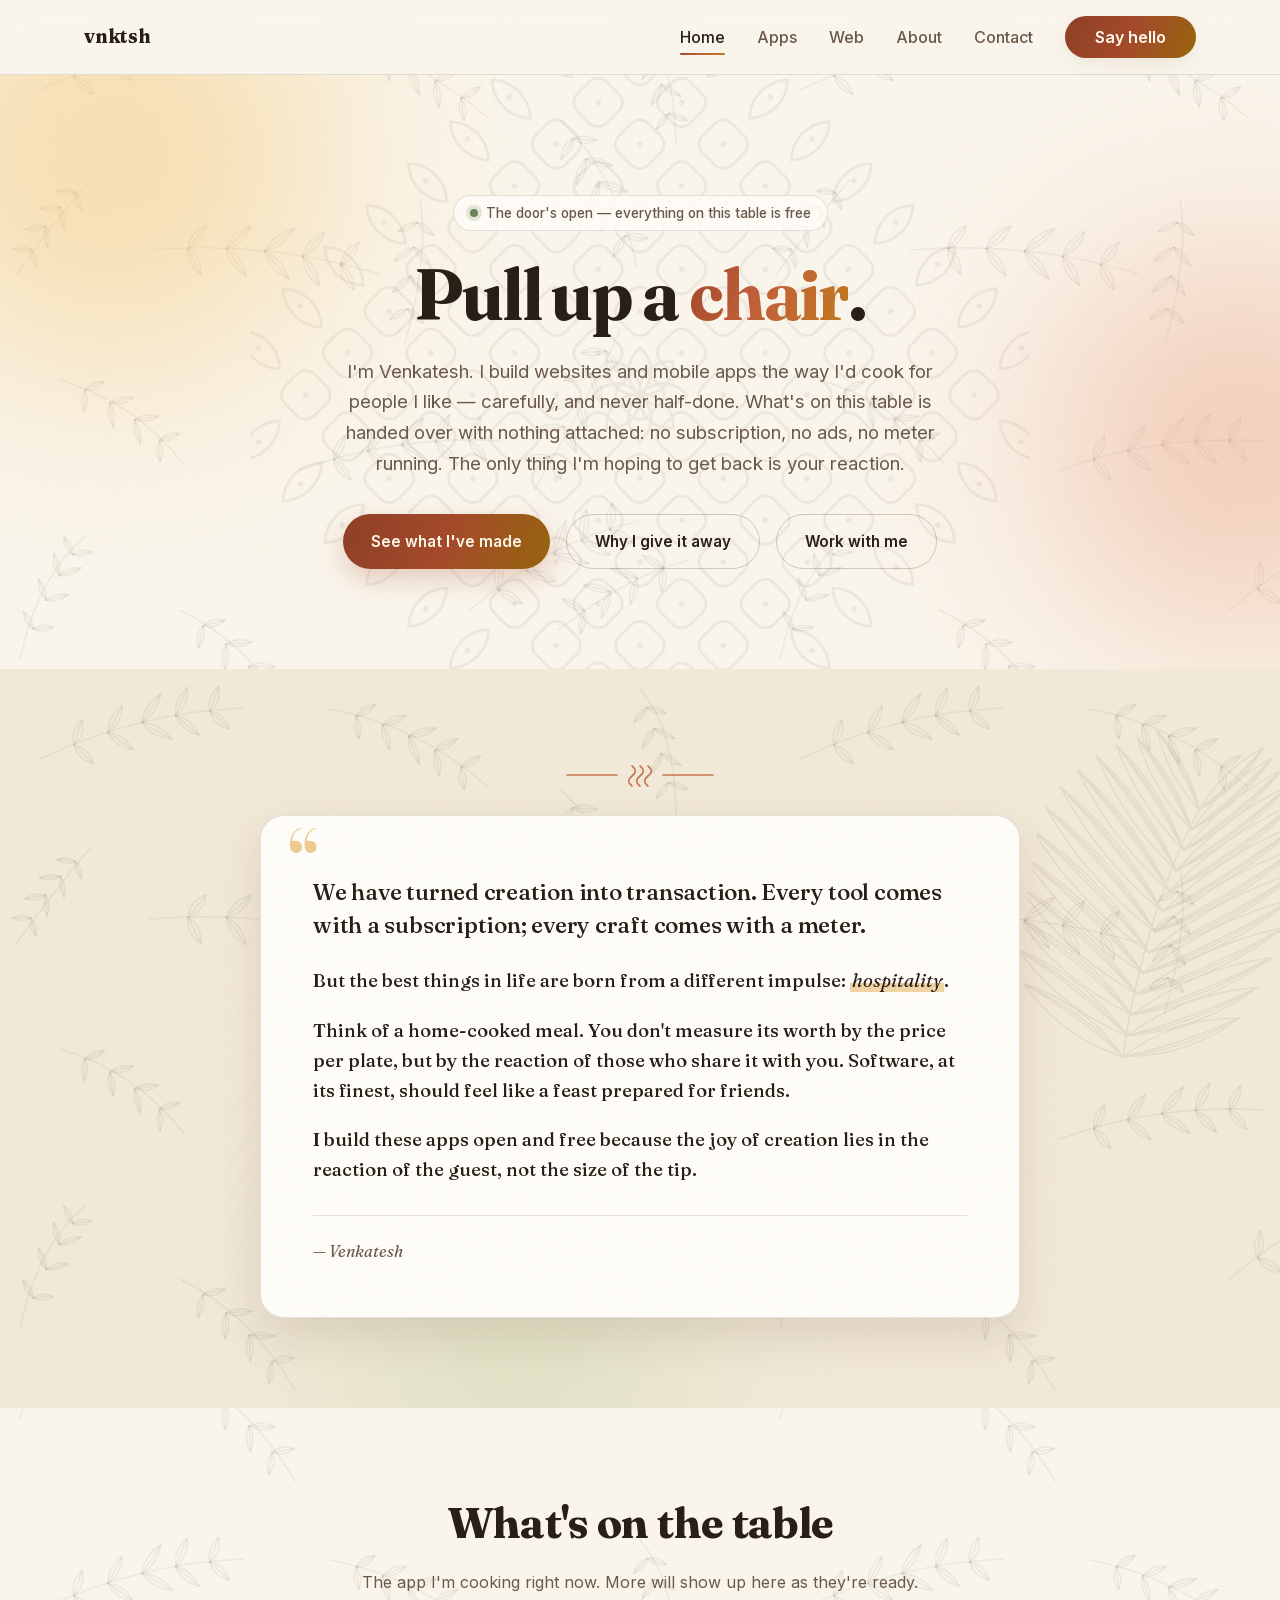
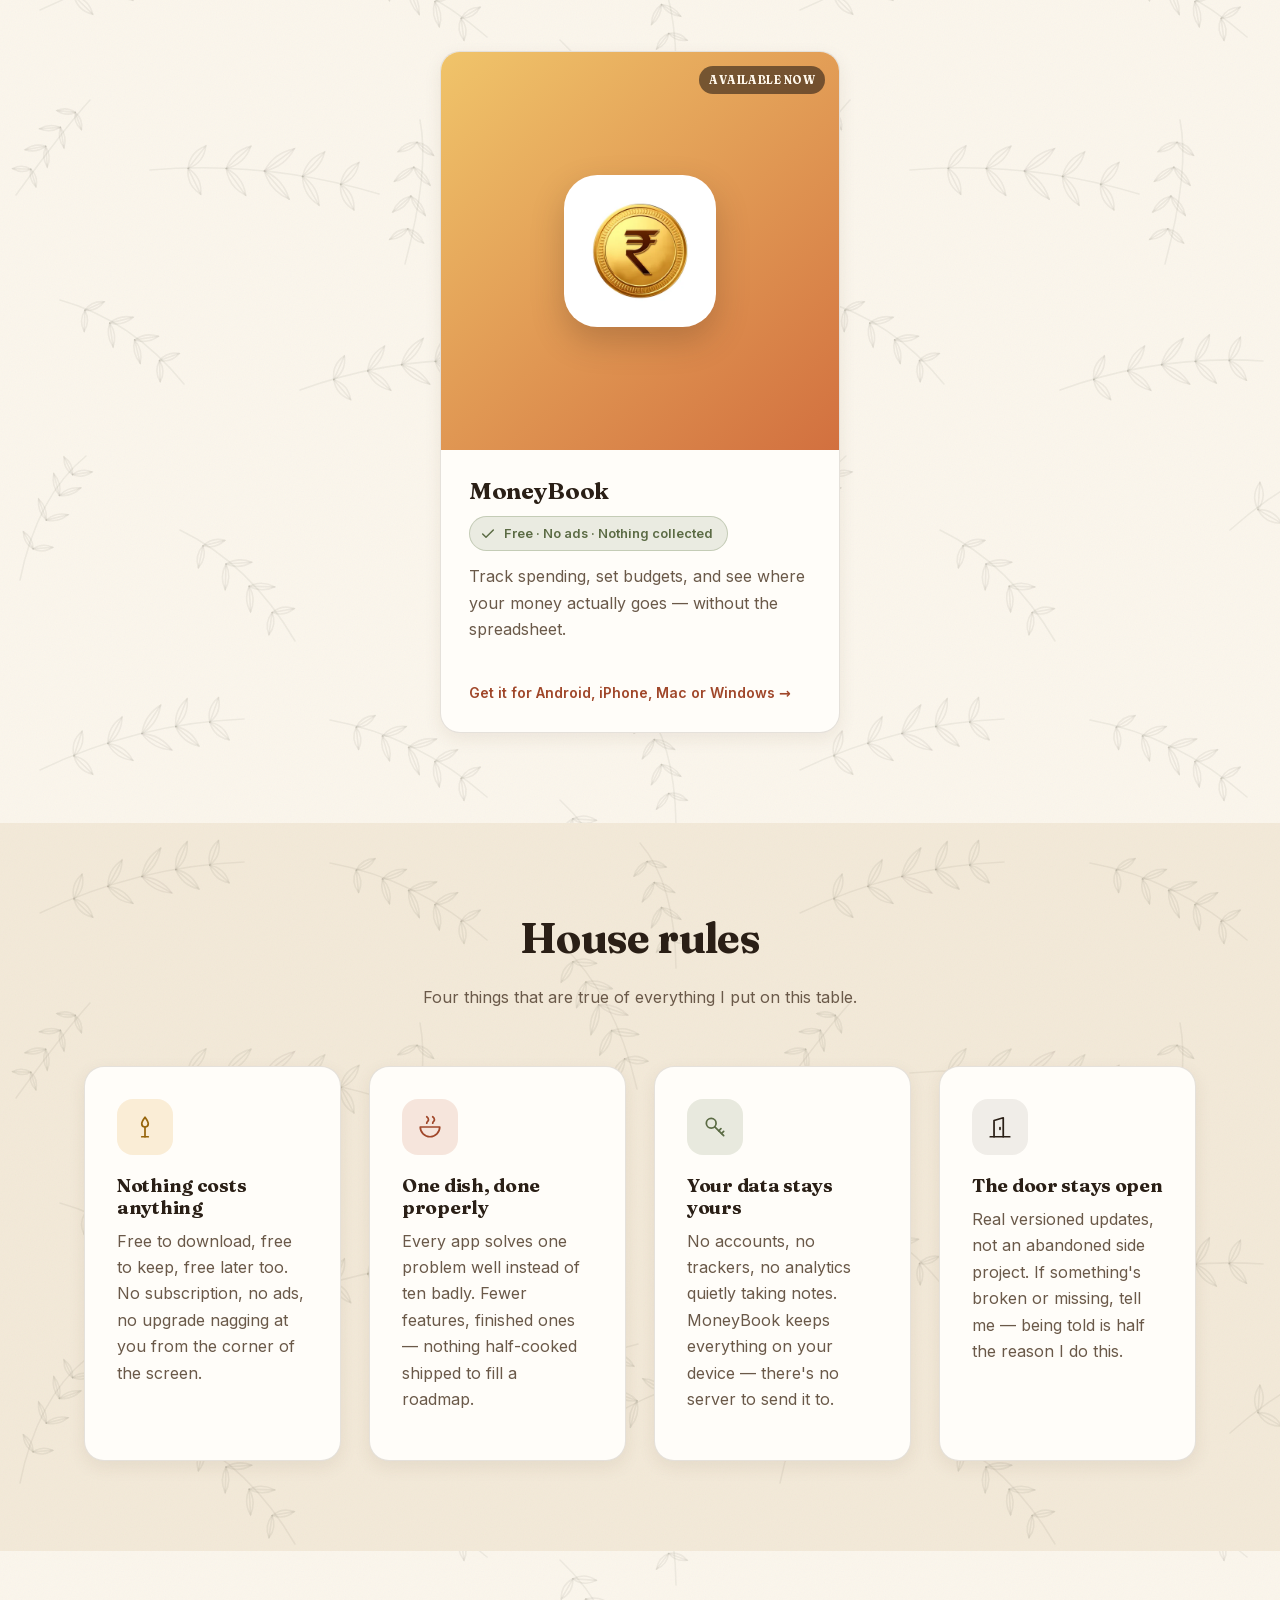
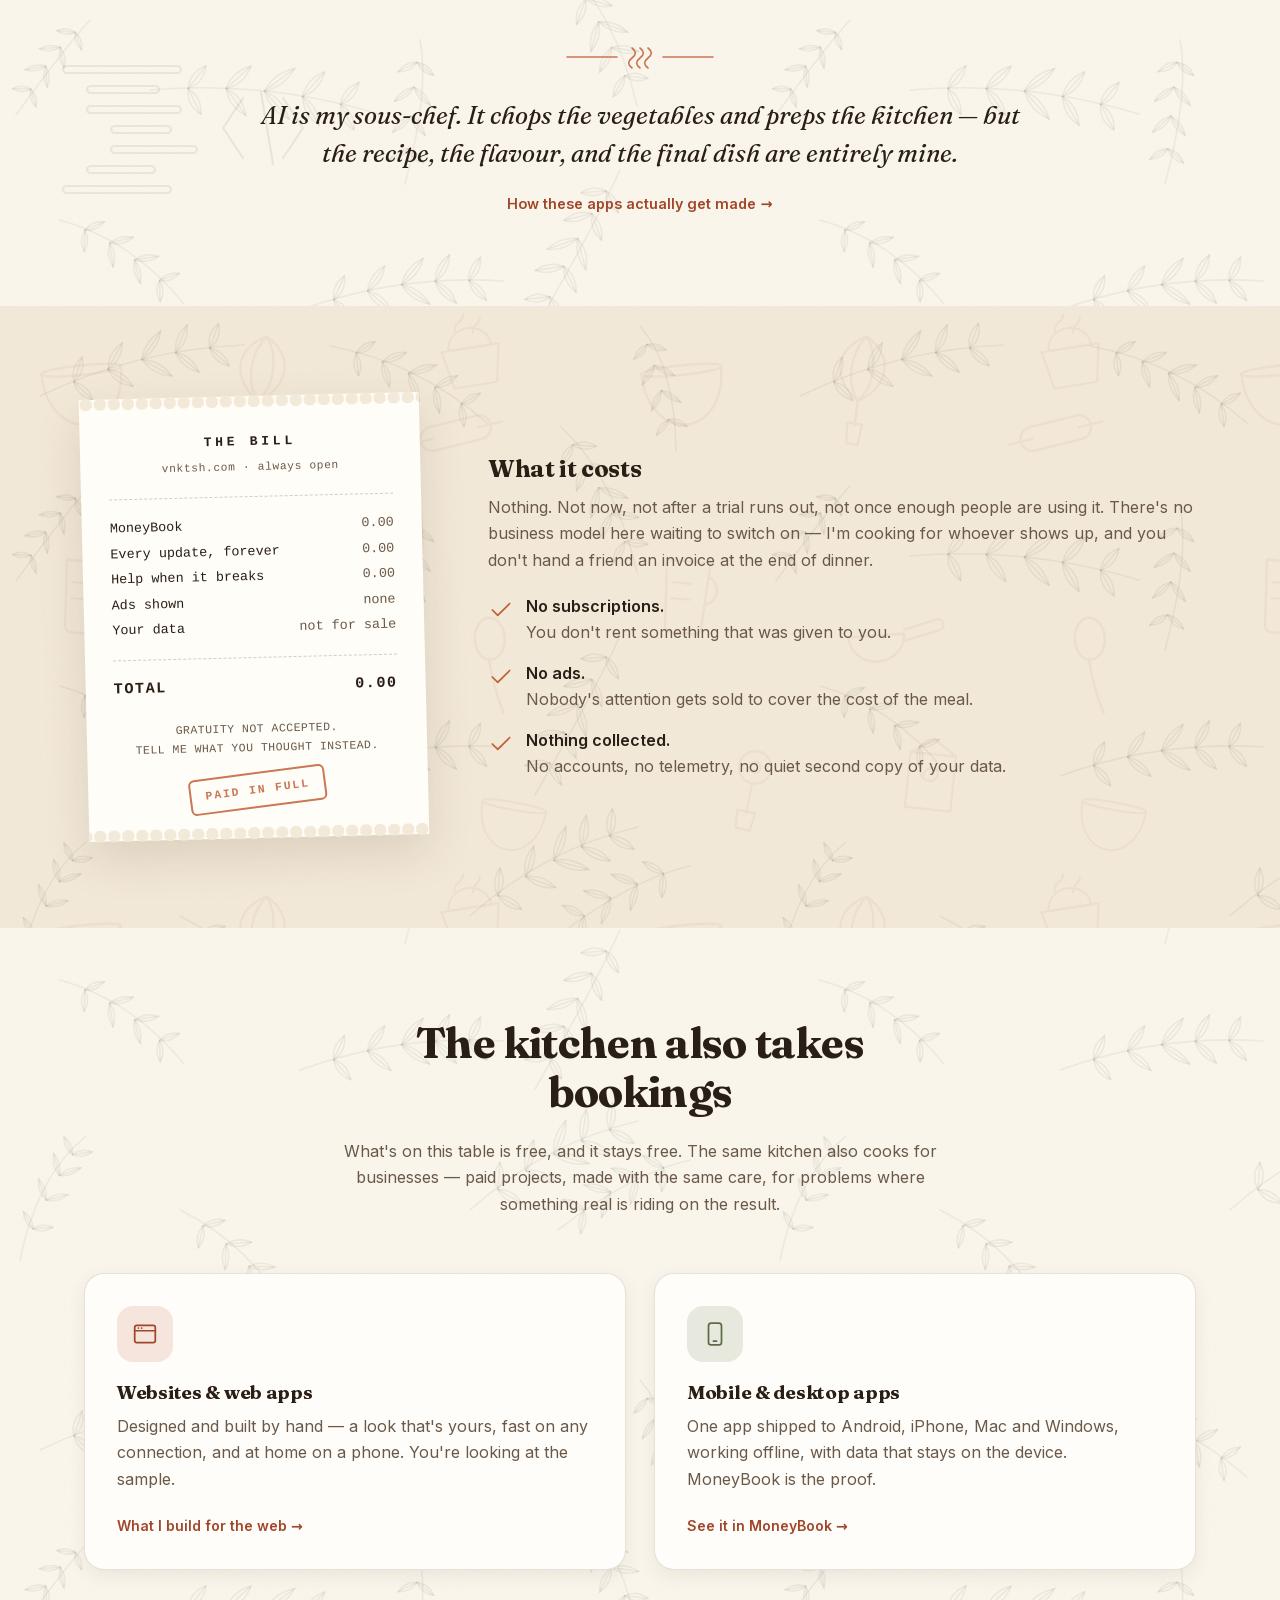
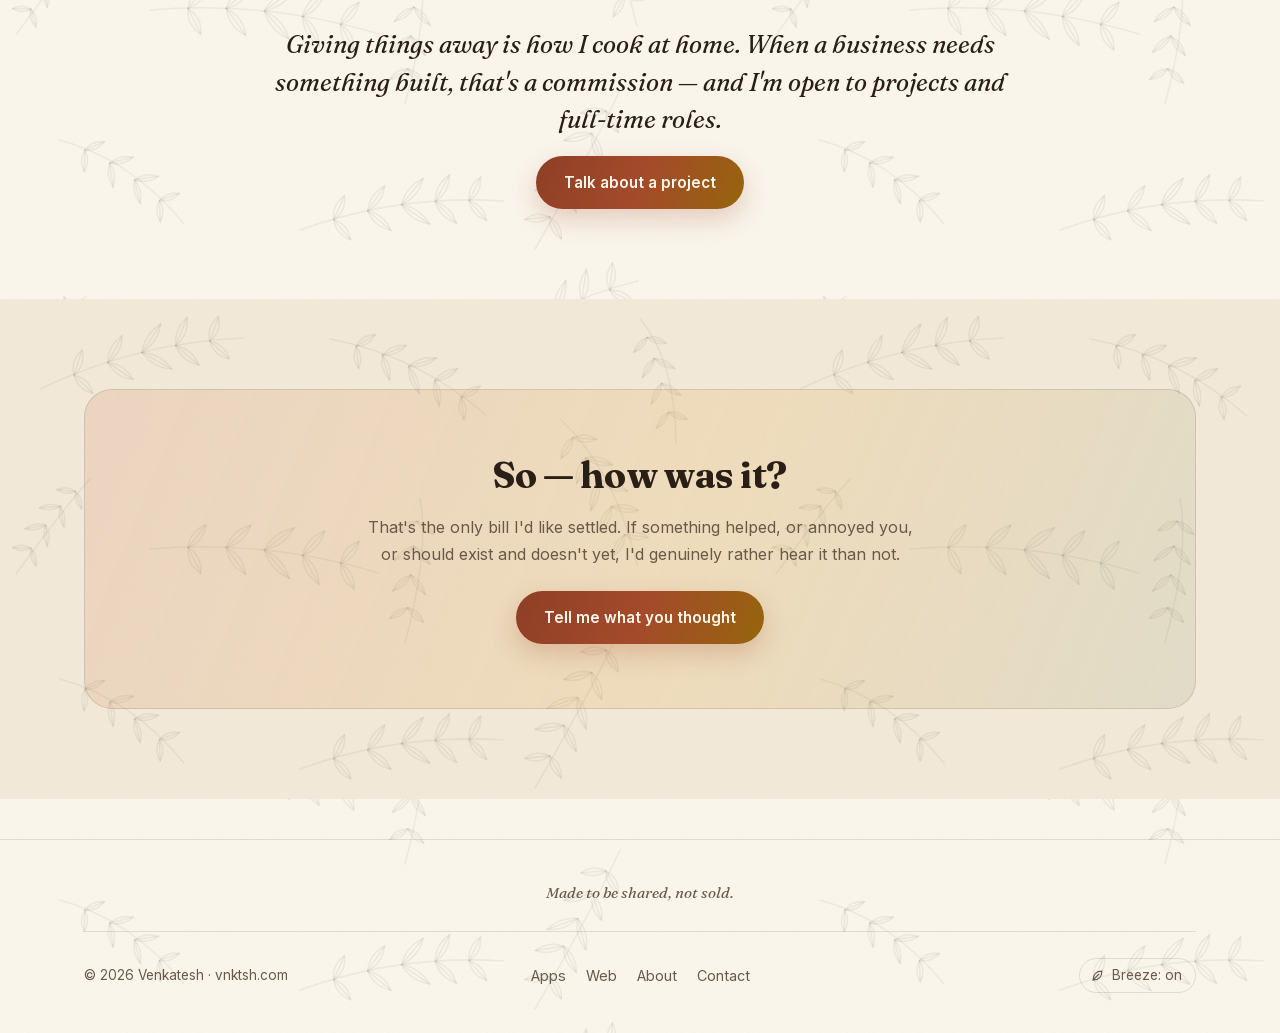
<file: index.html>
<!doctype html>
<html lang="en">
<head>
  <meta charset="UTF-8" />
  <meta name="viewport" content="width=device-width, initial-scale=1.0" />
  <title>Venkatesh — Web &amp; Mobile Apps, made like a meal for friends</title>
  <meta name="description" content="Venkatesh builds websites, web apps and mobile apps. Some are given away free — no ads, nothing collected — and he takes on paid projects for businesses too." />
  <meta name="theme-color" content="#fbf6ec" />
  <link rel="canonical" href="https://vnktsh.com/" />

  <!-- Social previews (Open Graph + Twitter/X) -->
  <meta property="og:site_name" content="vnktsh" />
  <meta property="og:type" content="website" />
  <meta property="og:url" content="https://vnktsh.com/" />
  <meta property="og:title" content="Venkatesh — Web &amp; Mobile Apps, made like a meal for friends" />
  <meta property="og:description" content="Free apps, no meter running. The joy of creation lies in the reaction of the guest, not the size of the tip." />
  <meta property="og:image" content="https://vnktsh.com/assets/images/og/og-site.jpg" />
  <meta property="og:image:width" content="1200" />
  <meta property="og:image:height" content="630" />
  <meta property="og:image:alt" content="vnktsh.com — apps, made like a meal for friends" />
  <meta name="twitter:card" content="summary_large_image" />

  <script type="application/ld+json">
  {
    "@context": "https://schema.org",
    "@type": "WebSite",
    "@id": "https://vnktsh.com/#website",
    "url": "https://vnktsh.com/",
    "name": "vnktsh",
    "alternateName": "vnktsh.com",
    "publisher": {
      "@id": "https://vnktsh.com/#person"
    }
  }
  </script>

  <script type="application/ld+json">
  {
    "@context": "https://schema.org",
    "@type": "Person",
    "@id": "https://vnktsh.com/#person",
    "name": "Venkatesh",
    "url": "https://vnktsh.com/about.html",
    "jobTitle": "Web and mobile app developer",
    "knowsAbout": ["Web development", "Web design", "Mobile app development", "Flutter", "Accessibility", "SEO"],
    "image": "https://vnktsh.com/assets/images/venkatesh-portrait.jpg",
    "sameAs": [
      "https://www.linkedin.com/in/venkateshkathirvel/"
    ]
  }
  </script>
  <link rel="icon" type="image/svg+xml" href="assets/favicon.svg" />


  <link rel="preload" href="assets/fonts/fraunces-latin.woff2" as="font" type="font/woff2" crossorigin />
  <link rel="preload" href="assets/fonts/inter-latin.woff2" as="font" type="font/woff2" crossorigin />

  <link rel="stylesheet" href="css/style.css?v=26" />
</head>
<body>

  <header class="site-header">
    <nav class="nav">
      <a href="index.html" class="logo">
        vnktsh
      </a>
      <ul class="nav-links">
        <li><a href="index.html" class="active">Home</a></li>
        <li><a href="apps.html">Apps</a></li>
        <li><a href="web.html">Web</a></li>
        <li><a href="about.html">About</a></li>
        <li><a href="contact.html">Contact</a></li>
        <li><a href="contact.html" class="nav-cta">Say hello</a></li>
      </ul>
      <button class="nav-toggle" aria-label="Toggle menu" aria-expanded="false">
        <span></span><span></span><span></span>
      </button>
    </nav>
  </header>

  <main>
    <!-- ================= HERO ================= -->
    <section class="hero">
      <div class="blob blob-1"></div>
      <div class="blob blob-2"></div>
      <div class="container hero-inner">
        <span class="eyebrow"><span class="dot"></span> The door's open — everything on this table is free</span>
        <h1>Pull up a <span class="gradient-text">chair</span>.</h1>
        <p class="lead">
          I'm Venkatesh. I build websites and mobile apps the way I'd cook for people I
          like — carefully, and never half-done. What's on this table is handed over with
          nothing attached: no subscription, no ads, no meter running. The only thing I'm
          hoping to get back is your reaction.
        </p>
        <div class="hero-actions">
          <a href="apps.html" class="btn btn-primary">See what I've made</a>
          <a href="about.html" class="btn btn-ghost">Why I give it away</a>
          <a href="#bookings" class="btn btn-ghost">Work with me</a>
        </div>
      </div>
    </section>

    <!-- ================= MANIFESTO =================
         The core of the site. Everything else on vnktsh.com is
         downstream of this — if a section stops agreeing with it,
         change the section, not this. -->
    <section class="section section-alt reveal has-frond">
      <div class="blob blob-3"></div>
      <div class="container">
        <svg class="ornament" viewBox="0 0 150 30" aria-hidden="true">
          <line x1="2" y1="16" x2="52" y2="16" />
          <line x1="98" y1="16" x2="148" y2="16" />
          <path class="steam-rise" d="M67 27c-4.5-3.5-4.5-6.5 0-10s4.5-6.5 0-10" />
          <path class="steam-rise" d="M75 27c-4.5-3.5-4.5-6.5 0-10s4.5-6.5 0-10" />
          <path class="steam-rise" d="M83 27c-4.5-3.5-4.5-6.5 0-10s4.5-6.5 0-10" />
        </svg>

        <blockquote class="manifesto">
          <p>
            We have turned creation into transaction. Every tool comes with a
            subscription; every craft comes with a meter.
          </p>
          <p>
            But the best things in life are born from a different impulse:
            <em>hospitality</em>.
          </p>
          <p>
            Think of a home-cooked meal. You don't measure its worth by the price per
            plate, but by the reaction of those who share it with you. Software, at its
            finest, should feel like a feast prepared for friends.
          </p>
          <p>
            I build these apps open and free because the joy of creation lies in the
            reaction of the guest, not the size of the tip.
          </p>
          <footer class="manifesto-sign">— Venkatesh</footer>
        </blockquote>
      </div>
    </section>

    <!-- ================= FEATURED APP ================= -->
    <section class="section reveal">
      <div class="container">
        <div class="section-head">
          <h2>What's on the table</h2>
          <p>The app I'm cooking right now. More will show up here as they're ready.</p>
        </div>

        <div class="grid grid-1">
          <!-- MoneyBook — whole card links to its detail page -->
          <a href="apps/money-book/index.html" class="app-card">
            <div class="app-card-media">
              <span class="badge">Available now</span>
              <img class="app-icon" src="assets/images/moneybook-icon-320.webp" width="320" height="320" alt="MoneyBook app icon" />
            </div>
            <div class="app-card-body">
              <h3>MoneyBook</h3>
              <span class="price-line">
                <svg class="ico" viewBox="0 0 24 24" aria-hidden="true"><path d="M20 6 9 17l-5-5"/></svg>
                Free · No ads · Nothing collected
              </span>
              <p>Track spending, set budgets, and see where your money actually goes — without the spreadsheet.</p>
              <div class="app-links">
                <span class="link-cta">Get it for Android, iPhone, Mac or Windows →</span>
              </div>
            </div>
          </a>
        </div>
      </div>
    </section>

    <!-- ================= HOUSE RULES ================= -->
    <section class="section section-alt reveal">
      <div class="container">
        <div class="section-head">
          <h2>House rules</h2>
          <p>Four things that are true of everything I put on this table.</p>
        </div>
        <div class="grid grid-4">

          <div class="card">
            <div class="icon-tile tile-amber">
              <svg class="ico" viewBox="0 0 24 24" aria-hidden="true">
                <path d="M9 21h6" />
                <path d="M12 21v-9" />
                <path d="M12 12c-1.7 0-3-1.3-3-2.9C9 6.9 12 3 12 3s3 3.9 3 6.1c0 1.6-1.3 2.9-3 2.9Z" />
              </svg>
            </div>
            <h3>Nothing costs anything</h3>
            <p>Free to download, free to keep, free later too. No subscription, no ads, no upgrade nagging at you from the corner of the screen.</p>
          </div>

          <div class="card">
            <div class="icon-tile tile-terracotta">
              <svg class="ico" viewBox="0 0 24 24" aria-hidden="true">
                <path d="M3 12h18a9 9 0 0 1-18 0Z" />
                <path d="M9 8.5c0-1.6 1.6-1.6 1.6-3.2S9 2.5 9 2.5" />
                <path d="M14.5 8.5c0-1.6 1.6-1.6 1.6-3.2s-1.6-2.8-1.6-2.8" />
              </svg>
            </div>
            <h3>One dish, done properly</h3>
            <p>Every app solves one problem well instead of ten badly. Fewer features, finished ones — nothing half-cooked shipped to fill a roadmap.</p>
          </div>

          <div class="card">
            <div class="icon-tile tile-sage">
              <svg class="ico" viewBox="0 0 24 24" aria-hidden="true">
                <circle cx="8.5" cy="8.5" r="4.5" />
                <path d="M11.8 11.8 20 20" />
                <path d="m15.5 15.5 2-2" />
                <path d="m18 18 2-2" />
              </svg>
            </div>
            <h3>Your data stays yours</h3>
            <p>No accounts, no trackers, no analytics quietly taking notes. MoneyBook keeps everything on your device — there's no server to send it to.</p>
          </div>

          <div class="card">
            <div class="icon-tile tile-ink">
              <svg class="ico" viewBox="0 0 24 24" aria-hidden="true">
                <path d="M3 21h18" />
                <path d="M15 21V3.5L6.5 6v15" />
                <path d="M12 12.5v1.6" />
              </svg>
            </div>
            <h3>The door stays open</h3>
            <p>Real versioned updates, not an abandoned side project. If something's broken or missing, tell me — being told is half the reason I do this.</p>
          </div>

        </div>
      </div>
    </section>

    <!-- ================= SOUS-CHEF ================= -->
    <section class="section reveal has-code">
      <div class="container">
        <div class="quiet-band">
          <svg class="ornament" viewBox="0 0 150 30" aria-hidden="true">
            <line x1="2" y1="16" x2="52" y2="16" />
            <line x1="98" y1="16" x2="148" y2="16" />
            <path class="steam-rise" d="M67 27c-4.5-3.5-4.5-6.5 0-10s4.5-6.5 0-10" />
            <path class="steam-rise" d="M75 27c-4.5-3.5-4.5-6.5 0-10s4.5-6.5 0-10" />
            <path class="steam-rise" d="M83 27c-4.5-3.5-4.5-6.5 0-10s4.5-6.5 0-10" />
          </svg>
          <p>
            AI is my sous-chef. It chops the vegetables and preps the kitchen — but the
            recipe, the flavour, and the final dish are entirely mine.
          </p>
          <a href="about.html#sous-chef">How these apps actually get made →</a>
        </div>
      </div>
    </section>

    <!-- ================= THE BILL ================= -->
    <section class="section section-alt reveal has-utensils">
      <div class="container">
        <div class="bill-grid">

          <div class="receipt">
            <p class="receipt-title">The Bill</p>
            <p class="receipt-sub">vnktsh.com · always open</p>
            <ul class="receipt-lines">
              <li><span>MoneyBook</span><span>0.00</span></li>
              <li><span>Every update, forever</span><span>0.00</span></li>
              <li><span>Help when it breaks</span><span>0.00</span></li>
              <li><span>Ads shown</span><span>none</span></li>
              <li><span>Your data</span><span>not for sale</span></li>
            </ul>
            <div class="receipt-total"><span>Total</span><span>0.00</span></div>
            <p class="receipt-foot">
              Gratuity not accepted.<br />
              Tell me what you thought instead.
            </p>
            <span class="receipt-stamp">Paid in full</span>
          </div>

          <div>
            <h2>What it costs</h2>
            <p>
              Nothing. Not now, not after a trial runs out, not once enough people are
              using it. There's no business model here waiting to switch on — I'm cooking
              for whoever shows up, and you don't hand a friend an invoice at the end of
              dinner.
            </p>
            <ul class="plain-list">
              <li>
                <svg class="ico" viewBox="0 0 24 24" aria-hidden="true"><path d="M20 6 9 17l-5-5"/></svg>
                <span><strong>No subscriptions.</strong> You don't rent something that was given to you.</span>
              </li>
              <li>
                <svg class="ico" viewBox="0 0 24 24" aria-hidden="true"><path d="M20 6 9 17l-5-5"/></svg>
                <span><strong>No ads.</strong> Nobody's attention gets sold to cover the cost of the meal.</span>
              </li>
              <li>
                <svg class="ico" viewBox="0 0 24 24" aria-hidden="true"><path d="M20 6 9 17l-5-5"/></svg>
                <span><strong>Nothing collected.</strong> No accounts, no telemetry, no quiet second copy of your data.</span>
              </li>
            </ul>
          </div>

        </div>
      </div>
    </section>

    <!-- ================= BOOKINGS (paid work) =================
         Deliberately placed after the manifesto, the free app and the bill:
         the free work is the argument, this is the "and I can be hired"
         footnote. Keep the tone quiet — no pricing, no sales copy. -->
    <section class="section reveal" id="bookings">
      <div class="container">
        <div class="section-head">
          <h2>The kitchen also takes bookings</h2>
          <p>
            What's on this table is free, and it stays free. The same kitchen also cooks for
            businesses — paid projects, made with the same care, for problems where
            something real is riding on the result.
          </p>
        </div>
        <div class="grid grid-2">
          <a href="web.html" class="card">
            <div class="icon-tile tile-terracotta">
              <svg class="ico" viewBox="0 0 24 24" aria-hidden="true">
                <rect x="2.5" y="4" width="19" height="16" rx="2" />
                <path d="M2.5 9h19" />
                <path d="M6 6.5h.01" />
                <path d="M9 6.5h.01" />
              </svg>
            </div>
            <h3>Websites &amp; web apps</h3>
            <p>Designed and built by hand — a look that's yours, fast on any connection, and at home on a phone. You're looking at the sample.</p>
            <span class="link-cta">What I build for the web →</span>
          </a>
          <a href="apps/money-book/index.html" class="card">
            <div class="icon-tile tile-sage">
              <svg class="ico" viewBox="0 0 24 24" aria-hidden="true">
                <rect x="6" y="2" width="12" height="20" rx="2.5" />
                <path d="M10.5 18.5h3" />
              </svg>
            </div>
            <h3>Mobile &amp; desktop apps</h3>
            <p>One app shipped to Android, iPhone, Mac and Windows, working offline, with data that stays on the device. MoneyBook is the proof.</p>
            <span class="link-cta">See it in MoneyBook →</span>
          </a>
        </div>
        <div class="quiet-band" style="margin-top:56px;">
          <p>
            Giving things away is how I cook at home. When a business needs something
            built, that's a commission — and I'm open to projects and full-time roles.
          </p>
          <a href="contact.html?about=work" class="btn btn-primary">Talk about a project</a>
        </div>
      </div>
    </section>

    <!-- ================= CTA ================= -->
    <section class="section section-alt reveal">
      <div class="container">
        <div class="cta-band">
          <h2>So — how was it?</h2>
          <p>
            That's the only bill I'd like settled. If something helped, or annoyed you, or
            should exist and doesn't yet, I'd genuinely rather hear it than not.
          </p>
          <a href="contact.html" class="btn btn-primary">Tell me what you thought</a>
        </div>
      </div>
    </section>
  </main>

  <footer class="site-footer">
    <div class="container">
      <p class="footer-creed">Made to be shared, not sold.</p>
      <div class="footer-inner">
        <span class="footer-note">© <span id="year"></span> Venkatesh · vnktsh.com</span>
        <ul class="footer-links">
          <li><a href="apps.html">Apps</a></li>
          <li><a href="web.html">Web</a></li>
          <li><a href="about.html">About</a></li>
          <li><a href="contact.html">Contact</a></li>
        </ul>
      </div>
    </div>
  </footer>

  <button class="back-to-top" aria-label="Back to top">↑</button>

  <script src="js/main.js?v=6"></script>
  <script>document.getElementById('year').textContent = new Date().getFullYear();</script>
</body>
</html>
</file>
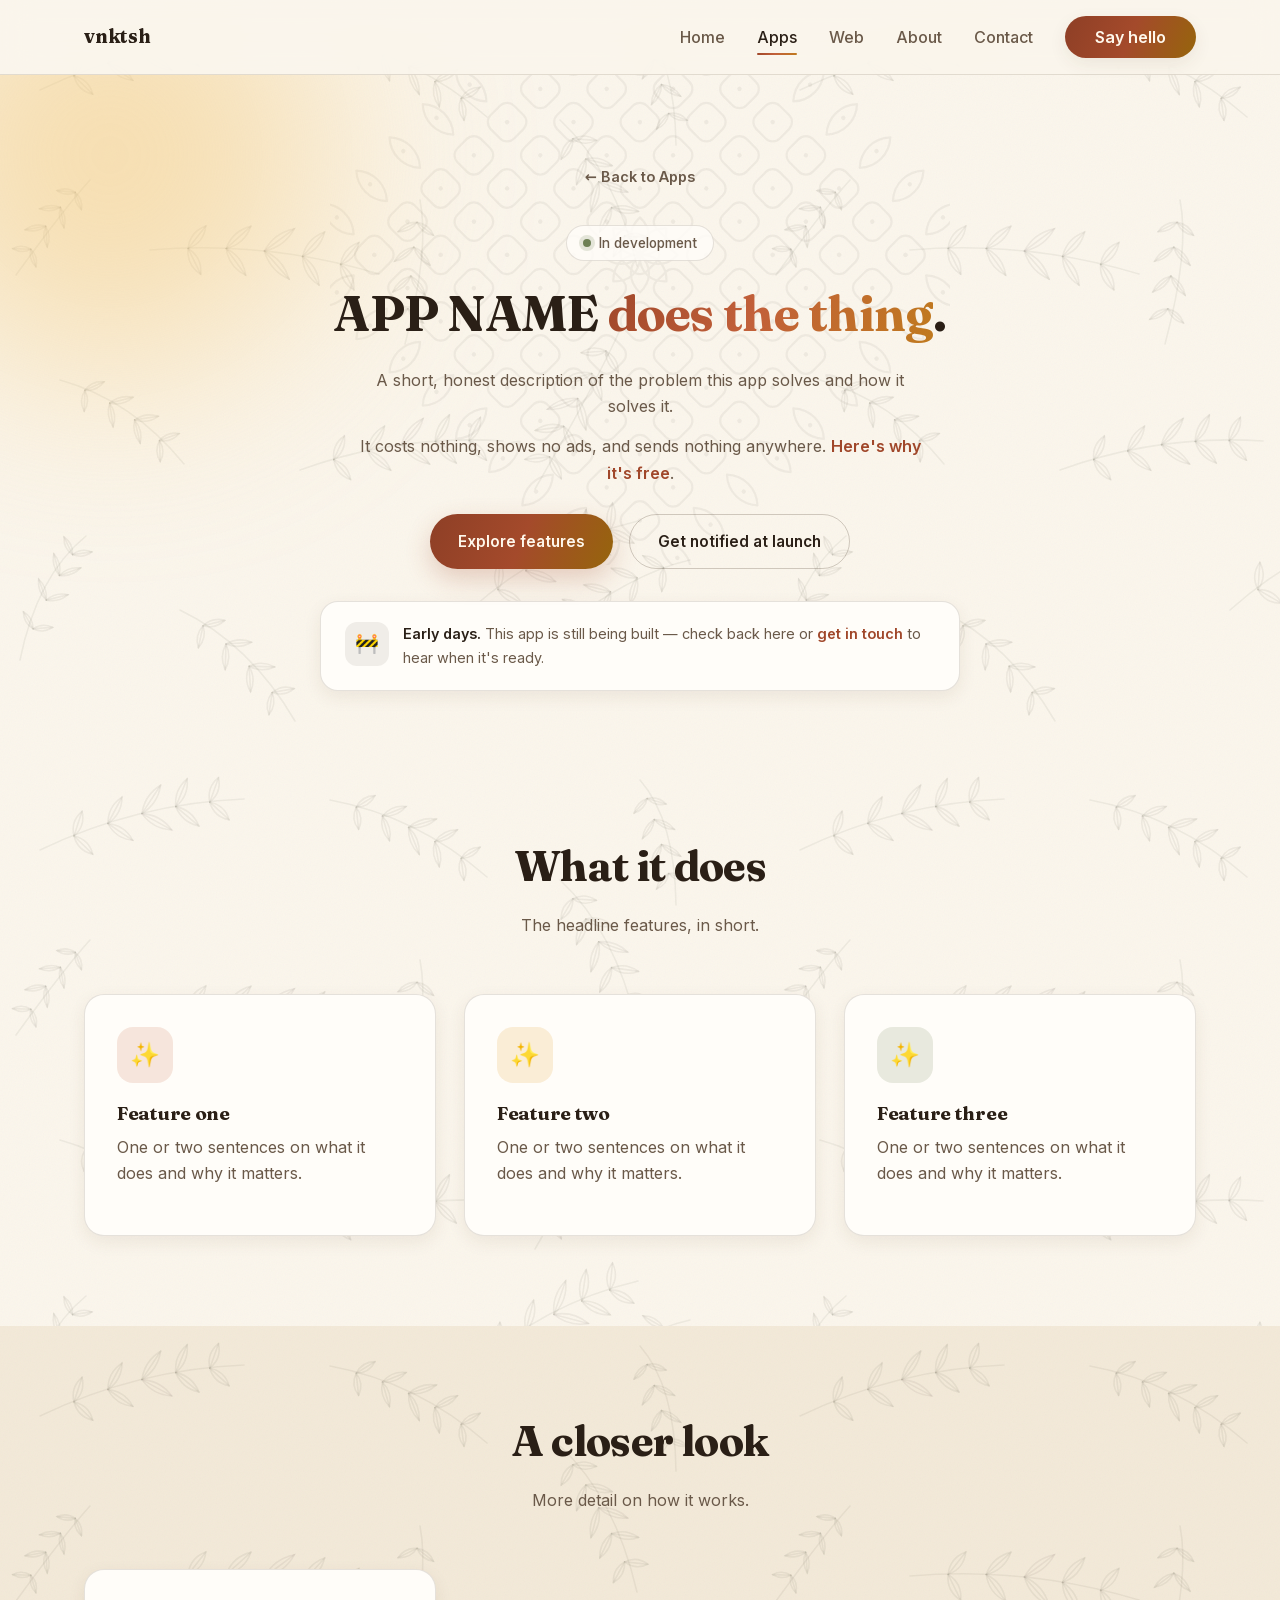
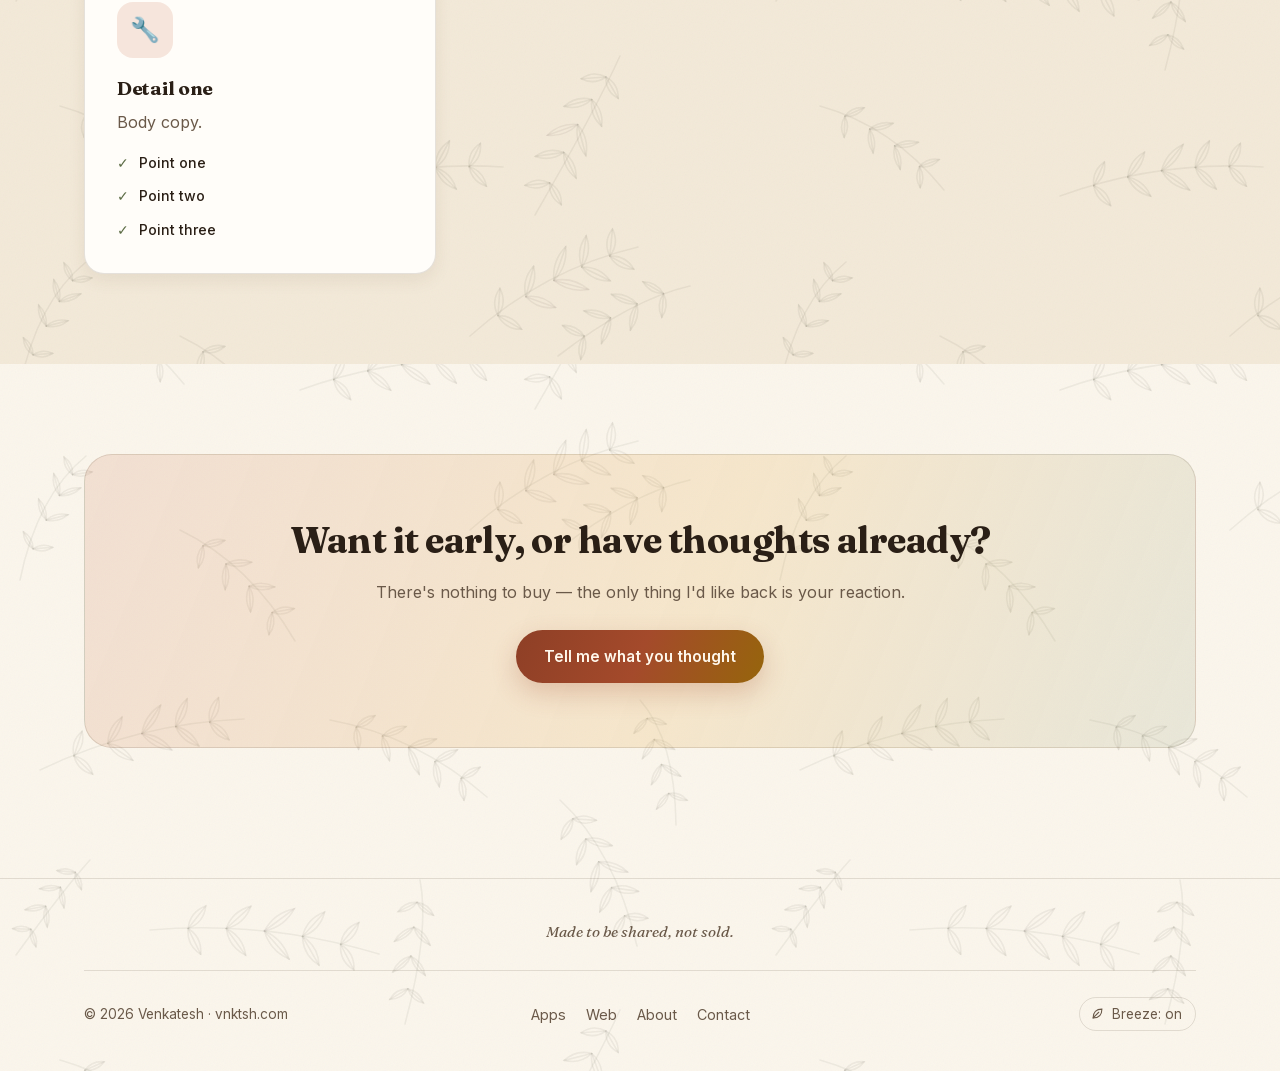
<file: apps/_template/index.html>
<!doctype html>
<!--
  TEMPLATE — copy this whole apps/_template/ folder to apps/<app-slug>/
  and fill in every block marked EDIT:. This becomes that app's own detail
  page, opened from a "Learn more" link on its card in apps.html and (if
  it's the featured app) index.html. See "Adding a new app" in README.md.
-->
<html lang="en">
<head>
  <meta charset="UTF-8" />
  <meta name="viewport" content="width=device-width, initial-scale=1.0" />
  <!-- EDIT: title -->
  <title>APP NAME — Venkatesh</title>
  <!-- EDIT: one-sentence description -->
  <meta name="description" content="APP NAME is a ... for ..." />
  <meta name="theme-color" content="#fbf6ec" />
  <!-- EDIT: canonical + social previews — replace app-slug, and repeat the
       title/description. Also add this page to /sitemap.xml. For the share
       image, add a card to tools/og/card.html and run tools/og/render.sh. -->
  <link rel="canonical" href="https://vnktsh.com/apps/app-slug/" />
  <meta property="og:site_name" content="vnktsh" />
  <meta property="og:type" content="website" />
  <meta property="og:url" content="https://vnktsh.com/apps/app-slug/" />
  <meta property="og:title" content="APP NAME — Venkatesh" />
  <meta property="og:description" content="APP NAME is a ... for ..." />
  <meta property="og:image" content="https://vnktsh.com/assets/images/og/og-site.jpg" />
  <meta property="og:image:width" content="1200" />
  <meta property="og:image:height" content="630" />
  <meta name="twitter:card" content="summary_large_image" />
  <!-- EDIT: copy the SoftwareApplication JSON-LD block from
       apps/money-book/index.html and fill it in for this app. -->
  <link rel="icon" type="image/svg+xml" href="../../assets/favicon.svg" />

  <link rel="preload" href="../../assets/fonts/fraunces-latin.woff2" as="font" type="font/woff2" crossorigin />
  <link rel="preload" href="../../assets/fonts/inter-latin.woff2" as="font" type="font/woff2" crossorigin />

  <link rel="stylesheet" href="../../css/style.css?v=26" />
</head>
<body>

  <header class="site-header">
    <nav class="nav">
      <a href="../../index.html" class="logo">
        vnktsh
      </a>
      <ul class="nav-links">
        <li><a href="../../index.html">Home</a></li>
        <li><a href="../../apps.html" class="active">Apps</a></li>
        <li><a href="../../web.html">Web</a></li>
        <li><a href="../../about.html">About</a></li>
        <li><a href="../../contact.html">Contact</a></li>
        <li><a href="../../contact.html" class="nav-cta">Say hello</a></li>
      </ul>
      <button class="nav-toggle" aria-label="Toggle menu" aria-expanded="false">
        <span></span><span></span><span></span>
      </button>
    </nav>
  </header>

  <main>
    <section class="page-hero">
      <div class="blob blob-1"></div>
      <div class="container">
        <a href="../../apps.html" class="back-link">← Back to Apps</a>
        <!-- EDIT: status eyebrow — "In development", "Coming soon", "Live now", etc. -->
        <span class="eyebrow"><span class="dot"></span> In development</span>
        <!-- EDIT: headline -->
        <h1>APP NAME <span class="gradient-text">does the thing</span>.</h1>
        <!-- EDIT: one-paragraph pitch -->
        <p>
          A short, honest description of the problem this app solves and how it solves it.
        </p>
        <!-- Keep the price line: free is the house rule, and stating it is the point. -->
        <p style="max-width:580px;margin:0 auto 28px;">
          It costs nothing, shows no ads, and sends nothing anywhere.
          <a href="../../about.html" style="color:var(--link);font-weight:600;">Here's why it's free</a>.
        </p>
        <div class="hero-actions">
          <a href="#features" class="btn btn-primary">Explore features</a>
          <a href="../../contact.html" class="btn btn-ghost">Get notified at launch</a>
        </div>

        <!-- EDIT: status banner — what stage it's at, or delete this block if not needed yet -->
        <div class="status-banner">
          <span class="icon-tile tile-ink">🚧</span>
          <p>
            <strong>Early days.</strong> This app is still being built —
            check back here or <a href="../../contact.html">get in touch</a>
            to hear when it's ready.
          </p>
        </div>
      </div>
    </section>

    <!-- ================= FEATURE HIGHLIGHTS ================= -->
    <!-- EDIT: 3–6 top features. Reuse this card 3x per row (grid-3). -->
    <section class="section reveal" id="features">
      <div class="container">
        <div class="section-head">
          <h2>What it does</h2>
          <p>The headline features, in short.</p>
        </div>
        <div class="grid grid-3">
          <div class="card">
            <div class="icon-tile tile-terracotta">✨</div>
            <h3>Feature one</h3>
            <p>One or two sentences on what it does and why it matters.</p>
          </div>
          <div class="card">
            <div class="icon-tile tile-amber">✨</div>
            <h3>Feature two</h3>
            <p>One or two sentences on what it does and why it matters.</p>
          </div>
          <div class="card">
            <div class="icon-tile tile-sage">✨</div>
            <h3>Feature three</h3>
            <p>One or two sentences on what it does and why it matters.</p>
          </div>
        </div>
      </div>
    </section>

    <!-- ================= DEEPER FEATURE GROUP (optional) ================= -->
    <!-- EDIT: duplicate this whole <section> for more feature categories, or delete it -->
    <section class="section section-alt reveal">
      <div class="container">
        <div class="section-head">
          <h2>A closer look</h2>
          <p>More detail on how it works.</p>
        </div>
        <div class="grid grid-3">
          <div class="card">
            <div class="icon-tile tile-terracotta">🔧</div>
            <h3>Detail one</h3>
            <p>Body copy.</p>
            <!-- EDIT: optional checklist — delete <ul> if not needed -->
            <ul class="check-list">
              <li>Point one</li>
              <li>Point two</li>
              <li>Point three</li>
            </ul>
          </div>
        </div>
      </div>
    </section>

    <!-- ================= CTA ================= -->
    <section class="section reveal">
      <div class="container">
        <div class="cta-band">
          <!-- EDIT: CTA copy -->
          <h2>Want it early, or have thoughts already?</h2>
          <p>There's nothing to buy — the only thing I'd like back is your reaction.</p>
          <a href="../../contact.html" class="btn btn-primary">Tell me what you thought</a>
        </div>
      </div>
    </section>
  </main>

  <footer class="site-footer">
    <div class="container">
      <p class="footer-creed">Made to be shared, not sold.</p>
      <div class="footer-inner">
      <span class="footer-note">© <span id="year"></span> Venkatesh · vnktsh.com</span>
      <ul class="footer-links">
        <li><a href="../../apps.html">Apps</a></li>
        <li><a href="../../web.html">Web</a></li>
        <li><a href="../../about.html">About</a></li>
        <li><a href="../../contact.html">Contact</a></li>
      </ul>
      </div>
    </div>
  </footer>

  <button class="back-to-top" aria-label="Back to top">↑</button>

  <script src="../../js/main.js?v=6"></script>
  <script>document.getElementById('year').textContent = new Date().getFullYear();</script>
</body>
</html>
</file>
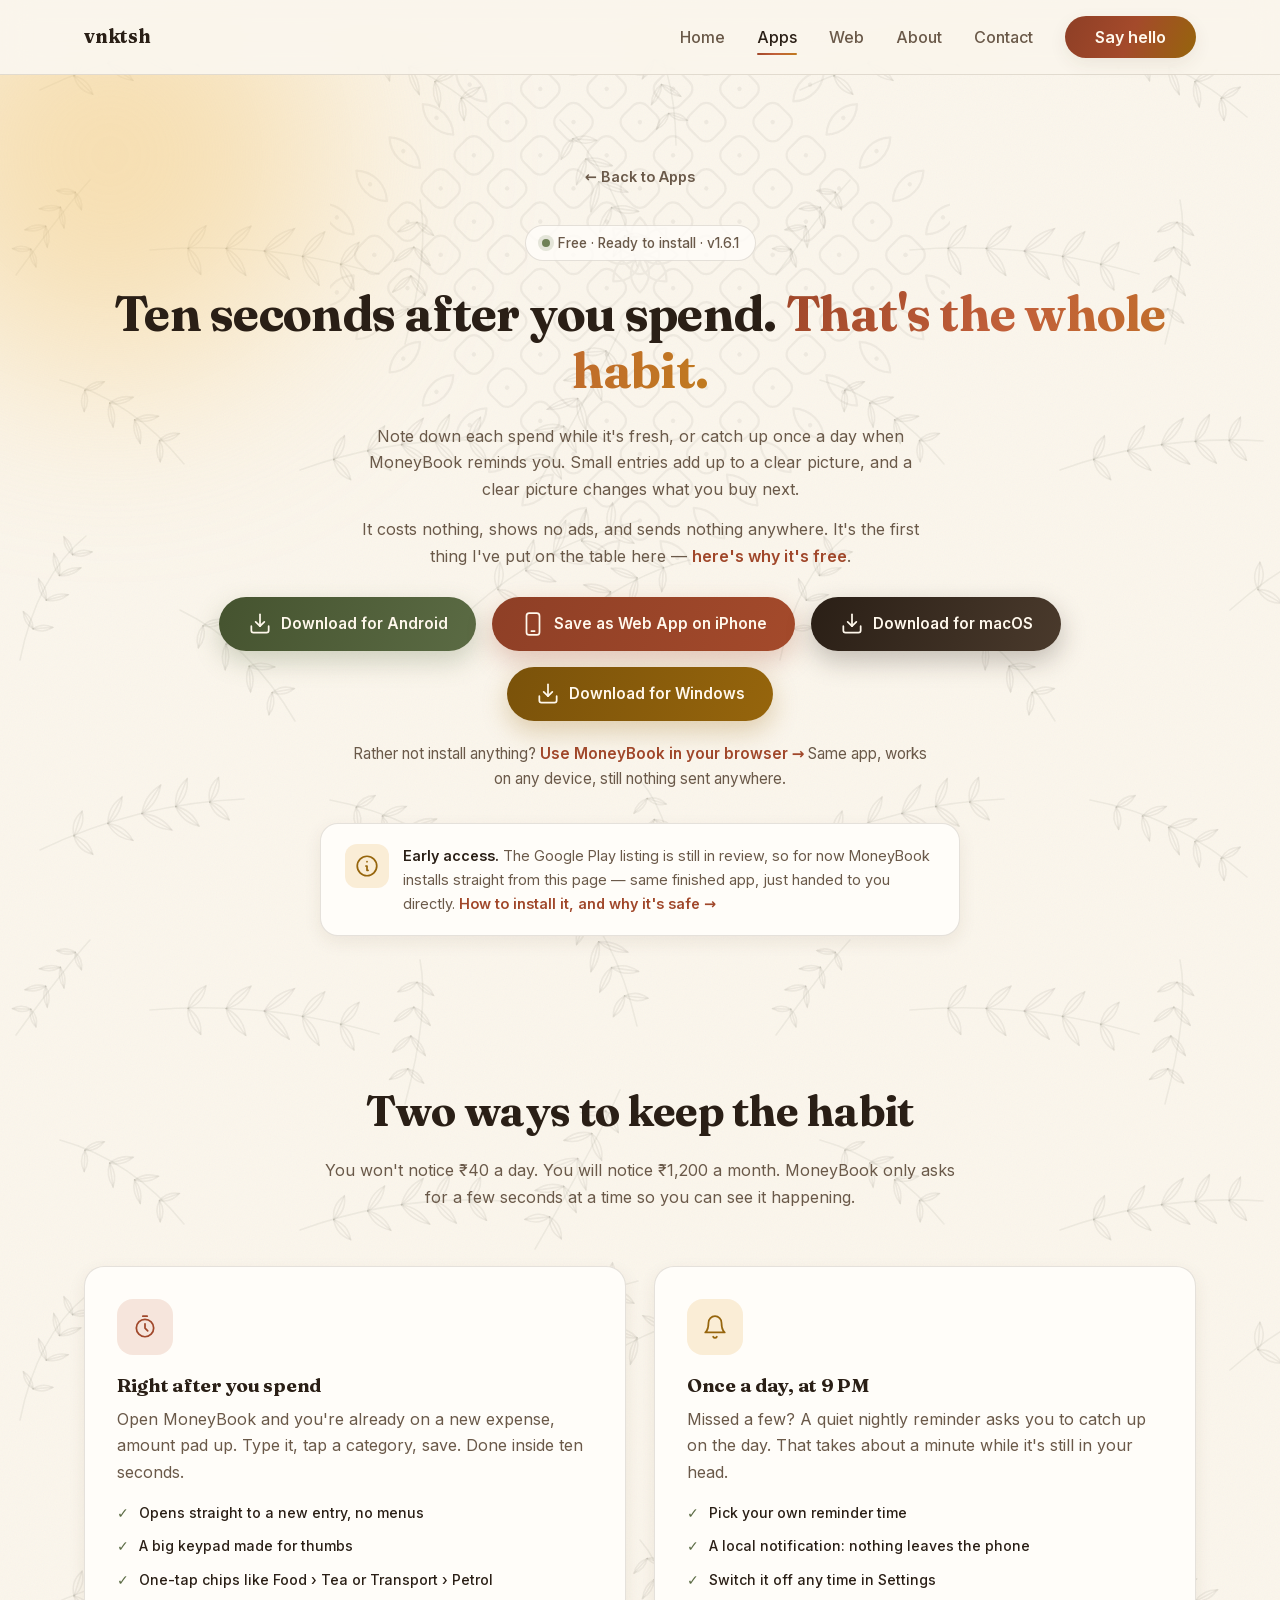
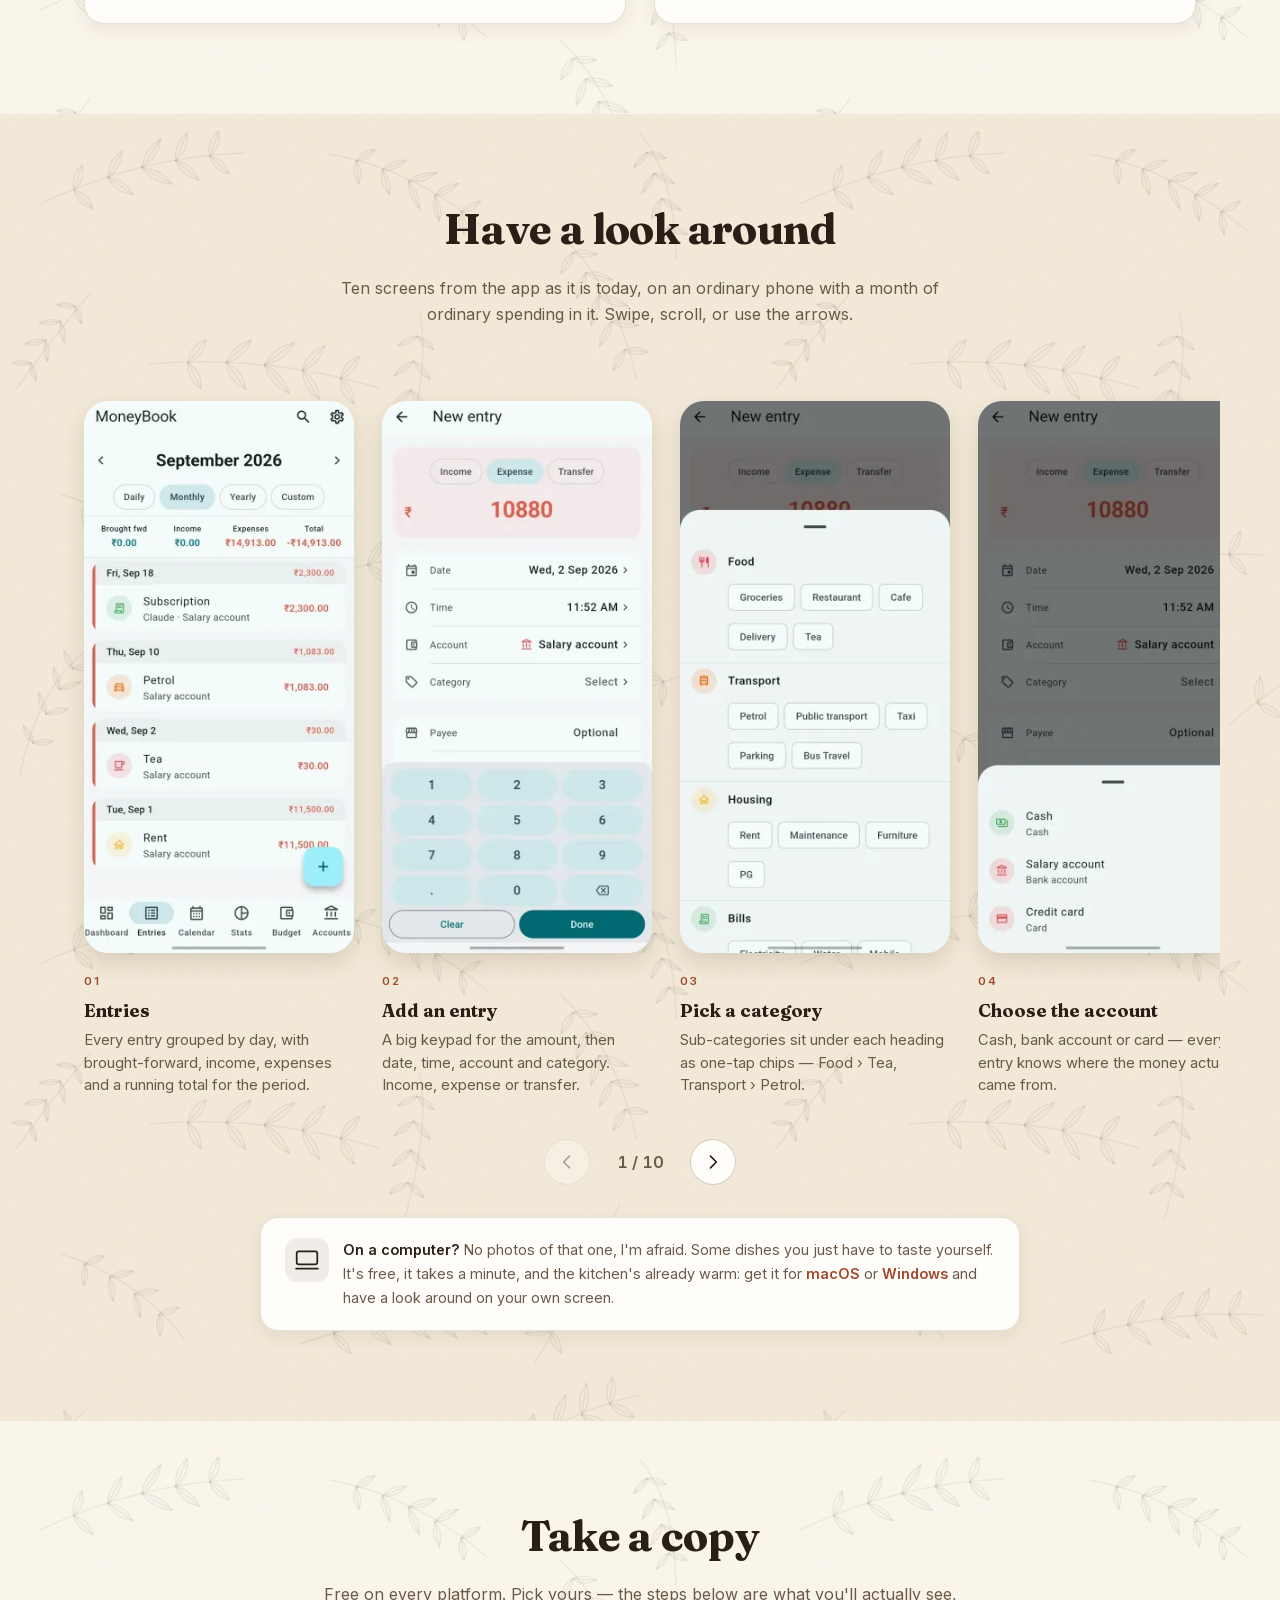
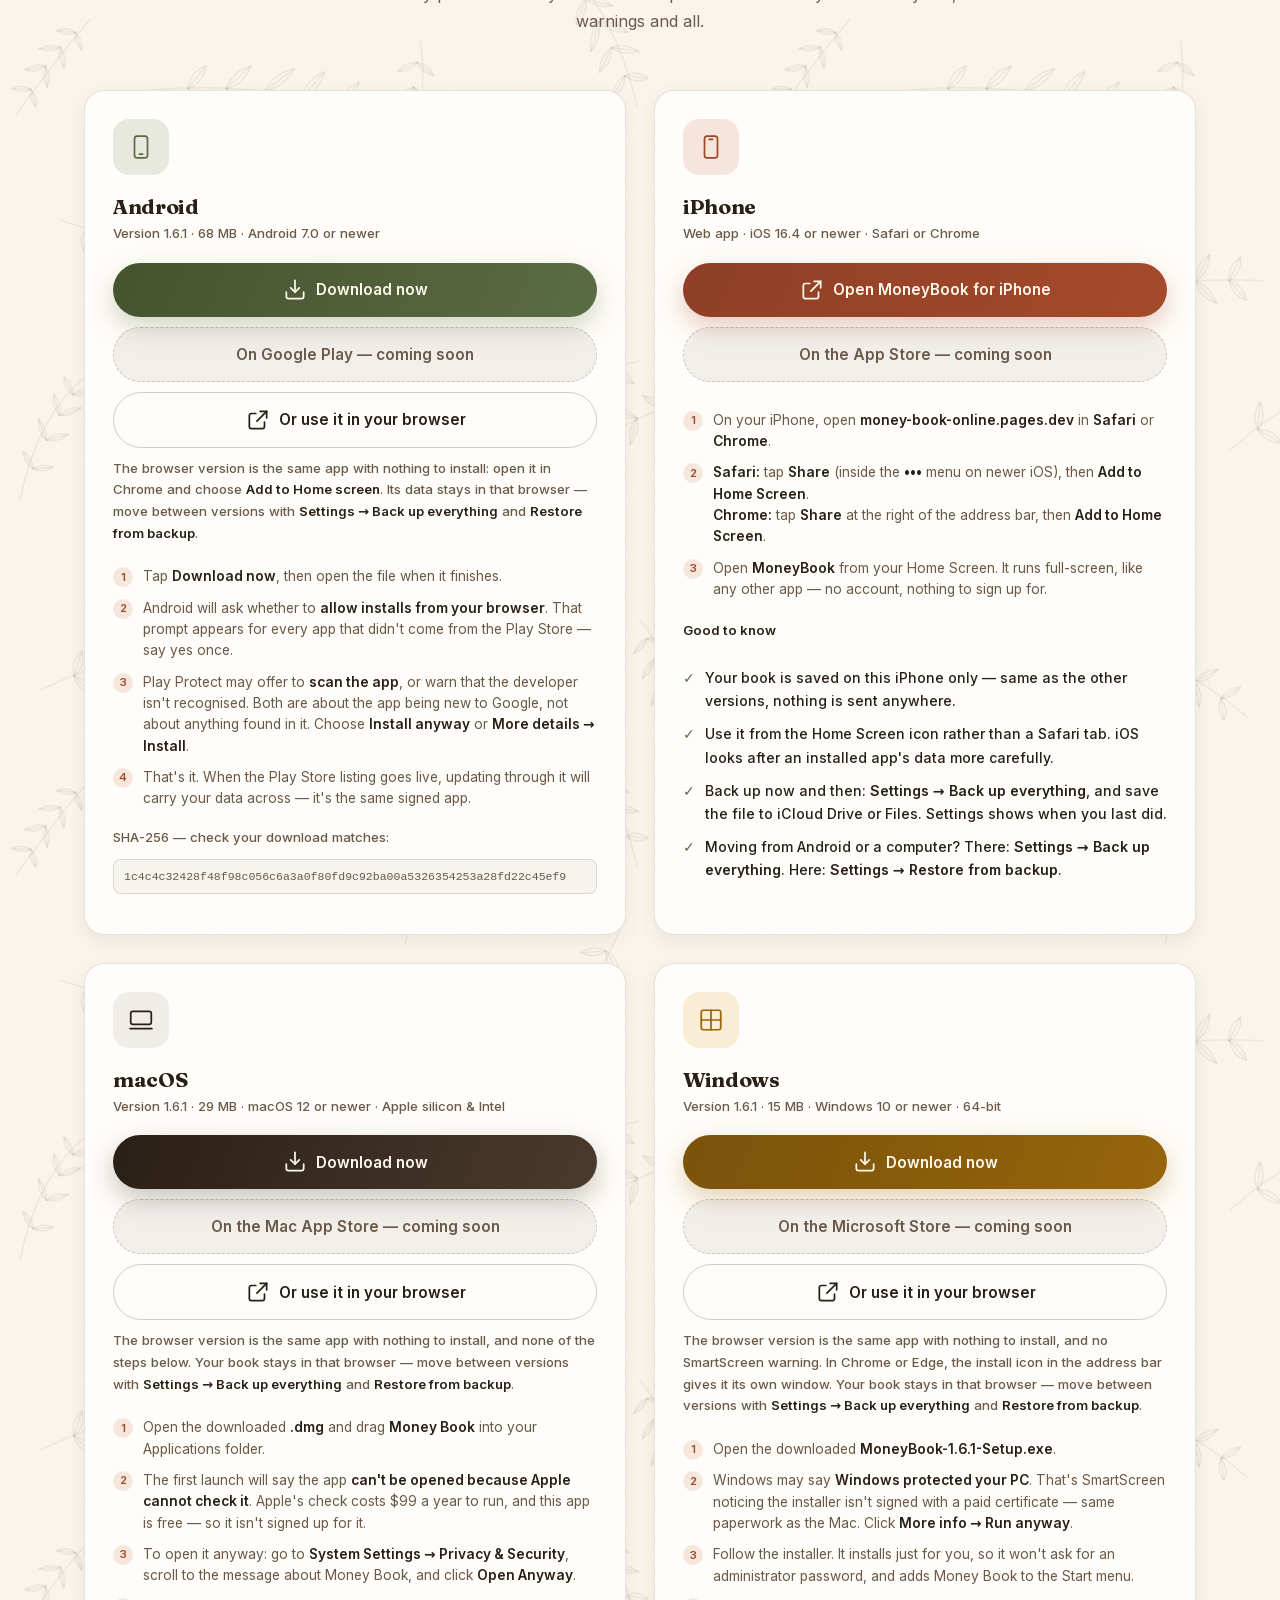
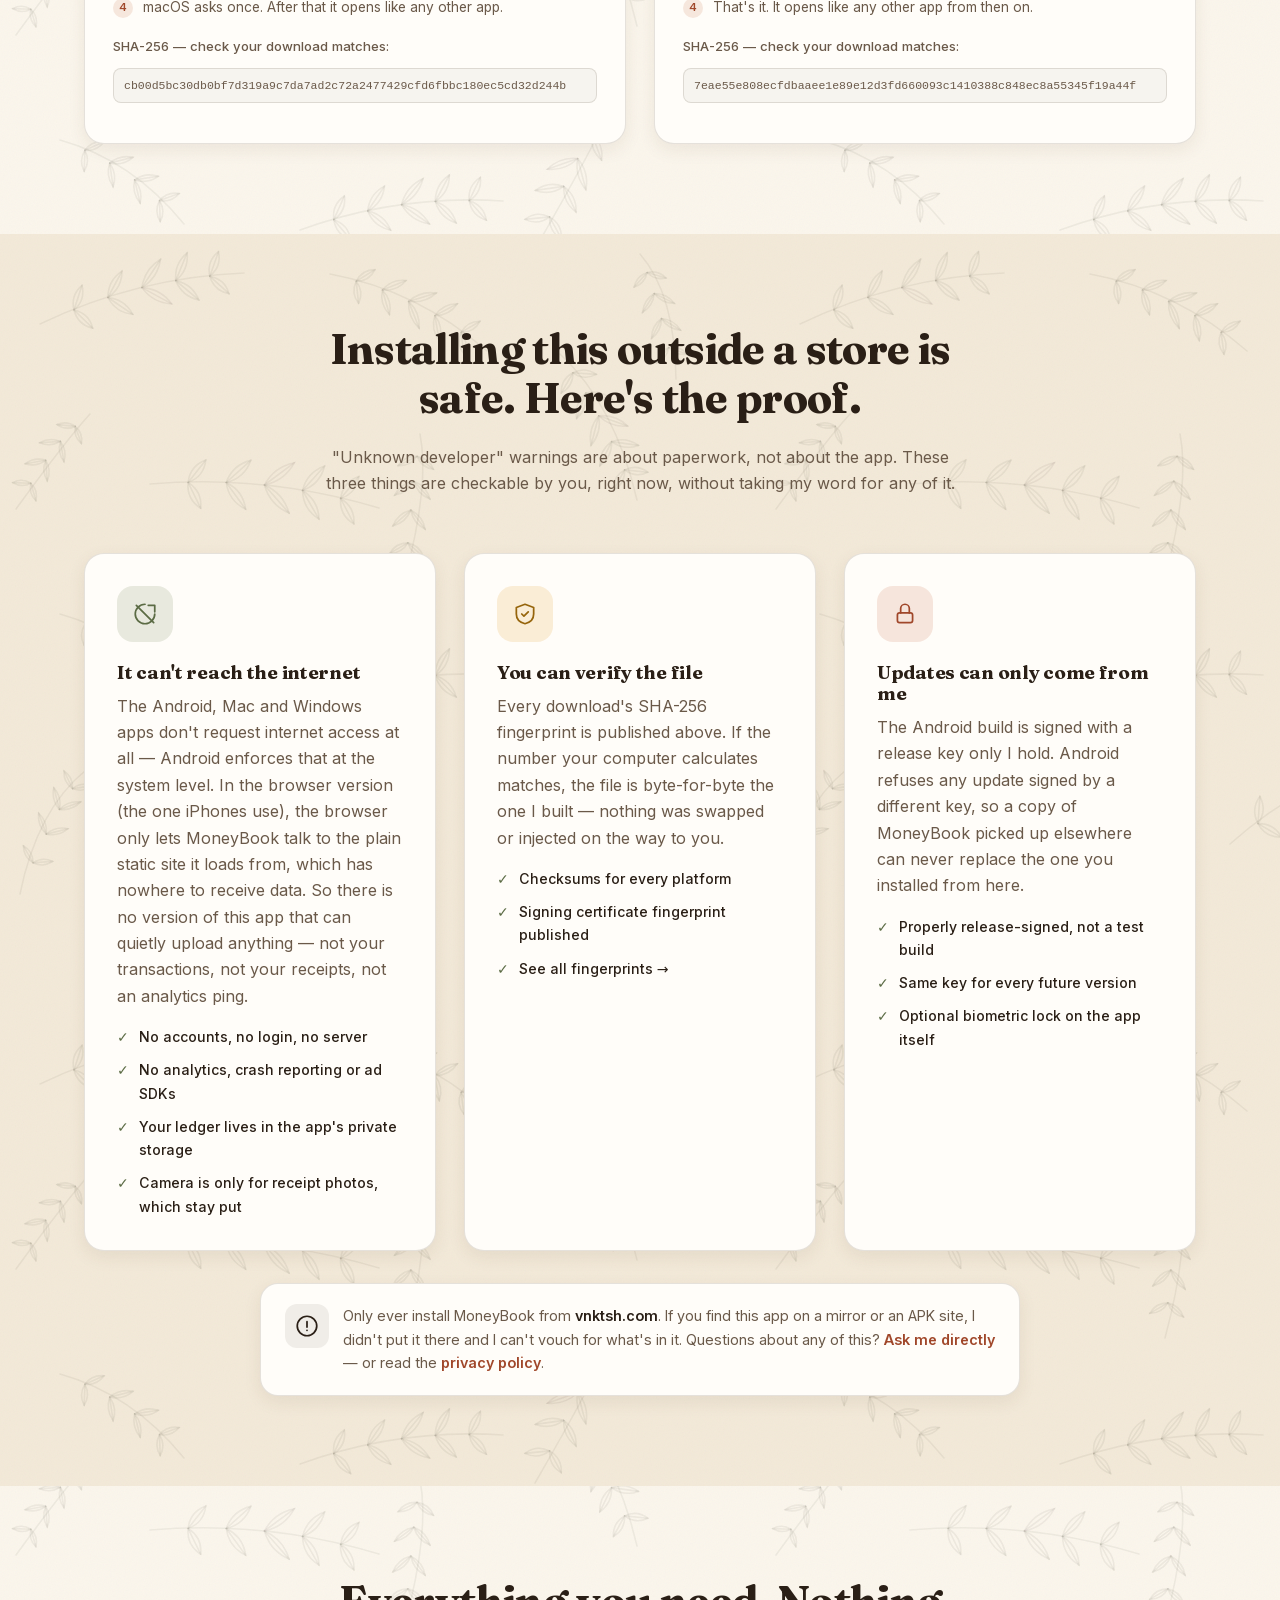
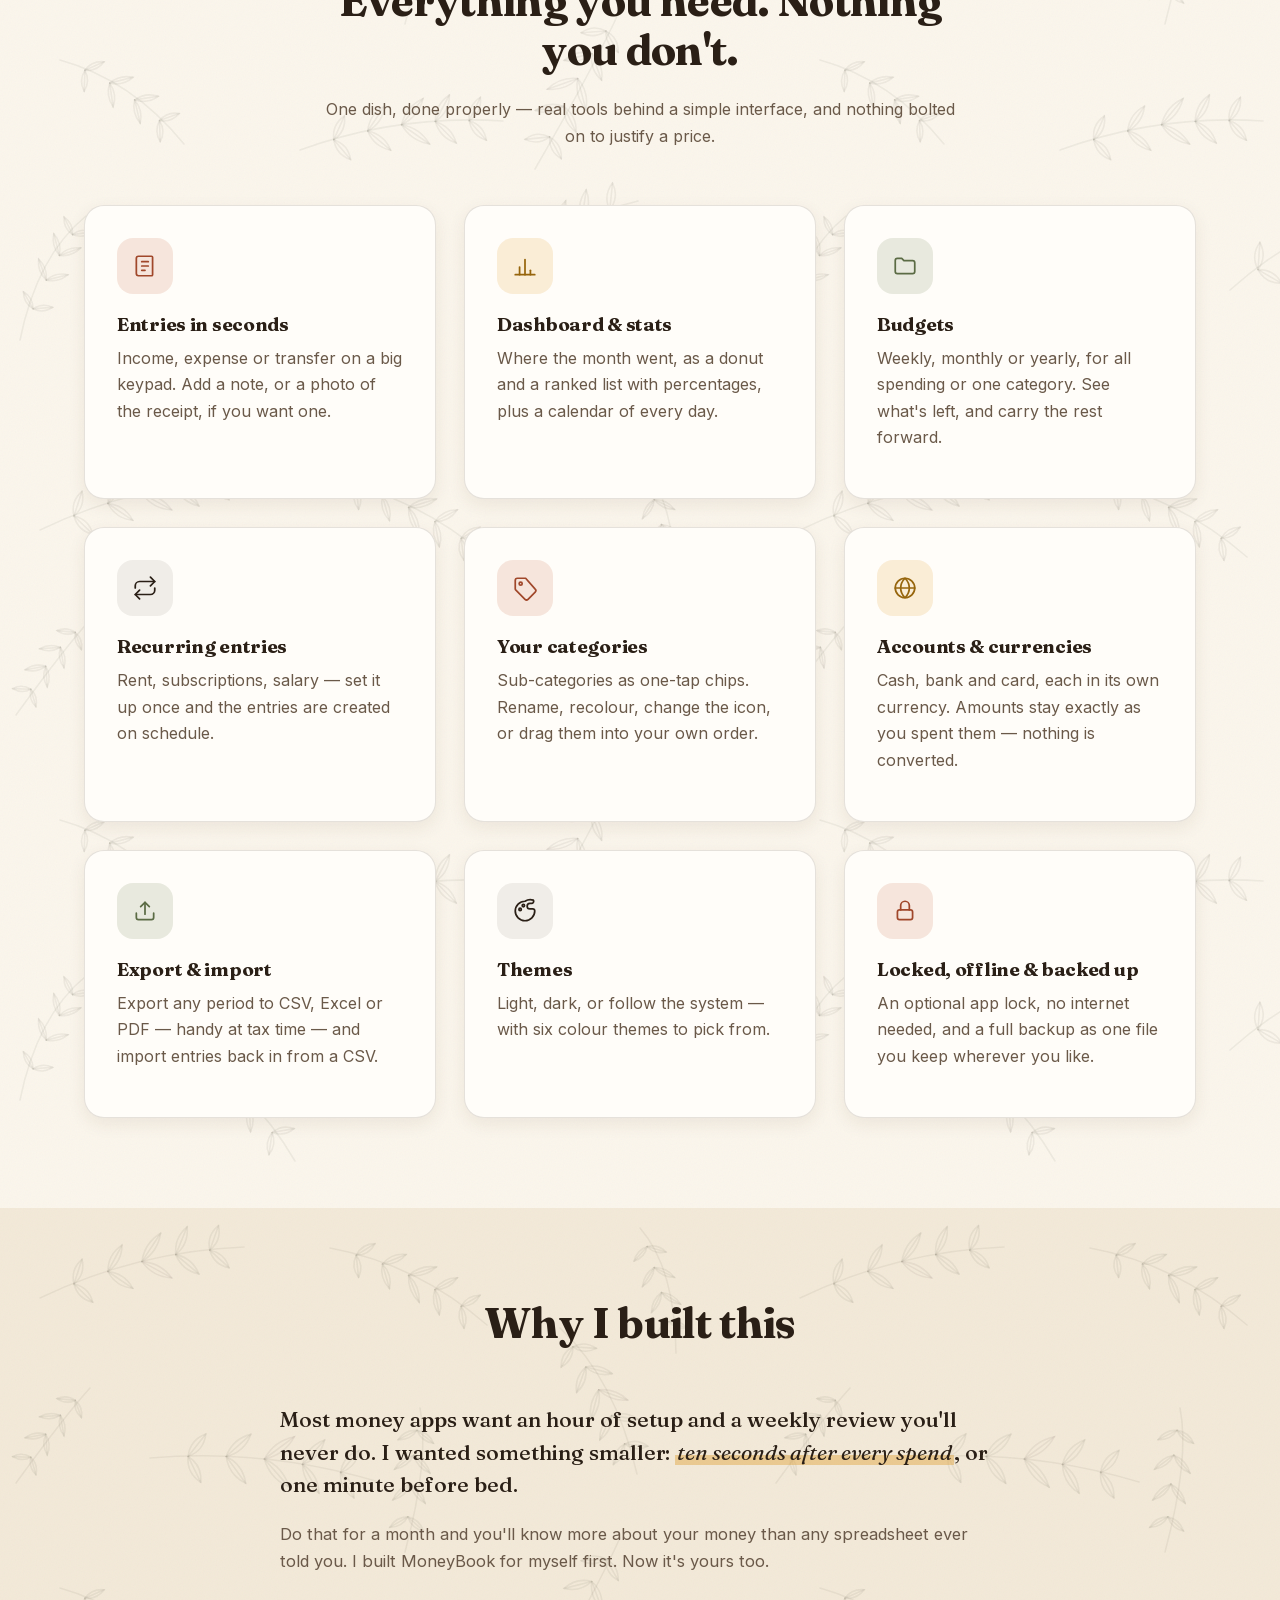
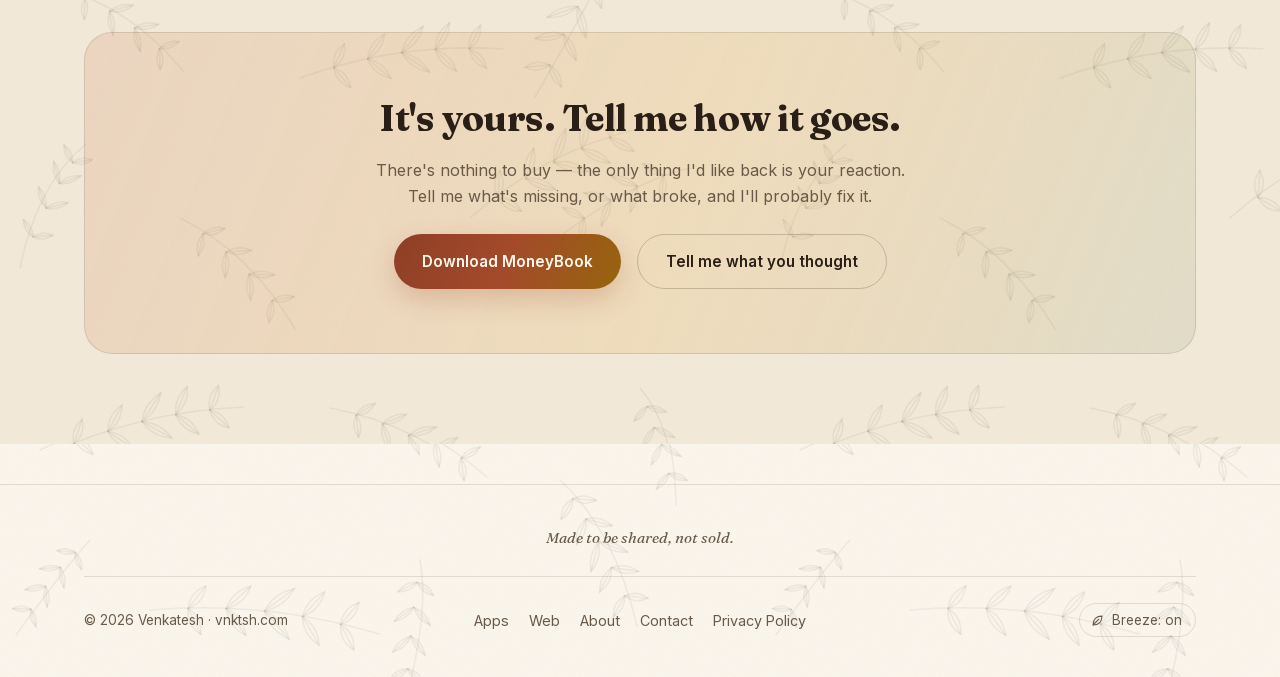
<file: apps/money-book/index.html>
<!doctype html>
<html lang="en">
<head>
  <meta charset="UTF-8" />
  <meta name="viewport" content="width=device-width, initial-scale=1.0" />
  <title>MoneyBook — Free Offline Expense Tracker &amp; Budget App for Android, iPhone, Mac and Windows</title>
  <meta name="description" content="MoneyBook is a free, offline expense tracker and budget app for Android, iPhone, Mac and Windows. Ten seconds after you spend is all it asks — no ads, no account, nothing collected." />
  <meta name="theme-color" content="#fbf6ec" />
  <link rel="canonical" href="https://vnktsh.com/apps/money-book/" />

  <!-- Social previews (Open Graph + Twitter/X) -->
  <meta property="og:site_name" content="vnktsh" />
  <meta property="og:type" content="website" />
  <meta property="og:url" content="https://vnktsh.com/apps/money-book/" />
  <meta property="og:title" content="MoneyBook — Free Offline Expense Tracker &amp; Budget App for Android, iPhone, Mac and Windows" />
  <meta property="og:description" content="MoneyBook is a free, offline expense tracker and budget app for Android, iPhone, Mac and Windows. Ten seconds after you spend is all it asks — no ads, no account, nothing collected." />
  <meta property="og:image" content="https://vnktsh.com/assets/images/og/og-moneybook.jpg" />
  <meta property="og:image:width" content="1200" />
  <meta property="og:image:height" content="630" />
  <meta property="og:image:alt" content="MoneyBook — a free, offline expense tracker for Android, iPhone, Mac and Windows" />
  <meta name="twitter:card" content="summary_large_image" />

  <script type="application/ld+json">
  {
    "@context": "https://schema.org",
    "@type": "SoftwareApplication",
    "@id": "https://vnktsh.com/apps/money-book/#app",
    "name": "MoneyBook",
    "url": "https://vnktsh.com/apps/money-book/",
    "description": "A free, offline personal finance app: log expenses and income, set budgets, see where your money goes, and export to CSV, Excel or PDF. No ads, no account, nothing collected.",
    "applicationCategory": "FinanceApplication",
    "applicationSubCategory": "Expense tracker",
    "operatingSystem": "Android 7.0+, iOS 16.4+ (web app), macOS 12+, Windows 10+, any modern browser (web app)",
    "softwareVersion": "1.6.1",
    "image": "https://vnktsh.com/assets/images/moneybook-icon.png",
    "screenshot": [
      "https://vnktsh.com/assets/images/moneybook/entries.webp",
      "https://vnktsh.com/assets/images/moneybook/new-entry.webp",
      "https://vnktsh.com/assets/images/moneybook/stats.webp",
      "https://vnktsh.com/assets/images/moneybook/budget.webp",
      "https://vnktsh.com/assets/images/moneybook/settings.webp"
    ],
    "downloadUrl": [
      "https://vnktsh.com/downloads/MoneyBook-1.6.1.apk",
      "https://vnktsh.com/downloads/MoneyBook-1.6.1.dmg",
      "https://vnktsh.com/downloads/MoneyBook-1.6.1-Setup.exe",
      "https://money-book-online.pages.dev/"
    ],
    "offers": {
      "@type": "Offer",
      "price": "0",
      "priceCurrency": "INR"
    },
    "isAccessibleForFree": true,
    "author": {
      "@id": "https://vnktsh.com/#person"
    },
    "publisher": {
      "@id": "https://vnktsh.com/#person"
    }
  }
  </script>

  <script type="application/ld+json">
  {
    "@context": "https://schema.org",
    "@type": "BreadcrumbList",
    "itemListElement": [
      {
        "@type": "ListItem",
        "position": 1,
        "name": "Home",
        "item": "https://vnktsh.com/"
      },
      {
        "@type": "ListItem",
        "position": 2,
        "name": "Apps",
        "item": "https://vnktsh.com/apps.html"
      },
      {
        "@type": "ListItem",
        "position": 3,
        "name": "MoneyBook",
        "item": "https://vnktsh.com/apps/money-book/"
      }
    ]
  }
  </script>
  <link rel="icon" type="image/svg+xml" href="../../assets/favicon.svg" />

  <link rel="preload" href="../../assets/fonts/fraunces-latin.woff2" as="font" type="font/woff2" crossorigin />
  <link rel="preload" href="../../assets/fonts/inter-latin.woff2" as="font" type="font/woff2" crossorigin />

  <link rel="stylesheet" href="../../css/style.css?v=26" />
</head>
<body>

  <header class="site-header">
    <nav class="nav">
      <a href="../../index.html" class="logo">
        vnktsh
      </a>
      <ul class="nav-links">
        <li><a href="../../index.html">Home</a></li>
        <li><a href="../../apps.html" class="active">Apps</a></li>
        <li><a href="../../web.html">Web</a></li>
        <li><a href="../../about.html">About</a></li>
        <li><a href="../../contact.html">Contact</a></li>
        <li><a href="../../contact.html" class="nav-cta">Say hello</a></li>
      </ul>
      <button class="nav-toggle" aria-label="Toggle menu" aria-expanded="false">
        <span></span><span></span><span></span>
      </button>
    </nav>
  </header>

  <main>
    <section class="page-hero">
      <div class="blob blob-1"></div>
      <div class="container">
        <a href="../../apps.html" class="back-link">← Back to Apps</a>
        <span class="eyebrow"><span class="dot"></span> Free · Ready to install · v1.6.1</span>
        <h1>Ten seconds after you spend. <span class="gradient-text">That's the whole habit.</span></h1>
        <p>
          Note down each spend while it's fresh, or catch up once a day when MoneyBook
          reminds you. Small entries add up to a clear picture, and a clear picture
          changes what you buy next.
        </p>
        <p style="max-width:580px;margin:0 auto 28px;">
          It costs nothing, shows no ads, and sends nothing anywhere. It's the first thing
          I've put on the table here — <a href="../../about.html" style="color:var(--link);font-weight:600;">here's why it's free</a>.
        </p>
        <!-- Each button jumps to its platform's card in #download, which has
             the steps and the actual file. Nothing downloads from up here. -->
        <div class="hero-actions">
          <a href="#android" class="btn btn-plat plat-android">
            <svg class="ico" viewBox="0 0 24 24" aria-hidden="true">
              <path d="M4 14v4a2 2 0 0 0 2 2h12a2 2 0 0 0 2-2v-4" />
              <path d="M12 3v11" />
              <path d="M8 10l4 4 4-4" />
            </svg>
            Download for Android
          </a>
          <a href="#iphone" class="btn btn-plat plat-iphone">
            <svg class="ico" viewBox="0 0 24 24" aria-hidden="true">
              <rect x="6" y="2" width="12" height="20" rx="2.5" />
              <path d="M10.5 18.5h3" />
            </svg>
            Save as Web App on iPhone
          </a>
          <a href="#macos" class="btn btn-plat plat-macos">
            <svg class="ico" viewBox="0 0 24 24" aria-hidden="true">
              <path d="M4 14v4a2 2 0 0 0 2 2h12a2 2 0 0 0 2-2v-4" />
              <path d="M12 3v11" />
              <path d="M8 10l4 4 4-4" />
            </svg>
            Download for macOS
          </a>
          <a href="#windows" class="btn btn-plat plat-windows">
            <svg class="ico" viewBox="0 0 24 24" aria-hidden="true">
              <path d="M4 14v4a2 2 0 0 0 2 2h12a2 2 0 0 0 2-2v-4" />
              <path d="M12 3v11" />
              <path d="M8 10l4 4 4-4" />
            </svg>
            Download for Windows
          </a>
        </div>
        <p style="margin:20px auto 24px;max-width:580px;font-size:0.95rem;">
          Rather not install anything? <a href="https://money-book-online.pages.dev" target="_blank" rel="noopener" style="color:var(--link);font-weight:600;">Use MoneyBook in your browser →</a>
          Same app, works on any device, still nothing sent anywhere.
        </p>
        <div class="status-banner">
          <div class="icon-tile tile-amber">
            <svg class="ico" viewBox="0 0 24 24" aria-hidden="true">
              <circle cx="12" cy="12" r="9" />
              <path d="M12 8h.01" />
              <path d="M11 12h1v4h1" />
            </svg>
          </div>
          <p>
            <strong>Early access.</strong> The Google Play listing is still in review, so for now
            MoneyBook installs straight from this page — same finished app, just handed to you
            directly. <a href="#download">How to install it, and why it's safe →</a>
          </p>
        </div>
      </div>
    </section>

    <!-- ================= THE HABIT ================= -->
    <section class="section reveal" id="habit">
      <div class="container">
        <div class="section-head">
          <h2>Two ways to keep the habit</h2>
          <p>
            You won't notice ₹40 a day. You will notice ₹1,200 a month. MoneyBook only asks
            for a few seconds at a time so you can see it happening.
          </p>
        </div>
        <div class="grid grid-2">
          <div class="card">
            <div class="icon-tile tile-terracotta">
              <svg class="ico" viewBox="0 0 24 24" aria-hidden="true">
                <circle cx="12" cy="13" r="8" />
                <path d="M12 9v4l2.5 2.5" />
                <path d="M10 2h4" />
              </svg>
            </div>
            <h3>Right after you spend</h3>
            <p>Open MoneyBook and you're already on a new expense, amount pad up. Type it, tap a category, save. Done inside ten seconds.</p>
            <ul class="check-list">
              <li>Opens straight to a new entry, no menus</li>
              <li>A big keypad made for thumbs</li>
              <li>One-tap chips like Food › Tea or Transport › Petrol</li>
            </ul>
          </div>
          <div class="card">
            <div class="icon-tile tile-amber">
              <svg class="ico" viewBox="0 0 24 24" aria-hidden="true">
                <path d="M6 8a6 6 0 0 1 12 0c0 7 3 9 3 9H3s3-2 3-9" />
                <path d="M10.3 21a1.94 1.94 0 0 0 3.4 0" />
              </svg>
            </div>
            <h3>Once a day, at 9 PM</h3>
            <p>Missed a few? A quiet nightly reminder asks you to catch up on the day. That takes about a minute while it's still in your head.</p>
            <ul class="check-list">
              <li>Pick your own reminder time</li>
              <li>A local notification: nothing leaves the phone</li>
              <li>Switch it off any time in Settings</li>
            </ul>
          </div>
        </div>
      </div>
    </section>

    <!-- ================= GALLERY ================= -->
    <section class="section section-alt reveal" id="gallery">
      <div class="container">
        <div class="section-head">
          <h2>Have a look around</h2>
          <p>
            Ten screens from the app as it is today, on an ordinary phone with a
            month of ordinary spending in it. Swipe, scroll, or use the arrows.
          </p>
        </div>

        <div class="gallery" data-gallery>
          <ol class="gallery-track" tabindex="0" aria-label="MoneyBook screenshots">
            <li class="gallery-slide">
              <figure>
                <div class="shot"><img src="../../assets/images/moneybook/entries.webp" srcset="../../assets/images/moneybook/entries-300w.webp 300w, ../../assets/images/moneybook/entries-450w.webp 450w, ../../assets/images/moneybook/entries.webp 600w" sizes="(min-width: 436px) 270px, (min-width: 355px) 62vw, 220px" width="600" height="1226" alt="Entries tab for September 2026: brought forward, income, expenses and total across the top, then entries for Subscription, Petrol, Tea and Rent grouped by day." /></div>
                <figcaption><span class="shot-num">01</span><strong>Entries</strong>Every entry grouped by day, with brought-forward, income, expenses and a running total for the period.</figcaption>
              </figure>
            </li>
            <li class="gallery-slide">
              <figure>
                <div class="shot"><img src="../../assets/images/moneybook/new-entry.webp" srcset="../../assets/images/moneybook/new-entry-300w.webp 300w, ../../assets/images/moneybook/new-entry-450w.webp 450w, ../../assets/images/moneybook/new-entry.webp 600w" sizes="(min-width: 436px) 270px, (min-width: 355px) 62vw, 220px" width="600" height="1226" loading="lazy" alt="New entry screen: Income, Expense and Transfer toggle, an amount of 10880 rupees, date, time, account and category rows, and a large number keypad." /></div>
                <figcaption><span class="shot-num">02</span><strong>Add an entry</strong>A big keypad for the amount, then date, time, account and category. Income, expense or transfer.</figcaption>
              </figure>
            </li>
            <li class="gallery-slide">
              <figure>
                <div class="shot"><img src="../../assets/images/moneybook/category-picker.webp" srcset="../../assets/images/moneybook/category-picker-300w.webp 300w, ../../assets/images/moneybook/category-picker-450w.webp 450w, ../../assets/images/moneybook/category-picker.webp 600w" sizes="(min-width: 436px) 270px, (min-width: 355px) 62vw, 220px" width="600" height="1226" loading="lazy" alt="Category picker sheet: Food, Transport and Housing, each with sub-category chips such as Groceries, Tea, Petrol, Parking, Rent and PG." /></div>
                <figcaption><span class="shot-num">03</span><strong>Pick a category</strong>Sub-categories sit under each heading as one-tap chips — Food › Tea, Transport › Petrol.</figcaption>
              </figure>
            </li>
            <li class="gallery-slide">
              <figure>
                <div class="shot"><img src="../../assets/images/moneybook/account-picker.webp" srcset="../../assets/images/moneybook/account-picker-300w.webp 300w, ../../assets/images/moneybook/account-picker-450w.webp 450w, ../../assets/images/moneybook/account-picker.webp 600w" sizes="(min-width: 436px) 270px, (min-width: 355px) 62vw, 220px" width="600" height="1226" loading="lazy" alt="Account picker sheet listing Cash, Salary account (bank account) and Credit card." /></div>
                <figcaption><span class="shot-num">04</span><strong>Choose the account</strong>Cash, bank account or card — every entry knows where the money actually came from.</figcaption>
              </figure>
            </li>
            <li class="gallery-slide">
              <figure>
                <div class="shot"><img src="../../assets/images/moneybook/stats.webp" srcset="../../assets/images/moneybook/stats-300w.webp 300w, ../../assets/images/moneybook/stats-450w.webp 450w, ../../assets/images/moneybook/stats.webp 600w" sizes="(min-width: 436px) 270px, (min-width: 355px) 62vw, 220px" width="600" height="1226" loading="lazy" alt="Stats tab: a donut chart of September spending, with Housing at 76 percent, Bills 15 percent, Transport 7 percent and Food 1.5 percent listed below." /></div>
                <figcaption><span class="shot-num">05</span><strong>Stats</strong>Where the month went, as a donut and a ranked list with percentages. Switch to income any time.</figcaption>
              </figure>
            </li>
            <li class="gallery-slide">
              <figure>
                <div class="shot"><img src="../../assets/images/moneybook/budget.webp" srcset="../../assets/images/moneybook/budget-300w.webp 300w, ../../assets/images/moneybook/budget-450w.webp 450w, ../../assets/images/moneybook/budget.webp 600w" sizes="(min-width: 436px) 270px, (min-width: 355px) 62vw, 220px" width="600" height="1226" loading="lazy" alt="Budget tab: a monthly total budget with a progress bar, 15,113 rupees spent of a 20,000 rupee limit, 4,887 rupees left." /></div>
                <figcaption><span class="shot-num">06</span><strong>Budget</strong>Spent against the limit, and what's left, in one bar.</figcaption>
              </figure>
            </li>
            <li class="gallery-slide">
              <figure>
                <div class="shot"><img src="../../assets/images/moneybook/new-budget.webp" srcset="../../assets/images/moneybook/new-budget-300w.webp 300w, ../../assets/images/moneybook/new-budget-450w.webp 450w, ../../assets/images/moneybook/new-budget.webp 600w" sizes="(min-width: 436px) 270px, (min-width: 355px) 62vw, 220px" width="600" height="1226" loading="lazy" alt="New budget form: applies to Total spending, limit 20,000 rupees, resets Monthly, and a switch to carry over the remainder." /></div>
                <figcaption><span class="shot-num">07</span><strong>Set a budget</strong>For all spending or one category, on a monthly reset — with the option to carry unspent money forward.</figcaption>
              </figure>
            </li>
            <li class="gallery-slide">
              <figure>
                <div class="shot"><img src="../../assets/images/moneybook/categories.webp" srcset="../../assets/images/moneybook/categories-300w.webp 300w, ../../assets/images/moneybook/categories-450w.webp 450w, ../../assets/images/moneybook/categories.webp 600w" sizes="(min-width: 436px) 270px, (min-width: 355px) 62vw, 220px" width="600" height="1226" loading="lazy" alt="Categories screen with drag handles beside Food, Transport, Housing and others, and an Edit category sheet for Housing showing name, colour Amber and a house icon." /></div>
                <figcaption><span class="shot-num">08</span><strong>Your categories</strong>Rename, recolour, change the icon, or drag to reorder. They're yours to shape.</figcaption>
              </figure>
            </li>
            <li class="gallery-slide">
              <figure>
                <div class="shot"><img src="../../assets/images/moneybook/appearance.webp" srcset="../../assets/images/moneybook/appearance-300w.webp 300w, ../../assets/images/moneybook/appearance-450w.webp 450w, ../../assets/images/moneybook/appearance.webp 600w" sizes="(min-width: 436px) 270px, (min-width: 355px) 62vw, 220px" width="600" height="1226" loading="lazy" alt="Appearance screen: System, Light and Dark mode, and colour theme cards for Indigo, Ocean (selected), Forest, Sunset, Grape and Slate." /></div>
                <figcaption><span class="shot-num">09</span><strong>Appearance</strong>Light, dark, or follow the system — and six colour themes. This is Ocean.</figcaption>
              </figure>
            </li>
            <li class="gallery-slide">
              <figure>
                <div class="shot"><img src="../../assets/images/moneybook/settings.webp" srcset="../../assets/images/moneybook/settings-300w.webp 300w, ../../assets/images/moneybook/settings-450w.webp 450w, ../../assets/images/moneybook/settings.webp 600w" sizes="(min-width: 436px) 270px, (min-width: 355px) 62vw, 220px" width="600" height="1226" loading="lazy" alt="Settings screen: App lock, Export entries as CSV, Excel or PDF, Import from CSV, Back up everything, Restore from backup, Diagnostics and Clear all data." /></div>
                <figcaption><span class="shot-num">10</span><strong>Your data, your file</strong>App lock, export to CSV, Excel or PDF, and a full backup as one file you keep wherever you like.</figcaption>
              </figure>
            </li>
          </ol>

          <div class="gallery-controls" hidden>
            <button type="button" class="gallery-btn" data-dir="-1" aria-label="Previous screenshot">
              <svg class="ico" viewBox="0 0 24 24" aria-hidden="true"><path d="M15 5l-7 7 7 7" /></svg>
            </button>
            <span class="gallery-count" aria-live="polite"><span data-current>1</span> / 10</span>
            <button type="button" class="gallery-btn" data-dir="1" aria-label="Next screenshot">
              <svg class="ico" viewBox="0 0 24 24" aria-hidden="true"><path d="M9 5l7 7-7 7" /></svg>
            </button>
          </div>
        </div>

        <div class="status-banner" style="max-width:760px;">
          <div class="icon-tile tile-ink">
            <svg class="ico" viewBox="0 0 24 24" aria-hidden="true">
              <rect x="2.5" y="4" width="19" height="12" rx="2" />
              <path d="M2 20h20" />
            </svg>
          </div>
          <p>
            <strong>On a computer?</strong> No photos of that one, I'm afraid. Some dishes you
            just have to taste yourself. It's free, it takes a minute, and the kitchen's
            already warm: get it for <a href="#macos">macOS</a>
            or <a href="#windows">Windows</a>
            and have a look around on your own screen.
          </p>
        </div>
      </div>
    </section>

    <!-- ================= DOWNLOAD ================= -->
    <section class="section reveal" id="download">
      <div class="container">
        <div class="section-head">
          <h2>Take a copy</h2>
          <p>
            Free on every platform. Pick yours — the steps below are what you'll actually
            see, warnings and all.
          </p>
        </div>

        <div class="grid grid-2">

          <!-- ---------- Android ---------- -->
          <div class="dl-card plat-android" id="android">
            <div class="icon-tile tile-sage">
              <svg class="ico" viewBox="0 0 24 24" aria-hidden="true">
                <rect x="6" y="2" width="12" height="20" rx="2.5" />
                <path d="M10.5 18.5h3" />
              </svg>
            </div>
            <h3>Android</h3>
            <p class="dl-meta">Version 1.6.1 · 68 MB · Android 7.0 or newer</p>

            <a href="../../downloads/MoneyBook-1.6.1.apk" class="btn btn-plat btn-block" download>
              <svg class="ico" viewBox="0 0 24 24" aria-hidden="true">
                <path d="M4 14v4a2 2 0 0 0 2 2h12a2 2 0 0 0 2-2v-4" />
                <path d="M12 3v11" />
                <path d="M8 10l4 4 4-4" />
              </svg>
              Download now
            </a>
            <span class="btn btn-disabled btn-block" aria-disabled="true">
              On Google Play — coming soon
            </span>
            <a href="https://money-book-online.pages.dev" target="_blank" rel="noopener" class="btn btn-ghost btn-block">
              <svg class="ico" viewBox="0 0 24 24" aria-hidden="true">
                <path d="M14 4h6v6" />
                <path d="M20 4l-9 9" />
                <path d="M18 14v4a2 2 0 0 1-2 2H6a2 2 0 0 1-2-2V8a2 2 0 0 1 2-2h4" />
              </svg>
              Or use it in your browser
            </a>
            <p class="dl-meta" style="margin:0 0 4px;">The browser version is the same app with nothing to install: open it in Chrome and choose <strong>Add to Home screen</strong>. Its data stays in that browser — move between versions with <strong>Settings → Back up everything</strong> and <strong>Restore from backup</strong>.</p>

            <ol class="dl-steps">
              <li>Tap <strong>Download now</strong>, then open the file when it finishes.</li>
              <li>Android will ask whether to <strong>allow installs from your browser</strong>. That
                prompt appears for every app that didn't come from the Play Store — say yes once.</li>
              <li>Play Protect may offer to <strong>scan the app</strong>, or warn that the developer
                isn't recognised. Both are about the app being new to Google, not about anything
                found in it. Choose <strong>Install anyway</strong> or <strong>More details → Install</strong>.</li>
              <li>That's it. When the Play Store listing goes live, updating through it will
                carry your data across — it's the same signed app.</li>
            </ol>

            <div class="dl-foot">
              <p class="dl-meta" style="margin:0;">SHA-256 — check your download matches:</p>
              <p class="hash">1c4c4c32428f48f98c056c6a3a0f80fd9c92ba00a5326354253a28fd22c45ef9</p>
            </div>
          </div>

          <!-- ---------- iPhone (web app, money-book-online.pages.dev) ----------
               The web app is also offered on the other three cards ("Or use it
               in your browser"); iPhone has only this version.
               Built from the same app, running in the browser. Stores
               everything on the phone like the others: no server, no account,
               and a CSP that stops the page contacting any other site. -->
          <div class="dl-card plat-iphone" id="iphone">
            <div class="icon-tile tile-terracotta">
              <svg class="ico" viewBox="0 0 24 24" aria-hidden="true">
                <rect x="6" y="2" width="12" height="20" rx="2.5" />
                <path d="M10.5 5h3" />
              </svg>
            </div>
            <h3>iPhone</h3>
            <p class="dl-meta">Web app · iOS 16.4 or newer · Safari or Chrome</p>

            <a href="https://money-book-online.pages.dev" target="_blank" rel="noopener" class="btn btn-plat btn-block">
              <svg class="ico" viewBox="0 0 24 24" aria-hidden="true">
                <path d="M14 4h6v6" />
                <path d="M20 4l-9 9" />
                <path d="M18 14v4a2 2 0 0 1-2 2H6a2 2 0 0 1-2-2V8a2 2 0 0 1 2-2h4" />
              </svg>
              Open MoneyBook for iPhone
            </a>
            <span class="btn btn-disabled btn-block" aria-disabled="true">
              On the App Store — coming soon
            </span>

            <ol class="dl-steps">
              <li>On your iPhone, open <strong>money-book-online.pages.dev</strong> in
                <strong>Safari</strong> or <strong>Chrome</strong>.</li>
              <li><strong>Safari:</strong> tap <strong>Share</strong> (inside the <strong>•••</strong>
                menu on newer iOS), then <strong>Add to Home Screen</strong>.<br />
                <strong>Chrome:</strong> tap <strong>Share</strong> at the right of the address bar,
                then <strong>Add to Home Screen</strong>.</li>
              <li>Open <strong>MoneyBook</strong> from your Home Screen. It runs full-screen, like
                any other app — no account, nothing to sign up for.</li>
            </ol>

            <p class="dl-meta" style="margin:20px 0 8px;"><strong>Good to know</strong></p>
            <ul class="check-list">
              <li><span>Your book is saved on this iPhone only — same as the other versions,
                nothing is sent anywhere.</span></li>
              <li><span>Use it from the Home Screen icon rather than a Safari tab. iOS looks
                after an installed app's data more carefully.</span></li>
              <li><span>Back up now and then: <strong>Settings → Back up everything</strong>, and
                save the file to iCloud Drive or Files. Settings shows when you last did.</span></li>
              <li><span>Moving from Android or a computer? There: <strong>Settings → Back up
                everything</strong>. Here: <strong>Settings → Restore from backup</strong>.</span></li>
            </ul>
          </div>

          <!-- ---------- macOS ---------- -->
          <div class="dl-card plat-macos" id="macos">
            <div class="icon-tile tile-ink">
              <svg class="ico" viewBox="0 0 24 24" aria-hidden="true">
                <rect x="2.5" y="4" width="19" height="12" rx="2" />
                <path d="M2 20h20" />
              </svg>
            </div>
            <h3>macOS</h3>
            <p class="dl-meta">Version 1.6.1 · 29 MB · macOS 12 or newer · Apple silicon &amp; Intel</p>

            <a href="../../downloads/MoneyBook-1.6.1.dmg" class="btn btn-plat btn-block" download>
              <svg class="ico" viewBox="0 0 24 24" aria-hidden="true">
                <path d="M4 14v4a2 2 0 0 0 2 2h12a2 2 0 0 0 2-2v-4" />
                <path d="M12 3v11" />
                <path d="M8 10l4 4 4-4" />
              </svg>
              Download now
            </a>
            <span class="btn btn-disabled btn-block" aria-disabled="true">
              On the Mac App Store — coming soon
            </span>
            <a href="https://money-book-online.pages.dev" target="_blank" rel="noopener" class="btn btn-ghost btn-block">
              <svg class="ico" viewBox="0 0 24 24" aria-hidden="true">
                <path d="M14 4h6v6" />
                <path d="M20 4l-9 9" />
                <path d="M18 14v4a2 2 0 0 1-2 2H6a2 2 0 0 1-2-2V8a2 2 0 0 1 2-2h4" />
              </svg>
              Or use it in your browser
            </a>
            <p class="dl-meta" style="margin:0 0 4px;">The browser version is the same app with nothing to install, and none of the steps below. Your book stays in that browser — move between versions with <strong>Settings → Back up everything</strong> and <strong>Restore from backup</strong>.</p>

            <ol class="dl-steps">
              <li>Open the downloaded <strong>.dmg</strong> and drag <strong>Money Book</strong> into
                your Applications folder.</li>
              <li>The first launch will say the app <strong>can't be opened because Apple cannot
                check it</strong>. Apple's check costs $99 a year to run, and this app is free —
                so it isn't signed up for it.</li>
              <li>To open it anyway: go to <strong>System Settings → Privacy &amp; Security</strong>,
                scroll to the message about Money Book, and click <strong>Open Anyway</strong>.</li>
              <li>macOS asks once. After that it opens like any other app.</li>
            </ol>

            <div class="dl-foot">
              <p class="dl-meta" style="margin:0;">SHA-256 — check your download matches:</p>
              <p class="hash">cb00d5bc30db0bf7d319a9c7da7ad2c72a2477429cfd6fbbc180ec5cd32d244b</p>
            </div>
          </div>

          <!-- ---------- Windows ---------- -->
          <div class="dl-card plat-windows" id="windows">
            <div class="icon-tile tile-amber">
              <svg class="ico" viewBox="0 0 24 24" aria-hidden="true">
                <rect x="3" y="3" width="18" height="18" rx="2" />
                <path d="M12 3v18" />
                <path d="M3 12h18" />
              </svg>
            </div>
            <h3>Windows</h3>
            <p class="dl-meta">Version 1.6.1 · 15 MB · Windows 10 or newer · 64-bit</p>

            <a href="../../downloads/MoneyBook-1.6.1-Setup.exe" class="btn btn-plat btn-block" download>
              <svg class="ico" viewBox="0 0 24 24" aria-hidden="true">
                <path d="M4 14v4a2 2 0 0 0 2 2h12a2 2 0 0 0 2-2v-4" />
                <path d="M12 3v11" />
                <path d="M8 10l4 4 4-4" />
              </svg>
              Download now
            </a>
            <span class="btn btn-disabled btn-block" aria-disabled="true">
              On the Microsoft Store — coming soon
            </span>
            <a href="https://money-book-online.pages.dev" target="_blank" rel="noopener" class="btn btn-ghost btn-block">
              <svg class="ico" viewBox="0 0 24 24" aria-hidden="true">
                <path d="M14 4h6v6" />
                <path d="M20 4l-9 9" />
                <path d="M18 14v4a2 2 0 0 1-2 2H6a2 2 0 0 1-2-2V8a2 2 0 0 1 2-2h4" />
              </svg>
              Or use it in your browser
            </a>
            <p class="dl-meta" style="margin:0 0 4px;">The browser version is the same app with nothing to install, and no SmartScreen warning. In Chrome or Edge, the install icon in the address bar gives it its own window. Your book stays in that browser — move between versions with <strong>Settings → Back up everything</strong> and <strong>Restore from backup</strong>.</p>

            <ol class="dl-steps">
              <li>Open the downloaded <strong>MoneyBook-1.6.1-Setup.exe</strong>.</li>
              <li>Windows may say <strong>Windows protected your PC</strong>. That's SmartScreen
                noticing the installer isn't signed with a paid certificate — same paperwork
                as the Mac. Click <strong>More info → Run anyway</strong>.</li>
              <li>Follow the installer. It installs just for you, so it won't ask for an
                administrator password, and adds Money Book to the Start menu.</li>
              <li>That's it. It opens like any other app from then on.</li>
            </ol>

            <div class="dl-foot">
              <p class="dl-meta" style="margin:0;">SHA-256 — check your download matches:</p>
              <p class="hash">7eae55e808ecfdbaaee1e89e12d3fd660093c1410388c848ec8a55345f19a44f</p>
            </div>
          </div>

        </div>
      </div>
    </section>

    <!-- ================= WHY IT'S SAFE ================= -->
    <section class="section section-alt reveal" id="safety">
      <div class="container">
        <div class="section-head">
          <h2>Installing this outside a store is safe. Here's the proof.</h2>
          <p>
            "Unknown developer" warnings are about paperwork, not about the app. These three
            things are checkable by you, right now, without taking my word for any of it.
          </p>
        </div>
        <div class="grid grid-3">

          <div class="card">
            <div class="icon-tile tile-sage">
              <svg class="ico" viewBox="0 0 24 24" aria-hidden="true">
                <path d="M12 3a9 9 0 1 0 9 9" />
                <path d="M4 4l16 16" />
                <path d="M15 4h6v6" />
              </svg>
            </div>
            <h3>It can't reach the internet</h3>
            <p>
              The Android, Mac and Windows apps don't request internet access at all — Android
              enforces that at the system level. In the browser version (the one iPhones use), the
              browser only lets MoneyBook talk to the plain static site it loads from, which has nowhere to receive data. So there
              is no version of this app that can quietly upload anything —
              not your transactions, not your receipts, not an analytics ping.
            </p>
            <ul class="check-list">
              <li>No accounts, no login, no server</li>
              <li>No analytics, crash reporting or ad SDKs</li>
              <li>Your ledger lives in the app's private storage</li>
              <li>Camera is only for receipt photos, which stay put</li>
            </ul>
          </div>

          <div class="card">
            <div class="icon-tile tile-amber">
              <svg class="ico" viewBox="0 0 24 24" aria-hidden="true">
                <path d="M12 3l8 3v6c0 4.5-3.2 7.8-8 9-4.8-1.2-8-4.5-8-9V6l8-3Z" />
                <path d="M9 12l2 2 4-4" />
              </svg>
            </div>
            <h3>You can verify the file</h3>
            <p>
              Every download's SHA-256 fingerprint is published above. If the number your
              computer calculates matches, the file is byte-for-byte the one I built — nothing
              was swapped or injected on the way to you.
            </p>
            <ul class="check-list">
              <li>Checksums for every platform</li>
              <li>Signing certificate fingerprint published</li>
              <li><a href="../../downloads/checksums.txt">See all fingerprints →</a></li>
            </ul>
          </div>

          <div class="card">
            <div class="icon-tile tile-terracotta">
              <svg class="ico" viewBox="0 0 24 24" aria-hidden="true">
                <rect x="5" y="11" width="14" height="9" rx="2" />
                <path d="M8 11V7a4 4 0 0 1 8 0v4" />
              </svg>
            </div>
            <h3>Updates can only come from me</h3>
            <p>
              The Android build is signed with a release key only I hold. Android refuses any
              update signed by a different key, so a copy of MoneyBook picked up elsewhere can
              never replace the one you installed from here.
            </p>
            <ul class="check-list">
              <li>Properly release-signed, not a test build</li>
              <li>Same key for every future version</li>
              <li>Optional biometric lock on the app itself</li>
            </ul>
          </div>

        </div>

        <div class="status-banner" style="max-width:760px;">
          <div class="icon-tile tile-ink">
            <svg class="ico" viewBox="0 0 24 24" aria-hidden="true">
              <path d="M12 3a9 9 0 1 0 9 9 9 9 0 0 0-9-9Z" />
              <path d="M12 8v5" />
              <path d="M12 16h.01" />
            </svg>
          </div>
          <p>
            Only ever install MoneyBook from <strong>vnktsh.com</strong>. If you find this app on a
            mirror or an APK site, I didn't put it there and I can't vouch for what's in it.
            Questions about any of this? <a href="../../contact.html">Ask me directly</a> — or read
            the <a href="privacy/index.html">privacy policy</a>.
          </p>
        </div>
      </div>
    </section>

    <!-- ================= FEATURES =================
         One card per feature, each checked against the app itself. Keep it
         to what ships today: no bank-statement import, no budget alerts. -->
    <section class="section reveal" id="features">
      <div class="container">
        <div class="section-head">
          <h2>Everything you need. Nothing you don't.</h2>
          <p>One dish, done properly — real tools behind a simple interface, and nothing bolted on to justify a price.</p>
        </div>
        <div class="grid grid-3">
          <div class="card">
            <div class="icon-tile tile-terracotta">
              <svg class="ico" viewBox="0 0 24 24" aria-hidden="true">
                <path d="M6 3h12a1 1 0 0 1 1 1v16a1 1 0 0 1-1 1H6a2 2 0 0 1-2-2V5a2 2 0 0 1 2-2Z" />
                <path d="M9 8h6" />
                <path d="M9 12h6" />
                <path d="M9 16h3" />
              </svg>
            </div>
            <h3>Entries in seconds</h3>
            <p>Income, expense or transfer on a big keypad. Add a note, or a photo of the receipt, if you want one.</p>
          </div>
          <div class="card">
            <div class="icon-tile tile-amber">
              <svg class="ico" viewBox="0 0 24 24" aria-hidden="true">
                <path d="M3 20h18" />
                <path d="M7 20v-7" />
                <path d="M12 20V6" />
                <path d="M17 20v-4" />
              </svg>
            </div>
            <h3>Dashboard &amp; stats</h3>
            <p>Where the month went, as a donut and a ranked list with percentages, plus a calendar of every day.</p>
          </div>
          <div class="card">
            <div class="icon-tile tile-sage">
              <svg class="ico" viewBox="0 0 24 24" aria-hidden="true">
                <path d="M3 7a2 2 0 0 1 2-2h4l2 2h8a2 2 0 0 1 2 2v8a2 2 0 0 1-2 2H5a2 2 0 0 1-2-2V7Z" />
              </svg>
            </div>
            <h3>Budgets</h3>
            <p>Weekly, monthly or yearly, for all spending or one category. See what's left, and carry the rest forward.</p>
          </div>
          <div class="card">
            <div class="icon-tile tile-ink">
              <svg class="ico" viewBox="0 0 24 24" aria-hidden="true">
                <path d="M17 2 21 6l-4 4" />
                <path d="M3 12v-2a4 4 0 0 1 4-4h14" />
                <path d="M7 22 3 18l4-4" />
                <path d="M21 12v2a4 4 0 0 1-4 4H3" />
              </svg>
            </div>
            <h3>Recurring entries</h3>
            <p>Rent, subscriptions, salary — set it up once and the entries are created on schedule.</p>
          </div>
          <div class="card">
            <div class="icon-tile tile-terracotta">
              <svg class="ico" viewBox="0 0 24 24" aria-hidden="true">
                <path d="M12.6 3H5a2 2 0 0 0-2 2v7.6a2 2 0 0 0 .6 1.4l8.4 8.4a2 2 0 0 0 2.8 0l6.6-6.6a2 2 0 0 0 0-2.8L12.6 3Z" />
                <circle cx="8" cy="8" r="1.4" />
              </svg>
            </div>
            <h3>Your categories</h3>
            <p>Sub-categories as one-tap chips. Rename, recolour, change the icon, or drag them into your own order.</p>
          </div>
          <div class="card">
            <div class="icon-tile tile-amber">
              <svg class="ico" viewBox="0 0 24 24" aria-hidden="true">
                <circle cx="12" cy="12" r="9" />
                <path d="M3 12h18" />
                <path d="M12 3c2.5 2.5 4 5.8 4 9s-1.5 6.5-4 9c-2.5-2.5-4-5.8-4-9s1.5-6.5 4-9Z" />
              </svg>
            </div>
            <h3>Accounts &amp; currencies</h3>
            <p>Cash, bank and card, each in its own currency. Amounts stay exactly as you spent them — nothing is converted.</p>
          </div>
          <div class="card">
            <div class="icon-tile tile-sage">
              <svg class="ico" viewBox="0 0 24 24" aria-hidden="true">
                <path d="M4 14v4a2 2 0 0 0 2 2h12a2 2 0 0 0 2-2v-4" />
                <path d="M12 15V4" />
                <path d="M8 8l4-4 4 4" />
              </svg>
            </div>
            <h3>Export &amp; import</h3>
            <p>Export any period to CSV, Excel or PDF — handy at tax time — and import entries back in from a CSV.</p>
          </div>
          <div class="card">
            <div class="icon-tile tile-ink">
              <svg class="ico" viewBox="0 0 24 24" aria-hidden="true">
                <path d="M12 3a9 9 0 1 0 9 9c0-1.1-.9-2-2-2h-2.5a2.5 2.5 0 0 1 0-5H18a2 2 0 0 0 1.7-3A9 9 0 0 0 12 3Z" />
                <circle cx="7.5" cy="10.5" r="1.1" />
                <circle cx="10.5" cy="7" r="1.1" />
              </svg>
            </div>
            <h3>Themes</h3>
            <p>Light, dark, or follow the system — with six colour themes to pick from.</p>
          </div>
          <div class="card">
            <div class="icon-tile tile-terracotta">
              <svg class="ico" viewBox="0 0 24 24" aria-hidden="true">
                <rect x="5" y="11" width="14" height="9" rx="2" />
                <path d="M8 11V7a4 4 0 0 1 8 0v4" />
              </svg>
            </div>
            <h3>Locked, offline &amp; backed up</h3>
            <p>An optional app lock, no internet needed, and a full backup as one file you keep wherever you like.</p>
          </div>
        </div>
      </div>
    </section>

    <!-- ================= CTA ================= -->
    <section class="section section-alt reveal">
      <div class="container">
        <div class="section-head">
          <h2>Why I built this</h2>
        </div>
        <div class="prose">
          <p class="lede">
            Most money apps want an hour of setup and a weekly review you'll never do.
            I wanted something smaller: <em>ten seconds after every spend</em>, or one minute before bed.
          </p>
          <p>
            Do that for a month and you'll know more about your money than any spreadsheet
            ever told you. I built MoneyBook for myself first. Now it's yours too.
          </p>
        </div>
        <div class="cta-band">
          <h2>It's yours. Tell me how it goes.</h2>
          <p>
            There's nothing to buy — the only thing I'd like back is your reaction. Tell me
            what's missing, or what broke, and I'll probably fix it.
          </p>
          <div class="hero-actions">
            <a href="#download" class="btn btn-primary">Download MoneyBook</a>
            <a href="../../contact.html" class="btn btn-ghost">Tell me what you thought</a>
          </div>
        </div>
      </div>
    </section>
  </main>

  <footer class="site-footer">
    <div class="container">
      <p class="footer-creed">Made to be shared, not sold.</p>
      <div class="footer-inner">
      <span class="footer-note">© <span id="year"></span> Venkatesh · vnktsh.com</span>
      <ul class="footer-links">
        <li><a href="../../apps.html">Apps</a></li>
        <li><a href="../../web.html">Web</a></li>
        <li><a href="../../about.html">About</a></li>
        <li><a href="../../contact.html">Contact</a></li>
        <li><a href="privacy/index.html">Privacy Policy</a></li>
      </ul>
      </div>
    </div>
  </footer>

  <button class="back-to-top" aria-label="Back to top">↑</button>

  <script src="../../js/main.js?v=6"></script>
  <script>document.getElementById('year').textContent = new Date().getFullYear();</script>
</body>
</html>
</file>
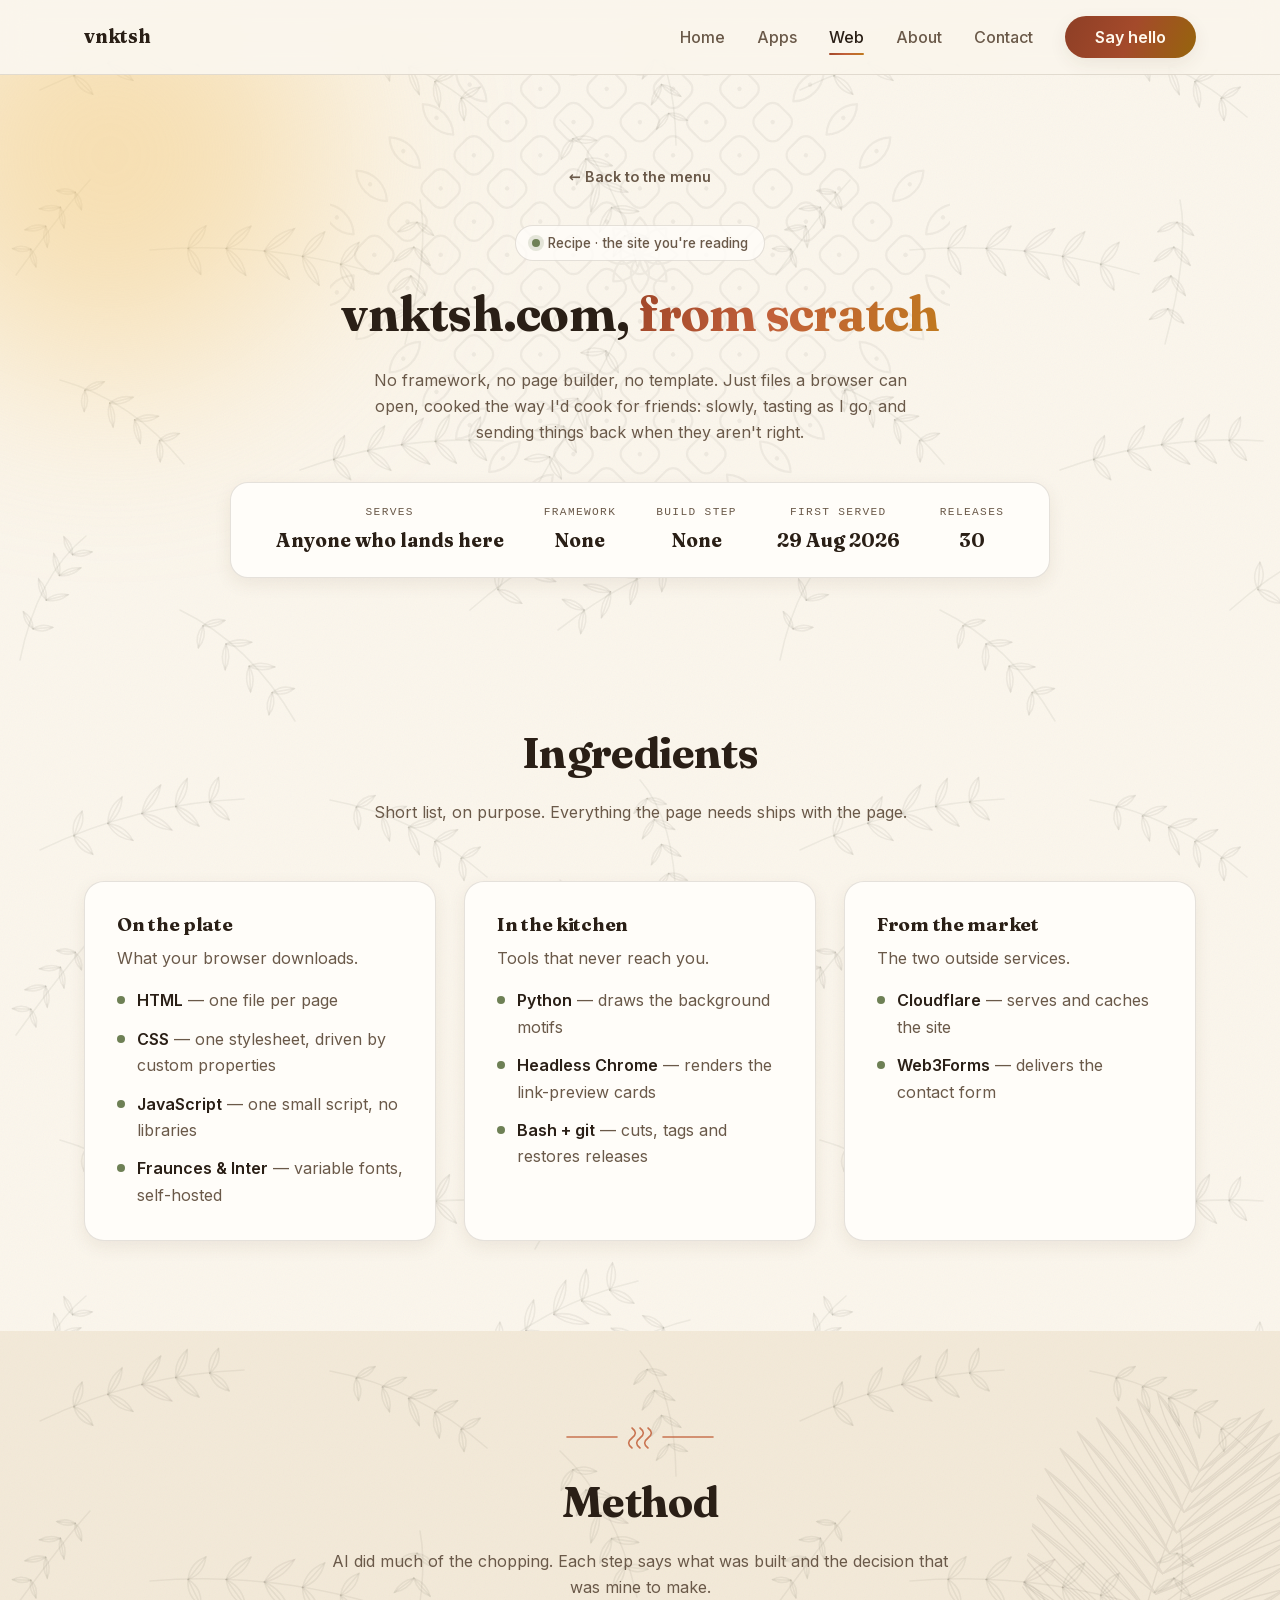
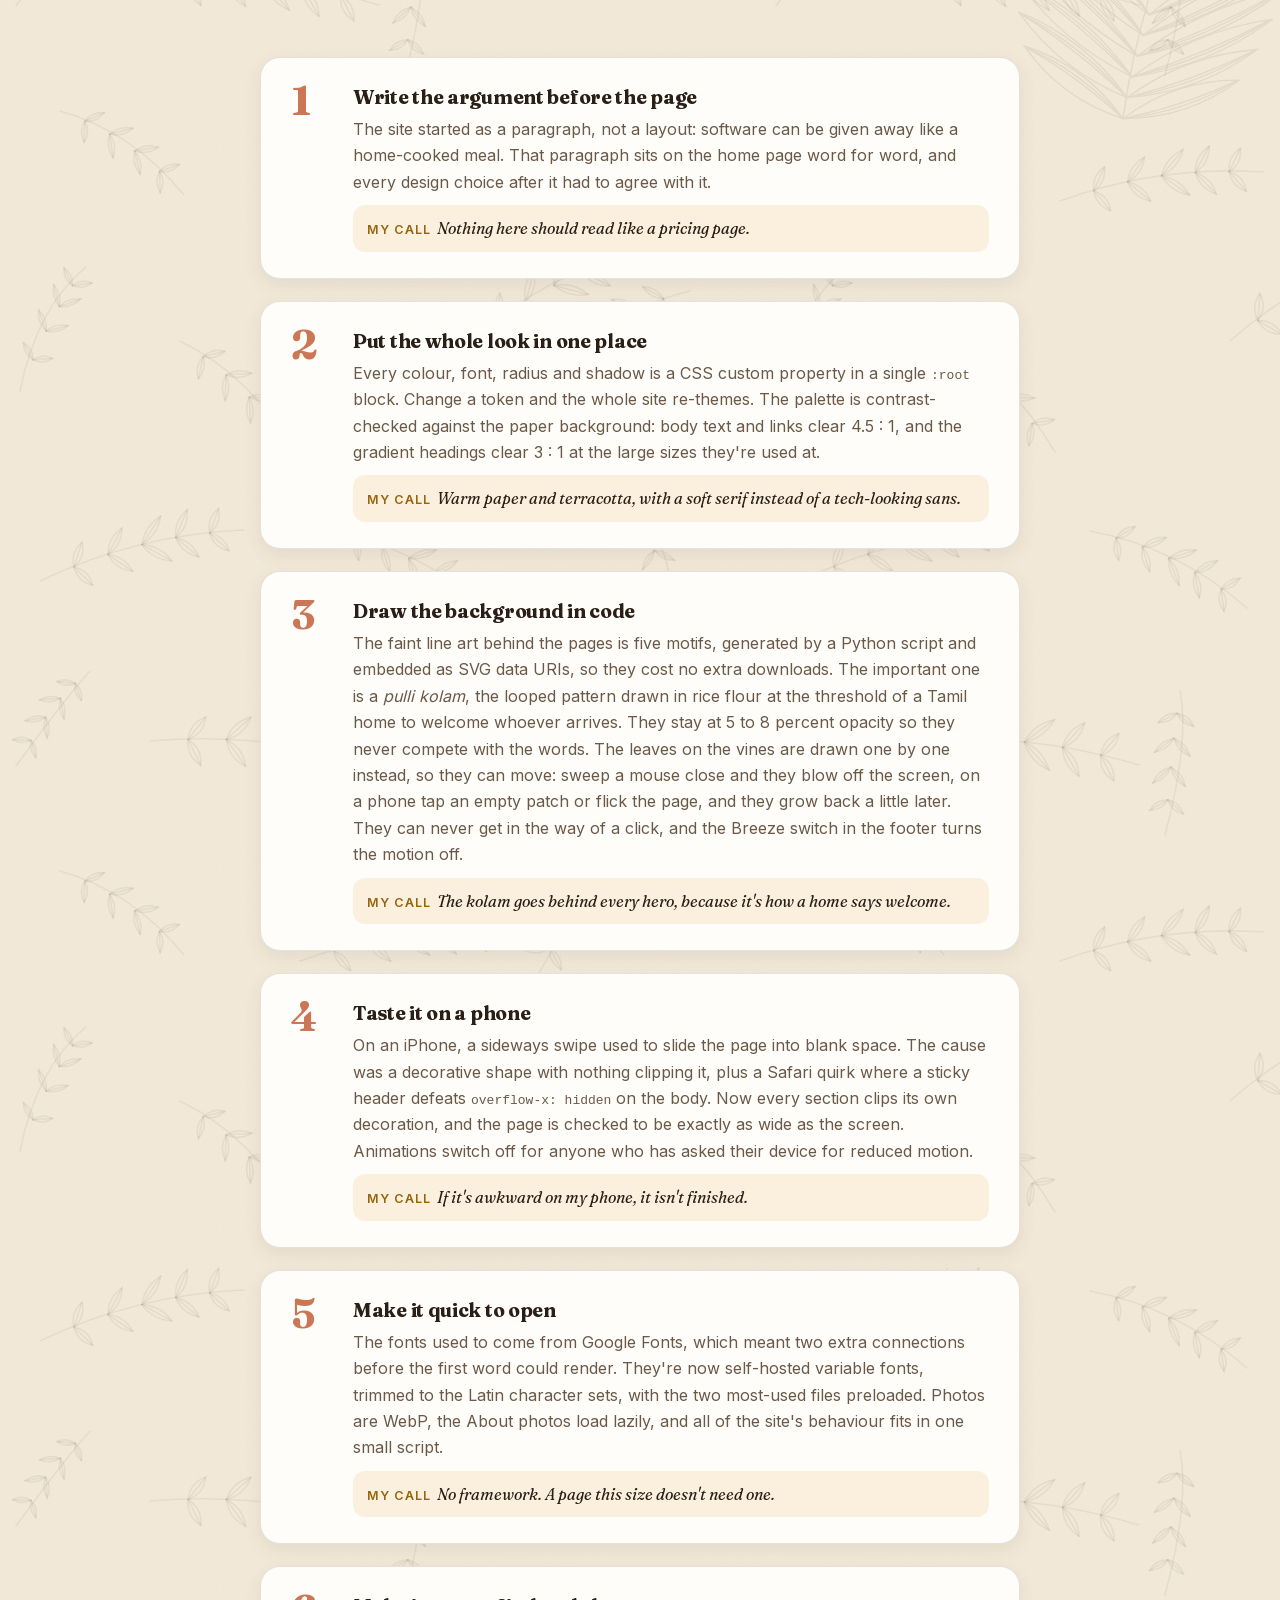
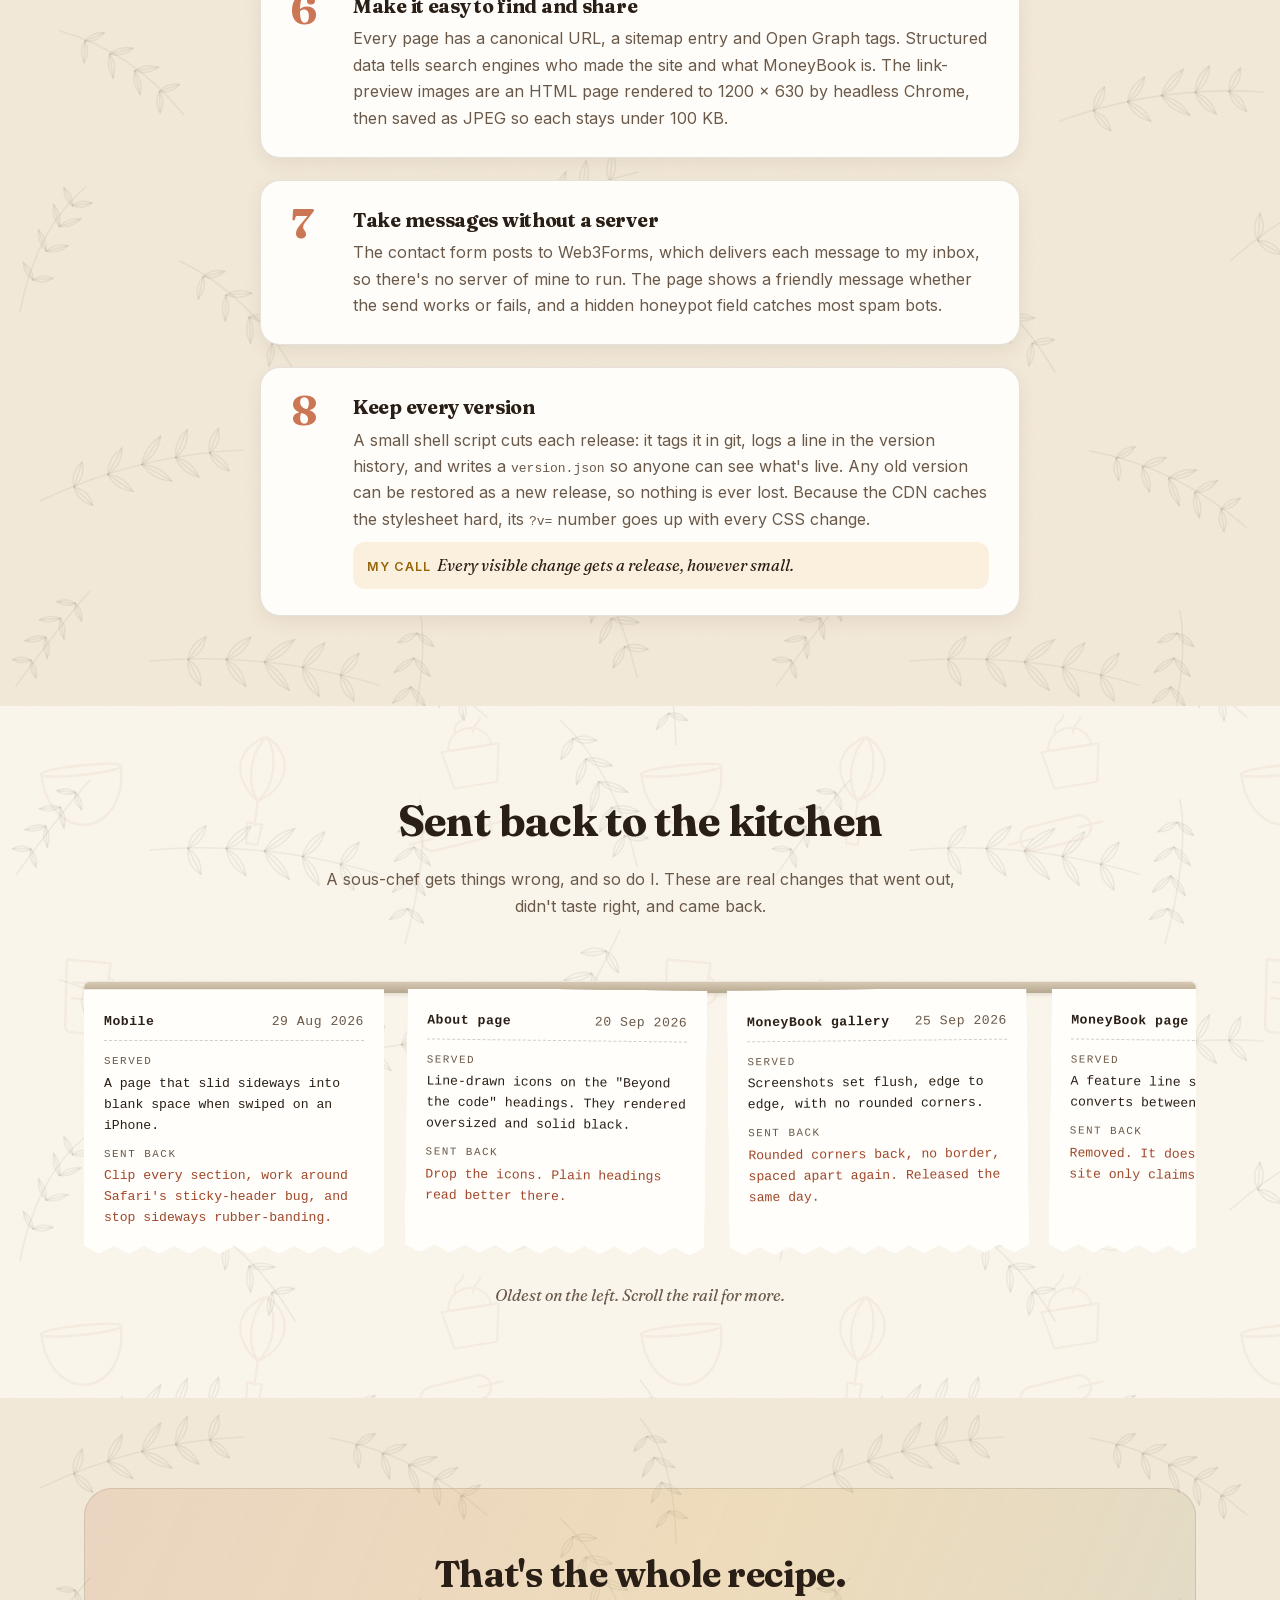
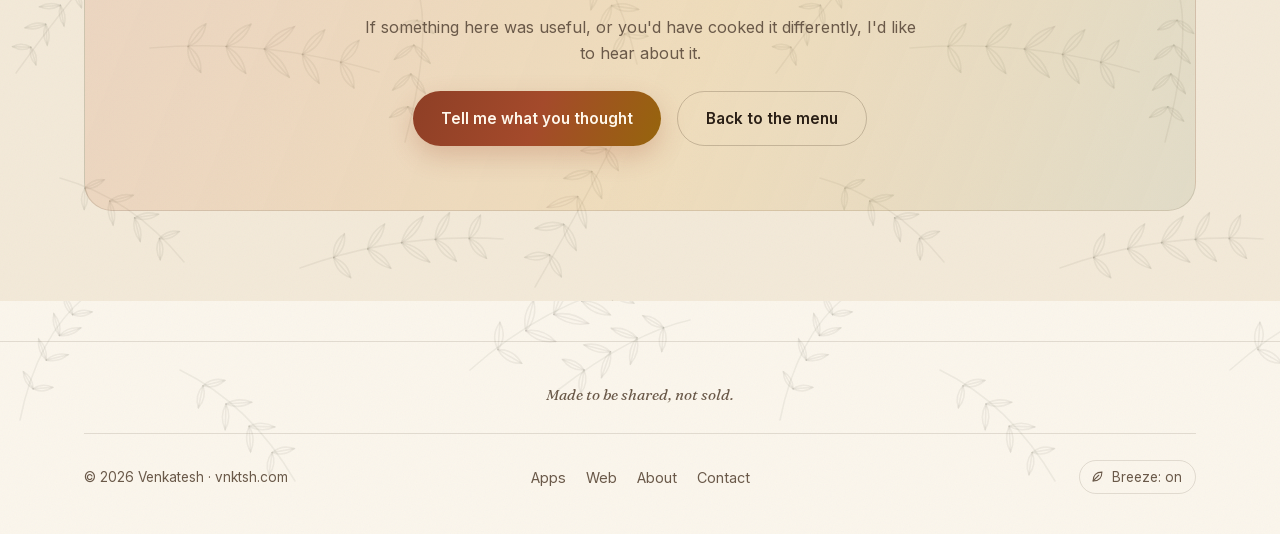
<file: web/this-site/index.html>
<!doctype html>
<html lang="en">
<head>
  <meta charset="UTF-8" />
  <meta name="viewport" content="width=device-width, initial-scale=1.0" />
  <title>How vnktsh.com Is Built — The Recipe</title>
  <meta name="description" content="How vnktsh.com was made, step by step: plain HTML, CSS and JavaScript, a contrast-checked token system, generated SVG art, self-hosted fonts, SEO, and versioned releases, built with AI as sous-chef." />
  <meta name="theme-color" content="#fbf6ec" />
  <link rel="canonical" href="https://vnktsh.com/web/this-site/" />

  <!-- Social previews (Open Graph + Twitter/X) -->
  <meta property="og:site_name" content="vnktsh" />
  <meta property="og:type" content="article" />
  <meta property="og:url" content="https://vnktsh.com/web/this-site/" />
  <meta property="og:title" content="How vnktsh.com Is Built — The Recipe" />
  <meta property="og:description" content="The site you're reading, written up as a recipe: ingredients, method, and the dishes sent back." />
  <meta property="og:image" content="https://vnktsh.com/assets/images/og/og-site.jpg" />
  <meta property="og:image:width" content="1200" />
  <meta property="og:image:height" content="630" />
  <meta property="og:image:alt" content="vnktsh.com — apps, made like a meal for friends" />
  <meta name="twitter:card" content="summary_large_image" />

  <script type="application/ld+json">
  {
    "@context": "https://schema.org",
    "@type": "BreadcrumbList",
    "itemListElement": [
      { "@type": "ListItem", "position": 1, "name": "Home", "item": "https://vnktsh.com/" },
      { "@type": "ListItem", "position": 2, "name": "Web", "item": "https://vnktsh.com/web.html" },
      { "@type": "ListItem", "position": 3, "name": "How vnktsh.com is built", "item": "https://vnktsh.com/web/this-site/" }
    ]
  }
  </script>
  <link rel="icon" type="image/svg+xml" href="../../assets/favicon.svg" />

  <link rel="preload" href="../../assets/fonts/fraunces-latin.woff2" as="font" type="font/woff2" crossorigin />
  <link rel="preload" href="../../assets/fonts/inter-latin.woff2" as="font" type="font/woff2" crossorigin />

  <link rel="stylesheet" href="../../css/style.css?v=26" />
</head>
<body>

  <header class="site-header">
    <nav class="nav">
      <a href="../../index.html" class="logo">
        vnktsh
      </a>
      <ul class="nav-links">
        <li><a href="../../index.html">Home</a></li>
        <li><a href="../../apps.html">Apps</a></li>
        <li><a href="../../web.html" class="active">Web</a></li>
        <li><a href="../../about.html">About</a></li>
        <li><a href="../../contact.html">Contact</a></li>
        <li><a href="../../contact.html" class="nav-cta">Say hello</a></li>
      </ul>
      <button class="nav-toggle" aria-label="Toggle menu" aria-expanded="false">
        <span></span><span></span><span></span>
      </button>
    </nav>
  </header>

  <main>
    <section class="page-hero">
      <div class="blob blob-1"></div>
      <div class="container">
        <a href="../../web.html" class="back-link">← Back to the menu</a>
        <span class="eyebrow"><span class="dot"></span> Recipe · the site you're reading</span>
        <h1>vnktsh.com, <span class="gradient-text">from scratch</span></h1>
        <p>
          No framework, no page builder, no template. Just files a browser can open, cooked
          the way I'd cook for friends: slowly, tasting as I go, and sending things back
          when they aren't right.
        </p>
        <!-- Keep these figures true: releases = entries in VERSIONS.md. -->
        <div class="recipe-meta">
          <div>Serves<b>Anyone who lands here</b></div>
          <div>Framework<b>None</b></div>
          <div>Build step<b>None</b></div>
          <div>First served<b>29 Aug 2026</b></div>
          <div>Releases<b>30</b></div>
        </div>
      </div>
    </section>

    <!-- ================= INGREDIENTS ================= -->
    <section class="section reveal" id="ingredients">
      <div class="container">
        <div class="section-head">
          <h2>Ingredients</h2>
          <p>Short list, on purpose. Everything the page needs ships with the page.</p>
        </div>
        <div class="grid grid-3">
          <div class="card">
            <h3>On the plate</h3>
            <p style="color:var(--ink-soft);margin-bottom:16px;">What your browser downloads.</p>
            <ul class="ingredient-list">
              <li><div><strong>HTML</strong> <span>— one file per page</span></div></li>
              <li><div><strong>CSS</strong> <span>— one stylesheet, driven by custom properties</span></div></li>
              <li><div><strong>JavaScript</strong> <span>— one small script, no libraries</span></div></li>
              <li><div><strong>Fraunces &amp; Inter</strong> <span>— variable fonts, self-hosted</span></div></li>
            </ul>
          </div>
          <div class="card">
            <h3>In the kitchen</h3>
            <p style="color:var(--ink-soft);margin-bottom:16px;">Tools that never reach you.</p>
            <ul class="ingredient-list">
              <li><div><strong>Python</strong> <span>— draws the background motifs</span></div></li>
              <li><div><strong>Headless Chrome</strong> <span>— renders the link-preview cards</span></div></li>
              <li><div><strong>Bash + git</strong> <span>— cuts, tags and restores releases</span></div></li>
            </ul>
          </div>
          <div class="card">
            <h3>From the market</h3>
            <p style="color:var(--ink-soft);margin-bottom:16px;">The two outside services.</p>
            <ul class="ingredient-list">
              <li><div><strong>Cloudflare</strong> <span>— serves and caches the site</span></div></li>
              <li><div><strong>Web3Forms</strong> <span>— delivers the contact form</span></div></li>
            </ul>
          </div>
        </div>
      </div>
    </section>

    <!-- ================= METHOD =================
         Steps are in the order the site was actually built. The
         "My call" lines are Venkatesh's decisions — check with him
         before rewording them. -->
    <section class="section section-alt reveal has-frond" id="method">
      <div class="container">
        <svg class="ornament" viewBox="0 0 150 30" aria-hidden="true">
          <line x1="2" y1="16" x2="52" y2="16" />
          <line x1="98" y1="16" x2="148" y2="16" />
          <path class="steam-rise" d="M67 27c-4.5-3.5-4.5-6.5 0-10s4.5-6.5 0-10" />
          <path class="steam-rise" d="M75 27c-4.5-3.5-4.5-6.5 0-10s4.5-6.5 0-10" />
          <path class="steam-rise" d="M83 27c-4.5-3.5-4.5-6.5 0-10s4.5-6.5 0-10" />
        </svg>
        <div class="section-head">
          <h2>Method</h2>
          <p>
            AI did much of the chopping. Each step says what was built and the decision
            that was mine to make.
          </p>
        </div>
        <ol class="method">
          <li id="argument">
            <h3>Write the argument before the page</h3>
            <p>
              The site started as a paragraph, not a layout: software can be given away like a
              home-cooked meal. That paragraph sits on the home page word for word, and every
              design choice after it had to agree with it.
            </p>
            <p class="my-call"><b>My call</b>Nothing here should read like a pricing page.</p>
          </li>
          <li id="tokens">
            <h3>Put the whole look in one place</h3>
            <p>
              Every colour, font, radius and shadow is a CSS custom property in a single
              <code>:root</code> block. Change a token and the whole site re-themes. The palette
              is contrast-checked against the paper background: body text and links clear
              4.5 : 1, and the gradient headings clear 3 : 1 at the large sizes they're used at.
            </p>
            <p class="my-call"><b>My call</b>Warm paper and terracotta, with a soft serif instead of a tech-looking sans.</p>
          </li>
          <li id="motifs">
            <h3>Draw the background in code</h3>
            <p>
              The faint line art behind the pages is five motifs, generated by a Python script
              and embedded as SVG data URIs, so they cost no extra downloads. The important
              one is a <em>pulli kolam</em>, the looped pattern drawn in rice flour at the
              threshold of a Tamil home to welcome whoever arrives. They stay at 5 to 8 percent
              opacity so they never compete with the words. The leaves on the vines are drawn one
              by one instead, so they can move: sweep a mouse close and they blow off the screen,
              on a phone tap an empty patch or flick the page, and they grow back a little later.
              They can never get in the way of a click, and the Breeze switch in the footer turns
              the motion off.
            </p>
            <p class="my-call"><b>My call</b>The kolam goes behind every hero, because it's how a home says welcome.</p>
          </li>
          <li id="phone">
            <h3>Taste it on a phone</h3>
            <p>
              On an iPhone, a sideways swipe used to slide the page into blank space. The cause
              was a decorative shape with nothing clipping it, plus a Safari quirk where a sticky
              header defeats <code>overflow-x: hidden</code> on the body. Now every section
              clips its own decoration, and the page is checked to be exactly as wide as the screen.
              Animations switch off for anyone who has asked their device for reduced motion.
            </p>
            <p class="my-call"><b>My call</b>If it's awkward on my phone, it isn't finished.</p>
          </li>
          <li id="speed">
            <h3>Make it quick to open</h3>
            <p>
              The fonts used to come from Google Fonts, which meant two extra connections before
              the first word could render. They're now self-hosted variable fonts, trimmed to the
              Latin character sets, with the two most-used files preloaded. Photos are WebP, the
              About photos load lazily, and all of the site's behaviour fits in one small script.
            </p>
            <p class="my-call"><b>My call</b>No framework. A page this size doesn't need one.</p>
          </li>
          <li id="findable">
            <h3>Make it easy to find and share</h3>
            <p>
              Every page has a canonical URL, a sitemap entry and Open Graph tags. Structured data
              tells search engines who made the site and what MoneyBook is. The link-preview images
              are an HTML page rendered to 1200 × 630 by headless Chrome, then saved as JPEG so
              each stays under 100 KB.
            </p>
          </li>
          <li id="forms">
            <h3>Take messages without a server</h3>
            <p>
              The contact form posts to Web3Forms, which delivers each message to my inbox, so
              there's no server of mine to run. The page shows a friendly message whether the send
              works or fails, and a hidden honeypot field catches most spam bots.
            </p>
          </li>
          <li id="versions">
            <h3>Keep every version</h3>
            <p>
              A small shell script cuts each release: it tags it in git, logs a line in the
              version history, and writes a <code>version.json</code> so anyone can see what's live.
              Any old version can be restored as a new release, so nothing is ever lost. Because the
              CDN caches the stylesheet hard, its <code>?v=</code> number goes up with every CSS change.
            </p>
            <p class="my-call"><b>My call</b>Every visible change gets a release, however small.</p>
          </li>
        </ol>
      </div>
    </section>

    <!-- ================= SENT BACK =================
         Real episodes from the site's history (git log + VERSIONS.md).
         Add a ticket when a future change gets reverted or reworked. -->
    <section class="section reveal has-utensils" id="sent-back">
      <div class="container">
        <div class="section-head">
          <h2>Sent back to the kitchen</h2>
          <p>
            A sous-chef gets things wrong, and so do I. These are real changes that went out,
            didn't taste right, and came back.
          </p>
        </div>
        <div class="ticket-rail">
          <ol class="ticket-track" tabindex="0" aria-label="Changes that were sent back, oldest first">
            <li class="ticket">
              <div class="ticket-head"><span>Mobile</span><span>29 Aug 2026</span></div>
              <dl>
                <div><dt>Served</dt><dd>A page that slid sideways into blank space when swiped on an iPhone.</dd></div>
                <div><dt>Sent back</dt><dd class="sent-back">Clip every section, work around Safari's sticky-header bug, and stop sideways rubber-banding.</dd></div>
              </dl>
            </li>
            <li class="ticket">
              <div class="ticket-head"><span>About page</span><span>20 Sep 2026</span></div>
              <dl>
                <div><dt>Served</dt><dd>Line-drawn icons on the "Beyond the code" headings. They rendered oversized and solid black.</dd></div>
                <div><dt>Sent back</dt><dd class="sent-back">Drop the icons. Plain headings read better there.</dd></div>
              </dl>
            </li>
            <li class="ticket">
              <div class="ticket-head"><span>MoneyBook gallery</span><span>25 Sep 2026</span></div>
              <dl>
                <div><dt>Served</dt><dd>Screenshots set flush, edge to edge, with no rounded corners.</dd></div>
                <div><dt>Sent back</dt><dd class="sent-back">Rounded corners back, no border, spaced apart again. Released the same day.</dd></div>
              </dl>
            </li>
            <li class="ticket">
              <div class="ticket-head"><span>MoneyBook page</span><span>25 Sep 2026</span></div>
              <dl>
                <div><dt>Served</dt><dd>A feature line saying MoneyBook converts between currencies.</dd></div>
                <div><dt>Sent back</dt><dd class="sent-back">Removed. It doesn't, and this site only claims what's true.</dd></div>
              </dl>
            </li>
          </ol>
        </div>
        <p class="ticket-hint">Oldest on the left. Scroll the rail for more.</p>
      </div>
    </section>

    <section class="section section-alt reveal">
      <div class="container">
        <div class="cta-band">
          <h2>That's the whole recipe.</h2>
          <p>
            If something here was useful, or you'd have cooked it differently, I'd like to hear
            about it.
          </p>
          <div class="hero-actions">
            <a href="../../contact.html" class="btn btn-primary">Tell me what you thought</a>
            <a href="../../web.html" class="btn btn-ghost">Back to the menu</a>
          </div>
        </div>
      </div>
    </section>
  </main>

  <footer class="site-footer">
    <div class="container">
      <p class="footer-creed">Made to be shared, not sold.</p>
      <div class="footer-inner">
        <span class="footer-note">© <span id="year"></span> Venkatesh · vnktsh.com</span>
        <ul class="footer-links">
          <li><a href="../../apps.html">Apps</a></li>
          <li><a href="../../web.html">Web</a></li>
          <li><a href="../../about.html">About</a></li>
          <li><a href="../../contact.html">Contact</a></li>
        </ul>
      </div>
    </div>
  </footer>

  <button class="back-to-top" aria-label="Back to top">↑</button>

  <script src="../../js/main.js?v=6"></script>
  <script>document.getElementById('year').textContent = new Date().getFullYear();</script>
</body>
</html>
</file>
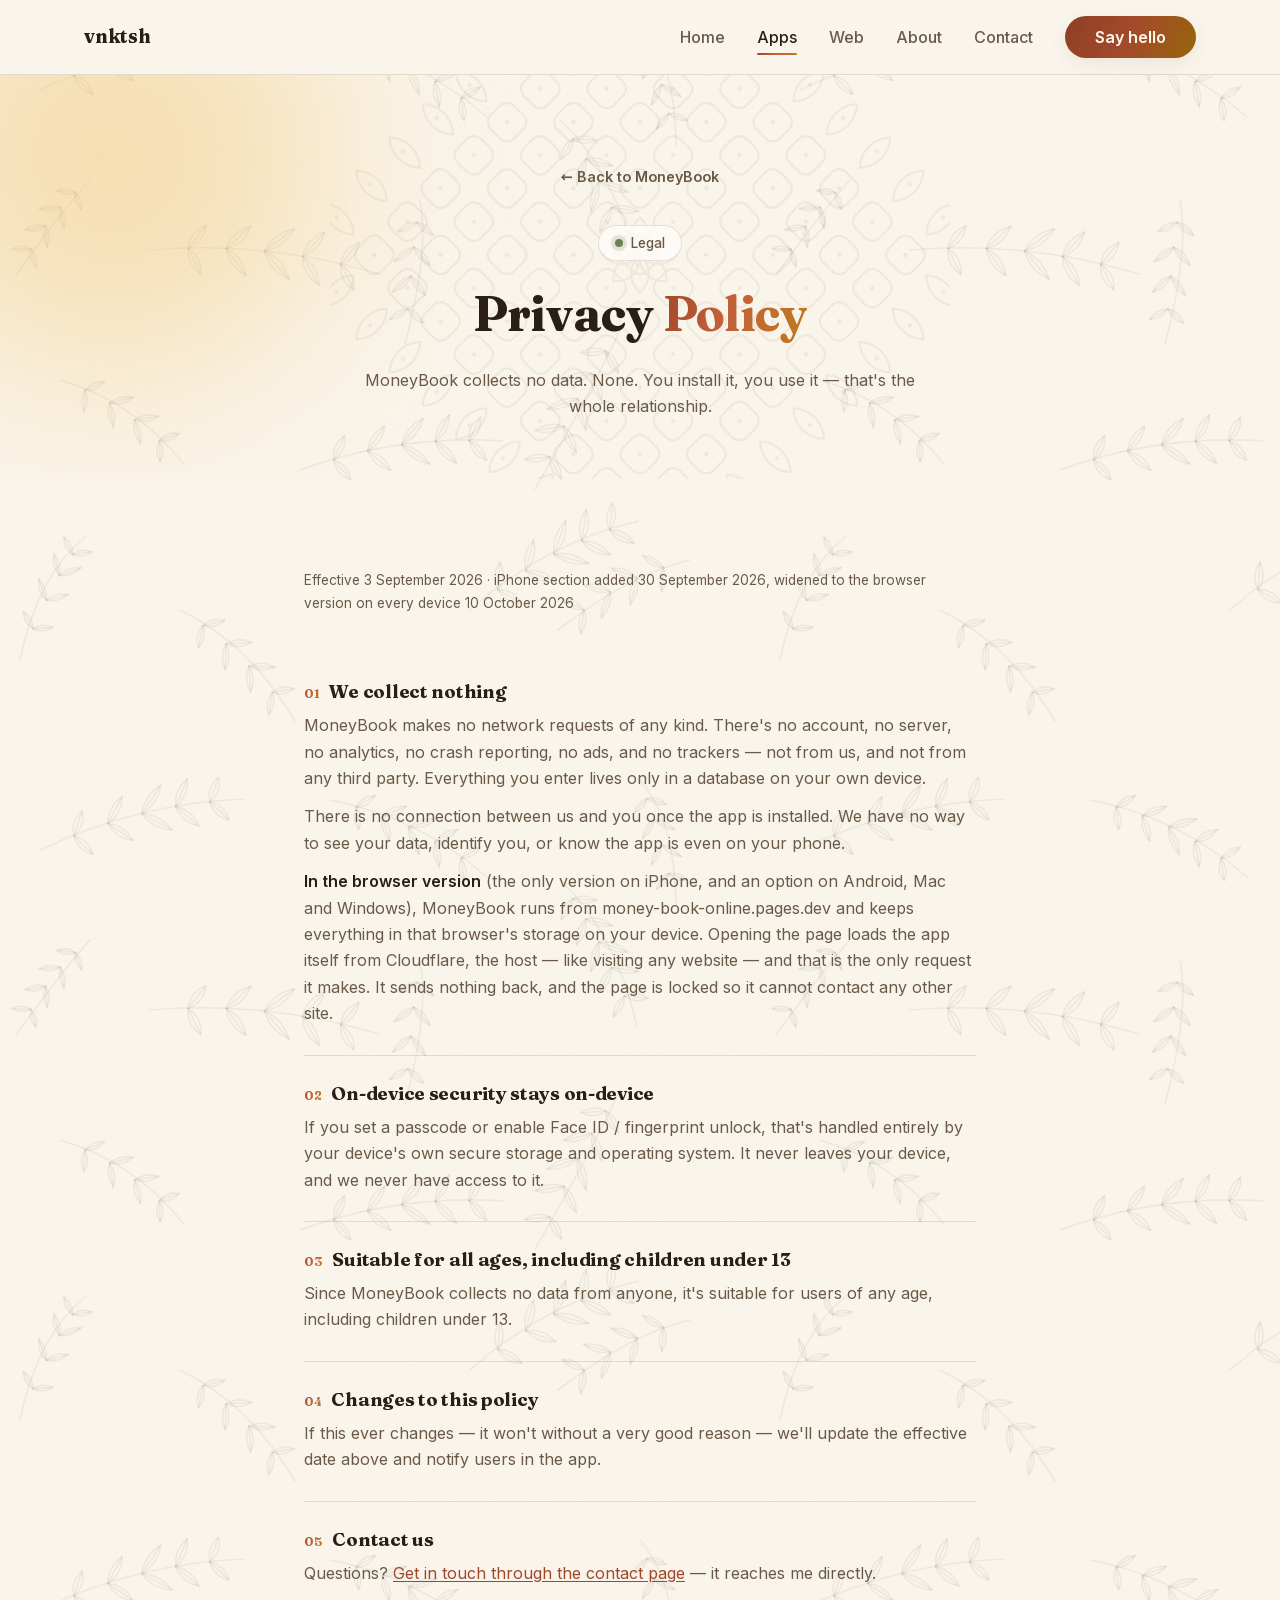
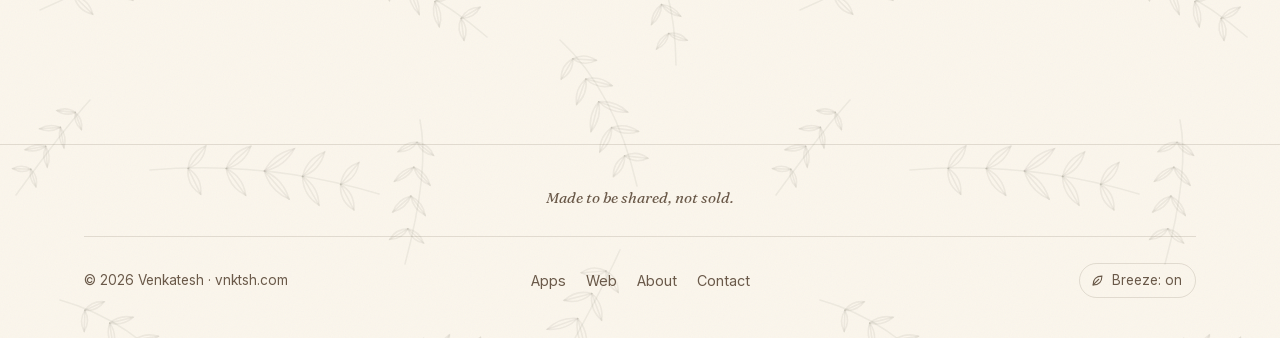
<file: apps/money-book/privacy/index.html>
<!doctype html>
<html lang="en">
<head>
  <meta charset="UTF-8" />
  <meta name="viewport" content="width=device-width, initial-scale=1.0" />
  <title>MoneyBook Privacy Policy — Venkatesh</title>
  <meta name="description" content="MoneyBook collects no data. Nothing is ever sent anywhere — install it and use it." />
  <meta name="theme-color" content="#fbf6ec" />
  <link rel="canonical" href="https://vnktsh.com/apps/money-book/privacy/" />

  <!-- Social previews (Open Graph + Twitter/X) -->
  <meta property="og:site_name" content="vnktsh" />
  <meta property="og:type" content="website" />
  <meta property="og:url" content="https://vnktsh.com/apps/money-book/privacy/" />
  <meta property="og:title" content="MoneyBook Privacy Policy — Venkatesh" />
  <meta property="og:description" content="MoneyBook collects no data. Nothing is ever sent anywhere — install it and use it." />
  <meta property="og:image" content="https://vnktsh.com/assets/images/og/og-moneybook.jpg" />
  <meta property="og:image:width" content="1200" />
  <meta property="og:image:height" content="630" />
  <meta property="og:image:alt" content="MoneyBook — a free, offline expense tracker for Android, iPhone, Mac and Windows" />
  <meta name="twitter:card" content="summary_large_image" />
  <link rel="icon" type="image/svg+xml" href="../../../assets/favicon.svg" />

  <link rel="preload" href="../../../assets/fonts/fraunces-latin.woff2" as="font" type="font/woff2" crossorigin />
  <link rel="preload" href="../../../assets/fonts/inter-latin.woff2" as="font" type="font/woff2" crossorigin />

  <link rel="stylesheet" href="../../../css/style.css?v=26" />

  <style>
    /* Page-scoped additions for the legal content — reuses the site's
       tokens (--card, --card-border, --ink-soft, --gradient) rather than
       introducing a new palette. */
    .legal {
      max-width: 720px;
      margin: 0 auto;
    }
    .legal .updated {
      font-size: 0.85rem;
      color: var(--ink-soft);
      margin-bottom: 40px;
    }
    .legal-entry {
      padding: 28px 0;
      border-bottom: 1px solid var(--card-border);
    }
    .legal-entry:last-child { border-bottom: none; }
    .legal-entry h2 {
      font-size: 1.15rem;
      display: flex;
      align-items: baseline;
      gap: 10px;
    }
    .legal-entry h2 .num {
      font-family: var(--font-display);
      font-size: 0.8rem;
      color: transparent;
      background: var(--gradient);
      -webkit-background-clip: text;
      background-clip: text;
      font-weight: 700;
    }
    .legal-entry p { margin-bottom: 12px; }
    .legal-entry p:last-child { margin-bottom: 0; }
    .legal-entry strong { color: var(--ink); }
    .legal-entry a { color: var(--link); text-decoration: underline; text-underline-offset: 2px; }
  </style>
</head>
<body>

  <header class="site-header">
    <nav class="nav">
      <a href="../../../index.html" class="logo">
        vnktsh
      </a>
      <ul class="nav-links">
        <li><a href="../../../index.html">Home</a></li>
        <li><a href="../../../apps.html" class="active">Apps</a></li>
        <li><a href="../../../web.html">Web</a></li>
        <li><a href="../../../about.html">About</a></li>
        <li><a href="../../../contact.html">Contact</a></li>
        <li><a href="../../../contact.html" class="nav-cta">Say hello</a></li>
      </ul>
      <button class="nav-toggle" aria-label="Toggle menu" aria-expanded="false">
        <span></span><span></span><span></span>
      </button>
    </nav>
  </header>

  <main>
    <section class="page-hero">
      <div class="blob blob-1"></div>
      <div class="container">
        <a href="../index.html" class="back-link">← Back to MoneyBook</a>
        <span class="eyebrow"><span class="dot"></span> Legal</span>
        <h1>Privacy <span class="gradient-text">Policy</span></h1>
        <p>
          MoneyBook collects no data. None. You install it, you use it —
          that's the whole relationship.
        </p>
      </div>
    </section>

    <section class="section">
      <div class="container legal">
        <p class="updated">Effective 3 September 2026 · iPhone section added 30 September 2026, widened to the browser version on every device 10 October 2026</p>

        <div class="legal-entry">
          <h2><span class="num">01</span> We collect nothing</h2>
          <p>MoneyBook makes no network requests of any kind. There's no account, no server, no analytics, no crash reporting, no ads, and no trackers — not from us, and not from any third party. Everything you enter lives only in a database on your own device.</p>
          <p>There is no connection between us and you once the app is installed. We have no way to see your data, identify you, or know the app is even on your phone.</p>
          <p><strong>In the browser version</strong> (the only version on iPhone, and an option on Android, Mac and Windows), MoneyBook runs from money-book-online.pages.dev and keeps everything in that browser's storage on your device. Opening the page loads the app itself from Cloudflare, the host — like visiting any website — and that is the only request it makes. It sends nothing back, and the page is locked so it cannot contact any other site.</p>
        </div>

        <div class="legal-entry">
          <h2><span class="num">02</span> On-device security stays on-device</h2>
          <p>If you set a passcode or enable Face ID / fingerprint unlock, that's handled entirely by your device's own secure storage and operating system. It never leaves your device, and we never have access to it.</p>
        </div>

        <div class="legal-entry">
          <h2><span class="num">03</span> Suitable for all ages, including children under 13</h2>
          <p>Since MoneyBook collects no data from anyone, it's suitable for users of any age, including children under 13.</p>
        </div>

        <div class="legal-entry">
          <h2><span class="num">04</span> Changes to this policy</h2>
          <p>If this ever changes — it won't without a very good reason — we'll update the effective date above and notify users in the app.</p>
        </div>

        <div class="legal-entry">
          <h2><span class="num">05</span> Contact us</h2>
          <p>Questions? <a href="../../../contact.html">Get in touch through the contact page</a> — it reaches me directly.</p>
        </div>
      </div>
    </section>
  </main>

  <footer class="site-footer">
    <div class="container">
      <p class="footer-creed">Made to be shared, not sold.</p>
      <div class="footer-inner">
      <span class="footer-note">© <span id="year"></span> Venkatesh · vnktsh.com</span>
      <ul class="footer-links">
        <li><a href="../../../apps.html">Apps</a></li>
        <li><a href="../../../web.html">Web</a></li>
        <li><a href="../../../about.html">About</a></li>
        <li><a href="../../../contact.html">Contact</a></li>
      </ul>
      </div>
    </div>
  </footer>

  <button class="back-to-top" aria-label="Back to top">↑</button>

  <script src="../../../js/main.js?v=6"></script>
  <script>document.getElementById('year').textContent = new Date().getFullYear();</script>
</body>
</html>
</file>
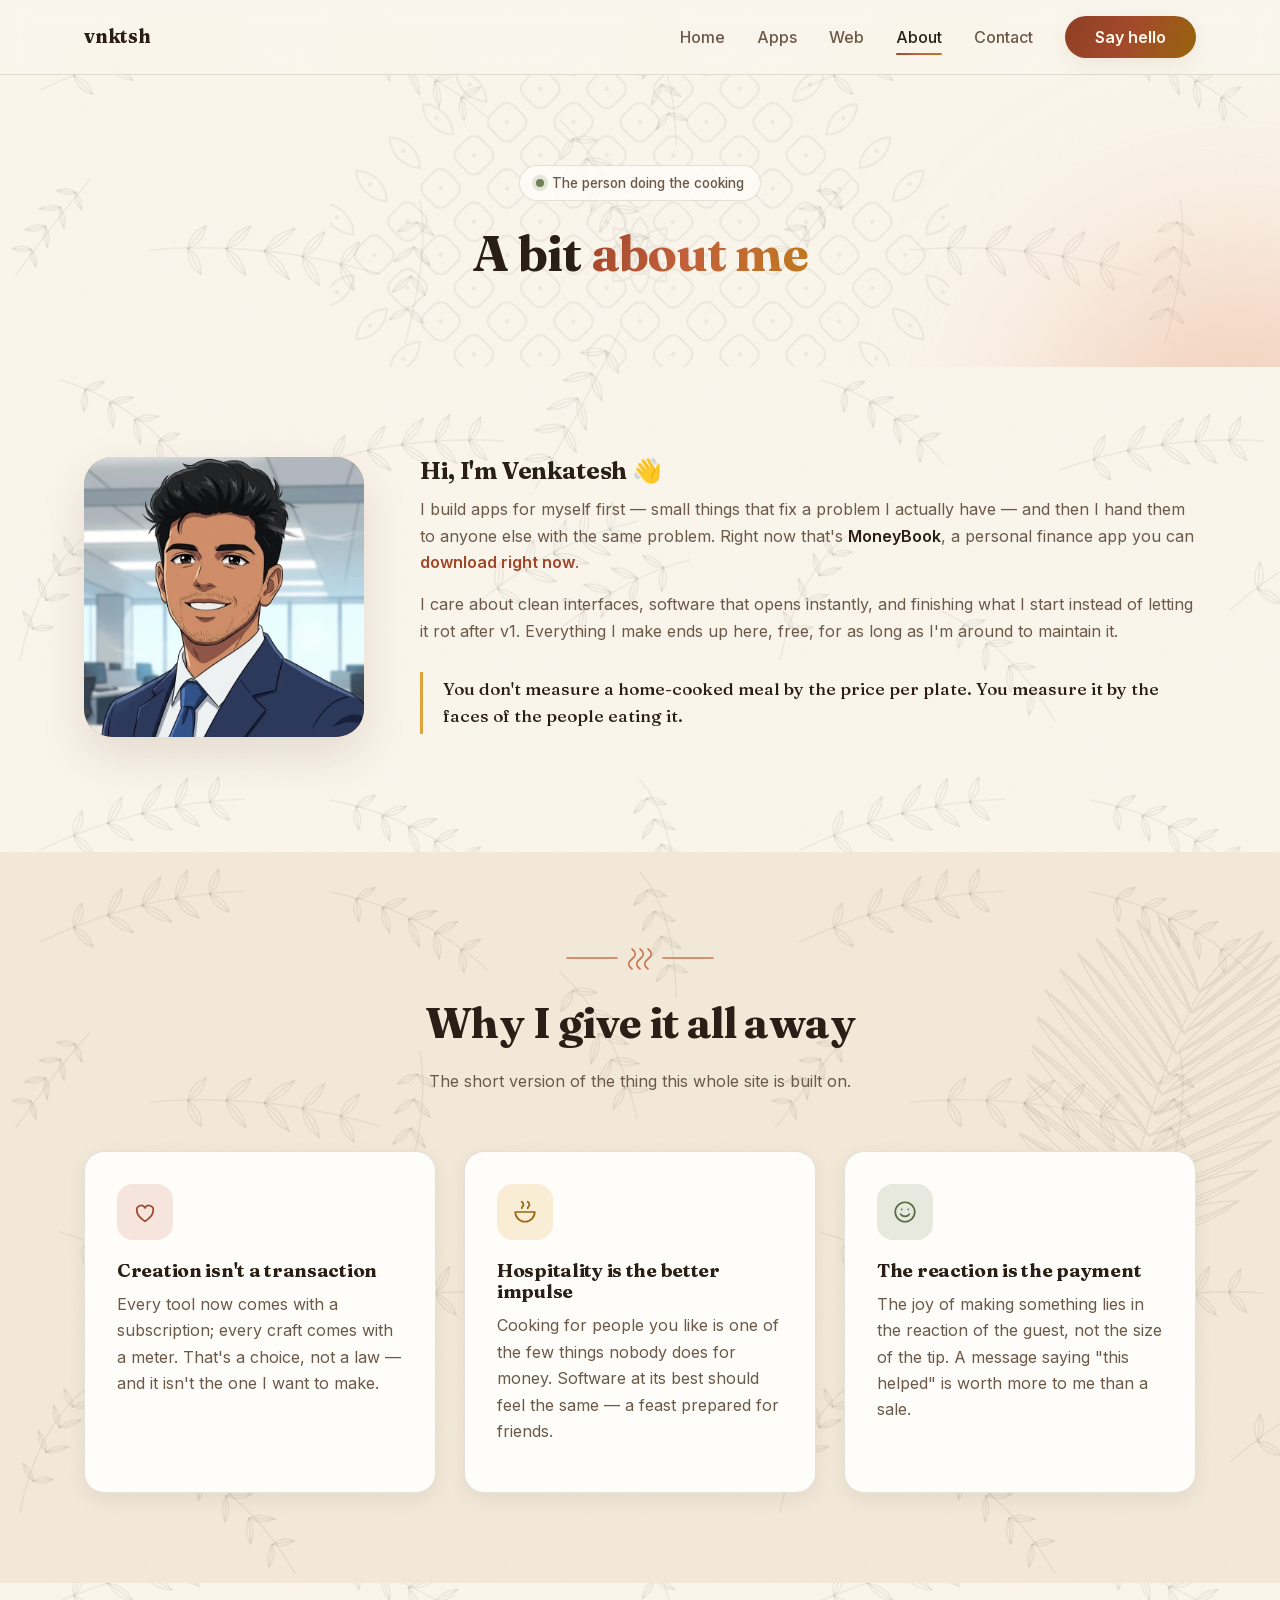
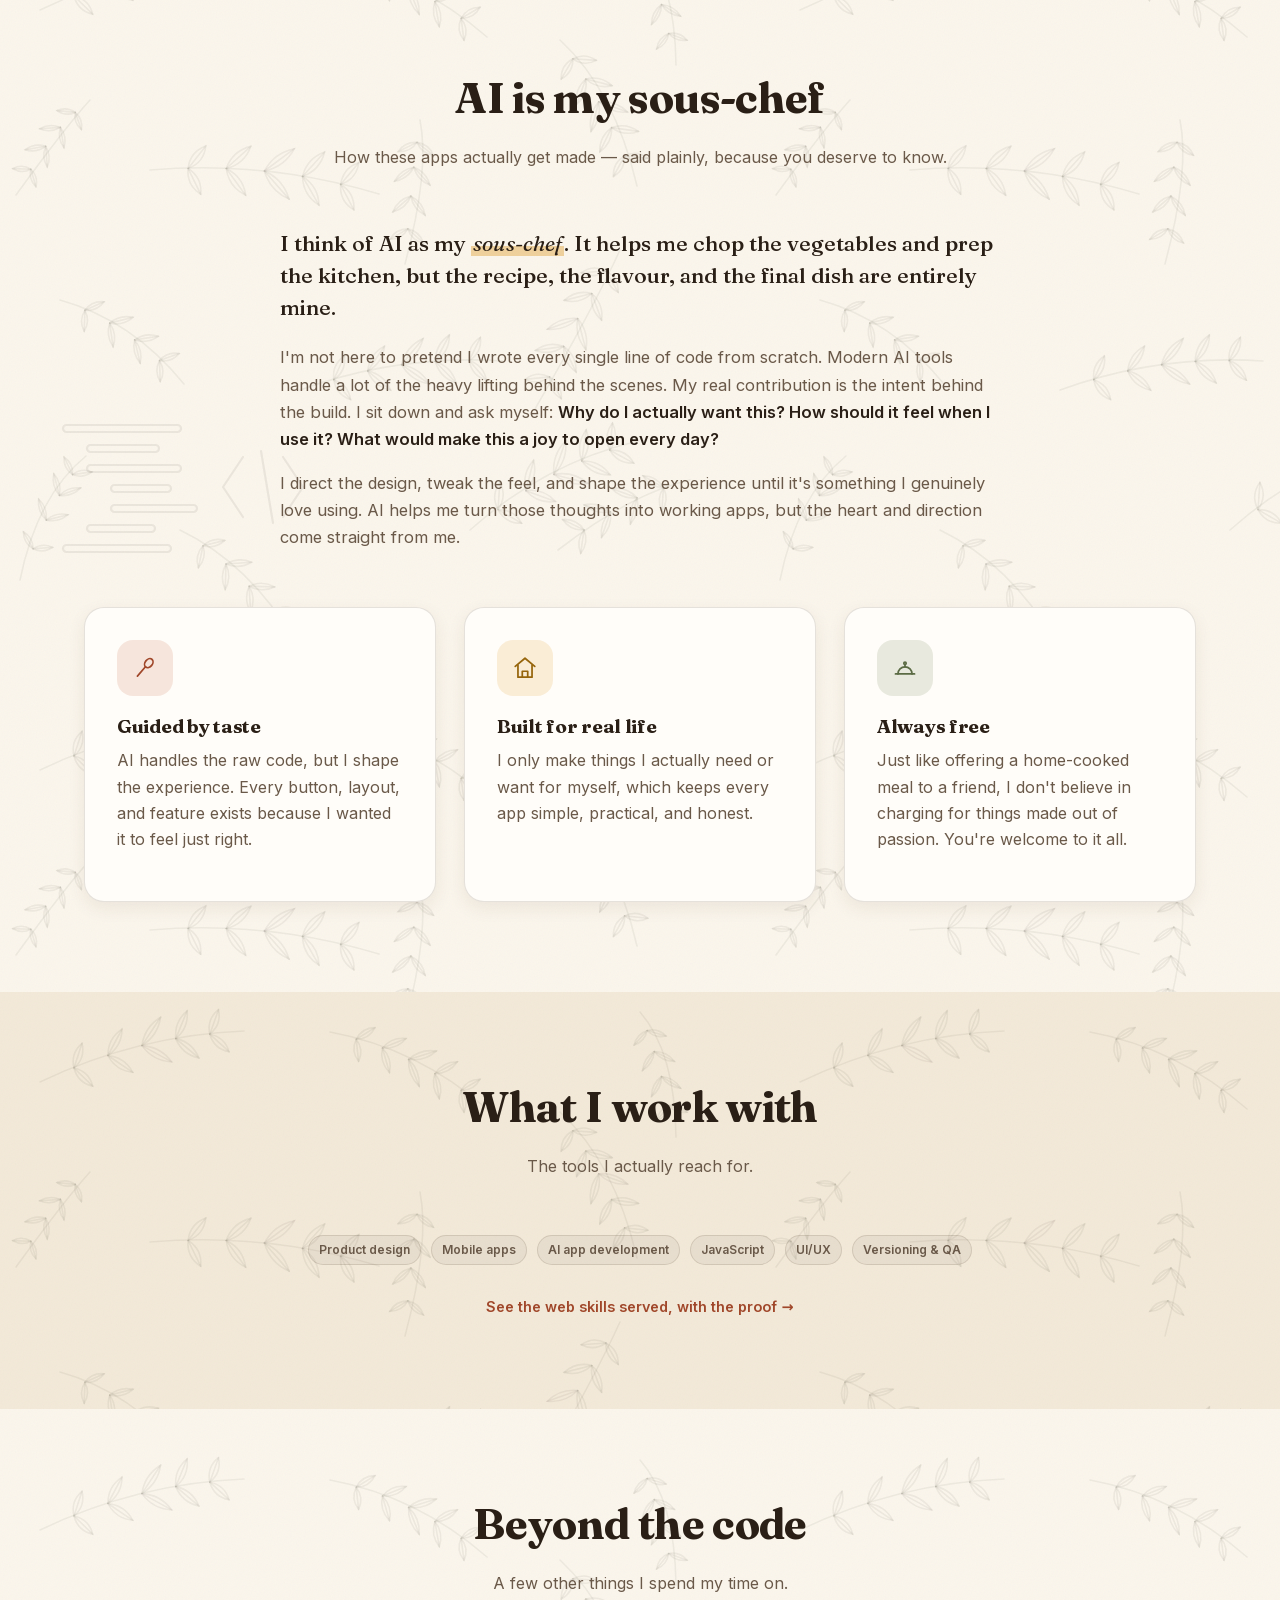
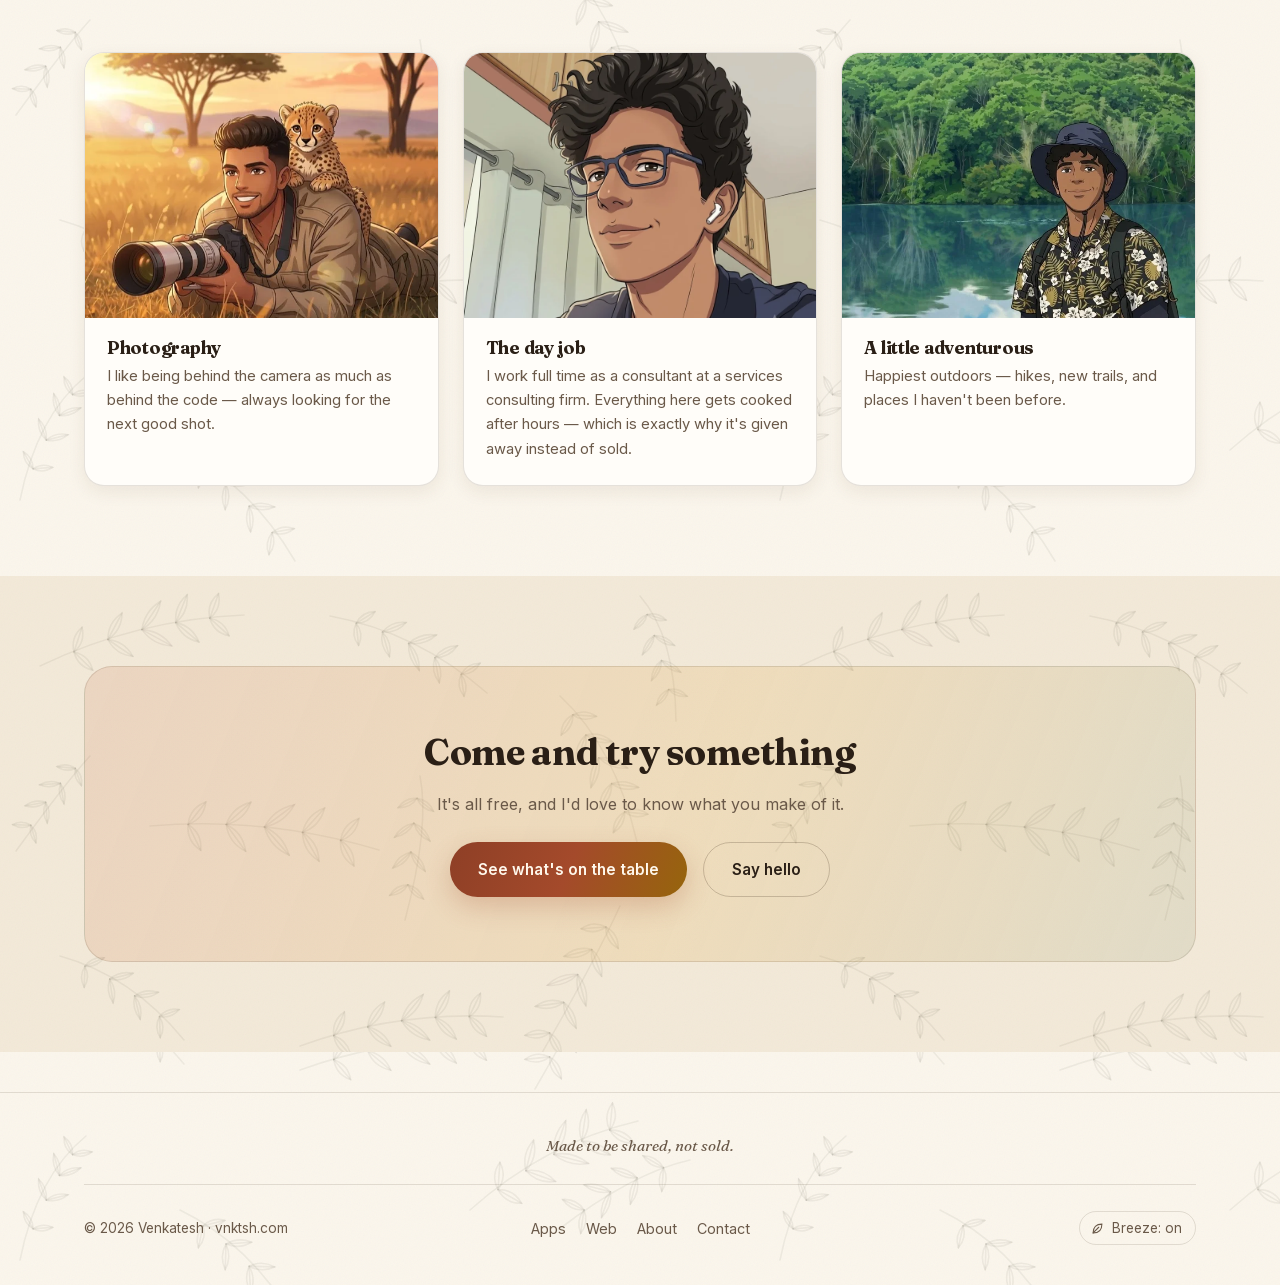
<file: about.html>
<!doctype html>
<html lang="en">
<head>
  <meta charset="UTF-8" />
  <meta name="viewport" content="width=device-width, initial-scale=1.0" />
  <title>About — Venkatesh</title>
  <meta name="description" content="Why I build apps and give them away free — the hospitality idea behind MoneyBook and everything else on vnktsh.com." />
  <meta name="theme-color" content="#fbf6ec" />
  <link rel="canonical" href="https://vnktsh.com/about.html" />

  <!-- Social previews (Open Graph + Twitter/X) -->
  <meta property="og:site_name" content="vnktsh" />
  <meta property="og:type" content="website" />
  <meta property="og:url" content="https://vnktsh.com/about.html" />
  <meta property="og:title" content="About — Venkatesh" />
  <meta property="og:description" content="Why I build apps and give them away free — the hospitality idea behind MoneyBook and everything else on vnktsh.com." />
  <meta property="og:image" content="https://vnktsh.com/assets/images/og/og-site.jpg" />
  <meta property="og:image:width" content="1200" />
  <meta property="og:image:height" content="630" />
  <meta property="og:image:alt" content="vnktsh.com — apps, made like a meal for friends" />
  <meta name="twitter:card" content="summary_large_image" />
  <link rel="icon" type="image/svg+xml" href="assets/favicon.svg" />

  <link rel="preload" href="assets/fonts/fraunces-latin.woff2" as="font" type="font/woff2" crossorigin />
  <link rel="preload" href="assets/fonts/inter-latin.woff2" as="font" type="font/woff2" crossorigin />

  <link rel="stylesheet" href="css/style.css?v=26" />
</head>
<body>

  <header class="site-header">
    <nav class="nav">
      <a href="index.html" class="logo">
        vnktsh
      </a>
      <ul class="nav-links">
        <li><a href="index.html">Home</a></li>
        <li><a href="apps.html">Apps</a></li>
        <li><a href="web.html">Web</a></li>
        <li><a href="about.html" class="active">About</a></li>
        <li><a href="contact.html">Contact</a></li>
        <li><a href="contact.html" class="nav-cta">Say hello</a></li>
      </ul>
      <button class="nav-toggle" aria-label="Toggle menu" aria-expanded="false">
        <span></span><span></span><span></span>
      </button>
    </nav>
  </header>

  <main>
    <section class="page-hero">
      <div class="blob blob-2"></div>
      <div class="container">
        <span class="eyebrow"><span class="dot"></span> The person doing the cooking</span>
        <h1>A bit <span class="gradient-text">about me</span></h1>
      </div>
    </section>

    <section class="section reveal">
      <div class="container">
        <div class="about-grid">
          <div>
            <div class="avatar">
              <img src="assets/images/venkatesh-portrait.webp" width="768" height="1025" alt="Venkatesh" />
            </div>
          </div>

          <div>
            <h2>Hi, I'm Venkatesh 👋</h2>
            <p>
              I build apps for myself first — small things that fix a problem I actually
              have — and then I hand them to anyone else with the same problem. Right now
              that's <strong>MoneyBook</strong>, a personal finance app you can
              <a href="apps/money-book/index.html#download" style="color:var(--link);font-weight:600;">download right now</a>.
            </p>
            <p>
              I care about clean interfaces, software that opens instantly, and finishing
              what I start instead of letting it rot after v1. Everything I make ends up
              here, free, for as long as I'm around to maintain it.
            </p>

            <div class="aside-note">
              You don't measure a home-cooked meal by the price per plate. You measure it
              by the faces of the people eating it.
            </div>
          </div>
        </div>
      </div>
    </section>

    <!-- ================= WHY FREE ================= -->
    <section class="section section-alt reveal has-frond" id="why-free">
      <div class="container">
        <svg class="ornament" viewBox="0 0 150 30" aria-hidden="true">
          <line x1="2" y1="16" x2="52" y2="16" />
          <line x1="98" y1="16" x2="148" y2="16" />
          <path class="steam-rise" d="M67 27c-4.5-3.5-4.5-6.5 0-10s4.5-6.5 0-10" />
          <path class="steam-rise" d="M75 27c-4.5-3.5-4.5-6.5 0-10s4.5-6.5 0-10" />
          <path class="steam-rise" d="M83 27c-4.5-3.5-4.5-6.5 0-10s4.5-6.5 0-10" />
        </svg>
        <div class="section-head">
          <h2>Why I give it all away</h2>
          <p>The short version of the thing this whole site is built on.</p>
        </div>

        <div class="grid grid-3">
          <div class="card">
            <div class="icon-tile tile-terracotta">
              <svg class="ico" viewBox="0 0 24 24" aria-hidden="true">
                <path d="M12 20.5s-7.5-4.3-7.5-9.7A4 4 0 0 1 12 8.2a4 4 0 0 1 7.5 2.6c0 5.4-7.5 9.7-7.5 9.7Z" />
              </svg>
            </div>
            <h3>Creation isn't a transaction</h3>
            <p>
              Every tool now comes with a subscription; every craft comes with a meter.
              That's a choice, not a law — and it isn't the one I want to make.
            </p>
          </div>
          <div class="card">
            <div class="icon-tile tile-amber">
              <svg class="ico" viewBox="0 0 24 24" aria-hidden="true">
                <path d="M3 12h18a9 9 0 0 1-18 0Z" />
                <path d="M9 8.5c0-1.6 1.6-1.6 1.6-3.2S9 2.5 9 2.5" />
                <path d="M14.5 8.5c0-1.6 1.6-1.6 1.6-3.2s-1.6-2.8-1.6-2.8" />
              </svg>
            </div>
            <h3>Hospitality is the better impulse</h3>
            <p>
              Cooking for people you like is one of the few things nobody does for money.
              Software at its best should feel the same — a feast prepared for friends.
            </p>
          </div>
          <div class="card">
            <div class="icon-tile tile-sage">
              <svg class="ico" viewBox="0 0 24 24" aria-hidden="true">
                <path d="M8 14s1.5 2 4 2 4-2 4-2" />
                <path d="M9 9.5h.01M15 9.5h.01" />
                <circle cx="12" cy="12" r="9" />
              </svg>
            </div>
            <h3>The reaction is the payment</h3>
            <p>
              The joy of making something lies in the reaction of the guest, not the size
              of the tip. A message saying "this helped" is worth more to me than a sale.
            </p>
          </div>
        </div>
      </div>
    </section>

    <!-- ================= AI AS SOUS-CHEF ================= -->
    <section class="section reveal has-code" id="sous-chef">
      <div class="container">
        <div class="section-head">
          <h2>AI is my sous-chef</h2>
          <p>How these apps actually get made — said plainly, because you deserve to know.</p>
        </div>

        <div class="prose">
          <p class="lede">
            I think of AI as my <em>sous-chef</em>. It helps me chop the vegetables and prep
            the kitchen, but the recipe, the flavour, and the final dish are entirely mine.
          </p>
          <p>
            I'm not here to pretend I wrote every single line of code from scratch. Modern AI
            tools handle a lot of the heavy lifting behind the scenes. My real contribution is
            the intent behind the build. I sit down and ask myself: <strong>Why do I actually
            want this? How should it feel when I use it? What would make this a joy to open
            every day?</strong>
          </p>
          <p>
            I direct the design, tweak the feel, and shape the experience until it's something
            I genuinely love using. AI helps me turn those thoughts into working apps, but the
            heart and direction come straight from me.
          </p>
        </div>

        <div class="grid grid-3">
          <div class="card">
            <div class="icon-tile tile-terracotta">
              <svg class="ico" viewBox="0 0 24 24" aria-hidden="true">
                <ellipse cx="15.5" cy="7.5" rx="3.4" ry="4.6" transform="rotate(38 15.5 7.5)" />
                <path d="M12.4 10.9 5 19.5" />
              </svg>
            </div>
            <h3>Guided by taste</h3>
            <p>
              AI handles the raw code, but I shape the experience. Every button, layout, and
              feature exists because I wanted it to feel just right.
            </p>
          </div>
          <div class="card">
            <div class="icon-tile tile-amber">
              <svg class="ico" viewBox="0 0 24 24" aria-hidden="true">
                <path d="M3 10.5 12 3l9 7.5" />
                <path d="M5.5 9.3V20.5h13V9.3" />
                <path d="M9.5 20.5V15h5v5.5" />
              </svg>
            </div>
            <h3>Built for real life</h3>
            <p>
              I only make things I actually need or want for myself, which keeps every app
              simple, practical, and honest.
            </p>
          </div>
          <div class="card">
            <div class="icon-tile tile-sage">
              <svg class="ico" viewBox="0 0 24 24" aria-hidden="true">
                <path d="M3.2 17.5h17.6" />
                <path d="M5.5 17.5a6.5 6.5 0 0 1 13 0" />
                <path d="M12 11V9.2" />
                <circle cx="12" cy="7.6" r="1.1" />
              </svg>
            </div>
            <h3>Always free</h3>
            <p>
              Just like offering a home-cooked meal to a friend, I don't believe in charging
              for things made out of passion. You're welcome to it all.
            </p>
          </div>
        </div>
      </div>
    </section>

    <section class="section section-alt reveal">
      <div class="container">
        <div class="section-head">
          <h2>What I work with</h2>
          <p>The tools I actually reach for.</p>
        </div>
        <div class="skill-list" style="justify-content:center;">
          <span class="tag">Product design</span>
          <span class="tag">Mobile apps</span>
          <span class="tag">AI app development</span>
          <span class="tag">JavaScript</span>
          <span class="tag">UI/UX</span>
          <span class="tag">Versioning &amp; QA</span>
        </div>
        <div class="quiet-band" style="margin-top:28px;">
          <a href="web.html">See the web skills served, with the proof →</a>
        </div>
      </div>
    </section>

    <!-- ================= BEYOND THE CODE ================= -->
    <section class="section reveal">
      <div class="container">
        <div class="section-head">
          <h2>Beyond the code</h2>
          <p>A few other things I spend my time on.</p>
        </div>
        <div class="life-grid">
          <div class="life-card">
            <div class="life-card-media">
              <img src="assets/images/venkatesh-photography.webp" width="585" height="1023" loading="lazy" decoding="async" alt="Photography" />
            </div>
            <div class="life-card-body">
              <h3>Photography</h3>
              <p>I like being behind the camera as much as behind the code — always looking for the next good shot.</p>
            </div>
          </div>
          <div class="life-card">
            <div class="life-card-media">
              <img src="assets/images/venkatesh-ai-dev.webp" width="882" height="890" loading="lazy" decoding="async" alt="Venkatesh at the day job" />
            </div>
            <div class="life-card-body">
              <h3>The day job</h3>
              <p>I work full time as a consultant at a services consulting firm. Everything here gets cooked after hours — which is exactly why it's given away instead of sold.</p>
            </div>
          </div>
          <div class="life-card">
            <div class="life-card-media">
              <img src="assets/images/venkatesh-adventure.webp" width="640" height="732" loading="lazy" decoding="async" alt="Outdoor adventure" />
            </div>
            <div class="life-card-body">
              <h3>A little adventurous</h3>
              <p>Happiest outdoors — hikes, new trails, and places I haven't been before.</p>
            </div>
          </div>
        </div>
      </div>
    </section>

    <section class="section section-alt reveal">
      <div class="container">
        <div class="cta-band">
          <h2>Come and try something</h2>
          <p>It's all free, and I'd love to know what you make of it.</p>
          <div class="hero-actions">
            <a href="apps.html" class="btn btn-primary">See what's on the table</a>
            <a href="contact.html" class="btn btn-ghost">Say hello</a>
          </div>
        </div>
      </div>
    </section>
  </main>

  <footer class="site-footer">
    <div class="container">
      <p class="footer-creed">Made to be shared, not sold.</p>
      <div class="footer-inner">
        <span class="footer-note">© <span id="year"></span> Venkatesh · vnktsh.com</span>
        <ul class="footer-links">
          <li><a href="apps.html">Apps</a></li>
          <li><a href="web.html">Web</a></li>
          <li><a href="about.html">About</a></li>
          <li><a href="contact.html">Contact</a></li>
        </ul>
      </div>
    </div>
  </footer>

  <button class="back-to-top" aria-label="Back to top">↑</button>

  <script src="js/main.js?v=6"></script>
  <script>document.getElementById('year').textContent = new Date().getFullYear();</script>
</body>
</html>
</file>
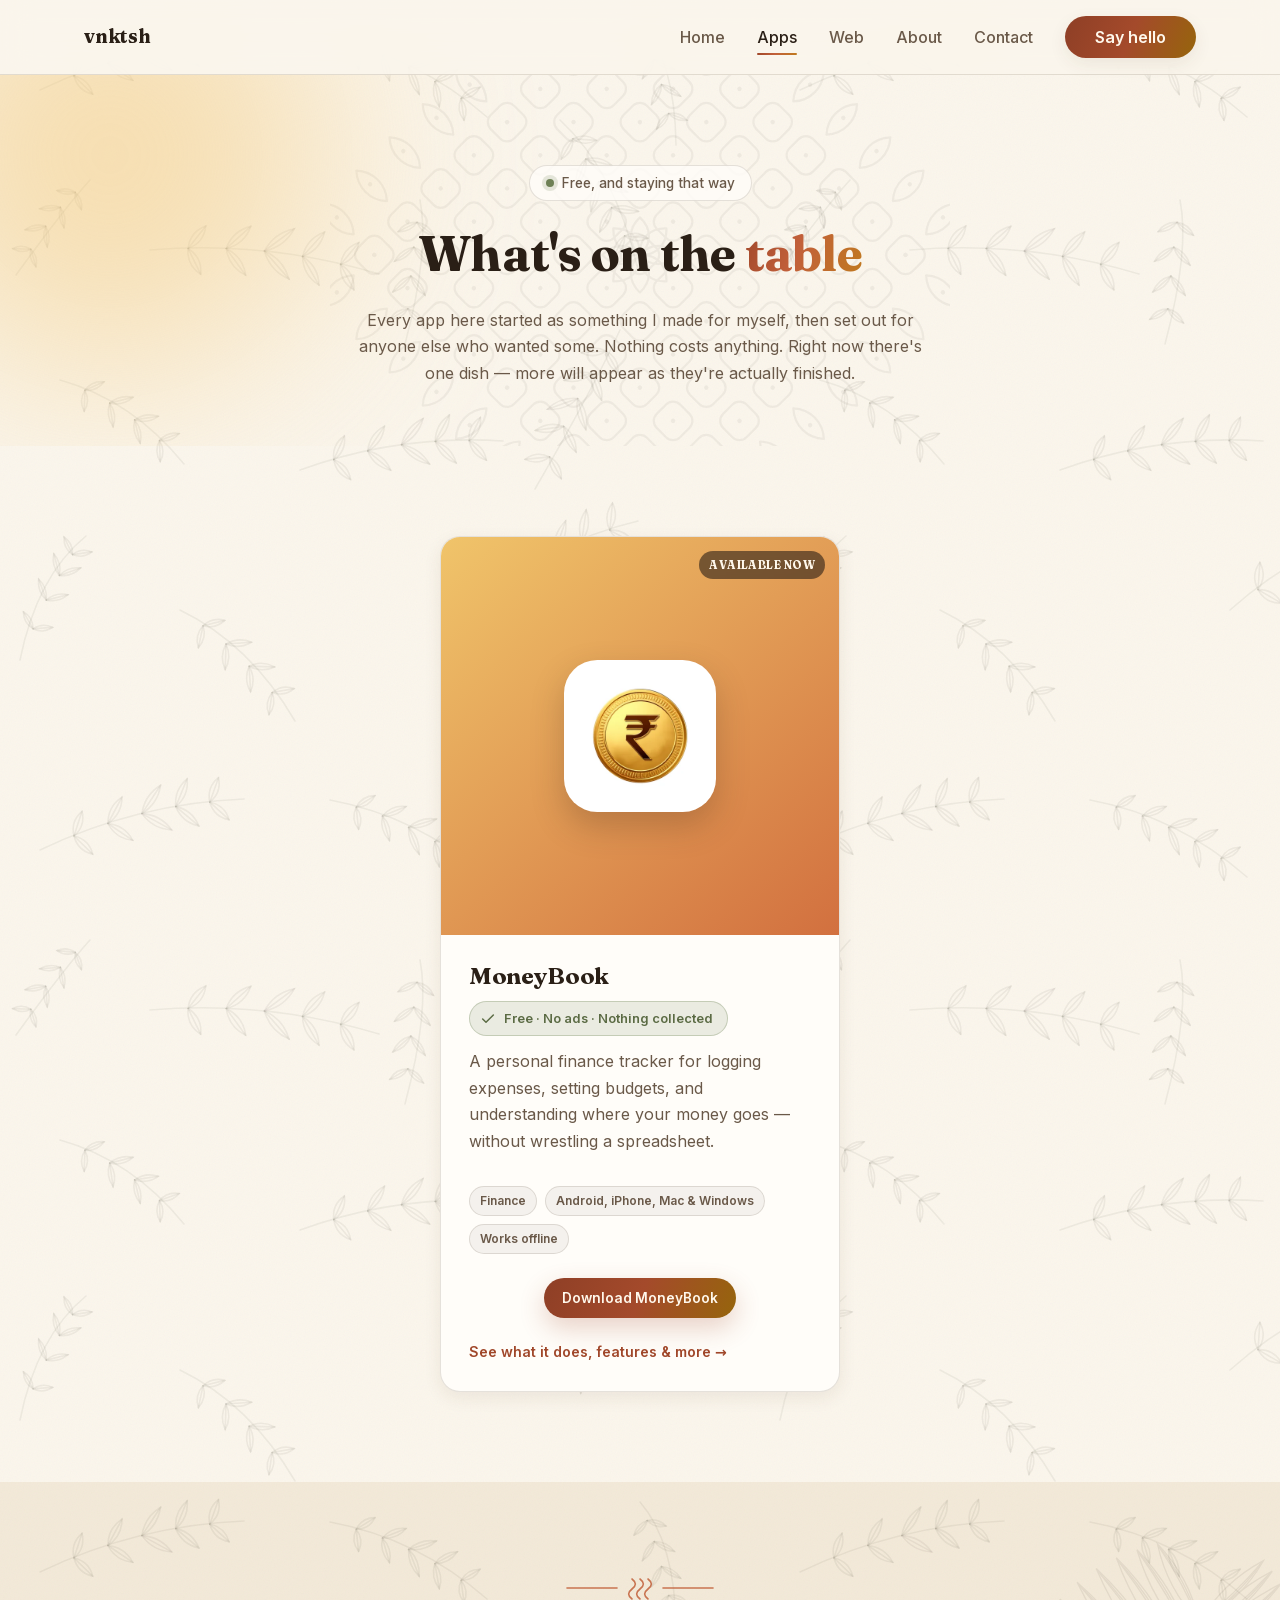
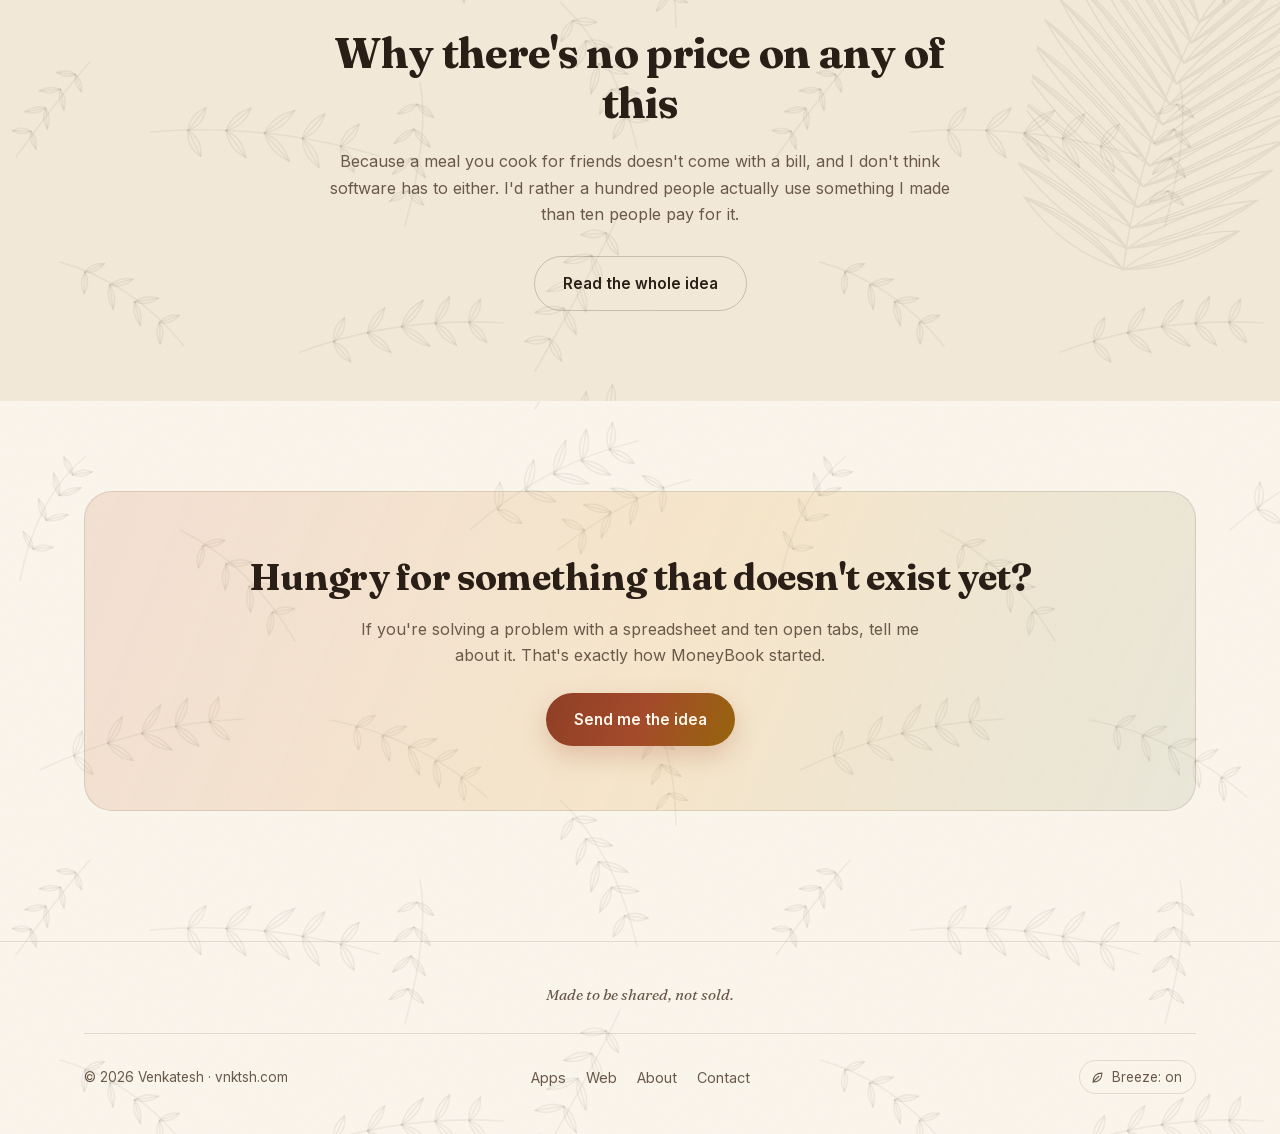
<file: apps.html>
<!doctype html>
<html lang="en">
<head>
  <meta charset="UTF-8" />
  <meta name="viewport" content="width=device-width, initial-scale=1.0" />
  <title>Free Apps by Venkatesh — MoneyBook Expense Tracker and More</title>
  <meta name="description" content="Apps built by Venkatesh and given away free — no ads, no subscriptions, nothing collected. Starting with MoneyBook." />
  <meta name="theme-color" content="#fbf6ec" />
  <link rel="canonical" href="https://vnktsh.com/apps.html" />

  <!-- Social previews (Open Graph + Twitter/X) -->
  <meta property="og:site_name" content="vnktsh" />
  <meta property="og:type" content="website" />
  <meta property="og:url" content="https://vnktsh.com/apps.html" />
  <meta property="og:title" content="Free Apps by Venkatesh — MoneyBook Expense Tracker and More" />
  <meta property="og:description" content="Apps built by Venkatesh and given away free — no ads, no subscriptions, nothing collected. Starting with MoneyBook." />
  <meta property="og:image" content="https://vnktsh.com/assets/images/og/og-site.jpg" />
  <meta property="og:image:width" content="1200" />
  <meta property="og:image:height" content="630" />
  <meta property="og:image:alt" content="vnktsh.com — apps, made like a meal for friends" />
  <meta name="twitter:card" content="summary_large_image" />
  <link rel="icon" type="image/svg+xml" href="assets/favicon.svg" />

  <link rel="preload" href="assets/fonts/fraunces-latin.woff2" as="font" type="font/woff2" crossorigin />
  <link rel="preload" href="assets/fonts/inter-latin.woff2" as="font" type="font/woff2" crossorigin />

  <link rel="stylesheet" href="css/style.css?v=26" />
</head>
<body>

  <header class="site-header">
    <nav class="nav">
      <a href="index.html" class="logo">
        vnktsh
      </a>
      <ul class="nav-links">
        <li><a href="index.html">Home</a></li>
        <li><a href="apps.html" class="active">Apps</a></li>
        <li><a href="web.html">Web</a></li>
        <li><a href="about.html">About</a></li>
        <li><a href="contact.html">Contact</a></li>
        <li><a href="contact.html" class="nav-cta">Say hello</a></li>
      </ul>
      <button class="nav-toggle" aria-label="Toggle menu" aria-expanded="false">
        <span></span><span></span><span></span>
      </button>
    </nav>
  </header>

  <main>
    <section class="page-hero">
      <div class="blob blob-1"></div>
      <div class="container">
        <span class="eyebrow"><span class="dot"></span> Free, and staying that way</span>
        <h1>What's on the <span class="gradient-text">table</span></h1>
        <p>
          Every app here started as something I made for myself, then set out for anyone
          else who wanted some. Nothing costs anything. Right now there's one dish —
          more will appear as they're actually finished.
        </p>
      </div>
    </section>

    <section class="section reveal">
      <div class="container">
        <div class="grid grid-1">

          <!-- ===== MoneyBook =====
               Whole card is clickable through to the features page (see
               main.js), same as the home page card. The one button goes
               straight to the download section, where visitors pick their
               platform — no per-platform files are linked from here. -->
          <article class="app-card" data-card-link="apps/money-book/index.html">
            <div class="app-card-media">
              <span class="badge">Available now</span>
              <img class="app-icon" src="assets/images/moneybook-icon-320.webp" width="320" height="320" alt="MoneyBook app icon" />
            </div>
            <div class="app-card-body">
              <h3>MoneyBook</h3>
              <span class="price-line">
                <svg class="ico" viewBox="0 0 24 24" aria-hidden="true"><path d="M20 6 9 17l-5-5"/></svg>
                Free · No ads · Nothing collected
              </span>
              <p>
                A personal finance tracker for logging expenses, setting budgets, and
                understanding where your money goes — without wrestling a spreadsheet.
              </p>
              <div class="tag-row">
                <span class="tag">Finance</span>
                <span class="tag">Android, iPhone, Mac &amp; Windows</span>
                <span class="tag">Works offline</span>
              </div>
              <div class="hero-actions" style="margin:4px 0 0;">
                <a href="apps/money-book/index.html#download" class="btn btn-primary btn-sm">Download MoneyBook</a>
              </div>
              <div class="app-links">
                <a href="apps/money-book/index.html">See what it does, features &amp; more →</a>
              </div>
            </div>
          </article>

        </div>
      </div>
    </section>

    <section class="section section-alt reveal has-frond">
      <div class="container">
        <svg class="ornament" viewBox="0 0 150 30" aria-hidden="true">
          <line x1="2" y1="16" x2="52" y2="16" />
          <line x1="98" y1="16" x2="148" y2="16" />
          <path class="steam-rise" d="M67 27c-4.5-3.5-4.5-6.5 0-10s4.5-6.5 0-10" />
          <path class="steam-rise" d="M75 27c-4.5-3.5-4.5-6.5 0-10s4.5-6.5 0-10" />
          <path class="steam-rise" d="M83 27c-4.5-3.5-4.5-6.5 0-10s4.5-6.5 0-10" />
        </svg>
        <div class="section-head" style="margin-bottom:0;">
          <h2>Why there's no price on any of this</h2>
          <p>
            Because a meal you cook for friends doesn't come with a bill, and I don't think
            software has to either. I'd rather a hundred people actually use something I
            made than ten people pay for it.
          </p>
          <a href="about.html" class="btn btn-ghost" style="margin-top:12px;">Read the whole idea</a>
        </div>
      </div>
    </section>

    <section class="section reveal">
      <div class="container">
        <div class="cta-band">
          <h2>Hungry for something that doesn't exist yet?</h2>
          <p>
            If you're solving a problem with a spreadsheet and ten open tabs, tell me about
            it. That's exactly how MoneyBook started.
          </p>
          <a href="contact.html" class="btn btn-primary">Send me the idea</a>
        </div>
      </div>
    </section>
  </main>

  <footer class="site-footer">
    <div class="container">
      <p class="footer-creed">Made to be shared, not sold.</p>
      <div class="footer-inner">
        <span class="footer-note">© <span id="year"></span> Venkatesh · vnktsh.com</span>
        <ul class="footer-links">
          <li><a href="apps.html">Apps</a></li>
          <li><a href="web.html">Web</a></li>
          <li><a href="about.html">About</a></li>
          <li><a href="contact.html">Contact</a></li>
        </ul>
      </div>
    </div>
  </footer>

  <button class="back-to-top" aria-label="Back to top">↑</button>

  <script src="js/main.js?v=6"></script>
  <script>document.getElementById('year').textContent = new Date().getFullYear();</script>
</body>
</html>
</file>
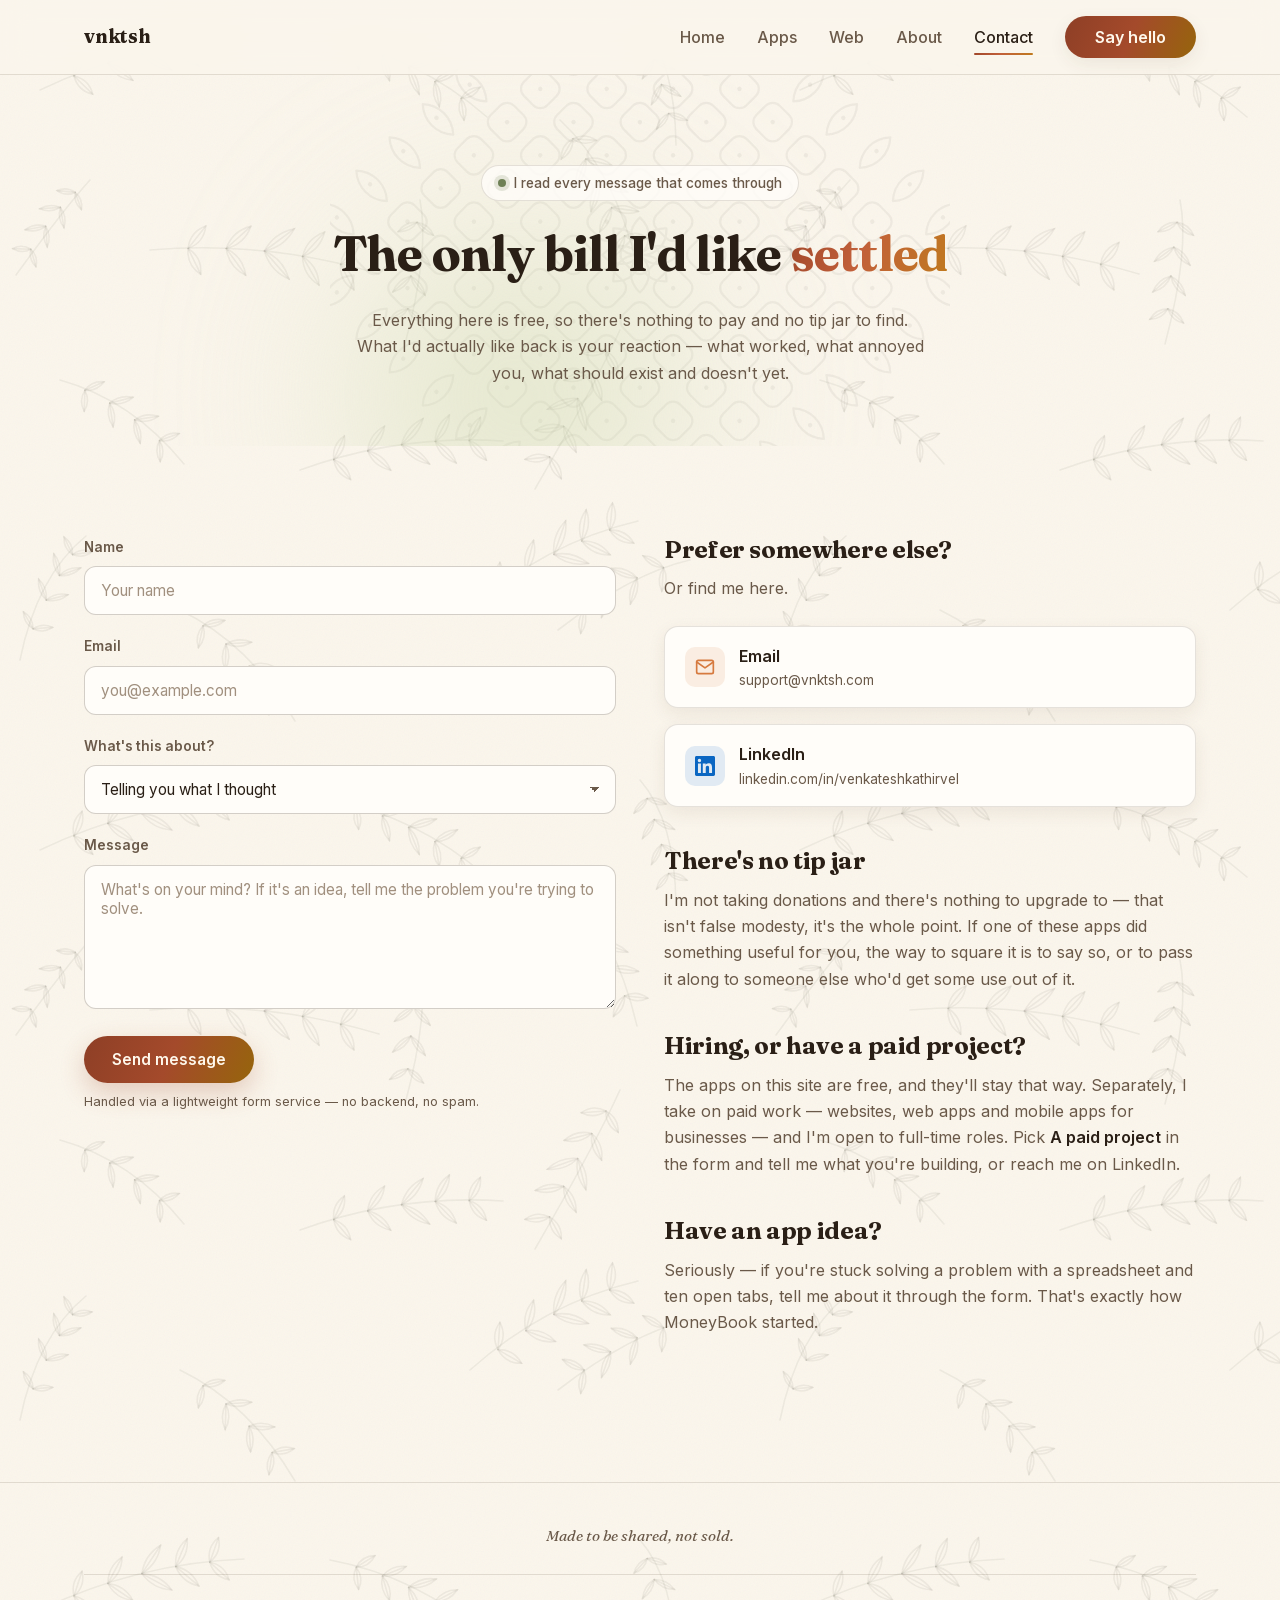
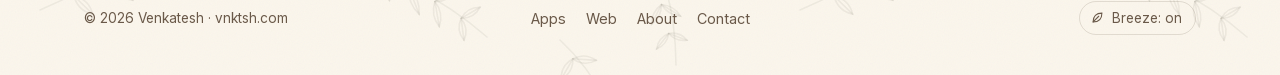
<file: contact.html>
<!doctype html>
<html lang="en">
<head>
  <meta charset="UTF-8" />
  <meta name="viewport" content="width=device-width, initial-scale=1.0" />
  <title>Contact — Venkatesh</title>
  <meta name="description" content="No tip jar, no donations — just tell me what you thought. Get in touch with Venkatesh about MoneyBook, an app idea, or anything else." />
  <meta name="theme-color" content="#fbf6ec" />
  <link rel="canonical" href="https://vnktsh.com/contact.html" />

  <!-- Social previews (Open Graph + Twitter/X) -->
  <meta property="og:site_name" content="vnktsh" />
  <meta property="og:type" content="website" />
  <meta property="og:url" content="https://vnktsh.com/contact.html" />
  <meta property="og:title" content="Contact — Venkatesh" />
  <meta property="og:description" content="No tip jar, no donations — just tell me what you thought. Get in touch with Venkatesh about MoneyBook, an app idea, or anything else." />
  <meta property="og:image" content="https://vnktsh.com/assets/images/og/og-site.jpg" />
  <meta property="og:image:width" content="1200" />
  <meta property="og:image:height" content="630" />
  <meta property="og:image:alt" content="vnktsh.com — apps, made like a meal for friends" />
  <meta name="twitter:card" content="summary_large_image" />
  <link rel="icon" type="image/svg+xml" href="assets/favicon.svg" />

  <link rel="preload" href="assets/fonts/fraunces-latin.woff2" as="font" type="font/woff2" crossorigin />
  <link rel="preload" href="assets/fonts/inter-latin.woff2" as="font" type="font/woff2" crossorigin />

  <link rel="stylesheet" href="css/style.css?v=26" />
</head>
<body>

  <header class="site-header">
    <nav class="nav">
      <a href="index.html" class="logo">
        vnktsh
      </a>
      <ul class="nav-links">
        <li><a href="index.html">Home</a></li>
        <li><a href="apps.html">Apps</a></li>
        <li><a href="web.html">Web</a></li>
        <li><a href="about.html">About</a></li>
        <li><a href="contact.html" class="active">Contact</a></li>
        <li><a href="contact.html" class="nav-cta">Say hello</a></li>
      </ul>
      <button class="nav-toggle" aria-label="Toggle menu" aria-expanded="false">
        <span></span><span></span><span></span>
      </button>
    </nav>
  </header>

  <main>
    <section class="page-hero">
      <div class="blob blob-3"></div>
      <div class="container">
        <span class="eyebrow"><span class="dot"></span> I read every message that comes through</span>
        <h1>The only bill I'd like <span class="gradient-text">settled</span></h1>
        <p>
          Everything here is free, so there's nothing to pay and no tip jar to find. What
          I'd actually like back is your reaction — what worked, what annoyed you, what
          should exist and doesn't yet.
        </p>
      </div>
    </section>

    <section class="section reveal">
      <div class="container contact-grid">

        <!-- Form -->
        <div>
          <!-- Sent via Web3Forms — delivery inbox is whatever this access_key
               is registered to in the Web3Forms dashboard, not this repo. -->
          <form id="contact-form" action="https://api.web3forms.com/submit" method="POST">
            <input type="hidden" name="access_key" value="84ab322b-09dd-4393-986e-d23ad6c19c7d" />
            <input type="hidden" name="subject" value="New message from vnktsh.com" />
            <input type="hidden" name="from_name" value="vnktsh.com contact form" />
            <input type="checkbox" name="botcheck" class="hidden-field" tabindex="-1" autocomplete="off" />
            <div class="field">
              <label for="name">Name</label>
              <input type="text" id="name" name="name" placeholder="Your name" required />
            </div>
            <div class="field">
              <label for="email">Email</label>
              <input type="email" id="email" name="email" placeholder="you@example.com" required />
            </div>
            <div class="field">
              <label for="reason">What's this about?</label>
              <select id="reason" name="reason">
                <option value="Telling you what I thought">Telling you what I thought</option>
                <option value="Just saying hi">Just saying hi</option>
                <option value="App idea">An app idea — build this for me</option>
                <option value="Paid project or role">A paid project, or a role you're hiring for</option>
                <option value="Issue / bug">An issue or bug I ran into</option>
                <option value="Other">Something else</option>
              </select>
            </div>
            <div class="field">
              <label for="message">Message</label>
              <textarea id="message" name="message" rows="6" placeholder="What's on your mind? If it's an idea, tell me the problem you're trying to solve." required></textarea>
            </div>
            <button type="submit" class="btn btn-primary">Send message</button>
            <p class="form-note">Handled via a lightweight form service — no backend, no spam.</p>
            <div class="form-status" role="status"></div>
          </form>
        </div>

        <!-- Direct links -->
        <div>
          <h2>Prefer somewhere else?</h2>
          <p>Or find me here.</p>

          <div class="social-list">
            <a class="social-item" href="mailto:support@vnktsh.com">
              <span class="icon-tile" style="background: rgba(214,122,63,0.12); color:#d67a3f;">
                <svg viewBox="0 0 24 24" width="20" height="20" fill="none" stroke="currentColor" stroke-width="2" stroke-linecap="round" stroke-linejoin="round" aria-hidden="true"><rect x="2" y="4" width="20" height="16" rx="2" /><path d="m2 6 10 7 10-7" /></svg>
              </span>
              <div>
                <strong>Email</strong>
                <div class="footer-note">support@vnktsh.com</div>
              </div>
            </a>
            <a class="social-item" href="https://www.linkedin.com/in/venkateshkathirvel/" target="_blank" rel="noopener">
              <span class="icon-tile" style="background: rgba(10,102,194,0.12); color:#0a66c2;">
                <svg viewBox="0 0 24 24" width="20" height="20" fill="currentColor" aria-hidden="true"><path d="M20.447 20.452h-3.554v-5.569c0-1.328-.027-3.037-1.852-3.037-1.853 0-2.136 1.445-2.136 2.939v5.667H9.351V9h3.414v1.561h.046c.477-.9 1.637-1.85 3.37-1.85 3.601 0 4.267 2.37 4.267 5.455v6.286zM5.337 7.433a2.062 2.062 0 11-.001-4.125 2.062 2.062 0 01.001 4.125zM7.114 20.452H3.558V9h3.556v11.452zM22.225 0H1.771C.792 0 0 .774 0 1.729v20.542C0 23.227.792 24 1.771 24h20.451C23.2 24 24 23.227 24 22.271V1.729C24 .774 23.2 0 22.222 0h.003z"/></svg>
              </span>
              <div>
                <strong>LinkedIn</strong>
                <div class="footer-note">linkedin.com/in/venkateshkathirvel</div>
              </div>
            </a>
          </div>

          <h2 style="margin-top:40px;">There's no tip jar</h2>
          <p>
            I'm not taking donations and there's nothing to upgrade to — that isn't false
            modesty, it's the whole point. If one of these apps did something useful for
            you, the way to square it is to say so, or to pass it along to someone else
            who'd get some use out of it.
          </p>

          <h2 style="margin-top:40px;">Hiring, or have a paid project?</h2>
          <p>
            The apps on this site are free, and they'll stay that way. Separately, I take on
            paid work — websites, web apps and mobile apps for businesses — and I'm open to
            full-time roles. Pick <strong>A paid project</strong> in the form and tell me
            what you're building, or reach me on LinkedIn.
          </p>

          <h2 style="margin-top:40px;">Have an app idea?</h2>
          <p>
            Seriously — if you're stuck solving a problem with a spreadsheet and ten open
            tabs, tell me about it through the form. That's exactly how MoneyBook started.
          </p>
        </div>
      </div>
    </section>
  </main>

  <footer class="site-footer">
    <div class="container">
      <p class="footer-creed">Made to be shared, not sold.</p>
      <div class="footer-inner">
        <span class="footer-note">© <span id="year"></span> Venkatesh · vnktsh.com</span>
        <ul class="footer-links">
          <li><a href="apps.html">Apps</a></li>
          <li><a href="web.html">Web</a></li>
          <li><a href="about.html">About</a></li>
          <li><a href="contact.html">Contact</a></li>
        </ul>
      </div>
    </div>
  </footer>

  <button class="back-to-top" aria-label="Back to top">↑</button>

  <script src="js/main.js?v=6"></script>
  <script>document.getElementById('year').textContent = new Date().getFullYear();</script>
  <script>
    // "Start a project" / "Work with me" links arrive as ?about=work —
    // pre-pick the paid-work reason so nobody has to hunt for it.
    if (new URLSearchParams(location.search).get('about') === 'work') {
      document.getElementById('reason').value = 'Paid project or role';
    }
  </script>
</body>
</html>
</file>
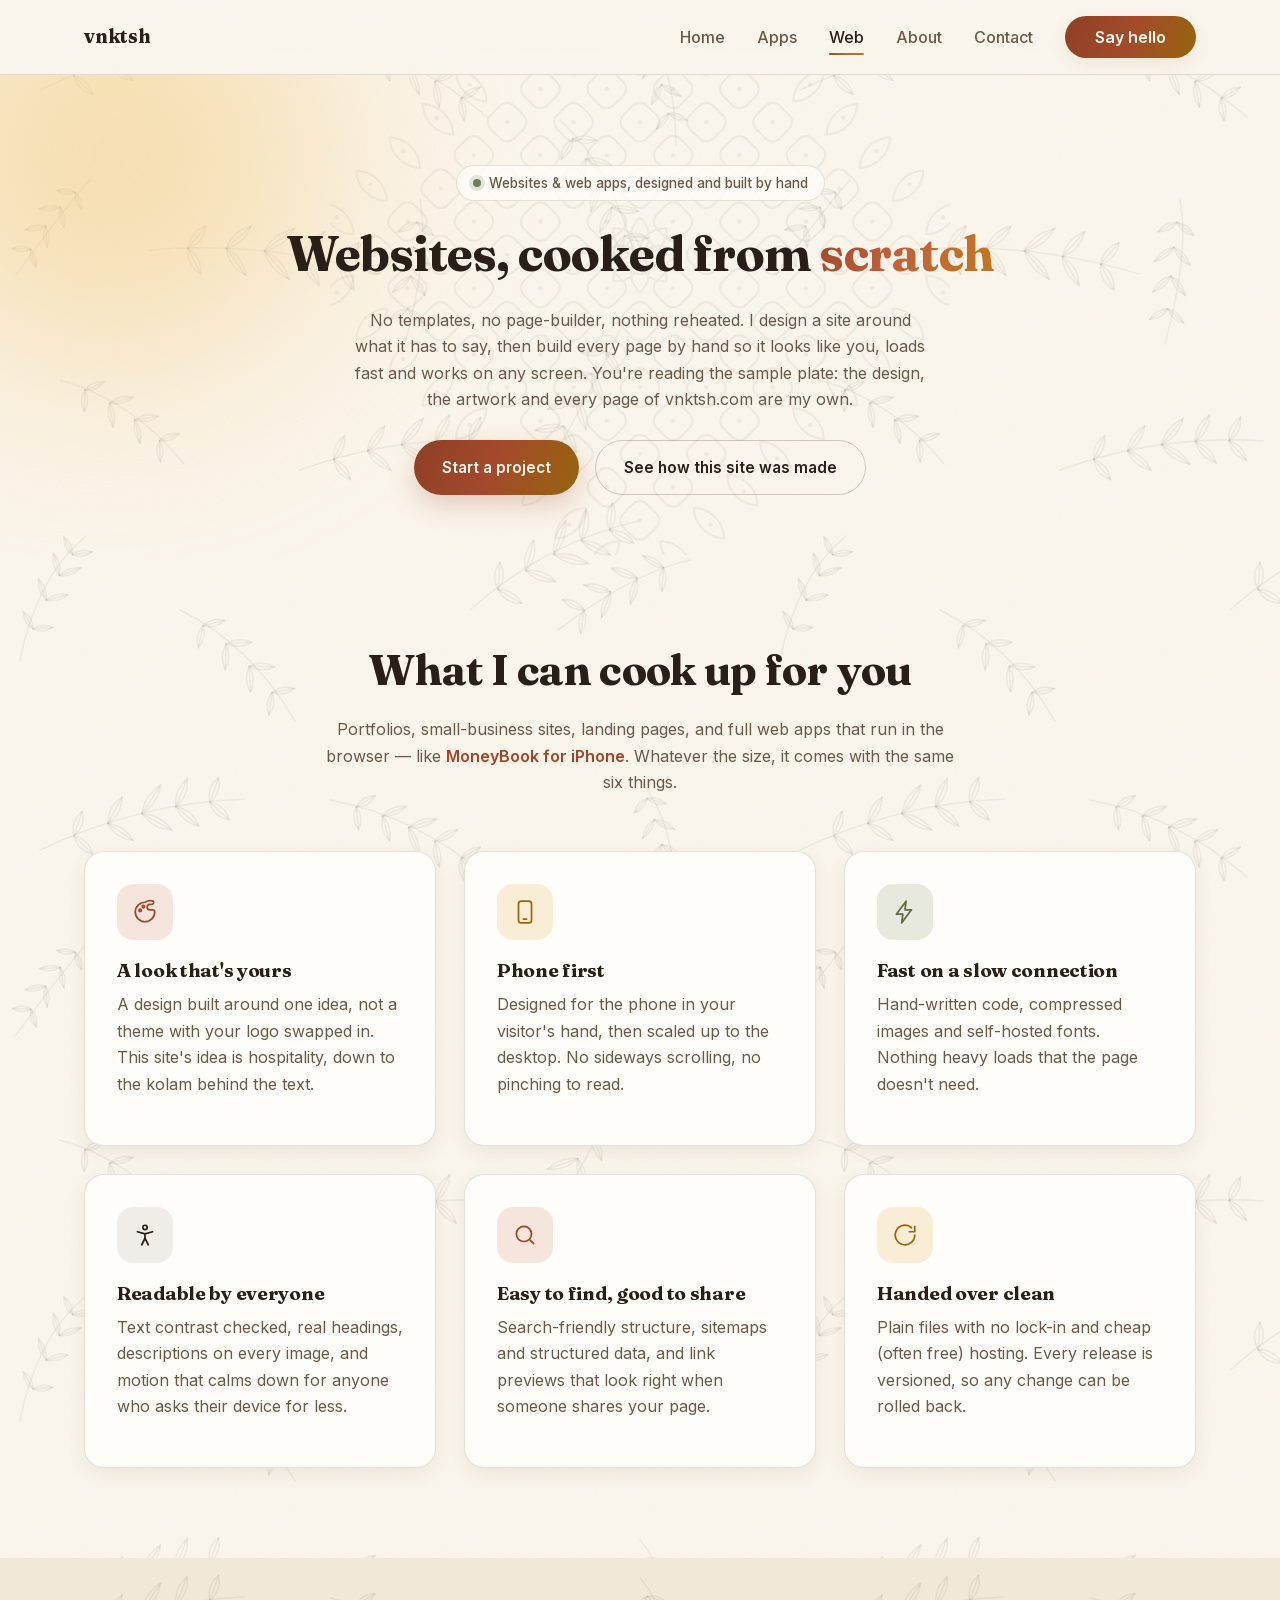
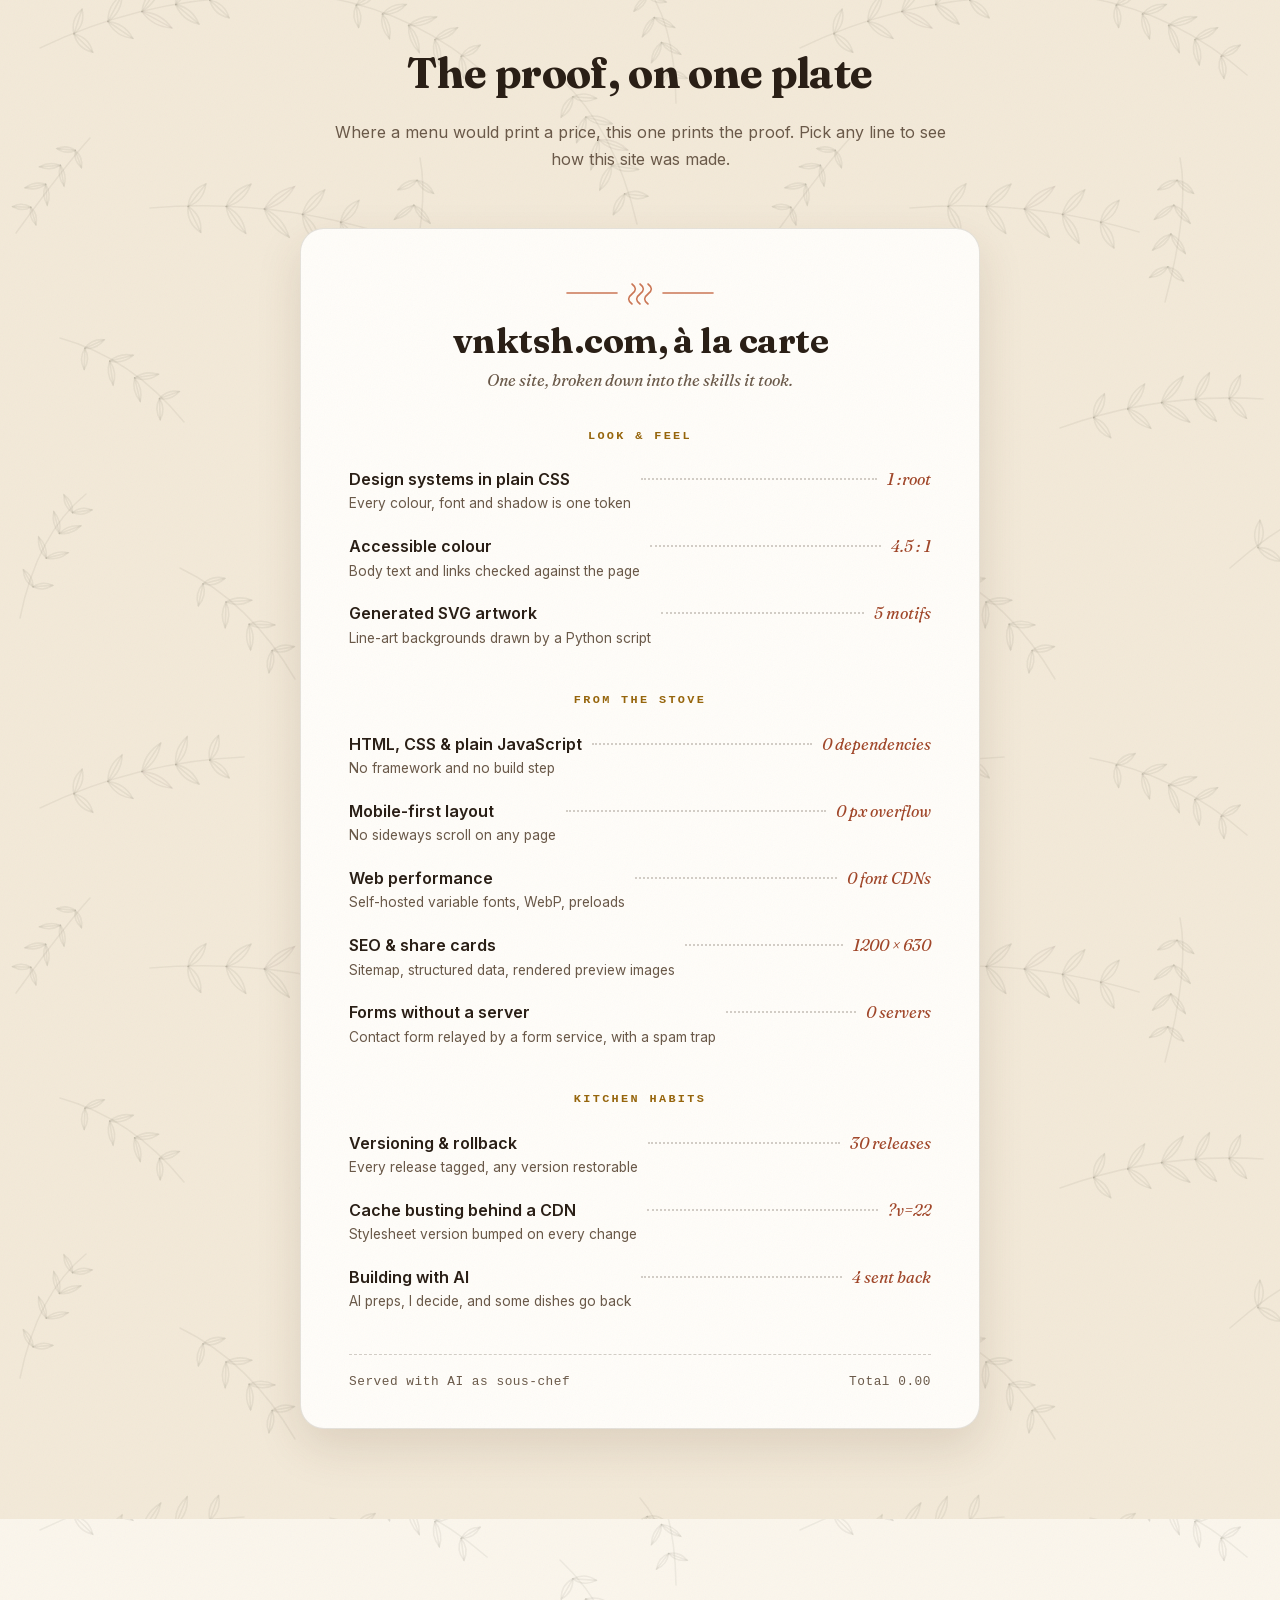
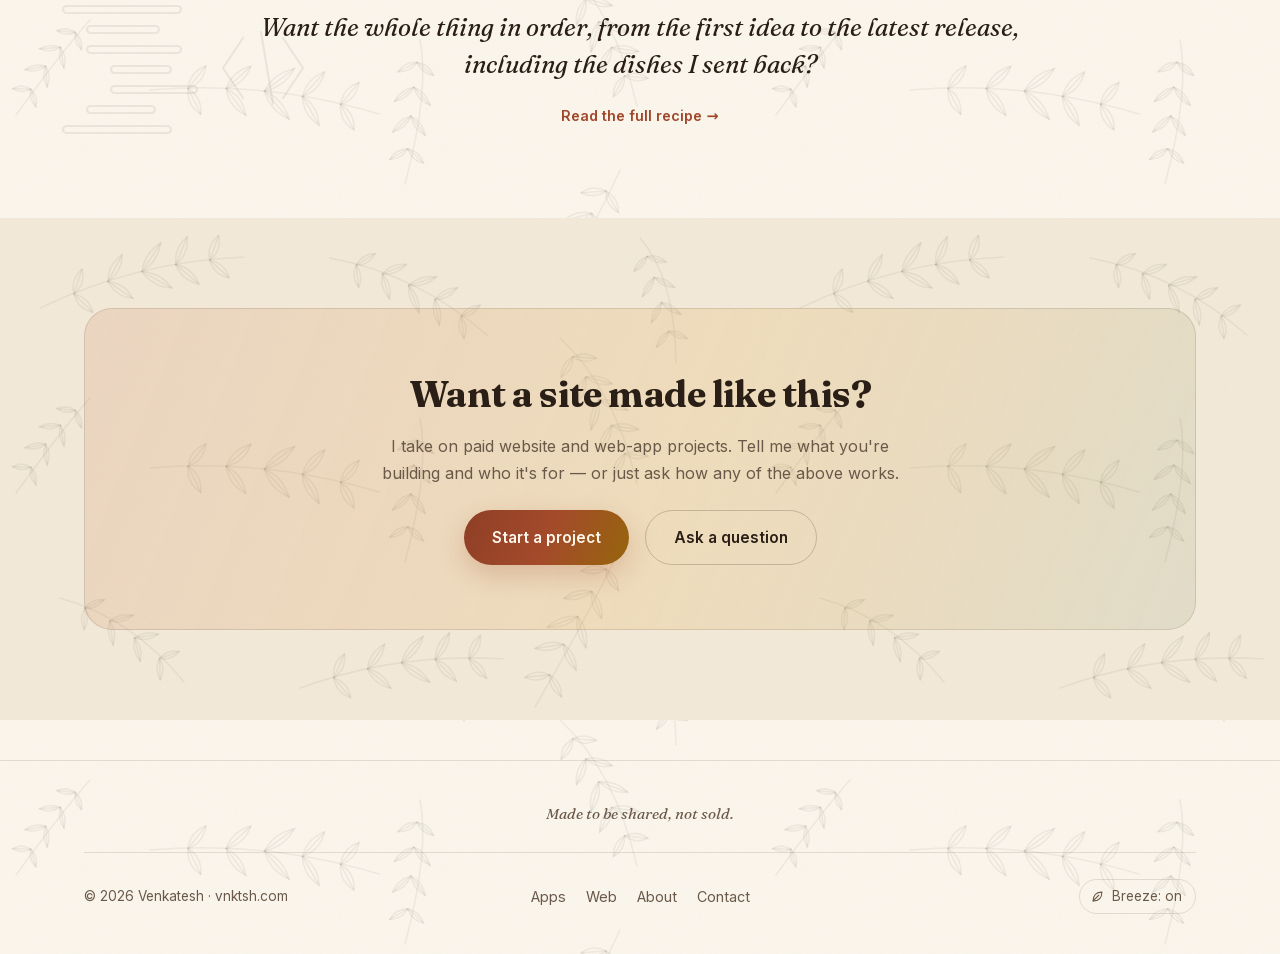
<file: web.html>
<!doctype html>
<html lang="en">
<head>
  <meta charset="UTF-8" />
  <meta name="viewport" content="width=device-width, initial-scale=1.0" />
  <title>Web Development by Venkatesh — The Web Menu</title>
  <meta name="description" content="Venkatesh designs and builds websites and web apps by hand: distinctive, mobile-first, fast, accessible and easy to find. This site is the sample — every skill on the menu comes with the proof." />
  <meta name="theme-color" content="#fbf6ec" />
  <link rel="canonical" href="https://vnktsh.com/web.html" />

  <!-- Social previews (Open Graph + Twitter/X) -->
  <meta property="og:site_name" content="vnktsh" />
  <meta property="og:type" content="website" />
  <meta property="og:url" content="https://vnktsh.com/web.html" />
  <meta property="og:title" content="Web Development by Venkatesh — The Web Menu" />
  <meta property="og:description" content="Websites and web apps, designed and built by hand. This site is the sample plate — every skill comes with the proof." />
  <meta property="og:image" content="https://vnktsh.com/assets/images/og/og-site.jpg" />
  <meta property="og:image:width" content="1200" />
  <meta property="og:image:height" content="630" />
  <meta property="og:image:alt" content="vnktsh.com — apps, made like a meal for friends" />
  <meta name="twitter:card" content="summary_large_image" />
  <link rel="icon" type="image/svg+xml" href="assets/favicon.svg" />

  <link rel="preload" href="assets/fonts/fraunces-latin.woff2" as="font" type="font/woff2" crossorigin />
  <link rel="preload" href="assets/fonts/inter-latin.woff2" as="font" type="font/woff2" crossorigin />

  <link rel="stylesheet" href="css/style.css?v=26" />
</head>
<body>

  <header class="site-header">
    <nav class="nav">
      <a href="index.html" class="logo">
        vnktsh
      </a>
      <ul class="nav-links">
        <li><a href="index.html">Home</a></li>
        <li><a href="apps.html">Apps</a></li>
        <li><a href="web.html" class="active">Web</a></li>
        <li><a href="about.html">About</a></li>
        <li><a href="contact.html">Contact</a></li>
        <li><a href="contact.html" class="nav-cta">Say hello</a></li>
      </ul>
      <button class="nav-toggle" aria-label="Toggle menu" aria-expanded="false">
        <span></span><span></span><span></span>
      </button>
    </nav>
  </header>

  <main>
    <section class="page-hero">
      <div class="blob blob-1"></div>
      <div class="container">
        <span class="eyebrow"><span class="dot"></span> Websites &amp; web apps, designed and built by hand</span>
        <h1>Websites, cooked from <span class="gradient-text">scratch</span></h1>
        <p>
          No templates, no page-builder, nothing reheated. I design a site around what it
          has to say, then build every page by hand so it looks like you, loads fast and
          works on any screen. You're reading the sample plate: the design, the artwork
          and every page of vnktsh.com are my own.
        </p>
        <div class="hero-actions" style="margin-top:28px;">
          <a href="contact.html?about=work" class="btn btn-primary">Start a project</a>
          <a href="#menu" class="btn btn-ghost">See how this site was made</a>
        </div>
      </div>
    </section>

    <!-- ================= WHAT I BUILD =================
         Written for someone deciding whether to hire me for a site. Every
         claim here is demonstrated by this site itself (see the menu below)
         or by MoneyBook for iPhone, which is a web app. Keep it that way. -->
    <section class="section reveal">
      <div class="container">
        <div class="section-head">
          <h2>What I can cook up for you</h2>
          <p>
            Portfolios, small-business sites, landing pages, and full web apps that run in
            the browser — like <a href="apps/money-book/index.html#iphone" style="color:var(--link);font-weight:600;">MoneyBook for iPhone</a>.
            Whatever the size, it comes with the same six things.
          </p>
        </div>
        <div class="grid grid-3">
          <div class="card">
            <div class="icon-tile tile-terracotta">
              <svg class="ico" viewBox="0 0 24 24" aria-hidden="true">
                <path d="M12 3a9 9 0 1 0 9 9c0-1.1-.9-2-2-2h-2.5a2.5 2.5 0 0 1 0-5H18a2 2 0 0 0 1.7-3A9 9 0 0 0 12 3Z" />
                <circle cx="7.5" cy="10.5" r="1.1" />
                <circle cx="10.5" cy="7" r="1.1" />
              </svg>
            </div>
            <h3>A look that's yours</h3>
            <p>A design built around one idea, not a theme with your logo swapped in. This site's idea is hospitality, down to the kolam behind the text.</p>
          </div>
          <div class="card">
            <div class="icon-tile tile-amber">
              <svg class="ico" viewBox="0 0 24 24" aria-hidden="true">
                <rect x="6" y="2" width="12" height="20" rx="2.5" />
                <path d="M10.5 18.5h3" />
              </svg>
            </div>
            <h3>Phone first</h3>
            <p>Designed for the phone in your visitor's hand, then scaled up to the desktop. No sideways scrolling, no pinching to read.</p>
          </div>
          <div class="card">
            <div class="icon-tile tile-sage">
              <svg class="ico" viewBox="0 0 24 24" aria-hidden="true">
                <path d="M13 2 4 14h6l-1 8 9-12h-6l1-8Z" />
              </svg>
            </div>
            <h3>Fast on a slow connection</h3>
            <p>Hand-written code, compressed images and self-hosted fonts. Nothing heavy loads that the page doesn't need.</p>
          </div>
          <div class="card">
            <div class="icon-tile tile-ink">
              <svg class="ico" viewBox="0 0 24 24" aria-hidden="true">
                <circle cx="12" cy="5" r="2" />
                <path d="M5 9l7 2 7-2" />
                <path d="M12 11v4l-3 6" />
                <path d="M12 15l3 6" />
              </svg>
            </div>
            <h3>Readable by everyone</h3>
            <p>Text contrast checked, real headings, descriptions on every image, and motion that calms down for anyone who asks their device for less.</p>
          </div>
          <div class="card">
            <div class="icon-tile tile-terracotta">
              <svg class="ico" viewBox="0 0 24 24" aria-hidden="true">
                <circle cx="11" cy="11" r="7" />
                <path d="M20 20l-3.5-3.5" />
              </svg>
            </div>
            <h3>Easy to find, good to share</h3>
            <p>Search-friendly structure, sitemaps and structured data, and link previews that look right when someone shares your page.</p>
          </div>
          <div class="card">
            <div class="icon-tile tile-amber">
              <svg class="ico" viewBox="0 0 24 24" aria-hidden="true">
                <path d="M21 12a9 9 0 1 1-3-6.7" />
                <path d="M21 4v5h-5" />
              </svg>
            </div>
            <h3>Handed over clean</h3>
            <p>Plain files with no lock-in and cheap (often free) hosting. Every release is versioned, so any change can be rolled back.</p>
          </div>
        </div>
      </div>
    </section>

    <!-- ================= THE MENU =================
         Each dish links to the step on the recipe page that explains it.
         The right-hand figures are real — keep them true when the site
         changes (release count and ?v= especially). -->
    <section class="section section-alt reveal" id="menu">
      <div class="container">
        <div class="section-head">
          <h2>The proof, on one plate</h2>
          <p>Where a menu would print a price, this one prints the proof. Pick any line to see how this site was made.</p>
        </div>
        <div class="menu-card">
          <svg class="ornament" viewBox="0 0 150 30" aria-hidden="true">
            <line x1="2" y1="16" x2="52" y2="16" />
            <line x1="98" y1="16" x2="148" y2="16" />
            <path class="steam-rise" d="M67 27c-4.5-3.5-4.5-6.5 0-10s4.5-6.5 0-10" />
            <path class="steam-rise" d="M75 27c-4.5-3.5-4.5-6.5 0-10s4.5-6.5 0-10" />
            <path class="steam-rise" d="M83 27c-4.5-3.5-4.5-6.5 0-10s4.5-6.5 0-10" />
          </svg>
          <h2 class="menu-title">vnktsh.com, à la carte</h2>
          <p class="menu-sub">One site, broken down into the skills it took.</p>

          <div class="course">
            <h3>Look &amp; feel</h3>
            <ul class="dish-list">
              <li>
                <a class="dish" href="web/this-site/index.html#tokens">
                  <span><span class="dish-name">Design systems in plain CSS</span>
                  <span class="dish-note">Every colour, font and shadow is one token</span></span>
                  <span class="dish-dots" aria-hidden="true"></span>
                  <span class="dish-proof">1 :root</span>
                </a>
              </li>
              <li>
                <a class="dish" href="web/this-site/index.html#tokens">
                  <span><span class="dish-name">Accessible colour</span>
                  <span class="dish-note">Body text and links checked against the page</span></span>
                  <span class="dish-dots" aria-hidden="true"></span>
                  <span class="dish-proof">4.5 : 1</span>
                </a>
              </li>
              <li>
                <a class="dish" href="web/this-site/index.html#motifs">
                  <span><span class="dish-name">Generated SVG artwork</span>
                  <span class="dish-note">Line-art backgrounds drawn by a Python script</span></span>
                  <span class="dish-dots" aria-hidden="true"></span>
                  <span class="dish-proof">5 motifs</span>
                </a>
              </li>
            </ul>
          </div>

          <div class="course">
            <h3>From the stove</h3>
            <ul class="dish-list">
              <li>
                <a class="dish" href="web/this-site/index.html#speed">
                  <span><span class="dish-name">HTML, CSS &amp; plain JavaScript</span>
                  <span class="dish-note">No framework and no build step</span></span>
                  <span class="dish-dots" aria-hidden="true"></span>
                  <span class="dish-proof">0 dependencies</span>
                </a>
              </li>
              <li>
                <a class="dish" href="web/this-site/index.html#phone">
                  <span><span class="dish-name">Mobile-first layout</span>
                  <span class="dish-note">No sideways scroll on any page</span></span>
                  <span class="dish-dots" aria-hidden="true"></span>
                  <span class="dish-proof">0 px overflow</span>
                </a>
              </li>
              <li>
                <a class="dish" href="web/this-site/index.html#speed">
                  <span><span class="dish-name">Web performance</span>
                  <span class="dish-note">Self-hosted variable fonts, WebP, preloads</span></span>
                  <span class="dish-dots" aria-hidden="true"></span>
                  <span class="dish-proof">0 font CDNs</span>
                </a>
              </li>
              <li>
                <a class="dish" href="web/this-site/index.html#findable">
                  <span><span class="dish-name">SEO &amp; share cards</span>
                  <span class="dish-note">Sitemap, structured data, rendered preview images</span></span>
                  <span class="dish-dots" aria-hidden="true"></span>
                  <span class="dish-proof">1200 × 630</span>
                </a>
              </li>
              <li>
                <a class="dish" href="web/this-site/index.html#forms">
                  <span><span class="dish-name">Forms without a server</span>
                  <span class="dish-note">Contact form relayed by a form service, with a spam trap</span></span>
                  <span class="dish-dots" aria-hidden="true"></span>
                  <span class="dish-proof">0 servers</span>
                </a>
              </li>
            </ul>
          </div>

          <div class="course">
            <h3>Kitchen habits</h3>
            <ul class="dish-list">
              <li>
                <a class="dish" href="web/this-site/index.html#versions">
                  <span><span class="dish-name">Versioning &amp; rollback</span>
                  <span class="dish-note">Every release tagged, any version restorable</span></span>
                  <span class="dish-dots" aria-hidden="true"></span>
                  <span class="dish-proof">30 releases</span>
                </a>
              </li>
              <li>
                <a class="dish" href="web/this-site/index.html#versions">
                  <span><span class="dish-name">Cache busting behind a CDN</span>
                  <span class="dish-note">Stylesheet version bumped on every change</span></span>
                  <span class="dish-dots" aria-hidden="true"></span>
                  <span class="dish-proof">?v=22</span>
                </a>
              </li>
              <li>
                <a class="dish" href="web/this-site/index.html#sent-back">
                  <span><span class="dish-name">Building with AI</span>
                  <span class="dish-note">AI preps, I decide, and some dishes go back</span></span>
                  <span class="dish-dots" aria-hidden="true"></span>
                  <span class="dish-proof">4 sent back</span>
                </a>
              </li>
            </ul>
          </div>

          <div class="menu-foot">
            <span>Served with AI as sous-chef</span>
            <span>Total 0.00</span>
          </div>
        </div>
      </div>
    </section>

    <!-- ================= THE RECIPE ================= -->
    <section class="section reveal has-code">
      <div class="container">
        <div class="quiet-band">
          <p>
            Want the whole thing in order, from the first idea to the latest release,
            including the dishes I sent back?
          </p>
          <a href="web/this-site/index.html">Read the full recipe →</a>
        </div>
      </div>
    </section>

    <section class="section section-alt reveal">
      <div class="container">
        <div class="cta-band">
          <h2>Want a site made like this?</h2>
          <p>
            I take on paid website and web-app projects. Tell me what you're building and
            who it's for — or just ask how any of the above works.
          </p>
          <div class="hero-actions">
            <a href="contact.html?about=work" class="btn btn-primary">Start a project</a>
            <a href="contact.html" class="btn btn-ghost">Ask a question</a>
          </div>
        </div>
      </div>
    </section>
  </main>

  <footer class="site-footer">
    <div class="container">
      <p class="footer-creed">Made to be shared, not sold.</p>
      <div class="footer-inner">
        <span class="footer-note">© <span id="year"></span> Venkatesh · vnktsh.com</span>
        <ul class="footer-links">
          <li><a href="apps.html">Apps</a></li>
          <li><a href="web.html">Web</a></li>
          <li><a href="about.html">About</a></li>
          <li><a href="contact.html">Contact</a></li>
        </ul>
      </div>
    </div>
  </footer>

  <button class="back-to-top" aria-label="Back to top">↑</button>

  <script src="js/main.js?v=6"></script>
  <script>document.getElementById('year').textContent = new Date().getFullYear();</script>
</body>
</html>
</file>
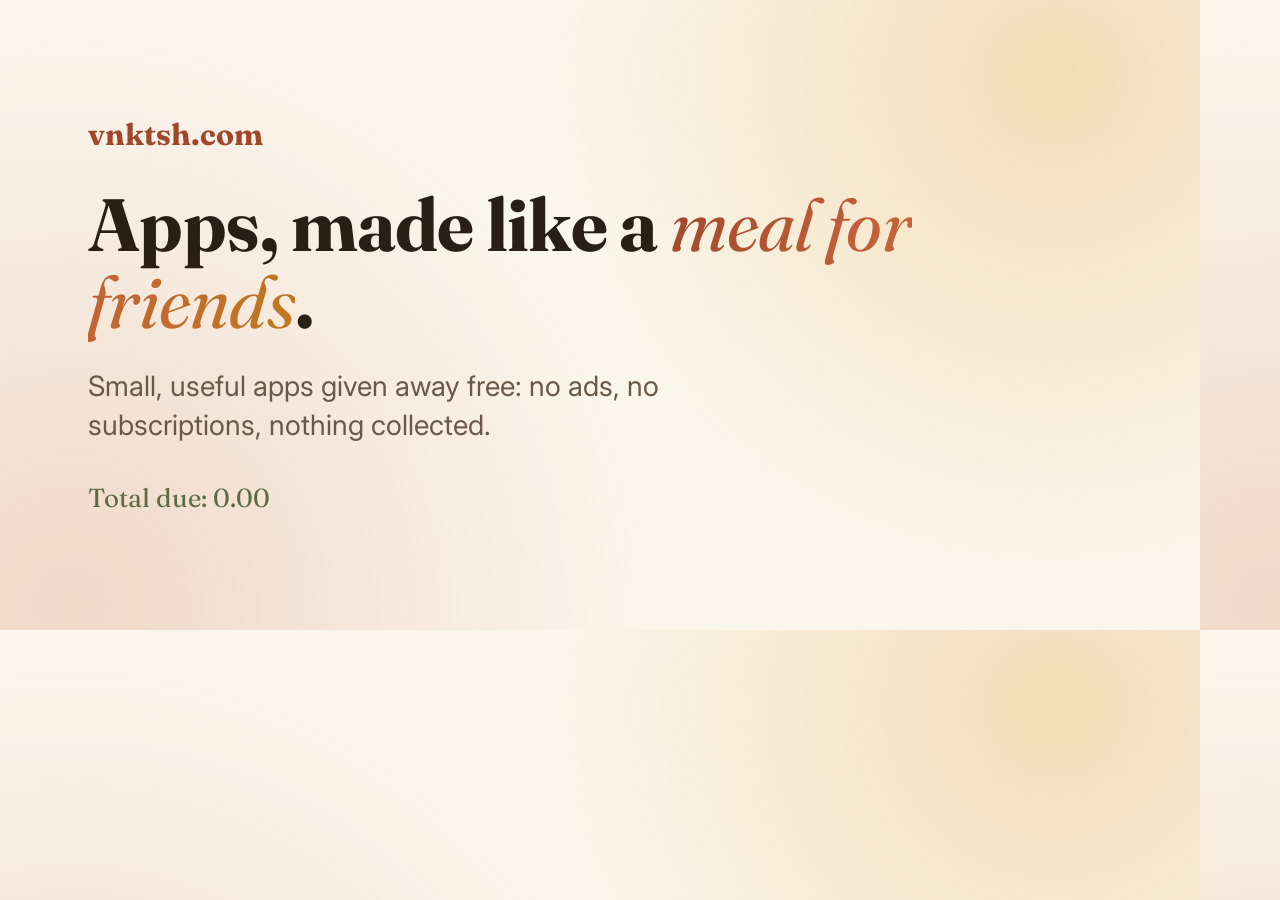
<file: tools/og/card.html>
<!doctype html>
<!--
  Source for the 1200x630 link-preview images (og:image) in assets/images/og/.
  Regenerate with:  tools/og/render.sh
  ?card=site  -> og-site.png        ?card=moneybook -> og-moneybook.png
-->
<html lang="en">
<head>
<meta charset="UTF-8" />
<link href="https://fonts.googleapis.com/css2?family=Fraunces:ital,opsz,wght@0,9..144,500;0,9..144,700;1,9..144,400&family=Inter:wght@400;500;600&display=swap" rel="stylesheet" />
<style>
  * { margin: 0; padding: 0; box-sizing: border-box; }
  html, body { width: 1200px; height: 630px; overflow: hidden; }
  body {
    background: #fbf6ec;
    background-image:
      radial-gradient(circle at 88% 12%, rgba(224,163,59,0.30), transparent 42%),
      radial-gradient(circle at 6% 96%, rgba(194,96,58,0.20), transparent 45%);
    font-family: Inter, sans-serif; color: #2a1f16;
    display: flex; align-items: center; padding: 0 88px; gap: 64px;
  }
  .text { flex: 1; }
  .brand { font-family: Fraunces, serif; font-weight: 700; font-size: 30px; color: #a0472a; margin-bottom: 34px; }
  h1 { font-family: Fraunces, serif; font-weight: 700; font-size: 74px; line-height: 1.04; letter-spacing: -0.01em; }
  h1 em {
    font-style: italic; font-weight: 400;
    background: linear-gradient(112deg, #a0472a, #c2603a 45%, #c07a1e);
    -webkit-background-clip: text; background-clip: text; color: transparent;
  }
  p { font-size: 28px; line-height: 1.4; color: #6a5949; margin-top: 26px; max-width: 700px; }
  .price { margin-top: 36px; font-family: Fraunces, serif; font-size: 26px; color: #5b6b44; }
  .icon { width: 280px; height: 280px; border-radius: 62px; box-shadow: 0 24px 60px rgba(74,48,26,0.22); }
  .card-site .icon { display: none; }
</style>
</head>
<body>
  <div class="text">
    <div class="brand">vnktsh.com</div>
    <h1 id="h"></h1>
    <p id="p"></p>
    <div class="price" id="price"></div>
  </div>
  <img class="icon" src="../../assets/images/moneybook-icon.png" alt="" />
<script>
  const cards = {
    site: {
      h: 'Apps, made like a <em>meal for friends</em>.',
      p: 'Small, useful apps given away free: no ads, no subscriptions, nothing collected.',
      price: 'Total due: 0.00',
    },
    moneybook: {
      h: 'MoneyBook',
      p: 'A free, offline expense tracker and budget app for Android and Mac. No ads, no account, nothing collected.',
      price: 'Free · Android & macOS',
    },
  };
  const key = new URLSearchParams(location.search).get('card') || 'site';
  const c = cards[key];
  document.body.className = 'card-' + key;
  document.getElementById('h').innerHTML = c.h;
  document.getElementById('p').textContent = c.p;
  document.getElementById('price').textContent = c.price;
</script>
</body>
</html>
</file>
<file: css/style.css>
/* ===========================================================
   vnktsh.com — shared styles

   Theme: "the kitchen table". Warm daylight, paper and linen,
   terracotta and amber — software served like a home-cooked
   meal rather than sold like a subscription.

   Everything is driven by the tokens in :root below. Change a
   token, re-theme the whole site. Colour choices are contrast-
   checked against --paper: --ink/--ink-soft/--link clear 4.5:1
   for body text, and the display gradient clears 3:1 for the
   large headings it's used on.
=========================================================== */

/* ---------- Fonts ----------
   Self-hosted (was Google Fonts) so the first paint doesn't wait on two
   extra origins. Fraunces and Inter are variable fonts: one file per
   subset covers every weight. Only latin + latin-ext are kept, since
   nothing on the site needs Greek, Cyrillic or Vietnamese. The latin
   Fraunces and Inter files are preloaded in each page's <head>. */
/* latin-ext */
@font-face {
  font-family: 'Fraunces';
  font-style: italic;
  font-weight: 400;
  font-display: swap;
  src: url(../assets/fonts/fraunces-italic-latin-ext.woff2) format('woff2');
  unicode-range: U+0100-02BA, U+02BD-02C5, U+02C7-02CC, U+02CE-02D7, U+02DD-02FF, U+0304, U+0308, U+0329, U+1D00-1DBF, U+1E00-1E9F, U+1EF2-1EFF, U+2020, U+20A0-20AB, U+20AD-20C0, U+2113, U+2C60-2C7F, U+A720-A7FF;
}
/* latin */
@font-face {
  font-family: 'Fraunces';
  font-style: italic;
  font-weight: 400;
  font-display: swap;
  src: url(../assets/fonts/fraunces-italic-latin.woff2) format('woff2');
  unicode-range: U+0000-00FF, U+0131, U+0152-0153, U+02BB-02BC, U+02C6, U+02DA, U+02DC, U+0304, U+0308, U+0329, U+2000-206F, U+20AC, U+2122, U+2191, U+2193, U+2212, U+2215, U+FEFF, U+FFFD;
}
/* latin-ext */
@font-face {
  font-family: 'Fraunces';
  font-style: normal;
  font-weight: 500;
  font-display: swap;
  src: url(../assets/fonts/fraunces-latin-ext.woff2) format('woff2');
  unicode-range: U+0100-02BA, U+02BD-02C5, U+02C7-02CC, U+02CE-02D7, U+02DD-02FF, U+0304, U+0308, U+0329, U+1D00-1DBF, U+1E00-1E9F, U+1EF2-1EFF, U+2020, U+20A0-20AB, U+20AD-20C0, U+2113, U+2C60-2C7F, U+A720-A7FF;
}
/* latin */
@font-face {
  font-family: 'Fraunces';
  font-style: normal;
  font-weight: 500;
  font-display: swap;
  src: url(../assets/fonts/fraunces-latin.woff2) format('woff2');
  unicode-range: U+0000-00FF, U+0131, U+0152-0153, U+02BB-02BC, U+02C6, U+02DA, U+02DC, U+0304, U+0308, U+0329, U+2000-206F, U+20AC, U+2122, U+2191, U+2193, U+2212, U+2215, U+FEFF, U+FFFD;
}
/* latin-ext */
@font-face {
  font-family: 'Fraunces';
  font-style: normal;
  font-weight: 700;
  font-display: swap;
  src: url(../assets/fonts/fraunces-latin-ext.woff2) format('woff2');
  unicode-range: U+0100-02BA, U+02BD-02C5, U+02C7-02CC, U+02CE-02D7, U+02DD-02FF, U+0304, U+0308, U+0329, U+1D00-1DBF, U+1E00-1E9F, U+1EF2-1EFF, U+2020, U+20A0-20AB, U+20AD-20C0, U+2113, U+2C60-2C7F, U+A720-A7FF;
}
/* latin */
@font-face {
  font-family: 'Fraunces';
  font-style: normal;
  font-weight: 700;
  font-display: swap;
  src: url(../assets/fonts/fraunces-latin.woff2) format('woff2');
  unicode-range: U+0000-00FF, U+0131, U+0152-0153, U+02BB-02BC, U+02C6, U+02DA, U+02DC, U+0304, U+0308, U+0329, U+2000-206F, U+20AC, U+2122, U+2191, U+2193, U+2212, U+2215, U+FEFF, U+FFFD;
}
/* latin-ext */
@font-face {
  font-family: 'Inter';
  font-style: normal;
  font-weight: 400;
  font-display: swap;
  src: url(../assets/fonts/inter-latin-ext.woff2) format('woff2');
  unicode-range: U+0100-02BA, U+02BD-02C5, U+02C7-02CC, U+02CE-02D7, U+02DD-02FF, U+0304, U+0308, U+0329, U+1D00-1DBF, U+1E00-1E9F, U+1EF2-1EFF, U+2020, U+20A0-20AB, U+20AD-20C0, U+2113, U+2C60-2C7F, U+A720-A7FF;
}
/* latin */
@font-face {
  font-family: 'Inter';
  font-style: normal;
  font-weight: 400;
  font-display: swap;
  src: url(../assets/fonts/inter-latin.woff2) format('woff2');
  unicode-range: U+0000-00FF, U+0131, U+0152-0153, U+02BB-02BC, U+02C6, U+02DA, U+02DC, U+0304, U+0308, U+0329, U+2000-206F, U+20AC, U+2122, U+2191, U+2193, U+2212, U+2215, U+FEFF, U+FFFD;
}
/* latin-ext */
@font-face {
  font-family: 'Inter';
  font-style: normal;
  font-weight: 500;
  font-display: swap;
  src: url(../assets/fonts/inter-latin-ext.woff2) format('woff2');
  unicode-range: U+0100-02BA, U+02BD-02C5, U+02C7-02CC, U+02CE-02D7, U+02DD-02FF, U+0304, U+0308, U+0329, U+1D00-1DBF, U+1E00-1E9F, U+1EF2-1EFF, U+2020, U+20A0-20AB, U+20AD-20C0, U+2113, U+2C60-2C7F, U+A720-A7FF;
}
/* latin */
@font-face {
  font-family: 'Inter';
  font-style: normal;
  font-weight: 500;
  font-display: swap;
  src: url(../assets/fonts/inter-latin.woff2) format('woff2');
  unicode-range: U+0000-00FF, U+0131, U+0152-0153, U+02BB-02BC, U+02C6, U+02DA, U+02DC, U+0304, U+0308, U+0329, U+2000-206F, U+20AC, U+2122, U+2191, U+2193, U+2212, U+2215, U+FEFF, U+FFFD;
}
/* latin-ext */
@font-face {
  font-family: 'Inter';
  font-style: normal;
  font-weight: 600;
  font-display: swap;
  src: url(../assets/fonts/inter-latin-ext.woff2) format('woff2');
  unicode-range: U+0100-02BA, U+02BD-02C5, U+02C7-02CC, U+02CE-02D7, U+02DD-02FF, U+0304, U+0308, U+0329, U+1D00-1DBF, U+1E00-1E9F, U+1EF2-1EFF, U+2020, U+20A0-20AB, U+20AD-20C0, U+2113, U+2C60-2C7F, U+A720-A7FF;
}
/* latin */
@font-face {
  font-family: 'Inter';
  font-style: normal;
  font-weight: 600;
  font-display: swap;
  src: url(../assets/fonts/inter-latin.woff2) format('woff2');
  unicode-range: U+0000-00FF, U+0131, U+0152-0153, U+02BB-02BC, U+02C6, U+02DA, U+02DC, U+0304, U+0308, U+0329, U+2000-206F, U+20AC, U+2122, U+2191, U+2193, U+2212, U+2215, U+FEFF, U+FFFD;
}


:root {
  /* --- Surfaces --- */
  --paper: #fbf6ec;            /* page — unbleached paper */
  --linen: #f3e9d8;            /* alternate band — tablecloth */
  --card: #fffdf9;             /* raised surfaces */
  --card-border: rgba(58, 38, 22, 0.13);
  --card-border-strong: rgba(58, 38, 22, 0.22);

  /* --- Ink --- */
  --ink: #2a1f16;              /* body + headings */
  --ink-soft: #6a5949;         /* secondary copy */
  --ink-cream: #fff8ec;        /* text on dark/saturated fills */

  /* --- Warmth --- */
  --terracotta: #c2603a;       /* decorative / large text */
  --terracotta-deep: #a0472a;  /* small text + links (5.7:1) */
  --amber: #e0a33b;            /* decorative fills only */
  --amber-deep: #96650c;       /* text-safe amber */
  --sage: #6e8055;             /* decorative green */
  --sage-deep: #5b6b44;        /* text-safe green (5.4:1) */
  --link: var(--terracotta-deep);

  /* --- Gradients --- */
  /* Display: for large gradient headings on --paper. */
  --gradient: linear-gradient(112deg, #a0472a, #c2603a 45%, #c07a1e);
  /* Deep: for solid fills that carry cream text (buttons, pills). */
  --gradient-deep: linear-gradient(112deg, #8e3f26, #a44a2b 50%, #96650c);
  /* Soft: washes and bands. */
  --gradient-soft: linear-gradient(112deg, rgba(194,96,58,0.14), rgba(224,163,59,0.18) 55%, rgba(110,128,85,0.12));
  /* Warm: the "sun on a table" fill behind app art. */
  --gradient-warm: linear-gradient(140deg, #f0c46a, #d2703f);

  /* --- Form --- */
  --radius: 20px;
  --max-width: 1160px;
  --shadow: 0 18px 46px rgba(74, 48, 26, 0.13);
  --shadow-sm: 0 6px 18px rgba(74, 48, 26, 0.08);

  /* Paper grain — a fine linen tooth laid over flat colour so the
     page reads as a surface rather than a screen. */
  --grain: url("data:image/svg+xml;utf8,<svg xmlns='http://www.w3.org/2000/svg' width='180' height='180'><filter id='n'><feTurbulence type='fractalNoise' baseFrequency='0.85' numOctaves='3' stitchTiles='stitch'/></filter><rect width='180' height='180' filter='url(%23n)' opacity='0.045'/></svg>");

  /* Background motifs - line art drawn for this site, carried as data URIs
     so they cost no extra requests and stay crisp at any size.

     --motif-kolam is the one that matters most: a pulli kolam, the looped
     lattice drawn in rice flour across the threshold of a Tamil home to
     welcome whoever arrives. It is the hospitality idea as a drawing, so it
     sits behind every hero on the site. The rest - a palm frond, leafy
     vines, kitchen doodles, a block of code - are texture beneath it.

     They live at the very bottom of the stack at 5-7 percent and must stay
     there: a surface the page rests on, never something you read. */
  --motif-kolam: url("data:image/svg+xml,%3Csvg xmlns='http://www.w3.org/2000/svg' viewBox='0 0 581 581'%3E%3Cg fill='none' stroke='%232a1f16' stroke-width='2.1' stroke-linejoin='round'%3E%3Cg transform='rotate(45 290.4 290.4)'%3E%3Crect x='98.9' y='98.9' width='31.0' height='31.0' rx='9.3'/%3E%3Ccircle cx='114.4' cy='114.4' r='2.1' fill='%232a1f16' stroke='none'/%3E%3Crect x='98.9' y='142.9' width='31.0' height='31.0' rx='9.3'/%3E%3Ccircle cx='114.4' cy='158.4' r='2.1' fill='%232a1f16' stroke='none'/%3E%3Crect x='98.9' y='186.9' width='31.0' height='31.0' rx='9.3'/%3E%3Ccircle cx='114.4' cy='202.4' r='2.1' fill='%232a1f16' stroke='none'/%3E%3Crect x='98.9' y='230.9' width='31.0' height='31.0' rx='9.3'/%3E%3Ccircle cx='114.4' cy='246.4' r='2.1' fill='%232a1f16' stroke='none'/%3E%3Crect x='98.9' y='274.9' width='31.0' height='31.0' rx='9.3'/%3E%3Ccircle cx='114.4' cy='290.4' r='2.1' fill='%232a1f16' stroke='none'/%3E%3Crect x='98.9' y='318.9' width='31.0' height='31.0' rx='9.3'/%3E%3Ccircle cx='114.4' cy='334.4' r='2.1' fill='%232a1f16' stroke='none'/%3E%3Crect x='98.9' y='362.9' width='31.0' height='31.0' rx='9.3'/%3E%3Ccircle cx='114.4' cy='378.4' r='2.1' fill='%232a1f16' stroke='none'/%3E%3Crect x='98.9' y='406.9' width='31.0' height='31.0' rx='9.3'/%3E%3Ccircle cx='114.4' cy='422.4' r='2.1' fill='%232a1f16' stroke='none'/%3E%3Crect x='98.9' y='450.9' width='31.0' height='31.0' rx='9.3'/%3E%3Ccircle cx='114.4' cy='466.4' r='2.1' fill='%232a1f16' stroke='none'/%3E%3Crect x='142.9' y='98.9' width='31.0' height='31.0' rx='9.3'/%3E%3Ccircle cx='158.4' cy='114.4' r='2.1' fill='%232a1f16' stroke='none'/%3E%3Crect x='142.9' y='142.9' width='31.0' height='31.0' rx='9.3'/%3E%3Ccircle cx='158.4' cy='158.4' r='2.1' fill='%232a1f16' stroke='none'/%3E%3Crect x='142.9' y='186.9' width='31.0' height='31.0' rx='9.3'/%3E%3Ccircle cx='158.4' cy='202.4' r='2.1' fill='%232a1f16' stroke='none'/%3E%3Crect x='142.9' y='230.9' width='31.0' height='31.0' rx='9.3'/%3E%3Ccircle cx='158.4' cy='246.4' r='2.1' fill='%232a1f16' stroke='none'/%3E%3Crect x='142.9' y='274.9' width='31.0' height='31.0' rx='9.3'/%3E%3Ccircle cx='158.4' cy='290.4' r='2.1' fill='%232a1f16' stroke='none'/%3E%3Crect x='142.9' y='318.9' width='31.0' height='31.0' rx='9.3'/%3E%3Ccircle cx='158.4' cy='334.4' r='2.1' fill='%232a1f16' stroke='none'/%3E%3Crect x='142.9' y='362.9' width='31.0' height='31.0' rx='9.3'/%3E%3Ccircle cx='158.4' cy='378.4' r='2.1' fill='%232a1f16' stroke='none'/%3E%3Crect x='142.9' y='406.9' width='31.0' height='31.0' rx='9.3'/%3E%3Ccircle cx='158.4' cy='422.4' r='2.1' fill='%232a1f16' stroke='none'/%3E%3Crect x='142.9' y='450.9' width='31.0' height='31.0' rx='9.3'/%3E%3Ccircle cx='158.4' cy='466.4' r='2.1' fill='%232a1f16' stroke='none'/%3E%3Crect x='186.9' y='98.9' width='31.0' height='31.0' rx='9.3'/%3E%3Ccircle cx='202.4' cy='114.4' r='2.1' fill='%232a1f16' stroke='none'/%3E%3Crect x='186.9' y='142.9' width='31.0' height='31.0' rx='9.3'/%3E%3Ccircle cx='202.4' cy='158.4' r='2.1' fill='%232a1f16' stroke='none'/%3E%3Crect x='186.9' y='186.9' width='31.0' height='31.0' rx='9.3'/%3E%3Ccircle cx='202.4' cy='202.4' r='2.1' fill='%232a1f16' stroke='none'/%3E%3Crect x='186.9' y='230.9' width='31.0' height='31.0' rx='9.3'/%3E%3Ccircle cx='202.4' cy='246.4' r='2.1' fill='%232a1f16' stroke='none'/%3E%3Crect x='186.9' y='274.9' width='31.0' height='31.0' rx='9.3'/%3E%3Ccircle cx='202.4' cy='290.4' r='2.1' fill='%232a1f16' stroke='none'/%3E%3Crect x='186.9' y='318.9' width='31.0' height='31.0' rx='9.3'/%3E%3Ccircle cx='202.4' cy='334.4' r='2.1' fill='%232a1f16' stroke='none'/%3E%3Crect x='186.9' y='362.9' width='31.0' height='31.0' rx='9.3'/%3E%3Ccircle cx='202.4' cy='378.4' r='2.1' fill='%232a1f16' stroke='none'/%3E%3Crect x='186.9' y='406.9' width='31.0' height='31.0' rx='9.3'/%3E%3Ccircle cx='202.4' cy='422.4' r='2.1' fill='%232a1f16' stroke='none'/%3E%3Crect x='186.9' y='450.9' width='31.0' height='31.0' rx='9.3'/%3E%3Ccircle cx='202.4' cy='466.4' r='2.1' fill='%232a1f16' stroke='none'/%3E%3Crect x='230.9' y='98.9' width='31.0' height='31.0' rx='9.3'/%3E%3Ccircle cx='246.4' cy='114.4' r='2.1' fill='%232a1f16' stroke='none'/%3E%3Crect x='230.9' y='142.9' width='31.0' height='31.0' rx='9.3'/%3E%3Ccircle cx='246.4' cy='158.4' r='2.1' fill='%232a1f16' stroke='none'/%3E%3Crect x='230.9' y='186.9' width='31.0' height='31.0' rx='9.3'/%3E%3Ccircle cx='246.4' cy='202.4' r='2.1' fill='%232a1f16' stroke='none'/%3E%3Crect x='230.9' y='230.9' width='31.0' height='31.0' rx='9.3'/%3E%3Ccircle cx='246.4' cy='246.4' r='2.1' fill='%232a1f16' stroke='none'/%3E%3Crect x='230.9' y='274.9' width='31.0' height='31.0' rx='9.3'/%3E%3Ccircle cx='246.4' cy='290.4' r='2.1' fill='%232a1f16' stroke='none'/%3E%3Crect x='230.9' y='318.9' width='31.0' height='31.0' rx='9.3'/%3E%3Ccircle cx='246.4' cy='334.4' r='2.1' fill='%232a1f16' stroke='none'/%3E%3Crect x='230.9' y='362.9' width='31.0' height='31.0' rx='9.3'/%3E%3Ccircle cx='246.4' cy='378.4' r='2.1' fill='%232a1f16' stroke='none'/%3E%3Crect x='230.9' y='406.9' width='31.0' height='31.0' rx='9.3'/%3E%3Ccircle cx='246.4' cy='422.4' r='2.1' fill='%232a1f16' stroke='none'/%3E%3Crect x='230.9' y='450.9' width='31.0' height='31.0' rx='9.3'/%3E%3Ccircle cx='246.4' cy='466.4' r='2.1' fill='%232a1f16' stroke='none'/%3E%3Crect x='274.9' y='98.9' width='31.0' height='31.0' rx='9.3'/%3E%3Ccircle cx='290.4' cy='114.4' r='2.1' fill='%232a1f16' stroke='none'/%3E%3Crect x='274.9' y='142.9' width='31.0' height='31.0' rx='9.3'/%3E%3Ccircle cx='290.4' cy='158.4' r='2.1' fill='%232a1f16' stroke='none'/%3E%3Crect x='274.9' y='186.9' width='31.0' height='31.0' rx='9.3'/%3E%3Ccircle cx='290.4' cy='202.4' r='2.1' fill='%232a1f16' stroke='none'/%3E%3Crect x='274.9' y='230.9' width='31.0' height='31.0' rx='9.3'/%3E%3Ccircle cx='290.4' cy='246.4' r='2.1' fill='%232a1f16' stroke='none'/%3E%3Crect x='274.9' y='274.9' width='31.0' height='31.0' rx='9.3'/%3E%3Ccircle cx='290.4' cy='290.4' r='2.1' fill='%232a1f16' stroke='none'/%3E%3Crect x='274.9' y='318.9' width='31.0' height='31.0' rx='9.3'/%3E%3Ccircle cx='290.4' cy='334.4' r='2.1' fill='%232a1f16' stroke='none'/%3E%3Crect x='274.9' y='362.9' width='31.0' height='31.0' rx='9.3'/%3E%3Ccircle cx='290.4' cy='378.4' r='2.1' fill='%232a1f16' stroke='none'/%3E%3Crect x='274.9' y='406.9' width='31.0' height='31.0' rx='9.3'/%3E%3Ccircle cx='290.4' cy='422.4' r='2.1' fill='%232a1f16' stroke='none'/%3E%3Crect x='274.9' y='450.9' width='31.0' height='31.0' rx='9.3'/%3E%3Ccircle cx='290.4' cy='466.4' r='2.1' fill='%232a1f16' stroke='none'/%3E%3Crect x='318.9' y='98.9' width='31.0' height='31.0' rx='9.3'/%3E%3Ccircle cx='334.4' cy='114.4' r='2.1' fill='%232a1f16' stroke='none'/%3E%3Crect x='318.9' y='142.9' width='31.0' height='31.0' rx='9.3'/%3E%3Ccircle cx='334.4' cy='158.4' r='2.1' fill='%232a1f16' stroke='none'/%3E%3Crect x='318.9' y='186.9' width='31.0' height='31.0' rx='9.3'/%3E%3Ccircle cx='334.4' cy='202.4' r='2.1' fill='%232a1f16' stroke='none'/%3E%3Crect x='318.9' y='230.9' width='31.0' height='31.0' rx='9.3'/%3E%3Ccircle cx='334.4' cy='246.4' r='2.1' fill='%232a1f16' stroke='none'/%3E%3Crect x='318.9' y='274.9' width='31.0' height='31.0' rx='9.3'/%3E%3Ccircle cx='334.4' cy='290.4' r='2.1' fill='%232a1f16' stroke='none'/%3E%3Crect x='318.9' y='318.9' width='31.0' height='31.0' rx='9.3'/%3E%3Ccircle cx='334.4' cy='334.4' r='2.1' fill='%232a1f16' stroke='none'/%3E%3Crect x='318.9' y='362.9' width='31.0' height='31.0' rx='9.3'/%3E%3Ccircle cx='334.4' cy='378.4' r='2.1' fill='%232a1f16' stroke='none'/%3E%3Crect x='318.9' y='406.9' width='31.0' height='31.0' rx='9.3'/%3E%3Ccircle cx='334.4' cy='422.4' r='2.1' fill='%232a1f16' stroke='none'/%3E%3Crect x='318.9' y='450.9' width='31.0' height='31.0' rx='9.3'/%3E%3Ccircle cx='334.4' cy='466.4' r='2.1' fill='%232a1f16' stroke='none'/%3E%3Crect x='362.9' y='98.9' width='31.0' height='31.0' rx='9.3'/%3E%3Ccircle cx='378.4' cy='114.4' r='2.1' fill='%232a1f16' stroke='none'/%3E%3Crect x='362.9' y='142.9' width='31.0' height='31.0' rx='9.3'/%3E%3Ccircle cx='378.4' cy='158.4' r='2.1' fill='%232a1f16' stroke='none'/%3E%3Crect x='362.9' y='186.9' width='31.0' height='31.0' rx='9.3'/%3E%3Ccircle cx='378.4' cy='202.4' r='2.1' fill='%232a1f16' stroke='none'/%3E%3Crect x='362.9' y='230.9' width='31.0' height='31.0' rx='9.3'/%3E%3Ccircle cx='378.4' cy='246.4' r='2.1' fill='%232a1f16' stroke='none'/%3E%3Crect x='362.9' y='274.9' width='31.0' height='31.0' rx='9.3'/%3E%3Ccircle cx='378.4' cy='290.4' r='2.1' fill='%232a1f16' stroke='none'/%3E%3Crect x='362.9' y='318.9' width='31.0' height='31.0' rx='9.3'/%3E%3Ccircle cx='378.4' cy='334.4' r='2.1' fill='%232a1f16' stroke='none'/%3E%3Crect x='362.9' y='362.9' width='31.0' height='31.0' rx='9.3'/%3E%3Ccircle cx='378.4' cy='378.4' r='2.1' fill='%232a1f16' stroke='none'/%3E%3Crect x='362.9' y='406.9' width='31.0' height='31.0' rx='9.3'/%3E%3Ccircle cx='378.4' cy='422.4' r='2.1' fill='%232a1f16' stroke='none'/%3E%3Crect x='362.9' y='450.9' width='31.0' height='31.0' rx='9.3'/%3E%3Ccircle cx='378.4' cy='466.4' r='2.1' fill='%232a1f16' stroke='none'/%3E%3Crect x='406.9' y='98.9' width='31.0' height='31.0' rx='9.3'/%3E%3Ccircle cx='422.4' cy='114.4' r='2.1' fill='%232a1f16' stroke='none'/%3E%3Crect x='406.9' y='142.9' width='31.0' height='31.0' rx='9.3'/%3E%3Ccircle cx='422.4' cy='158.4' r='2.1' fill='%232a1f16' stroke='none'/%3E%3Crect x='406.9' y='186.9' width='31.0' height='31.0' rx='9.3'/%3E%3Ccircle cx='422.4' cy='202.4' r='2.1' fill='%232a1f16' stroke='none'/%3E%3Crect x='406.9' y='230.9' width='31.0' height='31.0' rx='9.3'/%3E%3Ccircle cx='422.4' cy='246.4' r='2.1' fill='%232a1f16' stroke='none'/%3E%3Crect x='406.9' y='274.9' width='31.0' height='31.0' rx='9.3'/%3E%3Ccircle cx='422.4' cy='290.4' r='2.1' fill='%232a1f16' stroke='none'/%3E%3Crect x='406.9' y='318.9' width='31.0' height='31.0' rx='9.3'/%3E%3Ccircle cx='422.4' cy='334.4' r='2.1' fill='%232a1f16' stroke='none'/%3E%3Crect x='406.9' y='362.9' width='31.0' height='31.0' rx='9.3'/%3E%3Ccircle cx='422.4' cy='378.4' r='2.1' fill='%232a1f16' stroke='none'/%3E%3Crect x='406.9' y='406.9' width='31.0' height='31.0' rx='9.3'/%3E%3Ccircle cx='422.4' cy='422.4' r='2.1' fill='%232a1f16' stroke='none'/%3E%3Crect x='406.9' y='450.9' width='31.0' height='31.0' rx='9.3'/%3E%3Ccircle cx='422.4' cy='466.4' r='2.1' fill='%232a1f16' stroke='none'/%3E%3Crect x='450.9' y='98.9' width='31.0' height='31.0' rx='9.3'/%3E%3Ccircle cx='466.4' cy='114.4' r='2.1' fill='%232a1f16' stroke='none'/%3E%3Crect x='450.9' y='142.9' width='31.0' height='31.0' rx='9.3'/%3E%3Ccircle cx='466.4' cy='158.4' r='2.1' fill='%232a1f16' stroke='none'/%3E%3Crect x='450.9' y='186.9' width='31.0' height='31.0' rx='9.3'/%3E%3Ccircle cx='466.4' cy='202.4' r='2.1' fill='%232a1f16' stroke='none'/%3E%3Crect x='450.9' y='230.9' width='31.0' height='31.0' rx='9.3'/%3E%3Ccircle cx='466.4' cy='246.4' r='2.1' fill='%232a1f16' stroke='none'/%3E%3Crect x='450.9' y='274.9' width='31.0' height='31.0' rx='9.3'/%3E%3Ccircle cx='466.4' cy='290.4' r='2.1' fill='%232a1f16' stroke='none'/%3E%3Crect x='450.9' y='318.9' width='31.0' height='31.0' rx='9.3'/%3E%3Ccircle cx='466.4' cy='334.4' r='2.1' fill='%232a1f16' stroke='none'/%3E%3Crect x='450.9' y='362.9' width='31.0' height='31.0' rx='9.3'/%3E%3Ccircle cx='466.4' cy='378.4' r='2.1' fill='%232a1f16' stroke='none'/%3E%3Crect x='450.9' y='406.9' width='31.0' height='31.0' rx='9.3'/%3E%3Ccircle cx='466.4' cy='422.4' r='2.1' fill='%232a1f16' stroke='none'/%3E%3Crect x='450.9' y='450.9' width='31.0' height='31.0' rx='9.3'/%3E%3Ccircle cx='466.4' cy='466.4' r='2.1' fill='%232a1f16' stroke='none'/%3E%3Cg transform='translate(114.4 87.1) rotate(0)'%3E%3Cpath d='M0 0 C 11.1 -12.1 10.5 -29.1 0 -40.5 C -10.5 -29.1 -11.1 -12.1 0 0 Z'/%3E%3Ccircle cx='0' cy='-22.3' r='2.1' fill='%232a1f16' stroke='none'/%3E%3C/g%3E%3Cg transform='translate(114.4 493.7) rotate(180)'%3E%3Cpath d='M0 0 C 11.1 -12.1 10.5 -29.1 0 -40.5 C -10.5 -29.1 -11.1 -12.1 0 0 Z'/%3E%3Ccircle cx='0' cy='-22.3' r='2.1' fill='%232a1f16' stroke='none'/%3E%3C/g%3E%3Cg transform='translate(87.1 114.4) rotate(-90)'%3E%3Cpath d='M0 0 C 11.1 -12.1 10.5 -29.1 0 -40.5 C -10.5 -29.1 -11.1 -12.1 0 0 Z'/%3E%3Ccircle cx='0' cy='-22.3' r='2.1' fill='%232a1f16' stroke='none'/%3E%3C/g%3E%3Cg transform='translate(493.7 114.4) rotate(90)'%3E%3Cpath d='M0 0 C 11.1 -12.1 10.5 -29.1 0 -40.5 C -10.5 -29.1 -11.1 -12.1 0 0 Z'/%3E%3Ccircle cx='0' cy='-22.3' r='2.1' fill='%232a1f16' stroke='none'/%3E%3C/g%3E%3Cg transform='translate(158.4 87.1) rotate(0)'%3E%3Cpath d='M0 0 C 11.1 -12.1 10.5 -29.1 0 -40.5 C -10.5 -29.1 -11.1 -12.1 0 0 Z'/%3E%3Ccircle cx='0' cy='-22.3' r='2.1' fill='%232a1f16' stroke='none'/%3E%3C/g%3E%3Cg transform='translate(158.4 493.7) rotate(180)'%3E%3Cpath d='M0 0 C 11.1 -12.1 10.5 -29.1 0 -40.5 C -10.5 -29.1 -11.1 -12.1 0 0 Z'/%3E%3Ccircle cx='0' cy='-22.3' r='2.1' fill='%232a1f16' stroke='none'/%3E%3C/g%3E%3Cg transform='translate(87.1 158.4) rotate(-90)'%3E%3Cpath d='M0 0 C 11.1 -12.1 10.5 -29.1 0 -40.5 C -10.5 -29.1 -11.1 -12.1 0 0 Z'/%3E%3Ccircle cx='0' cy='-22.3' r='2.1' fill='%232a1f16' stroke='none'/%3E%3C/g%3E%3Cg transform='translate(493.7 158.4) rotate(90)'%3E%3Cpath d='M0 0 C 11.1 -12.1 10.5 -29.1 0 -40.5 C -10.5 -29.1 -11.1 -12.1 0 0 Z'/%3E%3Ccircle cx='0' cy='-22.3' r='2.1' fill='%232a1f16' stroke='none'/%3E%3C/g%3E%3Cg transform='translate(202.4 87.1) rotate(0)'%3E%3Cpath d='M0 0 C 11.1 -12.1 10.5 -29.1 0 -40.5 C -10.5 -29.1 -11.1 -12.1 0 0 Z'/%3E%3Ccircle cx='0' cy='-22.3' r='2.1' fill='%232a1f16' stroke='none'/%3E%3C/g%3E%3Cg transform='translate(202.4 493.7) rotate(180)'%3E%3Cpath d='M0 0 C 11.1 -12.1 10.5 -29.1 0 -40.5 C -10.5 -29.1 -11.1 -12.1 0 0 Z'/%3E%3Ccircle cx='0' cy='-22.3' r='2.1' fill='%232a1f16' stroke='none'/%3E%3C/g%3E%3Cg transform='translate(87.1 202.4) rotate(-90)'%3E%3Cpath d='M0 0 C 11.1 -12.1 10.5 -29.1 0 -40.5 C -10.5 -29.1 -11.1 -12.1 0 0 Z'/%3E%3Ccircle cx='0' cy='-22.3' r='2.1' fill='%232a1f16' stroke='none'/%3E%3C/g%3E%3Cg transform='translate(493.7 202.4) rotate(90)'%3E%3Cpath d='M0 0 C 11.1 -12.1 10.5 -29.1 0 -40.5 C -10.5 -29.1 -11.1 -12.1 0 0 Z'/%3E%3Ccircle cx='0' cy='-22.3' r='2.1' fill='%232a1f16' stroke='none'/%3E%3C/g%3E%3Cg transform='translate(246.4 87.1) rotate(0)'%3E%3Cpath d='M0 0 C 11.1 -12.1 10.5 -29.1 0 -40.5 C -10.5 -29.1 -11.1 -12.1 0 0 Z'/%3E%3Ccircle cx='0' cy='-22.3' r='2.1' fill='%232a1f16' stroke='none'/%3E%3C/g%3E%3Cg transform='translate(246.4 493.7) rotate(180)'%3E%3Cpath d='M0 0 C 11.1 -12.1 10.5 -29.1 0 -40.5 C -10.5 -29.1 -11.1 -12.1 0 0 Z'/%3E%3Ccircle cx='0' cy='-22.3' r='2.1' fill='%232a1f16' stroke='none'/%3E%3C/g%3E%3Cg transform='translate(87.1 246.4) rotate(-90)'%3E%3Cpath d='M0 0 C 11.1 -12.1 10.5 -29.1 0 -40.5 C -10.5 -29.1 -11.1 -12.1 0 0 Z'/%3E%3Ccircle cx='0' cy='-22.3' r='2.1' fill='%232a1f16' stroke='none'/%3E%3C/g%3E%3Cg transform='translate(493.7 246.4) rotate(90)'%3E%3Cpath d='M0 0 C 11.1 -12.1 10.5 -29.1 0 -40.5 C -10.5 -29.1 -11.1 -12.1 0 0 Z'/%3E%3Ccircle cx='0' cy='-22.3' r='2.1' fill='%232a1f16' stroke='none'/%3E%3C/g%3E%3Cg transform='translate(290.4 87.1) rotate(0)'%3E%3Cpath d='M0 0 C 11.1 -12.1 10.5 -29.1 0 -40.5 C -10.5 -29.1 -11.1 -12.1 0 0 Z'/%3E%3Ccircle cx='0' cy='-22.3' r='2.1' fill='%232a1f16' stroke='none'/%3E%3C/g%3E%3Cg transform='translate(290.4 493.7) rotate(180)'%3E%3Cpath d='M0 0 C 11.1 -12.1 10.5 -29.1 0 -40.5 C -10.5 -29.1 -11.1 -12.1 0 0 Z'/%3E%3Ccircle cx='0' cy='-22.3' r='2.1' fill='%232a1f16' stroke='none'/%3E%3C/g%3E%3Cg transform='translate(87.1 290.4) rotate(-90)'%3E%3Cpath d='M0 0 C 11.1 -12.1 10.5 -29.1 0 -40.5 C -10.5 -29.1 -11.1 -12.1 0 0 Z'/%3E%3Ccircle cx='0' cy='-22.3' r='2.1' fill='%232a1f16' stroke='none'/%3E%3C/g%3E%3Cg transform='translate(493.7 290.4) rotate(90)'%3E%3Cpath d='M0 0 C 11.1 -12.1 10.5 -29.1 0 -40.5 C -10.5 -29.1 -11.1 -12.1 0 0 Z'/%3E%3Ccircle cx='0' cy='-22.3' r='2.1' fill='%232a1f16' stroke='none'/%3E%3C/g%3E%3Cg transform='translate(334.4 87.1) rotate(0)'%3E%3Cpath d='M0 0 C 11.1 -12.1 10.5 -29.1 0 -40.5 C -10.5 -29.1 -11.1 -12.1 0 0 Z'/%3E%3Ccircle cx='0' cy='-22.3' r='2.1' fill='%232a1f16' stroke='none'/%3E%3C/g%3E%3Cg transform='translate(334.4 493.7) rotate(180)'%3E%3Cpath d='M0 0 C 11.1 -12.1 10.5 -29.1 0 -40.5 C -10.5 -29.1 -11.1 -12.1 0 0 Z'/%3E%3Ccircle cx='0' cy='-22.3' r='2.1' fill='%232a1f16' stroke='none'/%3E%3C/g%3E%3Cg transform='translate(87.1 334.4) rotate(-90)'%3E%3Cpath d='M0 0 C 11.1 -12.1 10.5 -29.1 0 -40.5 C -10.5 -29.1 -11.1 -12.1 0 0 Z'/%3E%3Ccircle cx='0' cy='-22.3' r='2.1' fill='%232a1f16' stroke='none'/%3E%3C/g%3E%3Cg transform='translate(493.7 334.4) rotate(90)'%3E%3Cpath d='M0 0 C 11.1 -12.1 10.5 -29.1 0 -40.5 C -10.5 -29.1 -11.1 -12.1 0 0 Z'/%3E%3Ccircle cx='0' cy='-22.3' r='2.1' fill='%232a1f16' stroke='none'/%3E%3C/g%3E%3Cg transform='translate(378.4 87.1) rotate(0)'%3E%3Cpath d='M0 0 C 11.1 -12.1 10.5 -29.1 0 -40.5 C -10.5 -29.1 -11.1 -12.1 0 0 Z'/%3E%3Ccircle cx='0' cy='-22.3' r='2.1' fill='%232a1f16' stroke='none'/%3E%3C/g%3E%3Cg transform='translate(378.4 493.7) rotate(180)'%3E%3Cpath d='M0 0 C 11.1 -12.1 10.5 -29.1 0 -40.5 C -10.5 -29.1 -11.1 -12.1 0 0 Z'/%3E%3Ccircle cx='0' cy='-22.3' r='2.1' fill='%232a1f16' stroke='none'/%3E%3C/g%3E%3Cg transform='translate(87.1 378.4) rotate(-90)'%3E%3Cpath d='M0 0 C 11.1 -12.1 10.5 -29.1 0 -40.5 C -10.5 -29.1 -11.1 -12.1 0 0 Z'/%3E%3Ccircle cx='0' cy='-22.3' r='2.1' fill='%232a1f16' stroke='none'/%3E%3C/g%3E%3Cg transform='translate(493.7 378.4) rotate(90)'%3E%3Cpath d='M0 0 C 11.1 -12.1 10.5 -29.1 0 -40.5 C -10.5 -29.1 -11.1 -12.1 0 0 Z'/%3E%3Ccircle cx='0' cy='-22.3' r='2.1' fill='%232a1f16' stroke='none'/%3E%3C/g%3E%3Cg transform='translate(422.4 87.1) rotate(0)'%3E%3Cpath d='M0 0 C 11.1 -12.1 10.5 -29.1 0 -40.5 C -10.5 -29.1 -11.1 -12.1 0 0 Z'/%3E%3Ccircle cx='0' cy='-22.3' r='2.1' fill='%232a1f16' stroke='none'/%3E%3C/g%3E%3Cg transform='translate(422.4 493.7) rotate(180)'%3E%3Cpath d='M0 0 C 11.1 -12.1 10.5 -29.1 0 -40.5 C -10.5 -29.1 -11.1 -12.1 0 0 Z'/%3E%3Ccircle cx='0' cy='-22.3' r='2.1' fill='%232a1f16' stroke='none'/%3E%3C/g%3E%3Cg transform='translate(87.1 422.4) rotate(-90)'%3E%3Cpath d='M0 0 C 11.1 -12.1 10.5 -29.1 0 -40.5 C -10.5 -29.1 -11.1 -12.1 0 0 Z'/%3E%3Ccircle cx='0' cy='-22.3' r='2.1' fill='%232a1f16' stroke='none'/%3E%3C/g%3E%3Cg transform='translate(493.7 422.4) rotate(90)'%3E%3Cpath d='M0 0 C 11.1 -12.1 10.5 -29.1 0 -40.5 C -10.5 -29.1 -11.1 -12.1 0 0 Z'/%3E%3Ccircle cx='0' cy='-22.3' r='2.1' fill='%232a1f16' stroke='none'/%3E%3C/g%3E%3Cg transform='translate(466.4 87.1) rotate(0)'%3E%3Cpath d='M0 0 C 11.1 -12.1 10.5 -29.1 0 -40.5 C -10.5 -29.1 -11.1 -12.1 0 0 Z'/%3E%3Ccircle cx='0' cy='-22.3' r='2.1' fill='%232a1f16' stroke='none'/%3E%3C/g%3E%3Cg transform='translate(466.4 493.7) rotate(180)'%3E%3Cpath d='M0 0 C 11.1 -12.1 10.5 -29.1 0 -40.5 C -10.5 -29.1 -11.1 -12.1 0 0 Z'/%3E%3Ccircle cx='0' cy='-22.3' r='2.1' fill='%232a1f16' stroke='none'/%3E%3C/g%3E%3Cg transform='translate(87.1 466.4) rotate(-90)'%3E%3Cpath d='M0 0 C 11.1 -12.1 10.5 -29.1 0 -40.5 C -10.5 -29.1 -11.1 -12.1 0 0 Z'/%3E%3Ccircle cx='0' cy='-22.3' r='2.1' fill='%232a1f16' stroke='none'/%3E%3C/g%3E%3Cg transform='translate(493.7 466.4) rotate(90)'%3E%3Cpath d='M0 0 C 11.1 -12.1 10.5 -29.1 0 -40.5 C -10.5 -29.1 -11.1 -12.1 0 0 Z'/%3E%3Ccircle cx='0' cy='-22.3' r='2.1' fill='%232a1f16' stroke='none'/%3E%3C/g%3E%3Cg transform='translate(290.4 290.4) rotate(0)'%3E%3Cpath d='M0 0 C 12.0 -10.6 10.6 -25.3 0 -35.2 C -10.6 -25.3 -12.0 -10.6 0 0 Z'/%3E%3C/g%3E%3Cg transform='translate(290.4 290.4) rotate(45)'%3E%3Cpath d='M0 0 C 12.0 -10.6 10.6 -25.3 0 -35.2 C -10.6 -25.3 -12.0 -10.6 0 0 Z'/%3E%3C/g%3E%3Cg transform='translate(290.4 290.4) rotate(90)'%3E%3Cpath d='M0 0 C 12.0 -10.6 10.6 -25.3 0 -35.2 C -10.6 -25.3 -12.0 -10.6 0 0 Z'/%3E%3C/g%3E%3Cg transform='translate(290.4 290.4) rotate(135)'%3E%3Cpath d='M0 0 C 12.0 -10.6 10.6 -25.3 0 -35.2 C -10.6 -25.3 -12.0 -10.6 0 0 Z'/%3E%3C/g%3E%3Cg transform='translate(290.4 290.4) rotate(180)'%3E%3Cpath d='M0 0 C 12.0 -10.6 10.6 -25.3 0 -35.2 C -10.6 -25.3 -12.0 -10.6 0 0 Z'/%3E%3C/g%3E%3Cg transform='translate(290.4 290.4) rotate(225)'%3E%3Cpath d='M0 0 C 12.0 -10.6 10.6 -25.3 0 -35.2 C -10.6 -25.3 -12.0 -10.6 0 0 Z'/%3E%3C/g%3E%3Cg transform='translate(290.4 290.4) rotate(270)'%3E%3Cpath d='M0 0 C 12.0 -10.6 10.6 -25.3 0 -35.2 C -10.6 -25.3 -12.0 -10.6 0 0 Z'/%3E%3C/g%3E%3Cg transform='translate(290.4 290.4) rotate(315)'%3E%3Cpath d='M0 0 C 12.0 -10.6 10.6 -25.3 0 -35.2 C -10.6 -25.3 -12.0 -10.6 0 0 Z'/%3E%3C/g%3E%3Ccircle cx='290.4' cy='290.4' r='3.4' fill='%232a1f16' stroke='none'/%3E%3C/g%3E%3C/g%3E%3C/svg%3E");
  --motif-frond: url("data:image/svg+xml,%3Csvg xmlns='http://www.w3.org/2000/svg' viewBox='0 0 400 500'%3E%3Cg fill='none' stroke='%232a1f16' stroke-width='1.7' stroke-linecap='round'%3E%3Cpath d='M150 470 C 148 380 160 250 196 150'/%3E%3Cpath d='M150.0 470.0 Q93.8 411.7 13.8 399.7 Q70.0 458.0 150.0 470.0'/%3E%3Cpath d='M150.0 470.0 Q86.0 427.0 17.9 401.8'/%3E%3Cpath d='M150.0 470.0 Q89.5 420.1 17.9 401.8'/%3E%3Cpath d='M150.0 470.0 Q230.0 458.0 286.2 399.7 Q206.2 411.7 150.0 470.0'/%3E%3Cpath d='M150.0 470.0 Q222.2 442.7 282.1 401.8'/%3E%3Cpath d='M150.0 470.0 Q225.7 449.6 282.1 401.8'/%3E%3Cpath d='M151.1 443.3 Q87.8 379.0 -0.2 358.5 Q63.2 422.9 151.1 443.3'/%3E%3Cpath d='M151.1 443.3 Q79.6 393.5 4.4 361.1'/%3E%3Cpath d='M151.1 443.3 Q83.3 386.9 4.4 361.1'/%3E%3Cpath d='M151.1 443.3 Q239.1 422.9 302.4 358.5 Q214.4 379.0 151.1 443.3'/%3E%3Cpath d='M151.1 443.3 Q230.9 408.4 297.9 361.1'/%3E%3Cpath d='M151.1 443.3 Q234.6 415.0 297.9 361.1'/%3E%3Cpath d='M153.1 416.7 Q84.6 346.6 -9.2 318.1 Q59.4 388.2 153.1 416.7'/%3E%3Cpath d='M153.1 416.7 Q76.3 360.3 -4.3 321.0'/%3E%3Cpath d='M153.1 416.7 Q80.1 354.1 -4.3 321.0'/%3E%3Cpath d='M153.1 416.7 Q246.9 388.2 315.4 318.1 Q221.6 346.6 153.1 416.7'/%3E%3Cpath d='M153.1 416.7 Q238.6 374.4 310.5 321.0'/%3E%3Cpath d='M153.1 416.7 Q242.4 380.7 310.5 321.0'/%3E%3Cpath d='M155.8 390.0 Q84.2 314.9 -13.1 279.0 Q58.4 354.2 155.8 390.0'/%3E%3Cpath d='M155.8 390.0 Q75.7 327.8 -8.0 282.4'/%3E%3Cpath d='M155.8 390.0 Q79.6 322.0 -8.0 282.4'/%3E%3Cpath d='M155.8 390.0 Q253.1 354.2 324.6 279.0 Q227.3 314.9 155.8 390.0'/%3E%3Cpath d='M155.8 390.0 Q244.6 341.2 319.5 282.4'/%3E%3Cpath d='M155.8 390.0 Q248.4 347.1 319.5 282.4'/%3E%3Cpath d='M158.9 363.3 Q86.5 284.2 -12.0 242.0 Q60.3 321.2 158.9 363.3'/%3E%3Cpath d='M158.9 363.3 Q77.9 296.4 -6.9 245.7'/%3E%3Cpath d='M158.9 363.3 Q81.8 290.9 -6.9 245.7'/%3E%3Cpath d='M158.9 363.3 Q257.4 321.2 329.7 242.0 Q231.2 284.2 158.9 363.3'/%3E%3Cpath d='M158.9 363.3 Q248.8 309.0 324.6 245.7'/%3E%3Cpath d='M158.9 363.3 Q252.7 314.5 324.6 245.7'/%3E%3Cpath d='M162.4 336.7 Q91.4 254.8 -6.1 207.7 Q64.9 289.5 162.4 336.7'/%3E%3Cpath d='M162.4 336.7 Q82.7 266.3 -1.0 211.5'/%3E%3Cpath d='M162.4 336.7 Q86.6 261.1 -1.0 211.5'/%3E%3Cpath d='M162.4 336.7 Q259.9 289.5 330.8 207.7 Q233.3 254.8 162.4 336.7'/%3E%3Cpath d='M162.4 336.7 Q251.1 278.1 325.8 211.5'/%3E%3Cpath d='M162.4 336.7 Q255.1 283.3 325.8 211.5'/%3E%3Cpath d='M166.3 310.0 Q98.7 227.0 4.5 176.3 Q72.0 259.4 166.3 310.0'/%3E%3Cpath d='M166.3 310.0 Q89.9 237.7 9.3 180.3'/%3E%3Cpath d='M166.3 310.0 Q93.9 232.8 9.3 180.3'/%3E%3Cpath d='M166.3 310.0 Q260.5 259.4 328.1 176.3 Q233.8 227.0 166.3 310.0'/%3E%3Cpath d='M166.3 310.0 Q251.7 248.7 323.2 180.3'/%3E%3Cpath d='M166.3 310.0 Q255.7 253.5 323.2 180.3'/%3E%3Cpath d='M170.5 283.3 Q108.2 200.8 19.1 148.4 Q81.4 230.9 170.5 283.3'/%3E%3Cpath d='M170.5 283.3 Q99.4 210.8 23.6 152.5'/%3E%3Cpath d='M170.5 283.3 Q103.4 206.2 23.6 152.5'/%3E%3Cpath d='M170.5 283.3 Q259.6 230.9 321.9 148.4 Q232.8 200.8 170.5 283.3'/%3E%3Cpath d='M170.5 283.3 Q250.8 221.0 317.3 152.5'/%3E%3Cpath d='M170.5 283.3 Q254.8 225.5 317.3 152.5'/%3E%3Cpath d='M175.0 256.7 Q119.5 176.5 37.2 124.1 Q92.7 204.3 175.0 256.7'/%3E%3Cpath d='M175.0 256.7 Q110.7 185.7 41.3 128.1'/%3E%3Cpath d='M175.0 256.7 Q114.7 181.5 41.3 128.1'/%3E%3Cpath d='M175.0 256.7 Q257.4 204.3 312.9 124.1 Q230.6 176.5 175.0 256.7'/%3E%3Cpath d='M175.0 256.7 Q248.5 195.1 308.7 128.1'/%3E%3Cpath d='M175.0 256.7 Q252.5 199.3 308.7 128.1'/%3E%3Cpath d='M179.9 230.0 Q132.3 153.9 58.1 103.5 Q105.6 179.6 179.9 230.0'/%3E%3Cpath d='M179.9 230.0 Q123.5 162.4 61.7 107.3'/%3E%3Cpath d='M179.9 230.0 Q127.5 158.5 61.7 107.3'/%3E%3Cpath d='M179.9 230.0 Q254.1 179.6 301.7 103.5 Q227.5 153.9 179.9 230.0'/%3E%3Cpath d='M179.9 230.0 Q245.3 171.1 298.0 107.3'/%3E%3Cpath d='M179.9 230.0 Q249.3 175.0 298.0 107.3'/%3E%3Cpath d='M185.0 203.3 Q146.1 133.1 80.8 86.3 Q119.7 156.6 185.0 203.3'/%3E%3Cpath d='M185.0 203.3 Q137.4 140.8 84.0 89.9'/%3E%3Cpath d='M185.0 203.3 Q141.4 137.3 84.0 89.9'/%3E%3Cpath d='M185.0 203.3 Q250.3 156.6 289.1 86.3 Q223.9 133.1 185.0 203.3'/%3E%3Cpath d='M185.0 203.3 Q241.6 148.8 286.0 89.9'/%3E%3Cpath d='M185.0 203.3 Q245.5 152.4 286.0 89.9'/%3E%3Cpath d='M190.4 176.7 Q160.5 113.9 104.7 72.4 Q134.5 135.2 190.4 176.7'/%3E%3Cpath d='M190.4 176.7 Q152.0 120.9 107.3 75.5'/%3E%3Cpath d='M190.4 176.7 Q155.9 117.7 107.3 75.5'/%3E%3Cpath d='M190.4 176.7 Q246.2 135.2 276.0 72.4 Q220.2 113.9 190.4 176.7'/%3E%3Cpath d='M190.4 176.7 Q237.6 128.2 273.5 75.5'/%3E%3Cpath d='M190.4 176.7 Q241.5 131.4 273.5 75.5'/%3E%3Cpath d='M196.0 150.0 Q175.2 96.0 128.9 61.2 Q149.7 115.3 196.0 150.0'/%3E%3Cpath d='M196.0 150.0 Q166.8 102.3 130.9 63.9'/%3E%3Cpath d='M196.0 150.0 Q170.6 99.4 130.9 63.9'/%3E%3Cpath d='M196.0 150.0 Q242.3 115.3 263.1 61.2 Q216.8 96.0 196.0 150.0'/%3E%3Cpath d='M196.0 150.0 Q233.9 108.9 261.1 63.9'/%3E%3Cpath d='M196.0 150.0 Q237.7 111.8 261.1 63.9'/%3E%3C/g%3E%3C/svg%3E");
  --motif-vines: url("data:image/svg+xml,%3Csvg xmlns='http://www.w3.org/2000/svg' viewBox='0 0 760 760'%3E%3Cg fill='none' stroke='%232a1f16' stroke-opacity='0.058' stroke-width='1.6' stroke-linecap='round'%3E%3Cpath d='M40 90 Q138 43 244 39'/%3E%3Cpath d='M74.0 76.0 Q85.6 66.2 82.0 51.3 Q70.4 61.2 74.0 76.0'/%3E%3Cpath d='M74.0 76.0 L82.0 51.3'/%3E%3Cpath d='M74.0 76.0 Q77.8 90.8 92.7 94.1 Q88.9 79.3 74.0 76.0'/%3E%3Cpath d='M74.0 76.0 L92.7 94.1'/%3E%3Cpath d='M107.9 63.5 Q122.0 54.1 122.0 37.1 Q107.9 46.5 107.9 63.5'/%3E%3Cpath d='M107.9 63.5 L122.0 37.1'/%3E%3Cpath d='M107.9 63.5 Q115.9 78.6 132.8 80.3 Q124.8 65.3 107.9 63.5'/%3E%3Cpath d='M107.9 63.5 L132.8 80.3'/%3E%3Cpath d='M141.9 53.6 Q157.9 43.8 160.6 25.2 Q144.6 35.0 141.9 53.6'/%3E%3Cpath d='M141.9 53.6 L160.6 25.2'/%3E%3Cpath d='M141.9 53.6 Q153.0 68.8 171.7 69.9 Q160.6 54.7 141.9 53.6'/%3E%3Cpath d='M141.9 53.6 L171.7 69.9'/%3E%3Cpath d='M175.8 46.6 Q188.9 35.7 187.1 18.8 Q174.1 29.7 175.8 46.6'/%3E%3Cpath d='M175.8 46.6 L187.1 18.8'/%3E%3Cpath d='M175.8 46.6 Q182.2 62.4 198.8 65.9 Q192.5 50.1 175.8 46.6'/%3E%3Cpath d='M175.8 46.6 L198.8 65.9'/%3E%3Cpath d='M209.8 42.2 Q221.7 32.6 218.5 17.7 Q206.6 27.2 209.8 42.2'/%3E%3Cpath d='M209.8 42.2 L218.5 17.7'/%3E%3Cpath d='M209.8 42.2 Q214.0 56.8 229.0 59.7 Q224.8 45.0 209.8 42.2'/%3E%3Cpath d='M209.8 42.2 L229.0 59.7'/%3E%3Cpath d='M330 40 Q417 56 487 117'/%3E%3Cpath d='M356.2 47.3 Q369.2 47.2 375.0 35.6 Q362.0 35.7 356.2 47.3'/%3E%3Cpath d='M356.2 47.3 L375.0 35.6'/%3E%3Cpath d='M356.2 47.3 Q350.6 59.0 358.6 69.3 Q364.1 57.6 356.2 47.3'/%3E%3Cpath d='M356.2 47.3 L358.6 69.3'/%3E%3Cpath d='M382.4 56.0 Q396.8 57.6 406.1 46.5 Q391.7 45.0 382.4 56.0'/%3E%3Cpath d='M382.4 56.0 L406.1 46.5'/%3E%3Cpath d='M382.4 56.0 Q379.4 70.2 389.5 80.6 Q392.5 66.4 382.4 56.0'/%3E%3Cpath d='M382.4 56.0 L389.5 80.6'/%3E%3Cpath d='M408.6 67.4 Q424.4 69.7 436.3 59.1 Q420.6 56.7 408.6 67.4'/%3E%3Cpath d='M408.6 67.4 L436.3 59.1'/%3E%3Cpath d='M408.6 67.4 Q407.6 83.3 419.2 94.3 Q420.2 78.3 408.6 67.4'/%3E%3Cpath d='M408.6 67.4 L419.2 94.3'/%3E%3Cpath d='M434.9 81.6 Q449.3 81.6 457.4 69.7 Q442.9 69.6 434.9 81.6'/%3E%3Cpath d='M434.9 81.6 L457.4 69.7'/%3E%3Cpath d='M434.9 81.6 Q430.4 95.4 439.3 106.7 Q443.8 93.0 434.9 81.6'/%3E%3Cpath d='M434.9 81.6 L439.3 106.7'/%3E%3Cpath d='M461.1 98.4 Q474.0 98.7 480.1 87.2 Q467.2 87.0 461.1 98.4'/%3E%3Cpath d='M461.1 98.4 L480.1 87.2'/%3E%3Cpath d='M461.1 98.4 Q455.8 110.3 464.0 120.3 Q469.3 108.5 461.1 98.4'/%3E%3Cpath d='M461.1 98.4 L464.0 120.3'/%3E%3Cpath d='M150 250 Q266 240 379 274'/%3E%3Cpath d='M188.1 248.5 Q203.9 242.7 205.8 226.0 Q190.0 231.8 188.1 248.5'/%3E%3Cpath d='M188.1 248.5 L205.8 226.0'/%3E%3Cpath d='M188.1 248.5 Q186.5 265.2 200.7 274.2 Q202.3 257.5 188.1 248.5'/%3E%3Cpath d='M188.1 248.5 L200.7 274.2'/%3E%3Cpath d='M226.2 248.5 Q244.4 244.0 250.8 226.4 Q232.6 230.9 226.2 248.5'/%3E%3Cpath d='M226.2 248.5 L250.8 226.4'/%3E%3Cpath d='M226.2 248.5 Q228.8 267.0 245.7 275.2 Q243.1 256.7 226.2 248.5'/%3E%3Cpath d='M226.2 248.5 L245.7 275.2'/%3E%3Cpath d='M264.4 251.0 Q284.6 246.9 294.4 228.7 Q274.1 232.8 264.4 251.0'/%3E%3Cpath d='M264.4 251.0 L294.4 228.7'/%3E%3Cpath d='M264.4 251.0 Q270.1 270.9 289.1 279.1 Q283.3 259.2 264.4 251.0'/%3E%3Cpath d='M264.4 251.0 L289.1 279.1'/%3E%3Cpath d='M302.5 256.5 Q320.1 250.1 324.6 232.0 Q307.0 238.4 302.5 256.5'/%3E%3Cpath d='M302.5 256.5 L324.6 232.0'/%3E%3Cpath d='M302.5 256.5 Q303.1 275.2 319.0 285.1 Q318.4 266.4 302.5 256.5'/%3E%3Cpath d='M302.5 256.5 L319.0 285.1'/%3E%3Cpath d='M340.6 264.5 Q356.5 259.1 358.9 242.5 Q343.0 247.9 340.6 264.5'/%3E%3Cpath d='M340.6 264.5 L358.9 242.5'/%3E%3Cpath d='M340.6 264.5 Q339.4 281.3 353.9 289.9 Q355.0 273.1 340.6 264.5'/%3E%3Cpath d='M340.6 264.5 L353.9 289.9'/%3E%3Cpath d='M560 120 Q615 171 637 266'/%3E%3Cpath d='M572.9 138.8 Q584.1 146.8 596.3 140.4 Q585.1 132.4 572.9 138.8'/%3E%3Cpath d='M572.9 138.8 L596.3 140.4'/%3E%3Cpath d='M572.9 138.8 Q560.8 145.3 561.2 159.1 Q573.3 152.5 572.9 138.8'/%3E%3Cpath d='M572.9 138.8 L561.2 159.1'/%3E%3Cpath d='M585.8 159.0 Q597.2 169.3 612.0 165.6 Q600.7 155.3 585.8 159.0'/%3E%3Cpath d='M585.8 159.0 L612.0 165.6'/%3E%3Cpath d='M585.8 159.0 Q574.4 169.3 576.6 184.4 Q588.0 174.2 585.8 159.0'/%3E%3Cpath d='M585.8 159.0 L576.6 184.4'/%3E%3Cpath d='M598.7 181.8 Q610.8 193.7 627.6 192.0 Q615.6 180.1 598.7 181.8'/%3E%3Cpath d='M598.7 181.8 L627.6 192.0'/%3E%3Cpath d='M598.7 181.8 Q587.9 194.8 591.0 211.5 Q601.8 198.5 598.7 181.8'/%3E%3Cpath d='M598.7 181.8 L591.0 211.5'/%3E%3Cpath d='M611.6 207.6 Q624.0 216.6 638.4 211.4 Q626.0 202.4 611.6 207.6'/%3E%3Cpath d='M611.6 207.6 L638.4 211.4'/%3E%3Cpath d='M611.6 207.6 Q599.3 216.6 599.8 231.9 Q612.2 222.9 611.6 207.6'/%3E%3Cpath d='M611.6 207.6 L599.8 231.9'/%3E%3Cpath d='M624.6 235.9 Q635.5 244.2 647.8 238.2 Q636.9 229.9 624.6 235.9'/%3E%3Cpath d='M624.6 235.9 L647.8 238.2'/%3E%3Cpath d='M624.6 235.9 Q612.7 242.8 613.4 256.5 Q625.3 249.6 624.6 235.9'/%3E%3Cpath d='M624.6 235.9 L613.4 256.5'/%3E%3Cpath d='M60 380 Q132 400 184 464'/%3E%3Cpath d='M84.9 390.3 Q96.9 391.5 104.1 381.8 Q92.0 380.6 84.9 390.3'/%3E%3Cpath d='M84.9 390.3 L104.1 381.8'/%3E%3Cpath d='M84.9 390.3 Q78.5 400.6 84.2 411.3 Q90.5 401.0 84.9 390.3'/%3E%3Cpath d='M84.9 390.3 L84.2 411.3'/%3E%3Cpath d='M109.7 403.1 Q122.8 406.0 133.0 397.3 Q119.9 394.4 109.7 403.1'/%3E%3Cpath d='M109.7 403.1 L133.0 397.3'/%3E%3Cpath d='M109.7 403.1 Q105.5 415.8 113.1 426.9 Q117.4 414.1 109.7 403.1'/%3E%3Cpath d='M109.7 403.1 L113.1 426.9'/%3E%3Cpath d='M134.6 419.9 Q147.4 424.0 158.3 416.3 Q145.6 412.1 134.6 419.9'/%3E%3Cpath d='M134.6 419.9 L158.3 416.3'/%3E%3Cpath d='M134.6 419.9 Q131.6 432.9 140.2 443.2 Q143.2 430.1 134.6 419.9'/%3E%3Cpath d='M134.6 419.9 L140.2 443.2'/%3E%3Cpath d='M159.5 440.6 Q171.4 442.7 179.2 433.5 Q167.3 431.4 159.5 440.6'/%3E%3Cpath d='M159.5 440.6 L179.2 433.5'/%3E%3Cpath d='M159.5 440.6 Q153.9 451.3 160.2 461.6 Q165.9 450.9 159.5 440.6'/%3E%3Cpath d='M159.5 440.6 L160.2 461.6'/%3E%3Cpath d='M300 470 Q399 434 503 441'/%3E%3Cpath d='M333.8 459.7 Q346.4 451.1 344.4 436.0 Q331.8 444.6 333.8 459.7'/%3E%3Cpath d='M333.8 459.7 L344.4 436.0'/%3E%3Cpath d='M333.8 459.7 Q336.1 474.8 350.6 479.6 Q348.3 464.5 333.8 459.7'/%3E%3Cpath d='M333.8 459.7 L350.6 479.6'/%3E%3Cpath d='M367.7 451.0 Q382.7 443.0 384.5 426.1 Q369.4 434.1 367.7 451.0'/%3E%3Cpath d='M367.7 451.0 L384.5 426.1'/%3E%3Cpath d='M367.7 451.0 Q374.0 466.7 390.7 470.2 Q384.3 454.5 367.7 451.0'/%3E%3Cpath d='M367.7 451.0 L390.7 470.2'/%3E%3Cpath d='M401.5 444.7 Q418.5 436.7 423.1 418.5 Q406.1 426.5 401.5 444.7'/%3E%3Cpath d='M401.5 444.7 L423.1 418.5'/%3E%3Cpath d='M401.5 444.7 Q411.0 461.0 429.5 464.0 Q420.0 447.8 401.5 444.7'/%3E%3Cpath d='M401.5 444.7 L429.5 464.0'/%3E%3Cpath d='M435.3 441.5 Q449.5 432.0 449.4 415.0 Q435.3 424.5 435.3 441.5'/%3E%3Cpath d='M435.3 441.5 L449.4 415.0'/%3E%3Cpath d='M435.3 441.5 Q440.0 457.8 456.2 463.0 Q451.5 446.7 435.3 441.5'/%3E%3Cpath d='M435.3 441.5 L456.2 463.0'/%3E%3Cpath d='M469.2 440.7 Q482.0 432.5 480.4 417.3 Q467.6 425.5 469.2 440.7'/%3E%3Cpath d='M469.2 440.7 L480.4 417.3'/%3E%3Cpath d='M469.2 440.7 Q471.8 455.8 486.4 460.2 Q483.8 445.1 469.2 440.7'/%3E%3Cpath d='M469.2 440.7 L486.4 460.2'/%3E%3Cpath d='M620 330 Q594 387 535 489'/%3E%3Cpath d='M605.9 351.0 Q605.5 365.5 618.2 372.4 Q618.7 357.9 605.9 351.0'/%3E%3Cpath d='M605.9 351.0 L618.2 372.4'/%3E%3Cpath d='M605.9 351.0 Q593.1 344.3 581.3 352.7 Q594.1 359.4 605.9 351.0'/%3E%3Cpath d='M605.9 351.0 L581.3 352.7'/%3E%3Cpath d='M591.8 373.5 Q589.6 389.4 601.6 400.2 Q603.8 384.3 591.8 373.5'/%3E%3Cpath d='M591.8 373.5 L601.6 400.2'/%3E%3Cpath d='M591.8 373.5 Q576.2 369.5 564.2 380.4 Q579.9 384.3 591.8 373.5'/%3E%3Cpath d='M591.8 373.5 L564.2 380.4'/%3E%3Cpath d='M577.7 398.5 Q574.5 416.0 585.9 429.7 Q589.2 412.2 577.7 398.5'/%3E%3Cpath d='M577.7 398.5 L585.9 429.7'/%3E%3Cpath d='M577.7 398.5 Q560.0 396.7 547.3 409.2 Q565.0 411.0 577.7 398.5'/%3E%3Cpath d='M577.7 398.5 L547.3 409.2'/%3E%3Cpath d='M563.7 426.4 Q563.1 442.6 576.1 452.1 Q576.7 435.9 563.7 426.4'/%3E%3Cpath d='M563.7 426.4 L576.1 452.1'/%3E%3Cpath d='M563.7 426.4 Q548.5 420.9 535.4 430.4 Q550.6 435.9 563.7 426.4'/%3E%3Cpath d='M563.7 426.4 L535.4 430.4'/%3E%3Cpath d='M549.6 456.9 Q548.8 471.4 561.3 478.7 Q562.1 464.2 549.6 456.9'/%3E%3Cpath d='M549.6 456.9 L561.3 478.7'/%3E%3Cpath d='M549.6 456.9 Q536.5 450.6 525.0 459.4 Q538.0 465.7 549.6 456.9'/%3E%3Cpath d='M549.6 456.9 L525.0 459.4'/%3E%3Cpath d='M180 610 Q250 644 295 721'/%3E%3Cpath d='M203.0 625.8 Q215.4 629.3 224.8 620.4 Q212.3 616.9 203.0 625.8'/%3E%3Cpath d='M203.0 625.8 L224.8 620.4'/%3E%3Cpath d='M203.0 625.8 Q194.4 635.4 198.4 647.7 Q207.0 638.0 203.0 625.8'/%3E%3Cpath d='M203.0 625.8 L198.4 647.7'/%3E%3Cpath d='M226.0 644.0 Q239.2 649.5 251.6 642.2 Q238.4 636.7 226.0 644.0'/%3E%3Cpath d='M226.0 644.0 L251.6 642.2'/%3E%3Cpath d='M226.0 644.0 Q219.2 656.6 225.2 669.6 Q232.0 657.0 226.0 644.0'/%3E%3Cpath d='M226.0 644.0 L225.2 669.6'/%3E%3Cpath d='M249.1 666.2 Q261.7 672.9 274.6 666.9 Q262.0 660.1 249.1 666.2'/%3E%3Cpath d='M249.1 666.2 L274.6 666.9'/%3E%3Cpath d='M249.1 666.2 Q243.4 679.4 250.6 691.8 Q256.2 678.6 249.1 666.2'/%3E%3Cpath d='M249.1 666.2 L250.6 691.8'/%3E%3Cpath d='M272.1 692.5 Q284.2 696.8 294.1 688.6 Q282.0 684.2 272.1 692.5'/%3E%3Cpath d='M272.1 692.5 L294.1 688.6'/%3E%3Cpath d='M272.1 692.5 Q264.2 702.7 269.0 714.6 Q276.9 704.4 272.1 692.5'/%3E%3Cpath d='M272.1 692.5 L269.0 714.6'/%3E%3Cpath d='M470 610 Q545 543 638 521'/%3E%3Cpath d='M498.0 589.6 Q507.3 576.6 499.9 562.4 Q490.5 575.4 498.0 589.6'/%3E%3Cpath d='M498.0 589.6 L499.9 562.4'/%3E%3Cpath d='M498.0 589.6 Q505.6 603.7 521.6 603.3 Q514.0 589.2 498.0 589.6'/%3E%3Cpath d='M498.0 589.6 L521.6 603.3'/%3E%3Cpath d='M525.9 570.7 Q537.9 557.5 533.6 540.2 Q521.6 553.4 525.9 570.7'/%3E%3Cpath d='M525.9 570.7 L533.6 540.2'/%3E%3Cpath d='M525.9 570.7 Q537.9 584.0 555.5 581.5 Q543.6 568.2 525.9 570.7'/%3E%3Cpath d='M525.9 570.7 L555.5 581.5'/%3E%3Cpath d='M553.9 554.4 Q567.7 540.4 565.7 520.7 Q551.9 534.8 553.9 554.4'/%3E%3Cpath d='M553.9 554.4 L565.7 520.7'/%3E%3Cpath d='M553.9 554.4 Q569.0 567.0 588.4 563.4 Q573.3 550.8 553.9 554.4'/%3E%3Cpath d='M553.9 554.4 L588.4 563.4'/%3E%3Cpath d='M581.8 541.0 Q592.4 526.6 586.2 509.8 Q575.7 524.2 581.8 541.0'/%3E%3Cpath d='M581.8 541.0 L586.2 509.8'/%3E%3Cpath d='M581.8 541.0 Q592.3 555.5 610.2 554.8 Q599.7 540.3 581.8 541.0'/%3E%3Cpath d='M581.8 541.0 L610.2 554.8'/%3E%3Cpath d='M609.8 530.2 Q619.5 517.4 612.5 503.0 Q602.8 515.8 609.8 530.2'/%3E%3Cpath d='M609.8 530.2 L612.5 503.0'/%3E%3Cpath d='M609.8 530.2 Q617.8 544.0 633.8 543.1 Q625.8 529.3 609.8 530.2'/%3E%3Cpath d='M609.8 530.2 L633.8 543.1'/%3E%3Cpath d='M20 660 Q37 576 86 536'/%3E%3Cpath d='M33.1 628.8 Q33.1 617.5 23.4 611.8 Q23.4 623.1 33.1 628.8'/%3E%3Cpath d='M33.1 628.8 L23.4 611.8'/%3E%3Cpath d='M33.1 628.8 Q43.3 633.7 52.7 627.4 Q42.5 622.5 33.1 628.8'/%3E%3Cpath d='M33.1 628.8 L52.7 627.4'/%3E%3Cpath d='M46.3 600.1 Q47.7 587.7 38.6 579.0 Q37.2 591.5 46.3 600.1'/%3E%3Cpath d='M46.3 600.1 L38.6 579.0'/%3E%3Cpath d='M46.3 600.1 Q58.5 602.8 68.0 594.7 Q55.8 591.9 46.3 600.1'/%3E%3Cpath d='M46.3 600.1 L68.0 594.7'/%3E%3Cpath d='M59.4 575.4 Q62.0 563.1 53.8 553.7 Q51.2 565.9 59.4 575.4'/%3E%3Cpath d='M59.4 575.4 L53.8 553.7'/%3E%3Cpath d='M59.4 575.4 Q71.9 576.9 80.6 567.9 Q68.1 566.4 59.4 575.4'/%3E%3Cpath d='M59.4 575.4 L80.6 567.9'/%3E%3Cpath d='M72.6 554.6 Q73.3 543.4 64.0 537.0 Q63.3 548.3 72.6 554.6'/%3E%3Cpath d='M72.6 554.6 L64.0 537.0'/%3E%3Cpath d='M72.6 554.6 Q83.1 558.8 92.0 551.9 Q81.5 547.7 72.6 554.6'/%3E%3Cpath d='M72.6 554.6 L92.0 551.9'/%3E%3Cpath d='M690 560 Q632 573 558 630'/%3E%3Cpath d='M663.5 567.6 Q655.9 579.0 661.8 591.4 Q669.5 580.0 663.5 567.6'/%3E%3Cpath d='M663.5 567.6 L661.8 591.4'/%3E%3Cpath d='M663.5 567.6 Q656.6 555.8 642.9 555.7 Q649.8 567.6 663.5 567.6'/%3E%3Cpath d='M663.5 567.6 L642.9 555.7'/%3E%3Cpath d='M637.0 577.7 Q627.1 589.2 630.4 604.1 Q640.3 592.6 637.0 577.7'/%3E%3Cpath d='M637.0 577.7 L630.4 604.1'/%3E%3Cpath d='M637.0 577.7 Q626.6 566.7 611.5 568.4 Q621.9 579.5 637.0 577.7'/%3E%3Cpath d='M637.0 577.7 L611.5 568.4'/%3E%3Cpath d='M610.5 591.8 Q599.6 602.4 601.5 617.4 Q612.4 606.9 610.5 591.8'/%3E%3Cpath d='M610.5 591.8 L601.5 617.4'/%3E%3Cpath d='M610.5 591.8 Q599.1 581.8 584.2 584.9 Q595.7 594.9 610.5 591.8'/%3E%3Cpath d='M610.5 591.8 L584.2 584.9'/%3E%3Cpath d='M584.0 609.9 Q575.6 620.7 580.7 633.4 Q589.1 622.6 584.0 609.9'/%3E%3Cpath d='M584.0 609.9 L580.7 633.4'/%3E%3Cpath d='M584.0 609.9 Q576.3 598.5 562.6 599.5 Q570.4 610.8 584.0 609.9'/%3E%3Cpath d='M584.0 609.9 L562.6 599.5'/%3E%3Cpath d='M420 200 Q430 250 405 344'/%3E%3Cpath d='M417.0 222.4 Q421.5 233.6 433.5 235.3 Q428.9 224.1 417.0 222.4'/%3E%3Cpath d='M417.0 222.4 L433.5 235.3'/%3E%3Cpath d='M417.0 222.4 Q404.9 221.6 398.1 231.6 Q410.2 232.4 417.0 222.4'/%3E%3Cpath d='M417.0 222.4 L398.1 231.6'/%3E%3Cpath d='M413.9 247.2 Q417.5 260.2 430.0 265.1 Q426.4 252.1 413.9 247.2'/%3E%3Cpath d='M413.9 247.2 L430.0 265.1'/%3E%3Cpath d='M413.9 247.2 Q400.7 249.4 394.5 261.3 Q407.8 259.1 413.9 247.2'/%3E%3Cpath d='M413.9 247.2 L394.5 261.3'/%3E%3Cpath d='M410.9 276.1 Q413.2 289.3 425.2 295.3 Q422.9 282.1 410.9 276.1'/%3E%3Cpath d='M410.9 276.1 L425.2 295.3'/%3E%3Cpath d='M410.9 276.1 Q397.9 279.5 392.9 291.9 Q405.9 288.5 410.9 276.1'/%3E%3Cpath d='M410.9 276.1 L392.9 291.9'/%3E%3Cpath d='M407.9 308.9 Q411.7 320.4 423.5 323.0 Q419.7 311.5 407.9 308.9'/%3E%3Cpath d='M407.9 308.9 L423.5 323.0'/%3E%3Cpath d='M407.9 308.9 Q395.8 309.0 389.7 319.4 Q401.8 319.4 407.9 308.9'/%3E%3Cpath d='M407.9 308.9 L389.7 319.4'/%3E%3Cpath d='M640 20 Q675 60 676 145'/%3E%3Cpath d='M647.2 38.5 Q655.0 46.6 666.0 44.0 Q658.1 35.9 647.2 38.5'/%3E%3Cpath d='M647.2 38.5 L666.0 44.0'/%3E%3Cpath d='M647.2 38.5 Q636.5 42.1 634.1 53.1 Q644.8 49.6 647.2 38.5'/%3E%3Cpath d='M647.2 38.5 L634.1 53.1'/%3E%3Cpath d='M654.3 59.5 Q661.9 69.5 674.5 69.4 Q666.9 59.4 654.3 59.5'/%3E%3Cpath d='M654.3 59.5 L674.5 69.4'/%3E%3Cpath d='M654.3 59.5 Q643.7 66.1 642.5 78.5 Q653.2 72.0 654.3 59.5'/%3E%3Cpath d='M654.3 59.5 L642.5 78.5'/%3E%3Cpath d='M661.5 84.5 Q668.1 95.1 680.6 96.2 Q674.0 85.6 661.5 84.5'/%3E%3Cpath d='M661.5 84.5 L680.6 96.2'/%3E%3Cpath d='M661.5 84.5 Q651.5 92.0 651.5 104.5 Q661.5 97.0 661.5 84.5'/%3E%3Cpath d='M661.5 84.5 L651.5 104.5'/%3E%3Cpath d='M668.7 113.5 Q676.0 122.1 687.1 120.2 Q679.8 111.6 668.7 113.5'/%3E%3Cpath d='M668.7 113.5 L687.1 120.2'/%3E%3Cpath d='M668.7 113.5 Q658.2 117.8 656.6 129.0 Q667.1 124.7 668.7 113.5'/%3E%3Cpath d='M668.7 113.5 L656.6 129.0'/%3E%3Cpath d='M90 180 Q67 205 16 275'/%3E%3Cpath d='M75.2 192.4 Q73.4 202.8 81.4 209.6 Q83.2 199.2 75.2 192.4'/%3E%3Cpath d='M75.2 192.4 L81.4 209.6'/%3E%3Cpath d='M75.2 192.4 Q66.7 186.3 57.1 190.6 Q65.6 196.7 75.2 192.4'/%3E%3Cpath d='M75.2 192.4 L57.1 190.6'/%3E%3Cpath d='M60.4 207.4 Q57.1 218.5 64.0 227.8 Q67.4 216.7 60.4 207.4'/%3E%3Cpath d='M60.4 207.4 L64.0 227.8'/%3E%3Cpath d='M60.4 207.4 Q49.7 202.9 39.7 208.8 Q50.4 213.3 60.4 207.4'/%3E%3Cpath d='M60.4 207.4 L39.7 208.8'/%3E%3Cpath d='M45.7 226.3 Q41.3 237.1 47.3 247.0 Q51.7 236.2 45.7 226.3'/%3E%3Cpath d='M45.7 226.3 L47.3 247.0'/%3E%3Cpath d='M45.7 226.3 Q34.6 222.8 25.2 229.7 Q36.3 233.1 45.7 226.3'/%3E%3Cpath d='M45.7 226.3 L25.2 229.7'/%3E%3Cpath d='M30.9 249.2 Q28.4 259.4 35.9 266.7 Q38.4 256.5 30.9 249.2'/%3E%3Cpath d='M30.9 249.2 L35.9 266.7'/%3E%3Cpath d='M30.9 249.2 Q22.0 243.7 12.7 248.6 Q21.6 254.1 30.9 249.2'/%3E%3Cpath d='M30.9 249.2 L12.7 248.6'/%3E%3C/g%3E%3C/svg%3E");
  --motif-utensils: url("data:image/svg+xml,%3Csvg xmlns='http://www.w3.org/2000/svg' viewBox='0 0 600 560'%3E%3Cg fill='none' stroke='%23a0472a' stroke-width='2.4' stroke-linecap='round' stroke-linejoin='round'%3E%3Cg transform='translate(30 40) scale(1.05) rotate(-6)'%3E%3Cpath d='M8 28 C8 22 84 22 84 28 C84 60 66 80 46 80 C26 80 8 60 8 28 Z'/%3E%3Cpath d='M8 28 C8 34 84 34 84 28'/%3E%3C/g%3E%3Cg transform='translate(230 20) scale(0.95) rotate(8)'%3E%3Cpath d='M40 74 C8 54 10 20 40 6'/%3E%3Cpath d='M40 74 C24 56 26 22 40 6'/%3E%3Cpath d='M40 74 C56 56 54 22 40 6'/%3E%3Cpath d='M40 74 C72 54 70 20 40 6'/%3E%3Cpath d='M40 74 V100'/%3E%3Cpath d='M32 98 H48 L46 120 H34 Z'/%3E%3C/g%3E%3Cg transform='translate(400 110) scale(1.00) rotate(-14)'%3E%3Cpath d='M26 18 H74 A12 12 0 0 1 74 42 H26 A12 12 0 0 1 26 18 Z'/%3E%3Cpath d='M2 30 H26'/%3E%3Cpath d='M74 30 H98'/%3E%3C/g%3E%3Cg transform='translate(50 240) scale(1.00) rotate(5)'%3E%3Cpath d='M18 12 H62 L58 78 A6 6 0 0 1 52 84 H28 A6 6 0 0 1 22 78 Z'/%3E%3Cpath d='M62 26 A15 15 0 0 1 60 54'/%3E%3Cpath d='M26 34 H44'/%3E%3Cpath d='M26 50 H44'/%3E%3C/g%3E%3Cg transform='translate(240 300) scale(1.00) rotate(-4)'%3E%3Cpath d='M6 32 A28 26 0 0 0 62 32 Z'/%3E%3Cpath d='M6 32 H62'/%3E%3Cpath d='M62 28 L96 20 A5 5 0 0 1 97 31 L63 39'/%3E%3C/g%3E%3Cg transform='translate(470 300) scale(1.00) rotate(16)'%3E%3Cellipse cx='28' cy='26' rx='15' ry='21' transform='rotate(-18 28 26)'/%3E%3Cpath d='M33 46 C40 62 50 78 62 94'/%3E%3C/g%3E%3Cg transform='translate(430 8) scale(0.90) rotate(-9)'%3E%3Cpath d='M14 44 A24 22 0 0 1 62 44 Z'/%3E%3Cpath d='M24 24 C24 12 36 16 36 6'/%3E%3Cpath d='M44 28 C44 18 54 20 54 12'/%3E%3Cpath d='M6 44 H70 L62 86 H14 Z'/%3E%3C/g%3E%3Cg transform='translate(300 420) scale(0.95) rotate(6)'%3E%3Cpath d='M14 26 L38 10 L62 26 V84 H14 Z'/%3E%3Cpath d='M14 26 H62'/%3E%3Cpath d='M27 46 C27 57 45 57 45 46 C45 37 30 39 30 50'/%3E%3C/g%3E%3Cg transform='translate(120 430) scale(0.90) rotate(12)'%3E%3Cpath d='M46 8 A18 18 0 1 1 45 8 Z'/%3E%3Cpath d='M46 20 A6 6 0 1 1 45 20 Z'/%3E%3Cpath d='M46 44 V78'/%3E%3Cpath d='M36 76 H56 L54 96 H38 Z'/%3E%3C/g%3E%3Cg transform='translate(480 470) scale(0.85) rotate(10)'%3E%3Cpath d='M8 28 C8 22 84 22 84 28 C84 60 66 80 46 80 C26 80 8 60 8 28 Z'/%3E%3Cpath d='M8 28 C8 34 84 34 84 28'/%3E%3C/g%3E%3C/g%3E%3C/svg%3E");
  --motif-code: url("data:image/svg+xml,%3Csvg xmlns='http://www.w3.org/2000/svg' viewBox='0 0 264 158'%3E%3Cg fill='none' stroke='%232a1f16' stroke-width='2.2' stroke-linecap='round' stroke-linejoin='round'%3E%3Crect x='12' y='16' width='118' height='7' rx='3.5'/%3E%3Crect x='36' y='36' width='72' height='7' rx='3.5'/%3E%3Crect x='36' y='56' width='94' height='7' rx='3.5'/%3E%3Crect x='60' y='76' width='60' height='7' rx='3.5'/%3E%3Crect x='60' y='96' width='86' height='7' rx='3.5'/%3E%3Crect x='36' y='116' width='68' height='7' rx='3.5'/%3E%3Crect x='12' y='136' width='108' height='7' rx='3.5'/%3E%3Cpath d='M192 48 L172 78 L192 108'/%3E%3Cpath d='M210 42 L222 114'/%3E%3Cpath d='M232 48 L252 78 L232 108'/%3E%3C/g%3E%3C/svg%3E");

  --font-display: 'Fraunces', 'Iowan Old Style', Georgia, 'Times New Roman', serif;
  --font-body: 'Inter', system-ui, -apple-system, 'Segoe UI', Roboto, sans-serif;
  --font-mono: ui-monospace, SFMono-Regular, 'SF Mono', Menlo, Consolas, monospace;
}

* { box-sizing: border-box; }

html {
  scroll-behavior: smooth;
  overflow-x: hidden;
  overscroll-behavior-x: none;
  color-scheme: light;
}

body {
  margin: 0;
  background-color: var(--paper);
  background-image: var(--motif-vines), var(--grain);
  background-size: 760px 760px, 180px 180px;
  color: var(--ink);
  font-family: var(--font-body);
  line-height: 1.65;
  -webkit-font-smoothing: antialiased;
  overflow-x: hidden;
  overscroll-behavior-x: none;
  width: 100%;
}

h1, h2, h3, h4 {
  font-family: var(--font-display);
  font-weight: 700;
  line-height: 1.14;
  letter-spacing: -0.015em;
  margin: 0 0 0.5em;
  color: var(--ink);
}

p { margin: 0 0 1em; color: var(--ink-soft); }

a { color: inherit; text-decoration: none; }

img { max-width: 100%; height: auto; display: block; }

strong { color: var(--ink); font-weight: 600; }

::selection { background: rgba(194, 96, 58, 0.22); }

.container {
  max-width: var(--max-width);
  margin: 0 auto;
  padding: 0 24px;
}

.gradient-text {
  background: var(--gradient);
  -webkit-background-clip: text;
  background-clip: text;
  color: transparent;
}

/* ---------- Warm light pools (the old "blobs") ----------
   On the dark theme these were neon glows. Here they're the
   soft patches of afternoon light that fall across a table. */
.blob {
  position: absolute;
  border-radius: 50%;
  filter: blur(100px);
  opacity: 0.5;
  z-index: 0;
  pointer-events: none;
  animation: float 20s ease-in-out infinite;
}
.blob-1 { width: 440px; height: 440px; background: #f3c877; top: -140px; left: -110px; }
.blob-2 { width: 380px; height: 380px; background: #eaa585; top: 180px; right: -150px; animation-delay: -6s; }
.blob-3 { width: 320px; height: 320px; background: #cbd8ac; bottom: -110px; left: 28%; animation-delay: -12s; }

@keyframes float {
  0%, 100% { transform: translate(0, 0) scale(1); }
  50% { transform: translate(28px, -36px) scale(1.07); }
}

@media (prefers-reduced-motion: reduce) {
  .blob { animation: none; }
  html { scroll-behavior: auto; }
  .steam-rise { animation: none !important; }
}

/* ---------- Nav ---------- */
.site-header {
  position: sticky;
  top: 0;
  z-index: 100;
  background: rgba(251, 246, 236, 0.82);
  backdrop-filter: blur(14px);
  -webkit-backdrop-filter: blur(14px);
  border-bottom: 1px solid var(--card-border);
}

.nav {
  display: flex;
  align-items: center;
  justify-content: space-between;
  padding: 16px 24px;
  max-width: var(--max-width);
  margin: 0 auto;
}

.logo {
  display: flex;
  align-items: center;
  gap: 10px;
  font-family: var(--font-display);
  font-weight: 700;
  font-size: 1.2rem;
  letter-spacing: -0.01em;
}

.nav-links {
  display: flex;
  align-items: center; /* centre the text links on the taller "Say hello" pill */
  gap: 32px;
  list-style: none;
  margin: 0;
  padding: 0;
}

.nav-links a {
  font-weight: 500;
  color: var(--ink-soft);
  transition: color 0.2s ease;
  position: relative;
  padding: 4px 0;
}

.nav-links a:hover,
.nav-links a.active {
  color: var(--ink);
}

.nav-links a.active::after {
  content: "";
  position: absolute;
  left: 0; right: 0; bottom: -4px;
  height: 2px;
  background: var(--gradient);
  border-radius: 2px;
}

.nav-links a.nav-cta {
  display: inline-flex;
  align-items: center;
  padding: 13px 30px;
  border-radius: 999px;
  background: var(--gradient-deep);
  color: var(--ink-cream) !important;
  font-weight: 600;
  font-size: 1rem;
  line-height: 1;
  white-space: nowrap;
  box-shadow: var(--shadow-sm);
}

.nav-toggle {
  display: none;
  flex-direction: column;
  gap: 5px;
  background: none;
  border: none;
  cursor: pointer;
  padding: 6px;
}
.nav-toggle span {
  width: 24px;
  height: 2px;
  background: var(--ink);
  border-radius: 2px;
  transition: transform 0.25s ease, opacity 0.25s ease;
}

@media (max-width: 780px) {
  .nav-toggle { display: flex; }
  .nav-links {
    position: fixed;
    top: 68px;
    left: 0;
    right: 0;
    background: var(--linen);
    flex-direction: column;
    gap: 0;
    padding: 8px 0;
    border-bottom: 1px solid var(--card-border);
    transform: translateY(-140%);
    opacity: 0;
    transition: transform 0.25s ease, opacity 0.25s ease;
  }
  .nav-links.open {
    transform: translateY(0);
    opacity: 1;
  }
  .nav-links li { width: 100%; }
  .nav-links a {
    display: block;
    padding: 14px 24px;
  }
  .nav-links a.active::after { display: none; }
  .nav-links a.active { color: var(--terracotta-deep); }
  /* Same specificity trap as above — the mobile drawer's `.nav-links a`
     rule would otherwise flatten the pill back into a plain row. */
  .nav-links a.nav-cta {
    display: flex;
    justify-content: center;
    margin: 10px 24px;
    padding: 14px 24px;
  }
}

/* ---------- Buttons ---------- */
.btn {
  display: inline-flex;
  align-items: center;
  gap: 8px;
  padding: 14px 28px;
  border-radius: 999px;
  font-weight: 600;
  font-size: 0.95rem;
  cursor: pointer;
  border: none;
  font-family: inherit;
  transition: transform 0.2s ease, box-shadow 0.2s ease, border-color 0.2s ease;
}
.btn:hover { transform: translateY(-2px); }

.btn-primary {
  background: var(--gradient-deep);
  color: var(--ink-cream);
  box-shadow: 0 10px 26px rgba(160, 71, 42, 0.24);
}
.btn-primary:hover { box-shadow: 0 14px 32px rgba(160, 71, 42, 0.34); }

.btn-ghost {
  background: transparent;
  color: var(--ink);
  border: 1px solid var(--card-border-strong);
}
.btn-ghost:hover { border-color: var(--terracotta); background: rgba(194, 96, 58, 0.05); }

.btn-sm { padding: 9px 18px; font-size: 0.85rem; }

/* Platform accents — one warm colour per platform, matching the icon tile
   on that platform's download card (sage Android, terracotta iPhone, ink
   macOS, amber Windows). Put .plat-* on the card or the button; .btn-plat
   picks the colours up from whichever ancestor set them. Every fill clears
   4.7:1 against the cream label. */
.plat-android { --plat: var(--sage-deep);       --plat-fill: linear-gradient(112deg, #45532f, #5b6b44); --plat-glow: rgba(91, 107, 68, 0.28); --plat-tint: rgba(91, 107, 68, 0.13); }
.plat-iphone  { --plat: var(--terracotta-deep); --plat-fill: linear-gradient(112deg, #8e3f26, #a44a2b); --plat-glow: rgba(160, 71, 42, 0.28); --plat-tint: rgba(160, 71, 42, 0.13); }
.plat-macos   { --plat: var(--ink);             --plat-fill: linear-gradient(112deg, #2a1f16, #4a3a2c); --plat-glow: rgba(42, 31, 22, 0.26); --plat-tint: rgba(42, 31, 22, 0.13); }
.plat-windows { --plat: var(--amber-deep);      --plat-fill: linear-gradient(112deg, #7a520a, #96650c); --plat-glow: rgba(150, 101, 12, 0.28); --plat-tint: rgba(150, 101, 12, 0.13); }

.btn-plat {
  background: var(--plat-fill, var(--gradient-deep));
  color: var(--ink-cream);
  box-shadow: 0 10px 26px var(--plat-glow, rgba(160, 71, 42, 0.24));
}
.btn-plat:hover { box-shadow: 0 14px 32px var(--plat-glow, rgba(160, 71, 42, 0.34)); }

/* ---------- Hero ---------- */
.hero {
  position: relative;
  padding: 120px 0 100px;
  overflow: hidden;
}

.hero-inner {
  position: relative;
  z-index: 1;
  text-align: center;
  max-width: 800px;
  margin: 0 auto;
}

.eyebrow {
  display: inline-flex;
  align-items: center;
  gap: 8px;
  padding: 6px 16px;
  border-radius: 999px;
  border: 1px solid var(--card-border);
  background: rgba(255, 253, 249, 0.8);
  color: var(--ink-soft);
  font-size: 0.85rem;
  font-weight: 500;
  margin-bottom: 24px;
}
.eyebrow .dot {
  width: 8px; height: 8px; border-radius: 50%;
  background: var(--sage);
  box-shadow: 0 0 0 4px rgba(110, 128, 85, 0.18);
}

.hero h1 {
  font-size: clamp(2.5rem, 6.4vw, 4.4rem);
  margin-bottom: 20px;
  letter-spacing: -0.03em;
}

.hero p.lead {
  font-size: 1.16rem;
  max-width: 600px;
  margin: 0 auto 36px;
}

.hero-actions {
  display: flex;
  gap: 16px;
  justify-content: center;
  flex-wrap: wrap;
}

.page-hero {
  position: relative;
  padding: 90px 0 60px;
  text-align: center;
  overflow: hidden;
}
.page-hero > .container { position: relative; z-index: 1; }
.page-hero h1 { font-size: clamp(2.1rem, 5vw, 3.1rem); }
/* Keep a gap between stacked hero paragraphs (the app pages run two), but
   don't leave a trailing margin above the buttons. */
.page-hero p { max-width: 580px; margin: 0 auto 14px; }
.page-hero p:last-of-type { margin-bottom: 0; }

/* ---------- Section ---------- */
.section {
  padding: 90px 0;
  position: relative;
  overflow: hidden;
}
.section > .container { position: relative; z-index: 1; }
.section-head {
  text-align: center;
  max-width: 640px;
  margin: 0 auto 56px;
}
.section-head h2 {
  font-size: clamp(1.9rem, 4vw, 2.7rem);
}
.section-alt {
  background-color: var(--linen);
  background-image: var(--motif-vines), var(--grain);
  background-size: 760px 760px, 180px 180px;
}

/* ---------- Steam ornament ----------
   Three curls of steam off a warm dish — the section divider,
   and the site's small recurring mark. */
.ornament {
  display: block;
  width: 150px;
  height: 30px;
  margin: 0 auto 26px;
  color: var(--terracotta);
  opacity: 0.85;
}
.ornament path, .ornament line {
  fill: none;
  stroke: currentColor;
  stroke-width: 1.6;
  stroke-linecap: round;
}
.steam-rise { animation: steam 5s ease-in-out infinite; }
.steam-rise:nth-of-type(2) { animation-delay: -1.6s; }
.steam-rise:nth-of-type(3) { animation-delay: -3.2s; }
@keyframes steam {
  0%, 100% { opacity: 0.35; transform: translateY(1px); }
  50%      { opacity: 0.9;  transform: translateY(-2px); }
}

/* ---------- Cards / grid ---------- */
.grid {
  display: grid;
  gap: 28px;
}
.grid-4 { grid-template-columns: repeat(4, 1fr); }
.grid-3 { grid-template-columns: repeat(3, 1fr); }
.grid-2 { grid-template-columns: repeat(2, 1fr); }
.grid-1 { grid-template-columns: minmax(0, 400px); justify-content: center; }

@media (max-width: 1000px) {
  .grid-4 { grid-template-columns: repeat(2, 1fr); }
}
@media (max-width: 900px) {
  .grid-3 { grid-template-columns: repeat(2, 1fr); }
}
@media (max-width: 680px) {
  .grid-4, .grid-3, .grid-2 { grid-template-columns: 1fr; }
}

.card {
  background: var(--card);
  border: 1px solid var(--card-border);
  border-radius: var(--radius);
  padding: 32px;
  box-shadow: var(--shadow-sm);
  transition: transform 0.25s ease, border-color 0.25s ease, box-shadow 0.25s ease;
}
.card:hover {
  transform: translateY(-6px);
  border-color: rgba(194, 96, 58, 0.4);
  box-shadow: var(--shadow);
}
.card h3 { font-size: 1.18rem; }

.icon-tile {
  width: 56px;
  height: 56px;
  border-radius: 16px;
  display: flex;
  align-items: center;
  justify-content: center;
  font-size: 1.5rem;
  margin-bottom: 20px;
}
/* Warm tile fills — used in place of per-element inline colours. */
.tile-amber      { background: rgba(224, 163, 59, 0.18);  color: var(--amber-deep); }
.tile-terracotta { background: rgba(194, 96, 58, 0.15);   color: var(--terracotta-deep); }
.tile-sage       { background: rgba(110, 128, 85, 0.16);  color: var(--sage-deep); }
.tile-ink        { background: rgba(42, 31, 22, 0.07);    color: var(--ink); }

/* Line-drawn icons for the house rules. */
.ico {
  width: 26px;
  height: 26px;
  fill: none;
  stroke: currentColor;
  stroke-width: 1.6;
  stroke-linecap: round;
  stroke-linejoin: round;
}

/* ---------- App cards ---------- */
.app-card {
  background: var(--card);
  border: 1px solid var(--card-border);
  border-radius: var(--radius);
  overflow: hidden;
  display: flex;
  flex-direction: column;
  box-shadow: var(--shadow-sm);
  transition: transform 0.25s ease, box-shadow 0.25s ease;
}
.app-card:hover {
  transform: translateY(-6px);
  box-shadow: var(--shadow);
}
/* Cards wired up for whole-card navigation via main.js (see
   data-card-link) — the inner links/buttons still show their own
   pointer, this just signals the rest of the card is clickable too. */
.app-card[data-card-link] { cursor: pointer; }

.app-card-media {
  aspect-ratio: 1;
  display: flex;
  align-items: center;
  justify-content: center;
  font-family: var(--font-display);
  font-weight: 700;
  font-size: 2.4rem;
  color: rgba(42, 31, 22, 0.8);
  background: var(--gradient-warm);
  position: relative;
}
.app-icon {
  width: 38%;
  border-radius: 22%;
  background: #fff;
  padding: 14px;
  box-shadow: 0 14px 32px rgba(74, 48, 26, 0.26);
}

.app-card-body {
  padding: 28px;
  display: flex;
  flex-direction: column;
  gap: 12px;
  flex: 1;
}
.app-card-body h3 { font-size: 1.45rem; margin-bottom: 0; }

.tag-row {
  display: flex;
  flex-wrap: wrap;
  gap: 8px;
  margin: 4px 0 8px;
}
.tag {
  font-size: 0.75rem;
  font-weight: 600;
  padding: 4px 10px;
  border-radius: 999px;
  background: rgba(42, 31, 22, 0.05);
  color: var(--ink-soft);
  border: 1px solid var(--card-border);
}

.badge {
  position: absolute;
  top: 14px;
  right: 14px;
  font-size: 0.7rem;
  font-weight: 700;
  text-transform: uppercase;
  letter-spacing: 0.04em;
  padding: 5px 10px;
  border-radius: 999px;
  background: rgba(42, 31, 22, 0.6);
  color: var(--ink-cream);
  backdrop-filter: blur(4px);
}

/* The price, stated plainly, because it's the point. */
.price-line {
  display: inline-flex;
  align-items: center;
  gap: 8px;
  align-self: flex-start;
  padding: 6px 14px 6px 10px;
  border-radius: 999px;
  background: rgba(110, 128, 85, 0.14);
  border: 1px solid rgba(110, 128, 85, 0.3);
  color: var(--sage-deep);
  font-size: 0.8rem;
  font-weight: 600;
}
.price-line .ico { width: 16px; height: 16px; stroke-width: 2.2; }

.app-links {
  display: flex;
  gap: 10px;
  margin-top: auto;
  padding-top: 10px;
  flex-wrap: wrap;
}
.app-links a,
.app-links .link-cta {
  font-size: 0.88rem;
  font-weight: 600;
  color: var(--link);
  display: inline-flex;
  align-items: center;
  gap: 4px;
}
.app-links a:hover { color: var(--amber-deep); }
/* .link-cta is a plain span used when the whole .app-card is itself the
   link (avoids an <a> nested inside an <a>) — highlight it whenever any
   part of the card is hovered, not just the span's own small hit area. */
a.app-card:hover .link-cta { color: var(--amber-deep); }

/* Same idea for a plain .card that is itself a link (home page bookings). */
a.card { display: flex; flex-direction: column; }
a.card .link-cta {
  margin-top: auto;
  padding-top: 6px;
  font-size: 0.88rem;
  font-weight: 600;
  color: var(--link);
}
a.card:hover .link-cta { color: var(--amber-deep); }

/* ---------- The manifesto ----------
   The centre of the site: the philosophy, set like a note left
   on the table rather than a marketing block. */
.manifesto {
  position: relative;
  max-width: 760px;
  margin: 0 auto;
  padding: 60px 52px 52px;
  background: var(--card);
  background-image: var(--grain);
  border: 1px solid var(--card-border);
  border-radius: 24px;
  box-shadow: var(--shadow);
}
.manifesto::before {
  content: "\201C";
  position: absolute;
  top: 4px;
  left: 28px;
  font-family: var(--font-display);
  font-size: 6rem;
  line-height: 1;
  color: var(--amber);
  opacity: 0.55;
}
.manifesto p {
  font-family: var(--font-display);
  font-size: 1.16rem;
  line-height: 1.62;
  color: var(--ink);
  margin: 0 0 1.05em;
}
.manifesto p:first-of-type {
  font-size: 1.42rem;
  line-height: 1.45;
  letter-spacing: -0.01em;
}
.manifesto p:last-of-type { margin-bottom: 0; }
/* A brush of amber under the word the whole site turns on. */
.manifesto em {
  font-style: italic;
  background-image: linear-gradient(transparent 62%, rgba(224, 163, 59, 0.45) 62%);
  padding: 0 2px;
}
.manifesto-sign {
  margin-top: 30px;
  padding-top: 22px;
  border-top: 1px solid var(--card-border);
  font-family: var(--font-display);
  font-style: italic;
  font-size: 1rem;
  color: var(--ink-soft);
}
@media (max-width: 640px) {
  .manifesto { padding: 48px 26px 36px; }
  .manifesto::before { left: 16px; font-size: 4.5rem; }
  .manifesto p:first-of-type { font-size: 1.2rem; }
  .manifesto p { font-size: 1.05rem; }
}

/* ---------- The bill ----------
   A receipt for everything on this site. Every line reads 0.00 —
   the clearest way to say the meter isn't running. */
.bill-grid {
  display: grid;
  grid-template-columns: minmax(0, 340px) minmax(0, 1fr);
  gap: 64px;
  align-items: center;
}
@media (max-width: 820px) {
  .bill-grid { grid-template-columns: 1fr; gap: 44px; }
}

.receipt {
  position: relative;
  background: #fffdf7;
  padding: 34px 28px 30px;
  font-family: var(--font-mono);
  font-size: 0.84rem;
  line-height: 1.9;
  color: var(--ink);
  box-shadow: var(--shadow);
  transform: rotate(-1.4deg);
  transition: transform 0.3s ease;
}
.receipt:hover { transform: rotate(0deg); }
/* Perforated top and bottom edges, punched in page colour. */
.receipt::before,
.receipt::after {
  content: "";
  position: absolute;
  left: 0;
  right: 0;
  height: 12px;
  background: radial-gradient(circle at 7px 6px, var(--linen) 6px, transparent 6.5px) repeat-x 0 0 / 14px 14px;
}
.receipt::before { top: -1px; }
.receipt::after  { bottom: -1px; transform: rotate(180deg); }

.receipt-title {
  font-family: var(--font-mono);
  text-align: center;
  font-weight: 700;
  letter-spacing: 0.28em;
  text-transform: uppercase;
  font-size: 0.82rem;
  color: var(--ink);
  margin: 0;
}
.receipt-sub {
  text-align: center;
  font-size: 0.7rem;
  letter-spacing: 0.06em;
  color: var(--ink-soft);
  margin: 2px 0 18px;
}
.receipt-lines {
  list-style: none;
  margin: 0;
  padding: 16px 0;
  border-top: 1px dashed var(--card-border-strong);
  border-bottom: 1px dashed var(--card-border-strong);
}
.receipt-lines li {
  display: flex;
  justify-content: space-between;
  align-items: baseline;
  gap: 10px;
}
.receipt-lines li span:last-child {
  white-space: nowrap;
  color: var(--ink-soft);
}
.receipt-total {
  display: flex;
  justify-content: space-between;
  padding-top: 14px;
  font-weight: 700;
  font-size: 0.95rem;
  text-transform: uppercase;
  letter-spacing: 0.1em;
}
.receipt-foot {
  margin: 18px 0 0;
  text-align: center;
  font-size: 0.72rem;
  line-height: 1.7;
  letter-spacing: 0.04em;
  color: var(--ink-soft);
  text-transform: uppercase;
}
.receipt-stamp {
  display: block;
  margin: 14px auto 0;
  width: fit-content;
  padding: 5px 14px;
  border: 2px solid var(--terracotta);
  border-radius: 6px;
  color: var(--terracotta);
  font-weight: 700;
  font-size: 0.72rem;
  letter-spacing: 0.16em;
  text-transform: uppercase;
  transform: rotate(-6deg);
  opacity: 0.85;
}

/* ---------- House rules list (used beside the bill) ---------- */
.plain-list {
  list-style: none;
  margin: 20px 0 0;
  padding: 0;
  display: flex;
  flex-direction: column;
  gap: 14px;
}
.plain-list li {
  display: flex;
  align-items: flex-start;
  gap: 12px;
  color: var(--ink-soft);
}
.plain-list li strong { display: block; }
.plain-list .ico {
  flex-shrink: 0;
  margin-top: 4px;
  color: var(--terracotta);
}

/* ---------- About ---------- */
.about-grid {
  display: grid;
  grid-template-columns: 280px 1fr;
  gap: 56px;
  align-items: start;
}
@media (max-width: 800px) {
  .about-grid { grid-template-columns: 1fr; }
}

.avatar {
  width: 100%;
  aspect-ratio: 1;
  border-radius: 28px;
  background: var(--gradient-warm);
  display: flex;
  align-items: center;
  justify-content: center;
  font-family: var(--font-display);
  font-size: 4rem;
  font-weight: 700;
  color: rgba(42, 31, 22, 0.8);
  overflow: hidden;
  box-shadow: var(--shadow);
}
.avatar img {
  width: 100%;
  height: 100%;
  object-fit: cover;
  object-position: center 20%;
  display: block;
}

/* ---------- Beyond the code (about page) ---------- */
.life-grid {
  display: grid;
  grid-template-columns: repeat(3, 1fr);
  gap: 24px;
}
@media (max-width: 680px) {
  .life-grid { grid-template-columns: 1fr; }
}
.life-card {
  border-radius: var(--radius);
  overflow: hidden;
  background: var(--card);
  border: 1px solid var(--card-border);
  box-shadow: var(--shadow-sm);
}
.life-card-media {
  position: relative;
  overflow: hidden;
}
.life-card-media::before {
  content: "";
  display: block;
  padding-top: 75%; /* locks a 4:3 box in every browser, no aspect-ratio dependency */
}
.life-card-media img {
  position: absolute;
  inset: 0;
  width: 100%;
  height: 100%;
  object-fit: cover;
  display: block;
  transition: transform 0.3s ease;
}
.life-card:hover .life-card-media img { transform: scale(1.05); }
.life-card-body { padding: 20px 22px 24px; }
.life-card-body h3 { font-size: 1.1rem; margin-bottom: 6px; }
.life-card-body p { font-size: 0.92rem; margin-bottom: 0; }

.skill-list {
  display: flex;
  flex-wrap: wrap;
  gap: 10px;
  margin-top: 12px;
}

/* A quiet aside — used for "why free" style notes. */
.aside-note {
  border-left: 3px solid var(--amber);
  padding: 4px 0 4px 20px;
  margin: 28px 0;
  font-family: var(--font-display);
  font-size: 1.08rem;
  line-height: 1.55;
  color: var(--ink);
}

.timeline {
  border-left: 2px solid var(--card-border);
  padding-left: 28px;
  margin-top: 12px;
  display: flex;
  flex-direction: column;
  gap: 28px;
}
.timeline-item { position: relative; }
.timeline-item::before {
  content: "";
  position: absolute;
  left: -34px;
  top: 4px;
  width: 12px; height: 12px;
  border-radius: 50%;
  background: var(--gradient);
}
.timeline-item .when {
  font-size: 0.8rem;
  font-weight: 700;
  text-transform: uppercase;
  letter-spacing: 0.05em;
  color: var(--terracotta-deep);
}

/* ---------- Contact ---------- */
.contact-grid {
  display: grid;
  grid-template-columns: 1fr 1fr;
  gap: 48px;
  align-items: start;
}
@media (max-width: 800px) {
  .contact-grid { grid-template-columns: 1fr; }
}

/* Honeypot field for the contact form's spam trap — kept in the DOM and
   tab-order-excluded, just visually hidden, so real bots that don't
   evaluate CSS still fill it in and get silently rejected by Web3Forms. */
.hidden-field {
  position: absolute;
  left: -9999px;
  width: 1px;
  height: 1px;
  overflow: hidden;
}

.field {
  margin-bottom: 20px;
}
.field label {
  display: block;
  font-size: 0.85rem;
  font-weight: 600;
  margin-bottom: 8px;
  color: var(--ink-soft);
}
.field input,
.field select,
.field textarea {
  width: 100%;
  padding: 14px 16px;
  border-radius: 12px;
  border: 1px solid var(--card-border-strong);
  background: var(--card);
  color: var(--ink);
  font-family: inherit;
  font-size: 0.95rem;
  resize: vertical;
}
.field input::placeholder,
.field textarea::placeholder { color: #a1907f; }
.field select {
  appearance: none;
  background-image: linear-gradient(45deg, transparent 50%, var(--ink-soft) 50%), linear-gradient(135deg, var(--ink-soft) 50%, transparent 50%);
  background-position: calc(100% - 20px) center, calc(100% - 15px) center;
  background-size: 5px 5px, 5px 5px;
  background-repeat: no-repeat;
}
.field option {
  background: var(--card);
  color: var(--ink);
}
.field input:focus,
.field select:focus,
.field textarea:focus {
  outline: none;
  border-color: var(--terracotta);
  box-shadow: 0 0 0 3px rgba(194, 96, 58, 0.18);
}

.form-note {
  font-size: 0.8rem;
  color: var(--ink-soft);
  margin-top: 8px;
}

.form-status {
  margin-top: 16px;
  font-size: 0.9rem;
  font-weight: 600;
  display: none;
}
.form-status.show { display: block; }
.form-status.ok { color: var(--sage-deep); }
.form-status.err { color: var(--terracotta-deep); }

.social-list {
  display: flex;
  flex-direction: column;
  gap: 16px;
  margin-top: 24px;
}
.social-item {
  display: flex;
  align-items: center;
  gap: 14px;
  padding: 16px 20px;
  border-radius: 14px;
  background: var(--card);
  border: 1px solid var(--card-border);
  box-shadow: var(--shadow-sm);
  transition: border-color 0.2s ease, transform 0.2s ease;
}
.social-item:hover {
  border-color: var(--terracotta);
  transform: translateX(4px);
}
.social-item .icon-tile {
  margin: 0;
  width: 40px; height: 40px;
  border-radius: 10px;
  font-size: 1.1rem;
}

/* ---------- CTA band ---------- */
.cta-band {
  position: relative;
  border-radius: 28px;
  background: var(--gradient-soft);
  border: 1px solid var(--card-border);
  padding: 64px 40px;
  text-align: center;
}
.cta-band h2 { font-size: clamp(1.7rem, 4vw, 2.3rem); }
.cta-band p { max-width: 560px; margin: 0 auto 24px; }

/* ---------- Footer ---------- */
.site-footer {
  border-top: 1px solid var(--card-border);
  padding: 40px 0;
  margin-top: 40px;
}
/* Three equal-weight columns - note, links, Breeze switch - so the links
   sit on the page's true centre line under the creed, whatever the width
   of the things either side. On narrow screens it all stacks, centred. */
.footer-inner {
  display: grid;
  grid-template-columns: 1fr auto 1fr;
  align-items: center;
  gap: 16px;
}
.footer-inner > :first-child { justify-self: start; }
.footer-inner > :nth-child(3) { justify-self: end; }
.footer-links {
  display: flex;
  flex-wrap: wrap;
  justify-content: center;
  gap: 8px 20px;
  list-style: none;
  margin: 0; padding: 0;
}
@media (max-width: 820px) {
  .footer-inner {
    grid-template-columns: 1fr;
    justify-items: center;
    text-align: center;
    gap: 18px;
  }
  .footer-inner > :first-child,
  .footer-inner > :nth-child(3) { justify-self: center; }
}
.footer-links a { color: var(--ink-soft); font-size: 0.9rem; }
.footer-links a:hover { color: var(--ink); }
.footer-note { color: var(--ink-soft); font-size: 0.85rem; }
.footer-creed {
  font-family: var(--font-display);
  font-style: italic;
  font-size: 0.95rem;
  color: var(--ink-soft);
  text-align: center;
  margin: 0 0 26px;
  padding-bottom: 26px;
  border-bottom: 1px solid var(--card-border);
}

/* ---------- App detail pages (apps/<app>/index.html) ---------- */
.back-link {
  display: block;
  width: fit-content;
  color: var(--ink-soft);
  font-size: 0.9rem;
  font-weight: 600;
  margin: 0 auto 36px;
  transition: color 0.2s ease, transform 0.2s ease;
}
.back-link:hover { color: var(--ink); transform: translateX(-2px); }

.status-banner {
  display: flex;
  align-items: flex-start;
  gap: 14px;
  padding: 20px 24px;
  border-radius: 18px;
  background: var(--card);
  border: 1px solid var(--card-border);
  box-shadow: var(--shadow-sm);
  text-align: left;
  max-width: 640px;
  margin: 32px auto 0;
}
.status-banner .icon-tile {
  margin: 0;
  flex-shrink: 0;
  width: 44px;
  height: 44px;
  border-radius: 12px;
  font-size: 1.2rem;
}
.status-banner p { margin: 0; font-size: 0.9rem; }
.status-banner a { color: var(--link); font-weight: 600; }

.check-list {
  list-style: none;
  margin: 16px 0 0;
  padding: 0;
  display: flex;
  flex-direction: column;
  gap: 10px;
}
.check-list li {
  display: flex;
  align-items: flex-start;
  gap: 10px;
  font-size: 0.88rem;
  font-weight: 500;
  color: var(--ink);
}
.check-list li::before {
  content: "✓";
  color: var(--sage-deep);
  font-weight: 700;
  flex-shrink: 0;
}

/* ---------- Background motifs ----------
   Decoration only: absolutely positioned at z-index 0, inert to the pointer,
   clipped by each section's own overflow. Content sits above them because
   .section > .container and .page-hero > .container are already raised to
   z-index 1. Keep these opacities in the 5-8 percent band - past that they
   start competing with the words. */
.hero::before,
.page-hero::before,
.has-frond::before,
.has-utensils::before,
.has-code::before {
  content: "";
  position: absolute;
  z-index: 0;
  pointer-events: none;
  background-repeat: no-repeat;
}

/* The kolam - a welcome drawn at the door, behind every page's opening. */
.hero::before {
  top: -70px;
  left: 50%;
  width: min(780px, 96vw);
  height: min(780px, 96vw);
  transform: translateX(-50%);
  background-image: var(--motif-kolam);
  background-size: contain;
  background-position: center;
  opacity: 0.06;
}
.page-hero::before {
  top: -130px;
  left: 50%;
  width: min(620px, 92vw);
  height: min(620px, 92vw);
  transform: translateX(-50%);
  background-image: var(--motif-kolam);
  background-size: contain;
  background-position: center;
  opacity: 0.05;
}

.has-frond::before {
  top: 20px;
  right: -70px;
  width: 320px;
  height: 400px;
  background-image: var(--motif-frond);
  background-size: contain;
  background-position: center;
  opacity: 0.07;
  transform: rotate(9deg);
}

.has-utensils::before {
  inset: 0;
  background-image: var(--motif-utensils);
  background-size: 600px 560px;
  background-repeat: repeat;
  opacity: 0.06;
}

.has-code::before {
  top: 50%;
  left: 4%;
  width: 264px;
  height: 158px;
  margin-top: -79px;
  background-image: var(--motif-code);
  background-size: contain;
  opacity: 0.07;
}

@media (max-width: 900px) {
  /* On narrow screens these would sit directly under the text instead of
     beside it, so they pull further out or step aside entirely. */
  .has-frond::before { right: -150px; opacity: 0.05; }
  .has-code::before { display: none; }
}

/* ---------- Breeze ----------
   Desktop only, set up by main.js: the vines' leaves come out of the
   background image into these layers so each one can move on its own.
   Both layers are inert to the pointer - nothing on the page can be
   blocked by a leaf. .breeze-layer sits exactly where the tile used to
   paint (z-index -1: under all content, like a background); .section-alt
   isolates so its layer stays above its own linen fill. .breeze-sky is
   where blown leaves tumble, above the words but below the header. */
.breeze-layer {
  position: absolute;
  top: 0;
  left: 0;
  z-index: -1;
  overflow: hidden;
  pointer-events: none;
}
.breeze-layer.is-section { width: 100%; height: 100%; }
.breeze-layer svg { position: absolute; overflow: hidden; }
.breeze-layer .leaf { transition: opacity 1.8s ease; }
.breeze-layer .leaf.is-gone { opacity: 0; transition: none; }
.breeze .section-alt { isolation: isolate; }
.breeze-sky {
  position: fixed;
  inset: 0;
  z-index: 2;
  overflow: hidden;
  pointer-events: none;
}
.breeze-sky svg {
  position: absolute;
  top: 0;
  left: 0;
  transform-origin: 40px 40px;
  will-change: transform;
}
.breeze-layer *, .breeze-sky * { pointer-events: none; }
@media print {
  .breeze-layer, .breeze-sky { display: none; }
}

/* ---------- Sunlight ----------
   Desktop only, placed by main.js: a pool of warm light that trails the
   mouse. It sits over the sections (so the linen gets it too) but under
   the header and the blown leaves, never takes the pointer, and is kept
   faint enough that the contrast guarantees above still hold. */
.sunlight {
  position: fixed;
  top: -360px;
  left: -360px;
  width: 720px;
  height: 720px;
  border-radius: 50%;
  background: radial-gradient(circle,
    rgba(248, 196, 104, 0.15) 0%,
    rgba(248, 196, 104, 0.07) 32%,
    rgba(248, 196, 104, 0) 68%);
  z-index: 1;
  pointer-events: none;
  opacity: 0;
  transition: opacity 0.6s ease, transform 0.35s cubic-bezier(0.2, 0.7, 0.3, 1);
  will-change: transform;
}
.sunlight.is-on { opacity: 1; }
@media print {
  .sunlight { display: none; }
}

/* ---------- The Breeze switch ----------
   Added to the footer by main.js on desktops: lets any visitor turn off
   the leaves, the sunlight and the page crossfade. */
.breeze-toggle {
  display: inline-flex;
  align-items: center;
  gap: 7px;
  padding: 5px 13px 5px 10px;
  border: 1px solid var(--card-border);
  border-radius: 999px;
  background: transparent;
  color: var(--ink-soft);
  font: inherit;
  font-size: 0.85rem;
  cursor: pointer;
  transition: color 0.2s ease, border-color 0.2s ease;
}
.breeze-toggle:hover { color: var(--ink); border-color: var(--ink-soft); }
.breeze-toggle:focus-visible { outline: 2px solid var(--terracotta-deep); outline-offset: 2px; }
.breeze-toggle svg { width: 15px; height: 15px; flex: none; }
.breeze-toggle[aria-pressed="false"] svg { opacity: 0.45; }
@media print {
  .breeze-toggle { display: none; }
}

/* ---------- Page to page ----------
   Moving between pages crossfades instead of blinking, and the header
   holds still. Browsers without cross-document view transitions simply
   navigate as before; reduced motion opts out. */
@media (prefers-reduced-motion: no-preference) {
  @view-transition { navigation: auto; }
  .site-header { view-transition-name: site-header; }
  ::view-transition-old(root),
  ::view-transition-new(root) { animation-duration: 0.28s; }
}

/* ---------- Reveal on scroll ---------- */
.reveal {
  opacity: 0;
  transform: translateY(24px);
  transition: opacity 0.6s ease, transform 0.6s ease;
}
.reveal.in {
  opacity: 1;
  transform: translateY(0);
}
@media (prefers-reduced-motion: reduce) {
  .reveal { opacity: 1; transform: none; transition: none; }
}

/* ---------- Back to top ---------- */
.back-to-top {
  position: fixed;
  right: 24px;
  bottom: 24px;
  width: 46px;
  height: 46px;
  border-radius: 50%;
  background: var(--gradient-deep);
  color: var(--ink-cream);
  border: none;
  display: flex;
  align-items: center;
  justify-content: center;
  cursor: pointer;
  opacity: 0;
  visibility: hidden;
  transform: translateY(10px);
  transition: opacity 0.2s ease, transform 0.2s ease, visibility 0.2s ease;
  z-index: 90;
  box-shadow: var(--shadow);
}
.back-to-top.show {
  opacity: 1;
  visibility: visible;
  transform: translateY(0);
}

/* ---------- Prose block ----------
   Longer first-person passages (the sous-chef section on About)
   set at reading width, in the display face for the opening line. */
.prose {
  max-width: 720px;
  margin: 0 auto 56px;
}
.prose p { font-size: 1.03rem; }
.prose p:last-child { margin-bottom: 0; }
.prose .lede {
  font-family: var(--font-display);
  font-size: 1.34rem;
  line-height: 1.5;
  color: var(--ink);
  margin-bottom: 1em;
}
.prose .lede em {
  font-style: italic;
  background-image: linear-gradient(transparent 62%, rgba(224, 163, 59, 0.45) 62%);
  padding: 0 2px;
}
@media (max-width: 640px) {
  .prose .lede { font-size: 1.16rem; }
}

/* ---------- Quiet band ----------
   A one-line aside between heavier sections — states an idea and
   points at the page where it's explained properly. */
.quiet-band {
  max-width: 780px;
  margin: 0 auto;
  text-align: center;
}
.quiet-band p {
  font-family: var(--font-display);
  font-style: italic;
  font-size: clamp(1.2rem, 2.6vw, 1.55rem);
  line-height: 1.5;
  color: var(--ink);
  margin-bottom: 18px;
}
.quiet-band a {
  font-weight: 600;
  font-size: 0.9rem;
  color: var(--link);
}
.quiet-band a:hover { color: var(--amber-deep); }
.quiet-band a.btn,
.quiet-band a.btn:hover { font-size: 0.95rem; color: var(--ink-cream); }

/* ---------- Download cards ----------
   Used on the MoneyBook page. Each card is one platform: what you get, the
   button that gets it, and the honest caveat underneath. The caveat is part
   of the card rather than a footnote because an installer warning you weren't
   told about is the thing that makes people abandon a download. */
.dl-card {
  background: var(--card);
  border: 1px solid var(--card-border);
  border-radius: var(--radius);
  padding: 28px;
  box-shadow: var(--shadow-sm);
  display: flex;
  flex-direction: column;
  text-align: left;
}
.dl-card h3 { font-size: 1.3rem; margin-bottom: 4px; }

/* The hero's platform buttons jump here rather than downloading, so the
   card they land on needs to clear the sticky header and say "this one". */
.dl-card {
  scroll-margin-top: 96px;
  transition: transform 0.3s ease, border-color 0.3s ease, box-shadow 0.3s ease;
}
.dl-card:target {
  border-color: var(--plat, var(--terracotta));
  box-shadow: 0 0 0 4px var(--plat-glow, rgba(194, 96, 58, 0.2)), var(--shadow);
}

/* Accent stripe: a bar of the platform colour that grows across the top
   edge, left to right, on hover (and stays on the card a hero button
   jumped to). overflow: hidden clips it to the rounded corners; it does
   not clip the card's own shadow. */
.dl-card {
  position: relative;
  overflow: hidden;
}
.dl-card::before {
  content: "";
  position: absolute;
  top: 0;
  left: 0;
  right: 0;
  height: 5px;
  background: var(--plat-fill, var(--gradient-deep));
  transform: scaleX(0);
  transform-origin: left;
  transition: transform 0.45s cubic-bezier(0.22, 1, 0.36, 1);
}
.dl-card:target::before { transform: scaleX(1); }

/* Hover: the card warms to its platform's colour — it lifts, the border
   and glow take the accent, the icon tile fills with it, and the step
   numbers follow. Only on devices that really hover, so a tap on a phone
   doesn't leave a card stuck "lit". */
.dl-card .icon-tile,
.dl-steps li::before {
  transition: background-color 0.3s ease, color 0.3s ease, transform 0.3s ease;
}
@media (hover: hover) {
  .dl-card:hover {
    transform: translateY(-6px);
    border-color: var(--plat, var(--terracotta));
    box-shadow: 0 22px 48px var(--plat-glow, rgba(160, 71, 42, 0.24));
  }
  .dl-card:target:hover {
    box-shadow: 0 0 0 4px var(--plat-glow, rgba(194, 96, 58, 0.2)),
                0 22px 48px var(--plat-glow, rgba(160, 71, 42, 0.24));
  }
  .dl-card:hover::before { transform: scaleX(1); }
  .dl-card:hover .icon-tile {
    background-color: var(--plat, var(--terracotta-deep)); /* solid, so it fades — gradients can't */
    color: var(--ink-cream);
    transform: rotate(-6deg) scale(1.06);
  }
  .dl-card:hover .dl-steps li::before {
    background: var(--plat-tint, rgba(194, 96, 58, 0.14));
    color: var(--plat, var(--terracotta-deep));
  }
}
@media (prefers-reduced-motion: reduce) {
  .dl-card:hover,
  .dl-card:hover .icon-tile { transform: none; }
  .dl-card::before { transition: none; }
}

/* Version · size · requirement, in that order. Small, but people look for it. */
.dl-meta {
  font-size: 0.82rem;
  color: var(--ink-soft);
  font-weight: 500;
  margin-bottom: 18px;
}

/* Buttons in a card go full width — there's only one thing to do here. */
.btn-block {
  width: 100%;
  justify-content: center;
  text-align: center; /* a label that wraps on a phone stays centred, not card-left */
  margin-bottom: 10px;
}

/* Play Store, not yet. Deliberately inert: no href, no hover lift, and
   aria-disabled so a screen reader doesn't announce it as available. */
.btn-disabled {
  background: rgba(42, 31, 22, 0.06);
  color: var(--ink-soft);
  border: 1px dashed var(--card-border-strong);
  cursor: default;
}
.btn-disabled:hover { transform: none; }

/* The "what will happen when you install this" steps. */
.dl-steps {
  list-style: none;
  counter-reset: step;
  margin: 18px 0 0;
  padding: 0;
  display: flex;
  flex-direction: column;
  gap: 10px;
}
/* The number is positioned out of flow rather than made a flex item: these
   steps contain <strong> runs mid-sentence, and a flex li would promote each
   one to its own column and break the prose into ragged stacks. */
.dl-steps li {
  counter-increment: step;
  position: relative;
  padding-left: 30px;
  font-size: 0.86rem;
  color: var(--ink-soft);
  line-height: 1.55;
}
.dl-steps li::before {
  content: counter(step);
  position: absolute;
  left: 0;
  top: 1px;
  width: 20px;
  height: 20px;
  border-radius: 50%;
  background: rgba(194, 96, 58, 0.14);
  color: var(--terracotta-deep);
  font-size: 0.7rem;
  font-weight: 700;
  display: flex;
  align-items: center;
  justify-content: center;
}
.dl-steps strong { color: var(--ink); font-weight: 600; }

/* Pushes the caveat block to the bottom edge so cards of unequal length
   still line their rules up. */
.dl-foot {
  margin-top: auto;
  padding-top: 18px;
}

/* Checksums and fingerprints: long, monospaced, and must never widen the page. */
.hash {
  font-family: ui-monospace, SFMono-Regular, Menlo, monospace;
  font-size: 0.72rem;
  color: var(--ink-soft);
  background: rgba(42, 31, 22, 0.04);
  border: 1px solid var(--card-border);
  border-radius: 8px;
  padding: 8px 10px;
  margin-top: 10px;
  overflow-wrap: anywhere;
  line-height: 1.5;
}

@media (max-width: 680px) {
  .dl-card { padding: 22px; }
}

/* ---------- Screenshot gallery ----------
   A horizontal shelf of phone screens (MoneyBook page). Plain CSS
   scroll-snap, so it swipes on touch, scrolls with a trackpad and
   pans with the arrow keys once focused. main.js only adds the
   prev/next buttons and the counter; without it the shelf still works. */
.gallery { position: relative; }
.gallery-track {
  list-style: none;
  /* Bleed into the container's gutter and pad back out, so the phones'
     shadows have room and aren't clipped into a visible rectangle. */
  margin: 0 -24px;
  padding: 18px 24px 34px;
  display: grid;
  grid-auto-flow: column;
  grid-auto-columns: clamp(220px, 62vw, 270px);
  gap: 28px;
  overflow-x: auto;
  scroll-snap-type: x mandatory;
  scroll-padding-inline: 24px;
  overscroll-behavior-x: contain;
  scrollbar-width: thin;
  scrollbar-color: var(--card-border-strong) transparent;
}
.gallery-track:focus-visible {
  outline: 2px solid var(--terracotta);
  outline-offset: -2px;
  border-radius: 12px;
}
.gallery-slide { scroll-snap-align: start; }
.gallery-slide figure { margin: 0; }

/* No bezel: just the screen itself with rounded corners, so the app
   reads as a screen on the table rather than a photo of a phone. */
.shot {
  aspect-ratio: 600 / 1226;
  border-radius: 24px;
  overflow: hidden;
  box-shadow: 0 10px 22px rgba(74, 48, 26, 0.14);
}
.shot img {
  display: block;
  width: 100%;
  height: 100%;
  object-fit: cover;
}
.gallery-slide figcaption {
  margin-top: 20px;
  font-size: 0.92rem;
  line-height: 1.55;
  color: var(--ink-soft);
}
.gallery-slide figcaption strong {
  display: block;
  font-family: 'Fraunces', serif;
  font-size: 1.12rem;
  font-weight: 700;
  color: var(--ink);
  margin-bottom: 4px;
}
.shot-num {
  display: block;
  font-size: 0.72rem;
  font-weight: 600;
  letter-spacing: 0.14em;
  color: var(--terracotta-deep);
  margin-bottom: 6px;
}

.gallery-controls {
  display: flex;
  align-items: center;
  justify-content: center;
  gap: 18px;
  margin-top: 8px;
}
.gallery-controls[hidden] { display: none; }
.gallery-btn {
  width: 46px;
  height: 46px;
  border-radius: 50%;
  border: 1.5px solid var(--card-border-strong);
  background: var(--card);
  color: var(--ink);
  display: grid;
  place-items: center;
  cursor: pointer;
  transition: border-color 0.2s ease, transform 0.2s ease, opacity 0.2s ease;
}
.gallery-btn .ico { width: 20px; height: 20px; stroke-width: 2; }
.gallery-btn:hover:not(:disabled) { border-color: var(--terracotta); transform: translateY(-2px); }
.gallery-btn:focus-visible { outline: 2px solid var(--terracotta); outline-offset: 3px; }
.gallery-btn:disabled { opacity: 0.35; cursor: default; }
.gallery-count {
  min-width: 64px;
  text-align: center;
  font-variant-numeric: tabular-nums;
  font-weight: 600;
  color: var(--ink-soft);
}


/* ---------- Web menu (web.html) ----------
   The web skills, set as a restaurant menu. Where a menu prints a
   price, each line prints a real figure from this site and links to
   the step of the recipe page that explains it. */
.menu-card {
  max-width: 680px;
  margin: 0 auto;
  padding: 48px 48px 36px;
  background: var(--card);
  background-image: var(--grain);
  border: 1px solid var(--card-border);
  border-radius: 24px;
  box-shadow: var(--shadow);
}
.menu-card .ornament { margin-bottom: 14px; }
.menu-title {
  text-align: center;
  font-size: clamp(1.7rem, 4vw, 2.2rem);
  margin: 0;
}
.menu-sub {
  text-align: center;
  font-family: var(--font-display);
  font-style: italic;
  color: var(--ink-soft);
  margin: 6px 0 0;
}
.course { margin-top: 36px; }
.course h3 {
  font-family: var(--font-mono);
  font-size: 0.74rem;
  font-weight: 600;
  letter-spacing: 0.2em;
  text-transform: uppercase;
  text-align: center;
  color: var(--amber-deep);
  margin: 0 0 14px;
}
.dish-list { list-style: none; margin: 0; padding: 0; }
.dish {
  display: flex;
  align-items: baseline;
  gap: 10px;
  padding: 9px 0;
  color: var(--ink);
  transition: color 0.2s ease;
}
.dish-name { font-weight: 600; }
.dish-note {
  display: block;
  font-size: 0.86rem;
  font-weight: 400;
  color: var(--ink-soft);
}
/* Dotted leader between the dish and its figure, like a printed menu. */
.dish-dots {
  flex: 1;
  min-width: 24px;
  border-bottom: 2px dotted var(--card-border-strong);
  transform: translateY(-5px);
}
.dish-proof {
  font-family: var(--font-display);
  font-style: italic;
  color: var(--link);
  white-space: nowrap;
  font-variant-numeric: tabular-nums;
}
a.dish:hover .dish-name { color: var(--link); }
a.dish:focus-visible { outline: 2px solid var(--terracotta); outline-offset: 4px; border-radius: 6px; }
.menu-foot {
  display: flex;
  justify-content: space-between;
  gap: 16px;
  margin-top: 32px;
  padding-top: 16px;
  border-top: 1px dashed var(--card-border-strong);
  font-family: var(--font-mono);
  font-size: 0.8rem;
  letter-spacing: 0.04em;
  color: var(--ink-soft);
}
.menu-foot span:last-child { white-space: nowrap; }
@media (max-width: 640px) {
  .menu-card { padding: 36px 22px 28px; }
  /* On a phone the leader has no room; put the figure under the name. */
  .dish { flex-wrap: wrap; gap: 2px 10px; }
  .dish-dots { display: none; }
  .dish-proof { flex-basis: 100%; }
}

/* ---------- Recipe pages (web/<project>/index.html) ----------
   One project written up as a recipe: the facts strip, the
   ingredients, the method in order, and the dishes sent back. */
.recipe-meta {
  display: flex;
  flex-wrap: wrap;
  justify-content: center;
  gap: 14px 40px;
  margin: 36px auto 0;
  padding: 20px 28px;
  max-width: 820px;
  background: var(--card);
  border: 1px solid var(--card-border);
  border-radius: 18px;
  box-shadow: var(--shadow-sm);
}
.recipe-meta div {
  font-family: var(--font-mono);
  font-size: 0.7rem;
  letter-spacing: 0.12em;
  text-transform: uppercase;
  color: var(--ink-soft);
  text-align: center;
}
.recipe-meta b {
  display: block;
  margin-top: 4px;
  font-family: var(--font-display);
  font-size: 1.2rem;
  letter-spacing: 0;
  text-transform: none;
  color: var(--ink);
  font-variant-numeric: tabular-nums;
}

.ingredient-list {
  list-style: none;
  margin: 0;
  padding: 0;
  display: flex;
  flex-direction: column;
  gap: 12px;
}
.ingredient-list li { display: flex; gap: 12px; align-items: baseline; }
.ingredient-list li::before {
  content: "";
  flex-shrink: 0;
  width: 8px;
  height: 8px;
  border-radius: 50%;
  background: var(--sage);
  transform: translateY(-2px);
}
.ingredient-list strong { color: var(--ink); }
.ingredient-list span { color: var(--ink-soft); }

.method {
  list-style: none;
  counter-reset: step;
  max-width: 760px;
  margin: 0 auto;
  padding: 0;
  display: flex;
  flex-direction: column;
  gap: 22px;
}
.method > li {
  counter-increment: step;
  position: relative;
  padding: 28px 30px 26px 92px;
  background: var(--card);
  border: 1px solid var(--card-border);
  border-radius: var(--radius);
  box-shadow: var(--shadow-sm);
  scroll-margin-top: 96px;
}
.method > li::before {
  content: counter(step);
  position: absolute;
  left: 30px;
  top: 22px;
  font-family: var(--font-display);
  font-size: 2.6rem;
  font-weight: 700;
  line-height: 1;
  color: var(--terracotta);
  opacity: 0.85;
}
.method h3 { font-size: 1.22rem; margin: 0 0 8px; }
.method p { margin: 0 0 10px; }
.method p:last-child { margin-bottom: 0; }
.method .my-call {
  font-family: var(--font-display);
  font-style: italic;
  color: var(--ink);
  padding: 10px 14px;
  border-radius: 12px;
  background: rgba(224, 163, 59, 0.14);
}
.method .my-call b { font-style: normal; font-family: var(--font-body); font-size: 0.78rem; letter-spacing: 0.08em; text-transform: uppercase; color: var(--amber-deep); margin-right: 6px; }
@media (max-width: 640px) {
  .method > li { padding: 70px 22px 22px; }
  .method > li::before { left: 22px; top: 20px; font-size: 2.2rem; }
}

/* Order tickets on a rail — the dishes that went back to the kitchen. */
.ticket-rail {
  position: relative;
  padding-top: 6px;
}
.ticket-rail::before {
  content: "";
  display: block;
  height: 12px;
  border-radius: 6px;
  background: linear-gradient(#d9ccb6, #b6a78f);
  box-shadow: inset 0 1px 0 rgba(255, 255, 255, 0.55), 0 2px 4px rgba(74, 48, 26, 0.12);
}
.ticket-track {
  list-style: none;
  margin: -4px 0 0;
  padding: 0 4px 24px;
  display: flex;
  gap: 22px;
  overflow-x: auto;
  scroll-snap-type: x mandatory;
  overscroll-behavior-x: contain;
}
.ticket {
  flex: 0 0 min(300px, 82%);
  scroll-snap-align: start;
  background: #fffefa;
  padding: 22px 20px 26px;
  font-family: var(--font-mono);
  font-size: 0.82rem;
  line-height: 1.6;
  color: var(--ink);
  box-shadow: var(--shadow-sm);
  /* Torn bottom edge. */
  clip-path: polygon(0 0, 100% 0, 100% calc(100% - 8px), 95% 100%, 90% calc(100% - 8px), 85% 100%, 80% calc(100% - 8px), 75% 100%, 70% calc(100% - 8px), 65% 100%, 60% calc(100% - 8px), 55% 100%, 50% calc(100% - 8px), 45% 100%, 40% calc(100% - 8px), 35% 100%, 30% calc(100% - 8px), 25% 100%, 20% calc(100% - 8px), 15% 100%, 10% calc(100% - 8px), 5% 100%, 0 calc(100% - 8px));
}
.ticket:nth-child(even) { transform: rotate(0.7deg); }
.ticket:nth-child(3n) { transform: rotate(-0.6deg); }
.ticket-head {
  display: flex;
  justify-content: space-between;
  gap: 10px;
  padding-bottom: 8px;
  margin-bottom: 12px;
  border-bottom: 1px dashed var(--card-border-strong);
  font-weight: 700;
  letter-spacing: 0.04em;
}
.ticket-head span:last-child { color: var(--ink-soft); font-weight: 400; }
.ticket dl { margin: 0; display: flex; flex-direction: column; gap: 10px; }
.ticket dt {
  font-size: 0.68rem;
  letter-spacing: 0.14em;
  text-transform: uppercase;
  color: var(--ink-soft);
}
.ticket dd { margin: 2px 0 0; }
.ticket .sent-back { color: var(--terracotta-deep); }
.ticket-hint {
  text-align: center;
  font-family: var(--font-display);
  font-style: italic;
  color: var(--ink-soft);
  margin: 4px 0 0;
}
</file>
